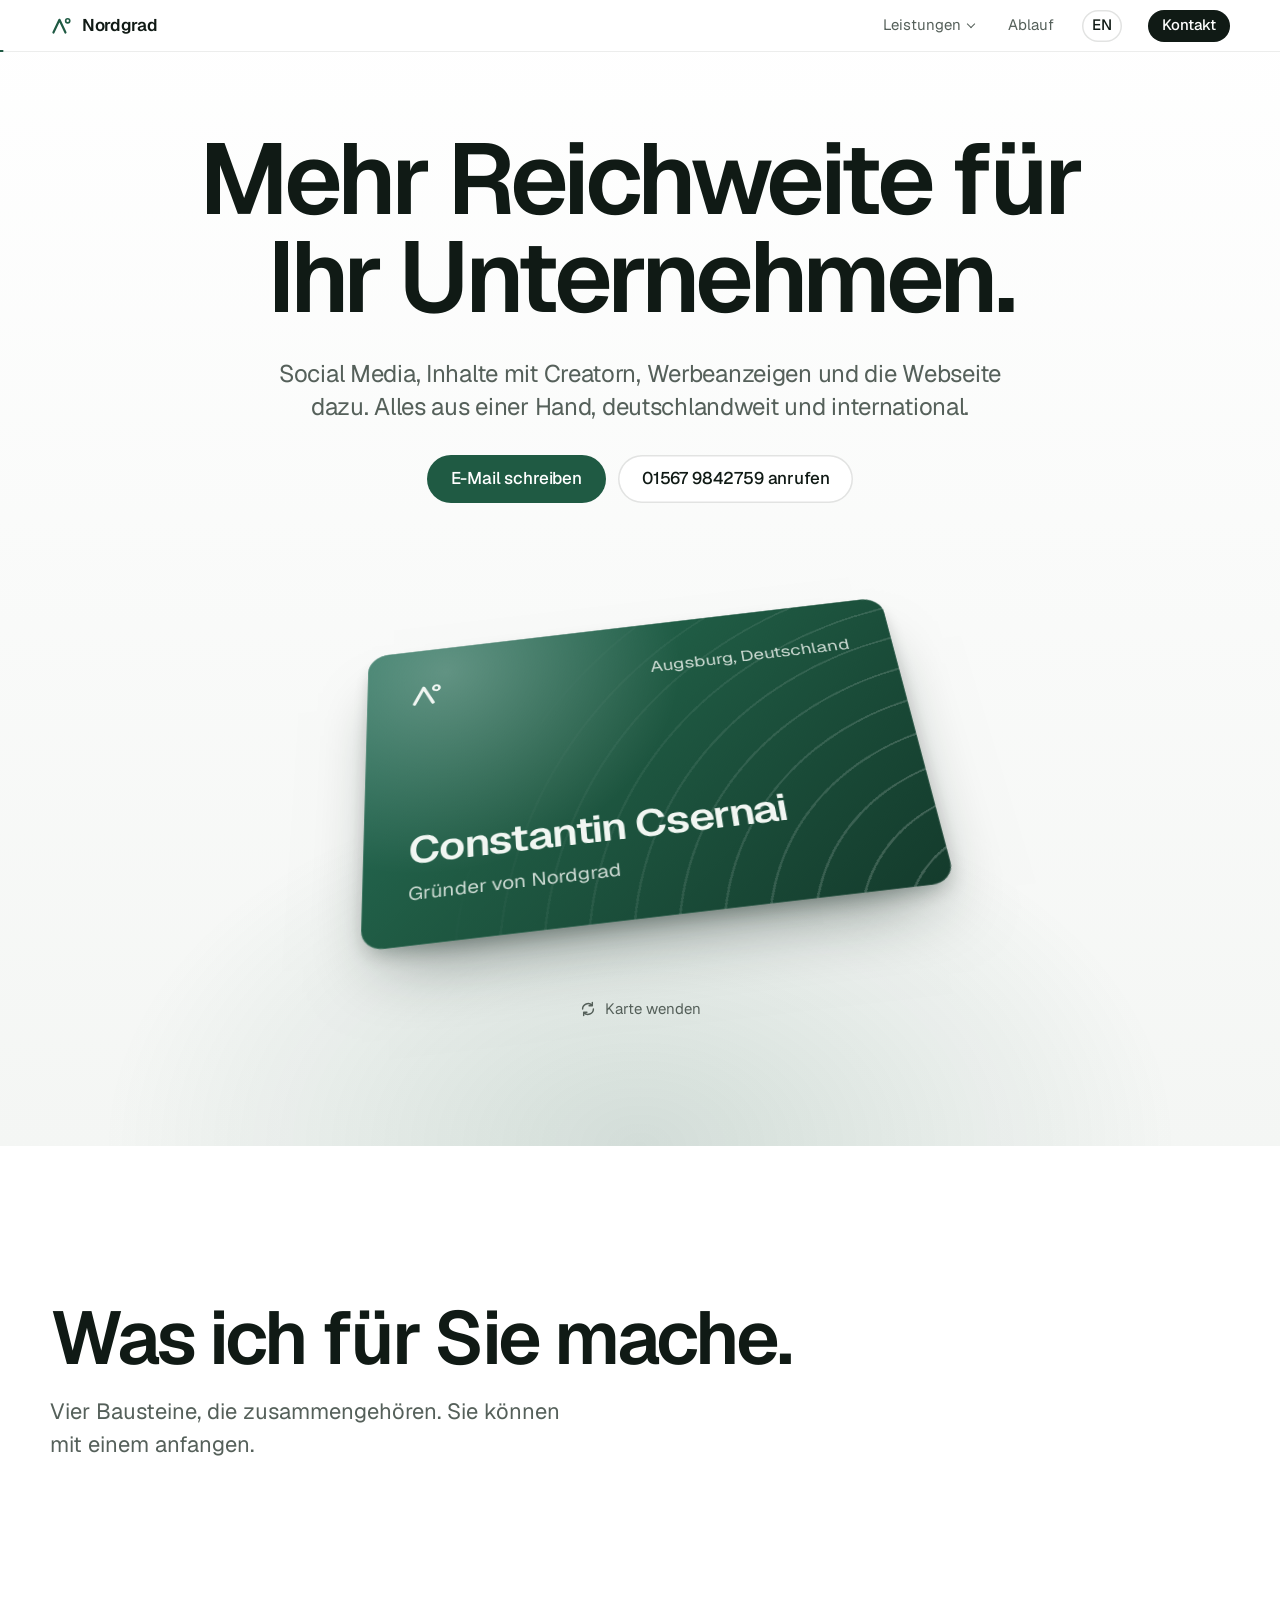
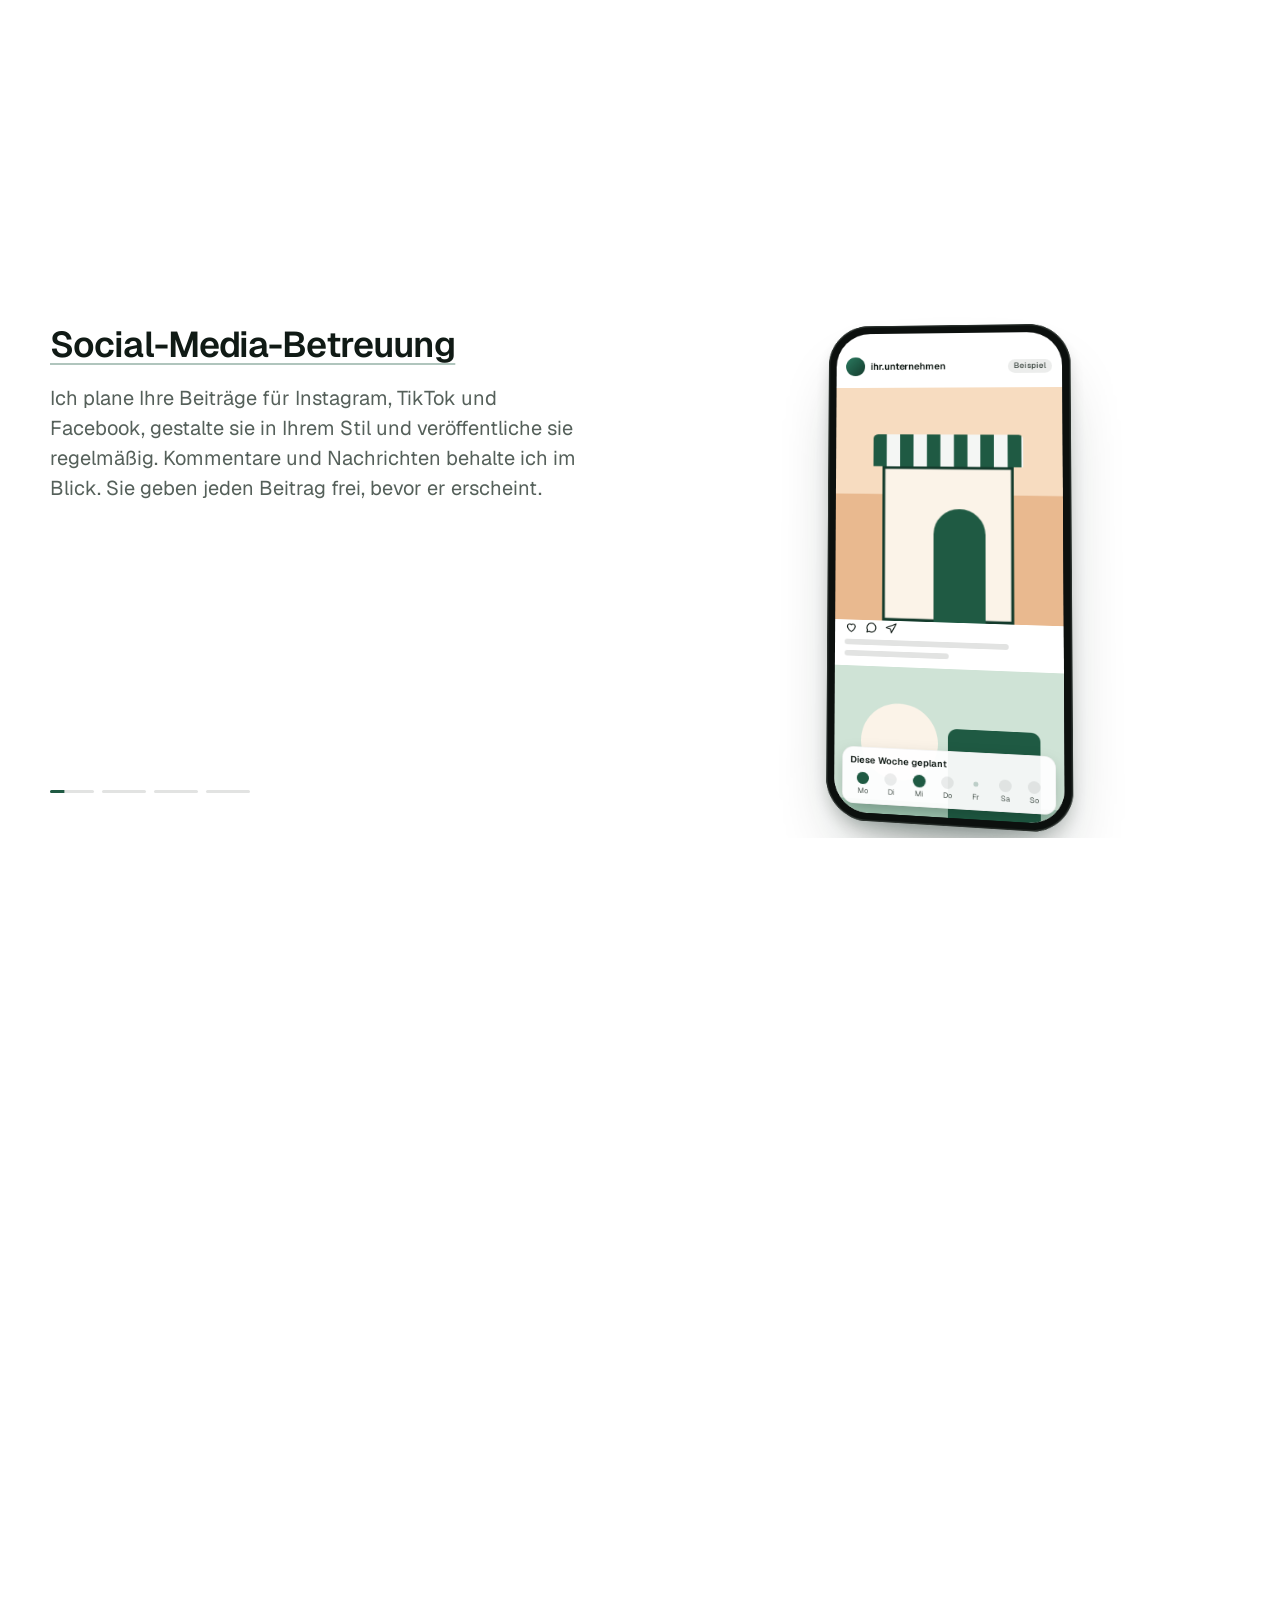
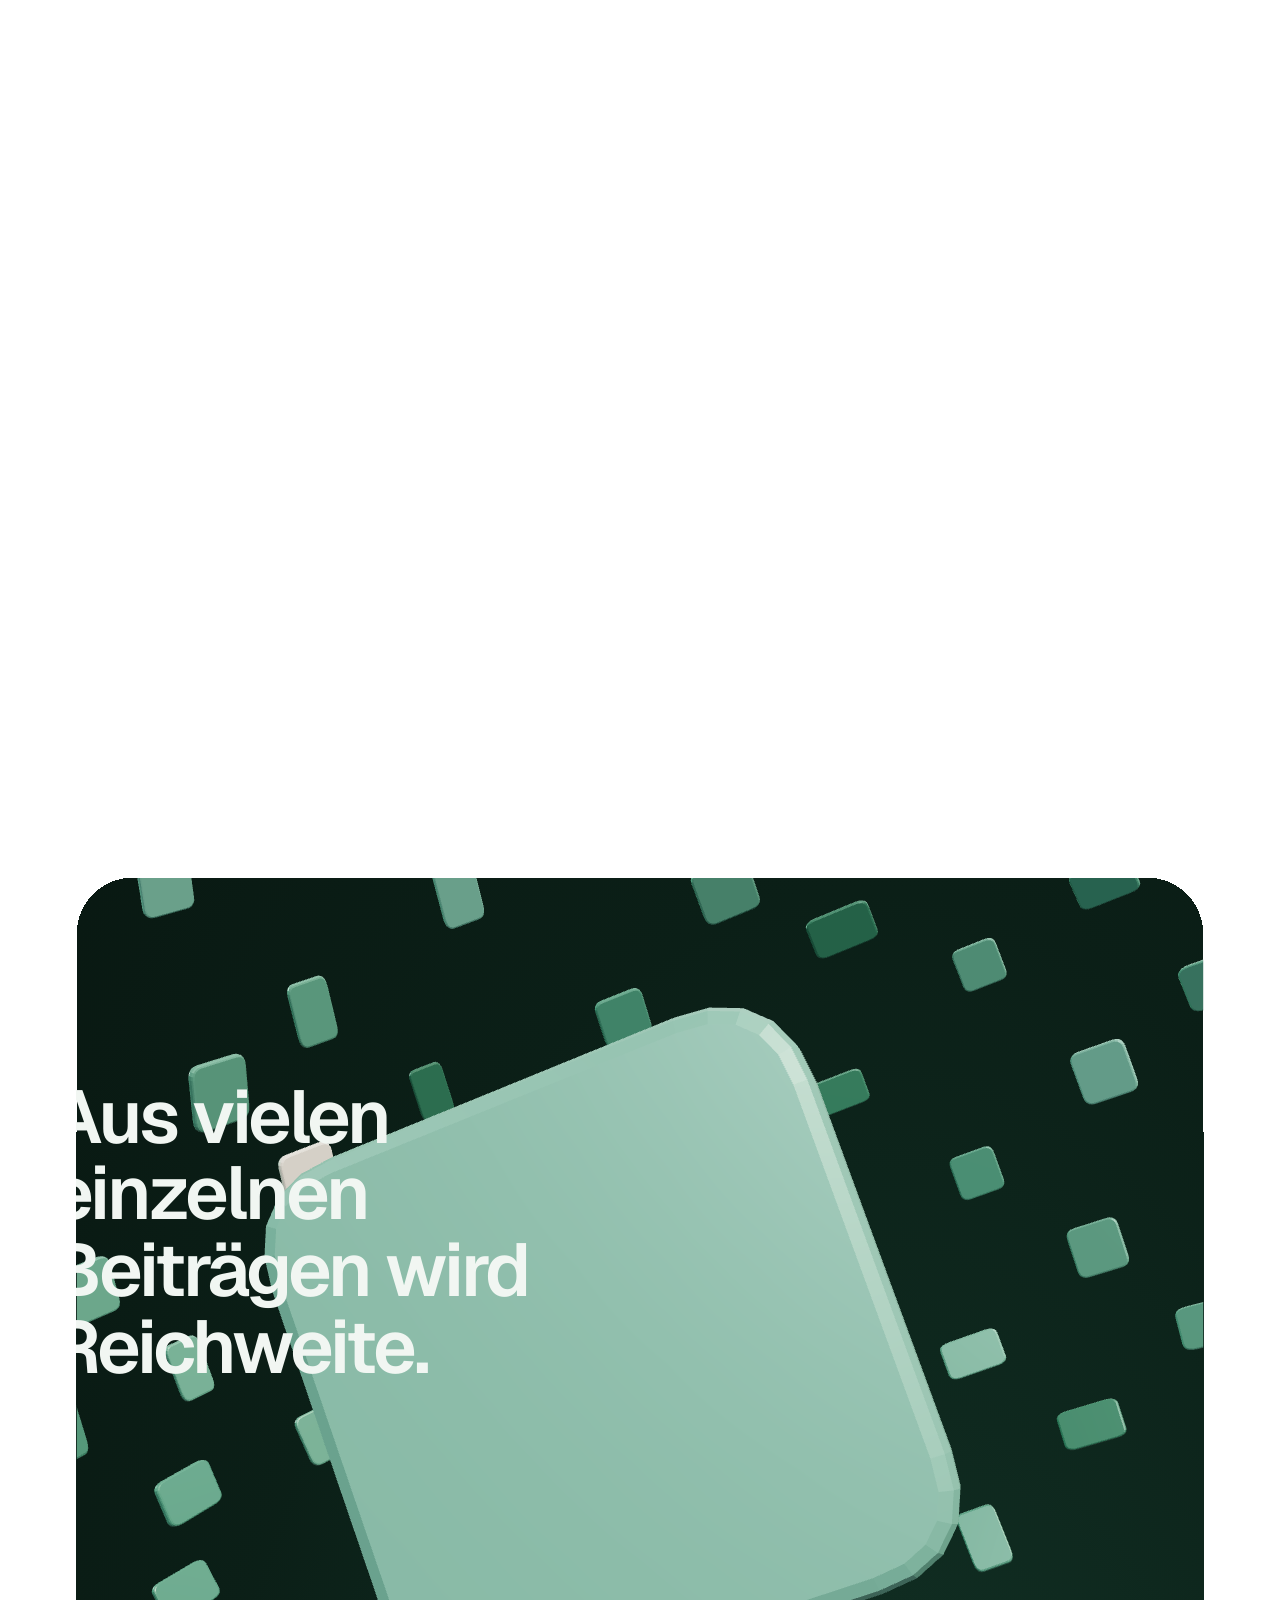
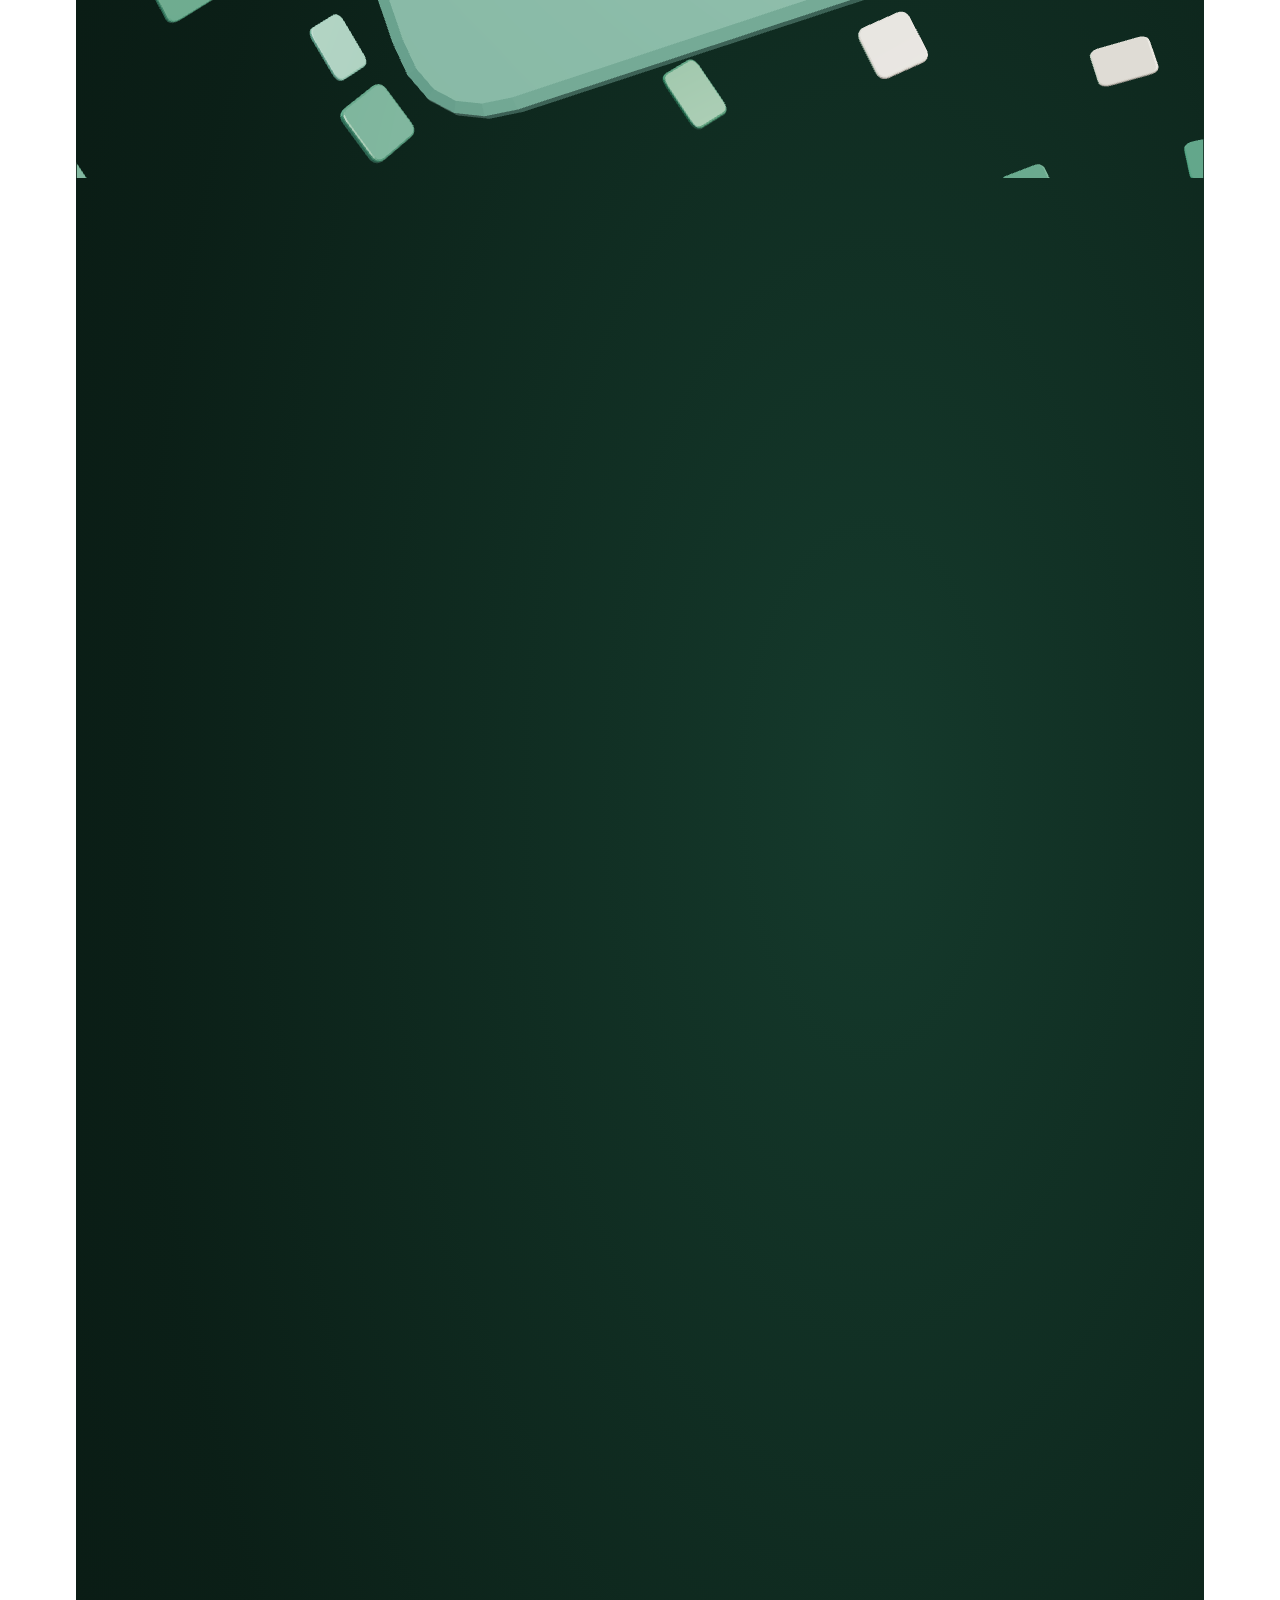
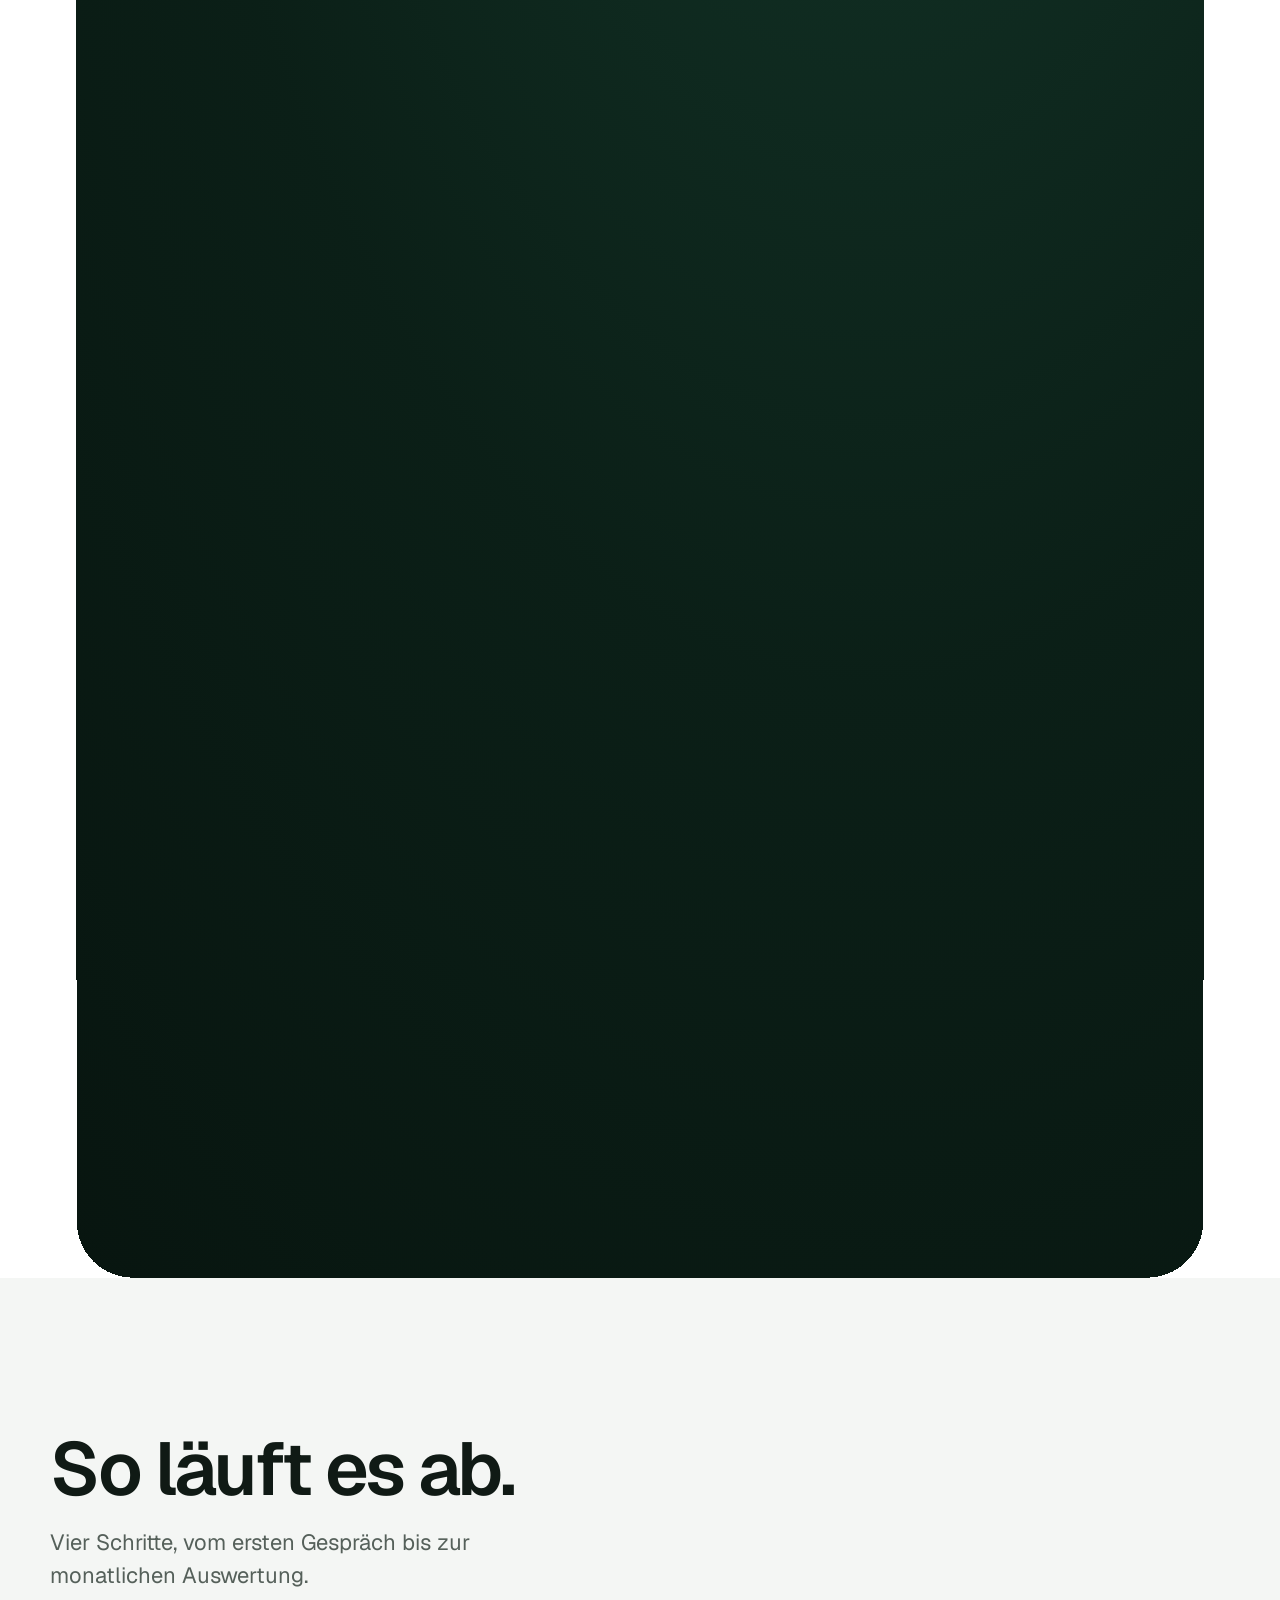
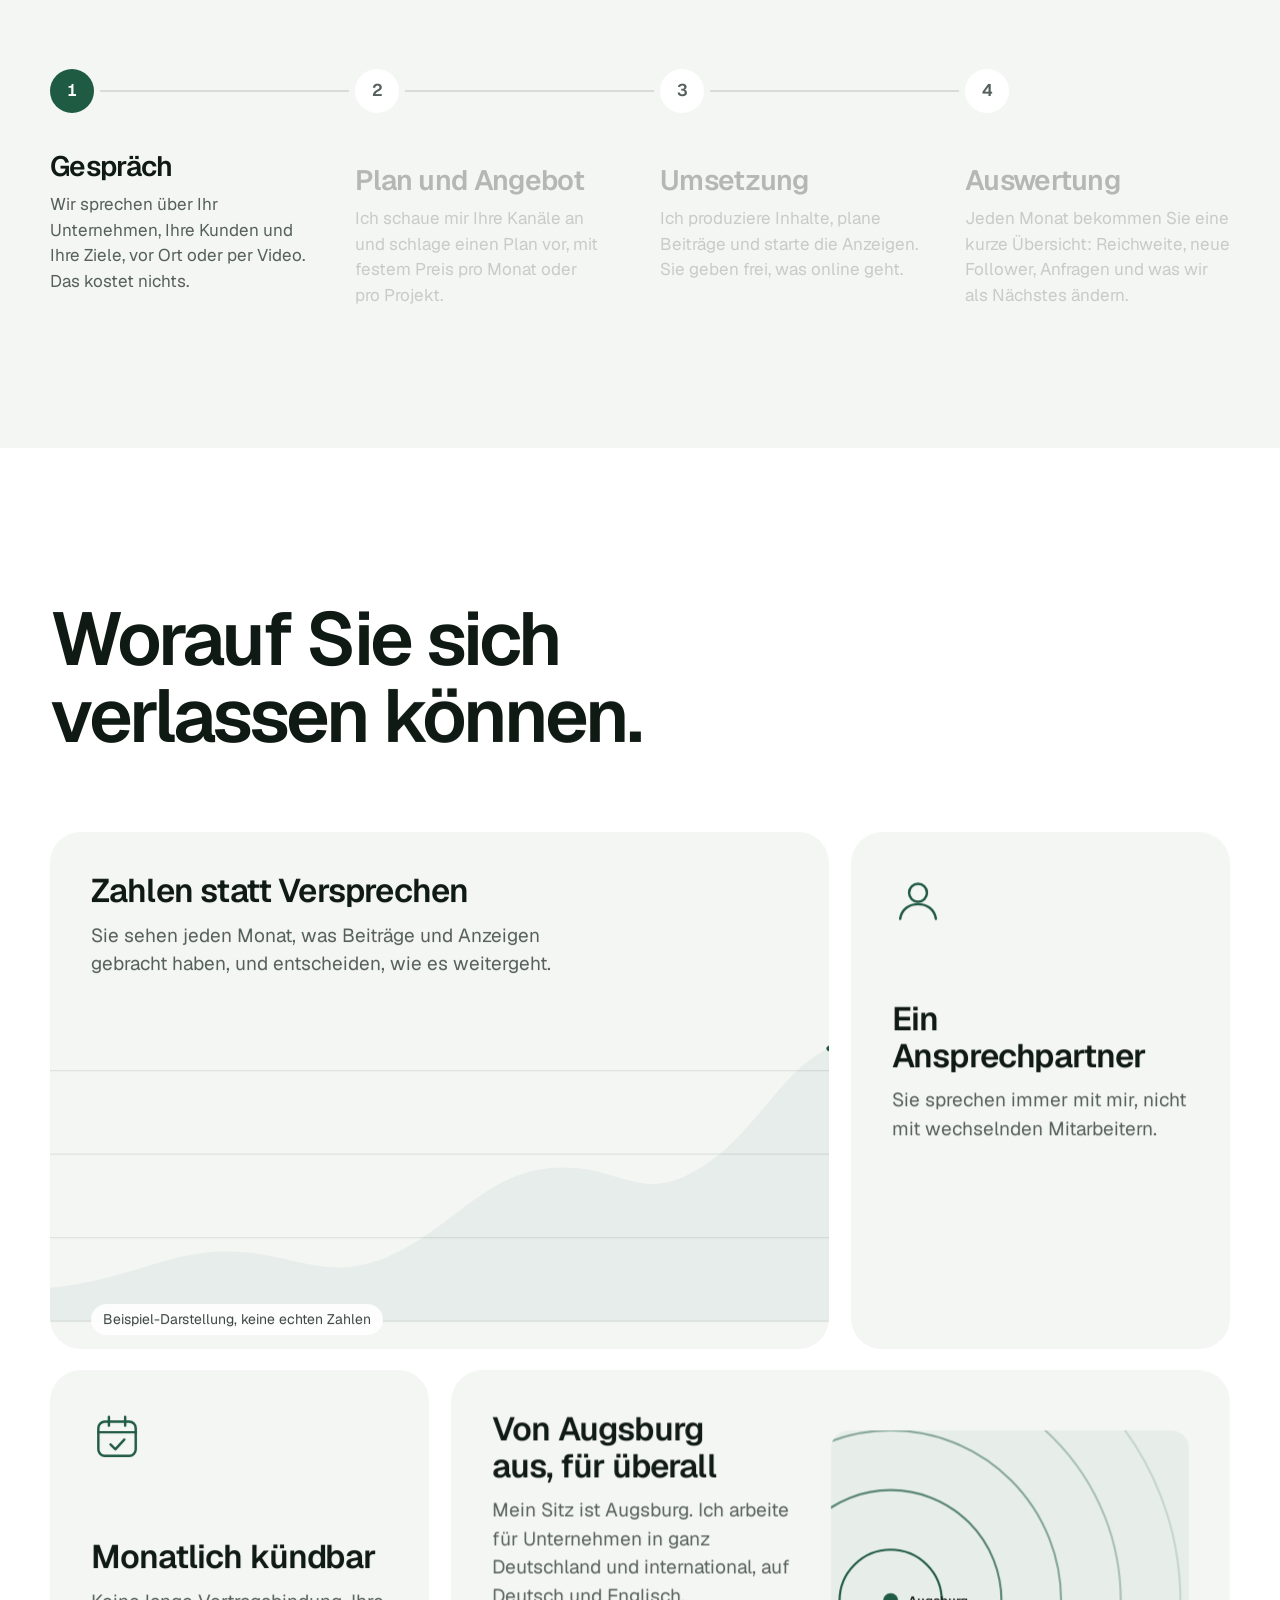
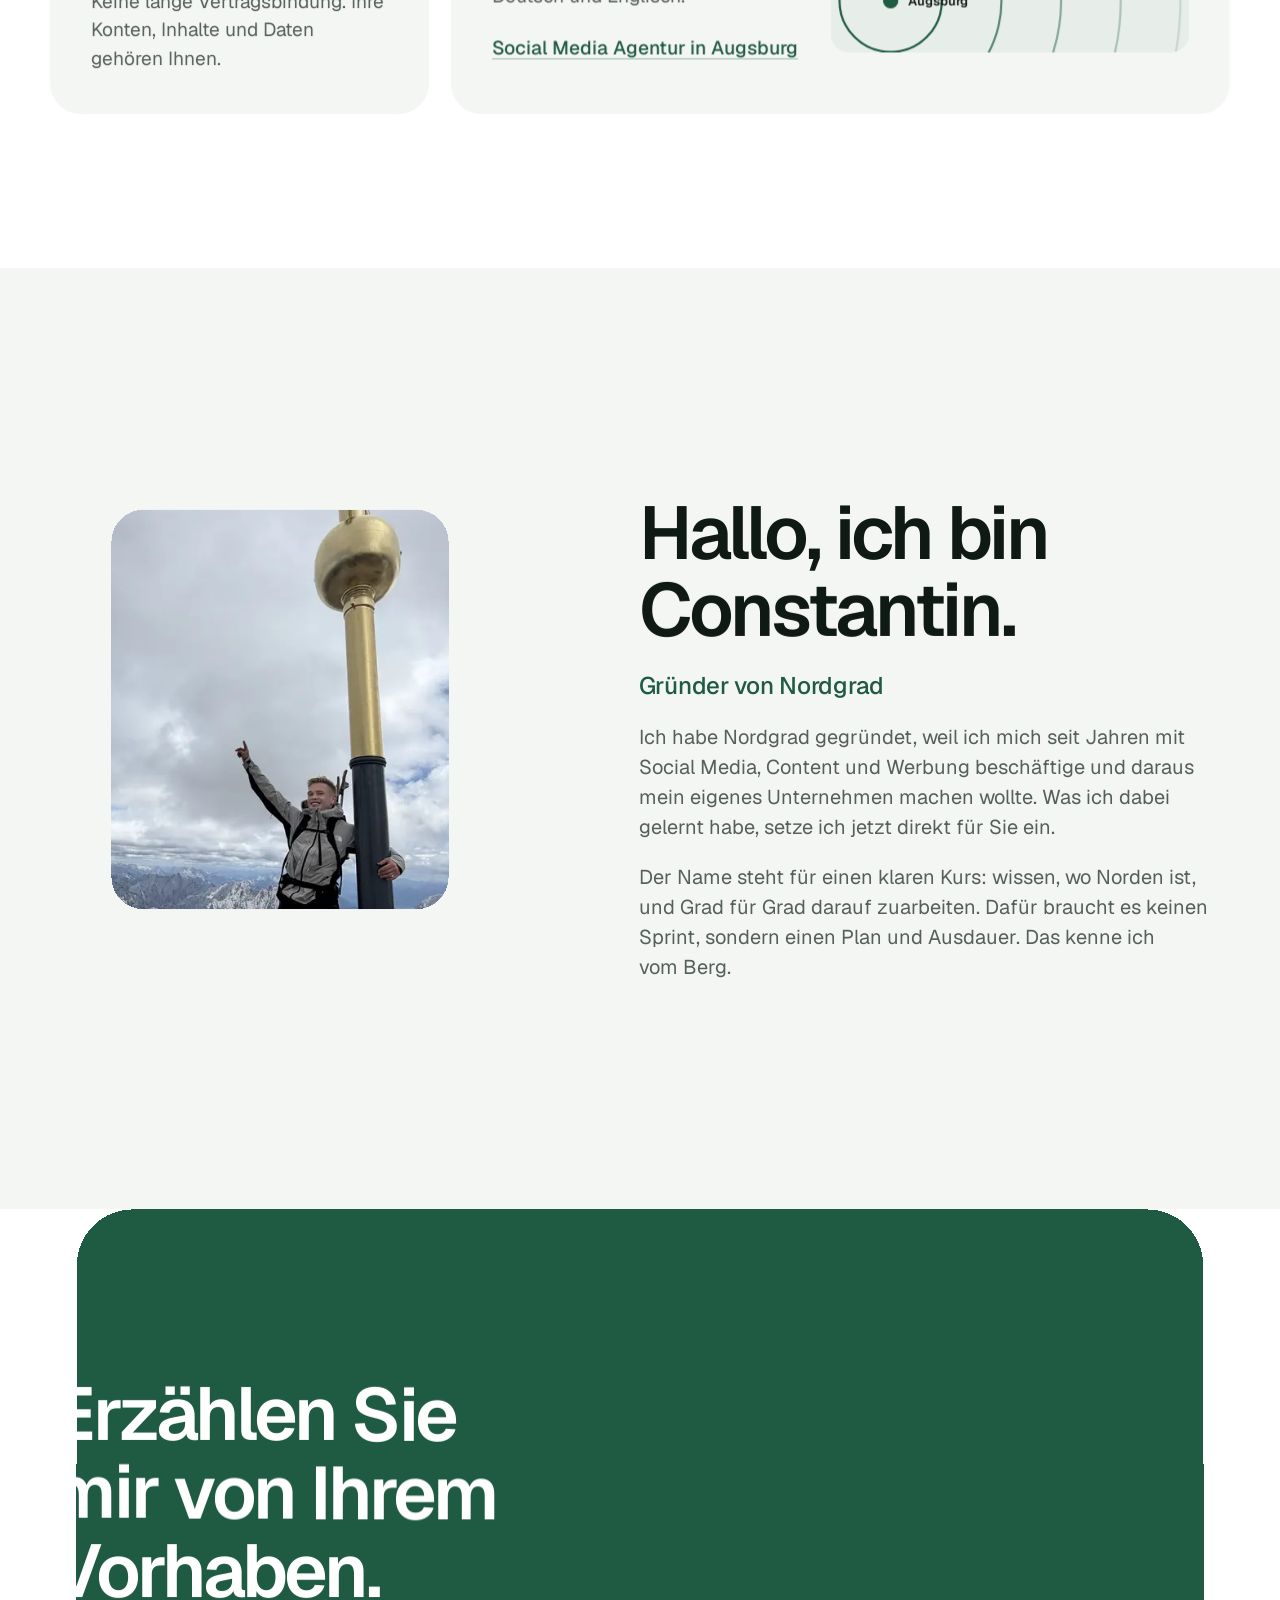
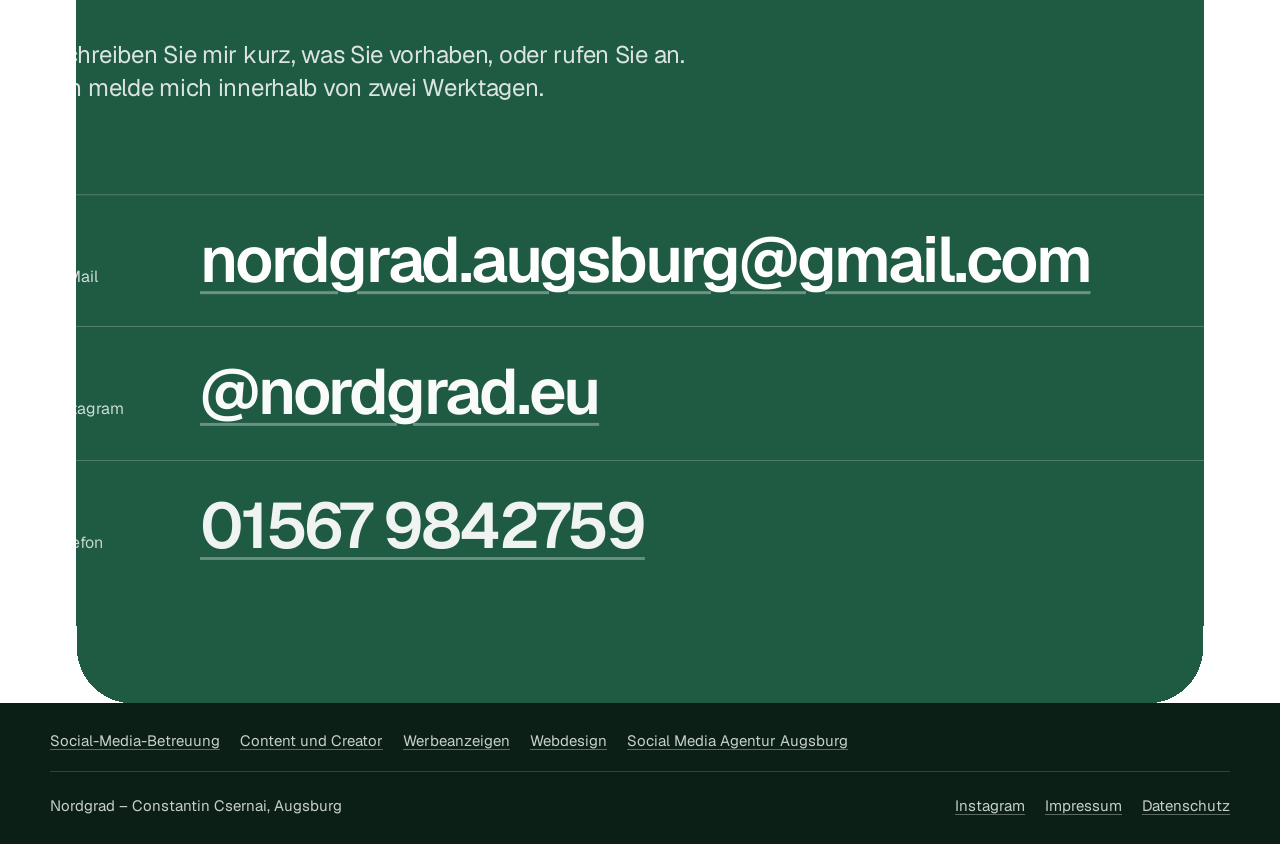
<file: index.html>
<!doctype html>
<html lang="de">
<head>
  <meta charset="utf-8">
  <meta name="viewport" content="width=device-width, initial-scale=1">
  <title>Nordgrad – Social Media, Werbeanzeigen und Webdesign aus Augsburg</title>
  <meta name="description" content="Social-Media-Betreuung, Content mit Creatorn, Werbeanzeigen und Webdesign aus einer Hand. Persönlich, monatlich kündbar, von Augsburg aus deutschlandweit.">
  <meta name="theme-color" content="#ffffff">
  <link rel="canonical" href="https://nordgrad.eu/">
  <link rel="alternate" hreflang="de" href="https://nordgrad.eu/">
  <link rel="alternate" hreflang="en" href="https://nordgrad.eu/en/">
  <link rel="alternate" hreflang="x-default" href="https://nordgrad.eu/">
  <link rel="icon" href="./favicon.ico" sizes="48x48">
  <link rel="icon" href="./zeichen.svg" type="image/svg+xml">
  <link rel="apple-touch-icon" href="./apple-touch-icon.png">
  <meta property="og:type" content="website">
  <meta property="og:site_name" content="Nordgrad">
  <meta property="og:title" content="Nordgrad – Social Media, Werbeanzeigen und Webdesign aus Augsburg">
  <meta property="og:description" content="Social-Media-Betreuung, Content mit Creatorn, Werbeanzeigen und Webdesign aus einer Hand. Persönlich, monatlich kündbar, von Augsburg aus deutschlandweit.">
  <meta property="og:url" content="https://nordgrad.eu/">
  <meta property="og:image" content="https://nordgrad.eu/og-bild.png">
  <meta property="og:image:width" content="1200">
  <meta property="og:image:height" content="630">
  <meta property="og:image:alt" content="Nordgrad: Social Media, Werbeanzeigen und Webdesign aus Augsburg">
  <meta property="og:locale" content="de_DE">
  <meta property="og:locale:alternate" content="en_US">
  <meta name="twitter:card" content="summary_large_image">
  <meta name="twitter:title" content="Nordgrad – Social Media, Werbeanzeigen und Webdesign aus Augsburg">
  <meta name="twitter:description" content="Social-Media-Betreuung, Content mit Creatorn, Werbeanzeigen und Webdesign aus einer Hand. Persönlich, monatlich kündbar, von Augsburg aus deutschlandweit.">
  <meta name="twitter:image" content="https://nordgrad.eu/og-bild.png">
  <script type="application/ld+json">{"@context":"https://schema.org","@graph":[{"@type":"Organization","@id":"https://nordgrad.eu/#organisation","name":"Nordgrad","url":"https://nordgrad.eu/","logo":{"@type":"ImageObject","url":"https://nordgrad.eu/logo-512.png","width":512,"height":512},"email":"nordgrad.augsburg@gmail.com","sameAs":["https://www.instagram.com/nordgrad.eu/"],"areaServed":[{"@type":"City","name":"Augsburg"},{"@type":"Country","name":"Deutschland"}],"address":{"@type":"PostalAddress","addressLocality":"Augsburg","addressRegion":"Bayern","addressCountry":"DE"}},{"@type":"WebSite","@id":"https://nordgrad.eu/#website","name":"Nordgrad","url":"https://nordgrad.eu/","inLanguage":"de","publisher":{"@id":"https://nordgrad.eu/#organisation"}}]}</script>
  <script>
    /* Bewegte Fassung nur, wenn das Gerät Bewegung nicht reduziert haben will.
       Falls das Hauptskript nicht lädt, wird nach 4 s alles ohne Bewegung gezeigt. */
    (function () {
      var d = document.documentElement;
      d.classList.add('js');
      // Die bewegte Fassung läuft immer, auch wenn am Gerät Animationen aus sind (Wunsch Consti, 22.11.2026).
      // Ruhige Fassung nur noch mit ?bewegung=aus.
      var erzwungen = !/[?&]bewegung=aus(&|$)/.test(location.search);
      if (erzwungen) d.classList.add('erzwungen');
      if (erzwungen || window.matchMedia('(prefers-reduced-motion: no-preference)').matches) {
        d.classList.add('bewegt');
        setTimeout(function () { if (!window.__seiteBereit) d.classList.remove('bewegt'); }, 4000);
      }
    })();
  </script>
  <script type="module" crossorigin src="./assets/menue-DpATVmkG.js"></script>
  <script type="module" crossorigin src="./assets/haupt-D8d3iiZb.js"></script>
  <link rel="stylesheet" crossorigin href="./assets/menue-G60tYJu2.css">
</head>
<body>
  <svg width="0" height="0" class="unsichtbar" aria-hidden="true" focusable="false">
    <symbol id="zeichen" viewBox="0 0 32 32">
      <g fill="none" stroke="currentColor" stroke-linecap="round" stroke-linejoin="round">
        <path d="M5 25.5 13.75 7 22.5 25.5" stroke-width="3.2"/>
        <circle cx="25.75" cy="8.5" r="3" stroke-width="2.4"/>
      </g>
    </symbol>
  </svg>

  <a class="sprung" href="#inhalt">Zum Inhalt springen</a>

  <header class="kopf">
    <div class="kopf-innen">
      <a class="kopf-name" href="./" aria-label="Nordgrad, zur Startseite">
        <svg class="kopf-zeichen" aria-hidden="true"><use href="#zeichen"/></svg>
        <span>Nordgrad</span>
      </a>
      <nav aria-label="Hauptnavigation">
        <details class="menue">
          <summary>Leistungen</summary>
          <ul class="menue-liste"><li><a href="./leistungen/social-media-betreuung/">Social-Media-Betreuung</a></li><li><a href="./leistungen/content-und-creator/">Content und Creator</a></li><li><a href="./leistungen/werbeanzeigen/">Werbeanzeigen</a></li><li><a href="./leistungen/webdesign/">Webdesign</a></li><li class="menue-ort"><a href="./social-media-agentur-augsburg/">Social Media Agentur Augsburg</a></li></ul>
        </details>
        <a class="nur-breit" href="./#ablauf">Ablauf</a>
        <a class="sprache" href="en/" lang="en" hreflang="en" aria-label="English version">EN</a>
        <a class="kopf-kontakt" href="./#kontakt">Kontakt</a>
      </nav>
    </div>
    <span class="lesefortschritt" aria-hidden="true"></span>
  </header>

  <main id="inhalt">
    <!-- 1. Einstieg mit 3D-Visitenkarte -->
    <section class="held" aria-labelledby="held-titel">
      <div class="huelle held-text">
        <h1 id="held-titel"><span class="wort"><span>Mehr</span></span> <span class="wort"><span>Reichweite</span></span> <span class="wort"><span>für</span></span> <span class="wort"><span>Ihr</span></span> <span class="wort"><span>Unternehmen.</span></span></h1>
        <p class="vorspann" data-auf>Social Media, Inhalte mit Creatorn, Werbeanzeigen und die Webseite dazu. Alles aus einer Hand, deutschlandweit und international.</p>
        <div class="knoepfe" data-auf>
          <a class="knopf voll" href="mailto:nordgrad.augsburg@gmail.com?subject=Anfrage%20Social%20Media">E-Mail schreiben</a>
          <a class="knopf leer" href="tel:+4915679842759">01567 9842759 anrufen</a>
        </div>
      </div>

      <div class="karte-raum">
        <div class="karte-scroll">
          <div class="karte-kipp">
            <div class="karte" id="karte">
              <div class="karte-seite karte-vorn">
                <div class="karte-muster" aria-hidden="true"></div>
                <div class="karte-glanz" aria-hidden="true"></div>
                <svg class="karte-zeichen" aria-hidden="true"><use href="#zeichen"/></svg>
                <div class="karte-kopf">
                  <p class="karte-name">Constantin Csernai</p>
                  <p class="karte-rolle">Gründer von Nordgrad</p>
                </div>
                <p class="karte-ort">Augsburg, Deutschland</p>
              </div>
              <div class="karte-seite karte-hinten" inert>
                <div class="karte-glanz" aria-hidden="true"></div>
                <dl class="karte-daten">
                  <div><dt>Telefon</dt><dd><a href="tel:+4915679842759">01567 9842759</a></dd></div>
                  <div><dt>E-Mail</dt><dd><a href="mailto:nordgrad.augsburg@gmail.com">nordgrad.augsburg@gmail.com</a></dd></div>
                  <div><dt>Sitz</dt><dd>Augsburg, Deutschland</dd></div>
                </dl>
              </div>
            </div>
          </div>
        </div>
        <button class="karte-wenden" type="button" aria-controls="karte" data-vor="Karte wenden" data-zurueck="Vorderseite zeigen">
          <svg viewBox="0 0 20 20" aria-hidden="true"><path d="M4 10a6 6 0 0 1 10.6-3.8M16 10a6 6 0 0 1-10.6 3.8M14.8 2.8v3.6h-3.6M5.2 17.2v-3.6h3.6" fill="none" stroke="currentColor" stroke-width="1.6" stroke-linecap="round" stroke-linejoin="round"/></svg>
          <span data-wenden-text>Karte wenden</span>
        </button>
      </div>
    </section>

    <!-- 2. Leistungen: Scroll-Szene mit Handy -->
    <section class="leistungen" id="leistungen" aria-labelledby="leistungen-titel">
      <div class="huelle abschnitt-kopf">
        <h2 id="leistungen-titel">Was ich für Sie mache.</h2>
        <p>Vier Bausteine, die zusammengehören. Sie können mit einem anfangen.</p>
      </div>

      <div class="spur" data-spur>
        <div class="buehne">
          <ol class="fortschritt" aria-hidden="true">
            <li><span></span></li><li><span></span></li><li><span></span></li><li><span></span></li>
          </ol>

          <article class="leistung" data-leistung>
            <div class="leistung-text">
              <h3><a class="leistung-link" href="./leistungen/social-media-betreuung/">Social-Media-Betreuung</a></h3>
              <p>Ich plane Ihre Beiträge für Instagram, TikTok und Facebook, gestalte sie in Ihrem Stil und veröffentliche sie regelmäßig. Kommentare und Nachrichten behalte ich im Blick. Sie geben jeden Beitrag frei, bevor er erscheint.</p>
            </div>
            <div class="geraet" role="img" aria-label="Beispielbild: ein Social-Media-Profil mit Beiträgen und dem Wochenplan für neue Beiträge">
              <div class="schirm"><div class="schirm-inhalt s-feed" aria-hidden="true">
                <div class="app-kopf"><span class="avatar"></span><span class="app-name">ihr.unternehmen</span><span class="marke">Beispiel</span></div>
                <div class="beitrag">
                  <div class="bild bild-laden"><i></i><i></i><i></i></div>
                  <div class="aktionen"><svg viewBox="0 0 24 24"><path d="M12 20s-7-4.4-7-9.6A4 4 0 0 1 12 8a4 4 0 0 1 7 2.4C19 15.6 12 20 12 20z"/></svg><svg viewBox="0 0 24 24"><path d="M20 12a8 8 0 0 1-11.8 7L4 20l1.1-4A8 8 0 1 1 20 12z"/></svg><svg viewBox="0 0 24 24"><path d="m20 4-8.5 16-2-7-7-2z"/></svg></div>
                  <span class="zeile" style="--w:72%"></span>
                  <span class="zeile" style="--w:46%"></span>
                </div>
                <div class="beitrag"><div class="bild bild-zwei"><i></i><i></i></div></div>
                <div class="plan">
                  <span class="plan-titel">Diese Woche geplant</span>
                  <ol class="tage"><li class="an"><b></b>Mo</li><li><b></b>Di</li><li class="an"><b></b>Mi</li><li><b></b>Do</li><li class="an"><b></b>Fr</li><li><b></b>Sa</li><li><b></b>So</li></ol>
                </div>
              </div></div>
            </div>
          </article>

          <article class="leistung" data-leistung>
            <div class="leistung-text">
              <h3><a class="leistung-link" href="./leistungen/content-und-creator/">Content und Creator</a></h3>
              <p>Kurzvideos, Reels und Fotos für Ihre Kanäle. In Augsburg und Umgebung drehe ich selbst bei Ihnen vor Ort. Auf Wunsch bringe ich Sie mit Creatorn zusammen, die zu Ihrem Unternehmen und Ihrer Region passen.</p>
            </div>
            <div class="geraet" role="img" aria-label="Beispielbild: ein Kurzvideo mit drei Einstellungen aus einem Unternehmen">
              <div class="schirm"><div class="schirm-inhalt s-reel" aria-hidden="true">
                <div class="streifen">
                  <div class="schuss schuss-1"><b></b><i></i><u></u></div>
                  <div class="schuss schuss-2"><i></i><b></b></div>
                  <div class="schuss schuss-3"><i></i></div>
                </div>
                <span class="marke hell">Beispiel</span>
                <div class="reel-leiste"><svg viewBox="0 0 24 24"><path d="M12 20s-7-4.4-7-9.6A4 4 0 0 1 12 8a4 4 0 0 1 7 2.4C19 15.6 12 20 12 20z"/></svg><svg viewBox="0 0 24 24"><path d="M20 12a8 8 0 0 1-11.8 7L4 20l1.1-4A8 8 0 1 1 20 12z"/></svg><svg viewBox="0 0 24 24"><path d="m20 4-8.5 16-2-7-7-2z"/></svg></div>
                <div class="reel-fuss">
                  <span class="reel-wer"><span class="avatar"></span>Creator</span>
                  <span class="reel-titel">Ein Tag bei Ihnen im Unternehmen</span>
                  <span class="reel-balken"><i></i></span>
                </div>
              </div></div>
            </div>
          </article>

          <article class="leistung" data-leistung>
            <div class="leistung-text">
              <h3><a class="leistung-link" href="./leistungen/werbeanzeigen/">Werbeanzeigen</a></h3>
              <p>Anzeigen auf Instagram, Facebook und TikTok für genau die Menschen, die Sie erreichen wollen: im Umkreis Ihres Standorts, in einem Land oder in mehreren. Sie legen das Budget fest, ich richte die Kampagnen ein, verbessere sie laufend und zeige Ihnen, was sie gebracht haben.</p>
            </div>
            <div class="geraet" role="img" aria-label="Beispielbild: eine Karte mit einem Umkreis um einen Standort und darunter eine Anzeige">
              <div class="schirm"><div class="schirm-inhalt s-anzeige" aria-hidden="true">
                <div class="karte-flaeche">
                  <svg viewBox="0 0 200 220" preserveAspectRatio="xMidYMid slice">
                    <rect width="200" height="220" fill="#e7eee9"/>
                    <g fill="none" stroke="#fff" stroke-width="5" stroke-linecap="round">
                      <path d="M-10 60 80 78l130 -30M30 -10l22 120 -20 130M120 -10l18 100 40 140M-10 150l110 -16 110 34"/>
                    </g>
                    <g fill="none" stroke="#fff" stroke-width="2.4" stroke-linecap="round">
                      <path d="M0 105l52 4M52 109l88 -20M70 0l14 78M84 78l16 56M150 60l60 14M100 134l-14 90M138 90l-38 44"/>
                    </g>
                    <path d="M172 -10c-8 40 6 70 -4 110s-26 70 -20 130" fill="none" stroke="#a9cfe0" stroke-width="9" stroke-linecap="round"/>
                    <path d="M-10 196c40 -6 70 -30 100 -34" fill="none" stroke="#a9cfe0" stroke-width="5" stroke-linecap="round"/>
                    <rect x="20" y="20" width="26" height="22" rx="4" fill="#d3e4d8"/>
                    <rect x="112" y="150" width="34" height="26" rx="4" fill="#d3e4d8"/>
                  </svg>
                  <span class="umkreis"></span>
                  <span class="nadel"><svg viewBox="0 0 24 30"><path d="M12 29S2 18.5 2 11.5a10 10 0 0 1 20 0C22 18.5 12 29 12 29z"/><circle cx="12" cy="11.5" r="3.6" fill="#fff"/></svg></span>
                  <span class="marke">Beispiel</span>
                </div>
                <div class="regler"><span>Umkreis um Ihren Standort</span><span class="regler-bahn"><i></i><b></b></span></div>
                <div class="anzeige">
                  <span class="avatar"></span>
                  <span class="anzeige-text"><span class="app-name">ihr.unternehmen</span><span class="gesponsert">Gesponsert</span></span>
                  <span class="anzeige-knopf">Mehr erfahren</span>
                </div>
              </div></div>
            </div>
          </article>

          <article class="leistung" data-leistung>
            <div class="leistung-text">
              <h3><a class="leistung-link" href="./leistungen/webdesign/">Webdesign</a></h3>
              <p>Eine schnelle, klare Webseite, auf der Besucher aus Social Media und Werbung sofort finden, was sie suchen, und Sie direkt anrufen oder anschreiben. Mit Impressum und Datenschutzerklärung, ohne Werkzeuge, die Daten Ihrer Besucher an Dritte schicken.</p>
            </div>
            <div class="geraet" role="img" aria-label="Beispielbild: eine Webseite auf dem Handy, die sich aus Bausteinen zusammensetzt">
              <div class="schirm"><div class="schirm-inhalt s-web" aria-hidden="true">
                <div class="browser"><span class="adresse">ihr-unternehmen.de</span><span class="marke">Beispiel</span></div>
                <div class="web-held baustein"><span class="zeile hell" style="--w:78%"></span><span class="zeile hell" style="--w:52%"></span></div>
                <div class="web-knopf baustein">Anrufen</div>
                <div class="web-zeilen baustein"><span class="zeile" style="--w:92%"></span><span class="zeile" style="--w:84%"></span><span class="zeile" style="--w:60%"></span></div>
                <div class="web-kacheln"><span class="baustein"></span><span class="baustein"></span></div>
                <div class="web-fuss baustein"><span>Impressum</span><span>Datenschutz</span></div>
              </div></div>
            </div>
          </article>
        </div>
      </div>
    </section>

    <!-- 3. Weltkugel aus Beitrags-Kacheln (3D) -->
    <section class="kugel" aria-labelledby="kugel-titel">
      <div class="kugel-spur" data-kugel>
        <div class="kugel-buehne">
          <div class="kugel-bild">
            <canvas class="kugel-leinwand" aria-hidden="true"></canvas>
            <svg class="kugel-ersatz" aria-hidden="true"><use href="#zeichen"/></svg>
          </div>
          <div class="huelle kugel-text">
            <h2 id="kugel-titel">Aus vielen einzelnen Beiträgen wird Reichweite.</h2>
            <p data-kugel-satz>Ein Beitrag allein fällt kaum auf. Regelmäßig, geplant und im gleichen Stil entsteht daraus ein Bild, das man wiedererkennt.</p>
            <p class="kugel-notiz" data-kugel-satz>Jede Kachel steht für einen Beitrag. Zusammen reichen sie weit über die eigene Stadt hinaus.</p>
          </div>
        </div>
      </div>
    </section>

    <!-- 4. Ablauf -->
    <section class="ablauf" id="ablauf" aria-labelledby="ablauf-titel">
      <div class="huelle">
        <div class="abschnitt-kopf">
          <h2 id="ablauf-titel">So läuft es ab.</h2>
          <p>Vier Schritte, vom ersten Gespräch bis zur monatlichen Auswertung.</p>
        </div>
        <ol class="schritte" data-schritte>
          <li class="schritte-linie" aria-hidden="true"><span></span></li>
          <li class="schritt">
            <span class="schritt-nr" aria-hidden="true">1</span>
            <h3>Gespräch</h3>
            <p>Wir sprechen über Ihr Unternehmen, Ihre Kunden und Ihre Ziele, vor Ort oder per Video. Das kostet nichts.</p>
          </li>
          <li class="schritt">
            <span class="schritt-nr" aria-hidden="true">2</span>
            <h3>Plan und Angebot</h3>
            <p>Ich schaue mir Ihre Kanäle an und schlage einen Plan vor, mit festem Preis pro Monat oder pro Projekt.</p>
          </li>
          <li class="schritt">
            <span class="schritt-nr" aria-hidden="true">3</span>
            <h3>Umsetzung</h3>
            <p>Ich produziere Inhalte, plane Beiträge und starte die Anzeigen. Sie geben frei, was online geht.</p>
          </li>
          <li class="schritt">
            <span class="schritt-nr" aria-hidden="true">4</span>
            <h3>Auswertung</h3>
            <p>Jeden Monat bekommen Sie eine kurze Übersicht: Reichweite, neue Follower, Anfragen und was wir als Nächstes ändern.</p>
          </li>
        </ol>
      </div>
    </section>

    <!-- 5. Zusagen -->
    <section class="zusagen" aria-labelledby="zusagen-titel">
      <div class="huelle">
        <div class="abschnitt-kopf">
          <h2 id="zusagen-titel">Worauf Sie sich verlassen können.</h2>
        </div>
        <div class="kacheln">
          <article class="kachel kachel-zahlen" data-kachel>
            <div class="kachel-text">
              <h3>Zahlen statt Versprechen</h3>
              <p>Sie sehen jeden Monat, was Beiträge und Anzeigen gebracht haben, und entscheiden, wie es weitergeht.</p>
            </div>
            <figure class="kurve">
              <svg viewBox="0 0 560 240" role="img" aria-label="Beispiel-Darstellung einer Monatsübersicht mit einer steigenden Linie. Keine echten Zahlen.">
                <g class="kurve-raster" fill="none" stroke="currentColor">
                  <path d="M0 40h560M0 100h560M0 160h560M0 220h560"/>
                </g>
                <path class="kurve-flaeche" d="M0 196C60 190 86 168 132 170s66 22 110 4 70-60 118-64 62 26 104 2 62-74 96-88V220H0z"/>
                <path class="kurve-linie" pathLength="1" d="M0 196C60 190 86 168 132 170s66 22 110 4 70-60 118-64 62 26 104 2 62-74 96-88" fill="none" stroke-linecap="round"/>
                <circle class="kurve-punkt" cx="560" cy="24" r="7"/>
              </svg>
              <figcaption>Beispiel-Darstellung, keine echten Zahlen</figcaption>
            </figure>
          </article>

          <article class="kachel kachel-einer" data-kachel>
            <svg class="kachel-zeichen" viewBox="0 0 64 64" aria-hidden="true"><circle cx="32" cy="24" r="11"/><path d="M10 56c2-12 11-18 22-18s20 6 22 18"/></svg>
            <h3>Ein Ansprechpartner</h3>
            <p>Sie sprechen immer mit mir, nicht mit wechselnden Mitarbeitern.</p>
          </article>

          <article class="kachel kachel-monat" data-kachel>
            <svg class="kachel-zeichen" viewBox="0 0 64 64" aria-hidden="true"><rect x="9" y="13" width="46" height="42" rx="8"/><path d="M9 26h46M22 7v11M42 7v11M24 41l6 6 11-12"/></svg>
            <h3>Monatlich kündbar</h3>
            <p>Keine lange Vertragsbindung. Ihre Konten, Inhalte und Daten gehören Ihnen.</p>
          </article>

          <article class="kachel kachel-ort" data-kachel>
            <div class="kachel-text">
              <h3>Von Augsburg aus, für überall</h3>
              <p>Mein Sitz ist Augsburg. Ich arbeite für Unternehmen in ganz Deutschland und international, auf Deutsch und Englisch.</p>
              <p class="kachel-link"><a href="./social-media-agentur-augsburg/">Social Media Agentur in Augsburg</a></p>
            </div>
            <svg class="ringe" viewBox="0 0 420 260" role="img" aria-label="Zeichnung: Ringe, die sich von einem Punkt namens Augsburg nach außen ausbreiten">
              <g fill="none" stroke-linecap="round" class="ringe-linien">
                <circle cx="70" cy="200" r="60"/>
                <circle cx="70" cy="200" r="130"/>
                <circle cx="70" cy="200" r="200"/>
                <circle cx="70" cy="200" r="270"/>
                <circle cx="70" cy="200" r="340"/>
              </g>
              <circle cx="70" cy="200" r="9" class="ringe-punkt"/>
              <text x="90" y="205" class="ringe-name">Augsburg</text>
            </svg>
          </article>
        </div>
      </div>
    </section>

    <!-- 6. Gründer -->
    <section class="gruender" id="gruender" aria-labelledby="gruender-titel">
      <div class="huelle gruender-innen">
        <div class="gruender-bilder" data-fotos>
          <figure class="foto foto-gross">
            <picture>
              <source type="image/webp" srcset="./assets/gruender-640-DSlIWgrx.webp 640w, ./assets/gruender-1100-C5ogRq-_.webp 1100w" sizes="(min-width: 900px) 460px, 86vw">
              <img src="./assets/gruender-640-C05rMb9t.jpg" srcset="./assets/gruender-640-C05rMb9t.jpg 640w, ./assets/gruender-1100-Bwjng8sl.jpg 1100w" sizes="(min-width: 900px) 460px, 86vw" width="1100" height="1375" loading="lazy" decoding="async" alt="Constantin Csernai lachend am Gipfelkreuz, dahinter ein Bergpanorama">
            </picture>
          </figure>
          <figure class="foto foto-klein">
            <picture>
              <source type="image/webp" srcset="./assets/wanderung-400-BqQjDS2V.webp 400w, ./assets/wanderung-720-Ce9hVLnf.webp 720w" sizes="(min-width: 900px) 200px, 38vw">
              <img src="./assets/wanderung-400-D5PI53Se.jpg" srcset="./assets/wanderung-400-D5PI53Se.jpg 400w, ./assets/wanderung-720-DBKDxk9D.jpg 720w" sizes="(min-width: 900px) 200px, 38vw" width="720" height="900" loading="lazy" decoding="async" alt="Constantin Csernai mit Hund auf einer Wanderung">
            </picture>
          </figure>
        </div>
        <div class="gruender-text">
          <h2 id="gruender-titel">Hallo, ich bin Constantin.</h2>
          <p class="vorspann">Gründer von Nordgrad</p>
          <p>Ich habe Nordgrad gegründet, weil ich mich seit Jahren mit Social Media, Content und Werbung beschäftige und daraus mein eigenes Unternehmen machen wollte. Was ich dabei gelernt habe, setze ich jetzt direkt für Sie ein.</p>
          <p>Der Name steht für einen klaren Kurs: wissen, wo Norden ist, und Grad für Grad darauf zuarbeiten. Dafür braucht es keinen Sprint, sondern einen Plan und Ausdauer. Das kenne ich vom Berg.</p>
        </div>
      </div>
    </section>

    <!-- 7. Kontakt -->
    <section class="kontakt" id="kontakt" aria-labelledby="kontakt-titel">
      <div class="huelle">
        <h2 id="kontakt-titel">Erzählen Sie mir von Ihrem Vorhaben.</h2>
        <p class="vorspann">Schreiben Sie mir kurz, was Sie vorhaben, oder rufen Sie an. Ich melde mich innerhalb von zwei Werktagen.</p>
        <ul class="kontakt-wege">
          <li>
            <span class="kontakt-art">E-Mail</span>
            <a href="mailto:nordgrad.augsburg@gmail.com?subject=Anfrage%20Social%20Media">nordgrad.augsburg<wbr>@gmail.com</a>
          </li>
          <li>
            <span class="kontakt-art">Instagram</span>
            <a href="https://www.instagram.com/nordgrad.eu/" rel="noopener me">@nordgrad.eu</a>
          </li>
          <li>
            <span class="kontakt-art">Telefon</span>
            <a href="tel:+4915679842759">01567 9842759</a>
          </li>
        </ul>
      </div>
    </section>
  </main>

  <footer class="fuss">
    <div class="huelle fuss-innen">
      <nav class="fuss-leistungen" aria-label="Leistungen">
        <a href="./leistungen/social-media-betreuung/">Social-Media-Betreuung</a> <a href="./leistungen/content-und-creator/">Content und Creator</a> <a href="./leistungen/werbeanzeigen/">Werbeanzeigen</a> <a href="./leistungen/webdesign/">Webdesign</a>
        <a href="./social-media-agentur-augsburg/">Social Media Agentur Augsburg</a>
      </nav>
      <span>Nordgrad – Constantin Csernai, Augsburg</span>
      <nav aria-label="Rechtliches">
        <a href="https://www.instagram.com/nordgrad.eu/" rel="noopener me">Instagram</a>
        <a href="impressum.html">Impressum</a>
        <a href="datenschutz.html">Datenschutz</a>
      </nav>
    </div>
  </footer>

</body>
</html>
</file>
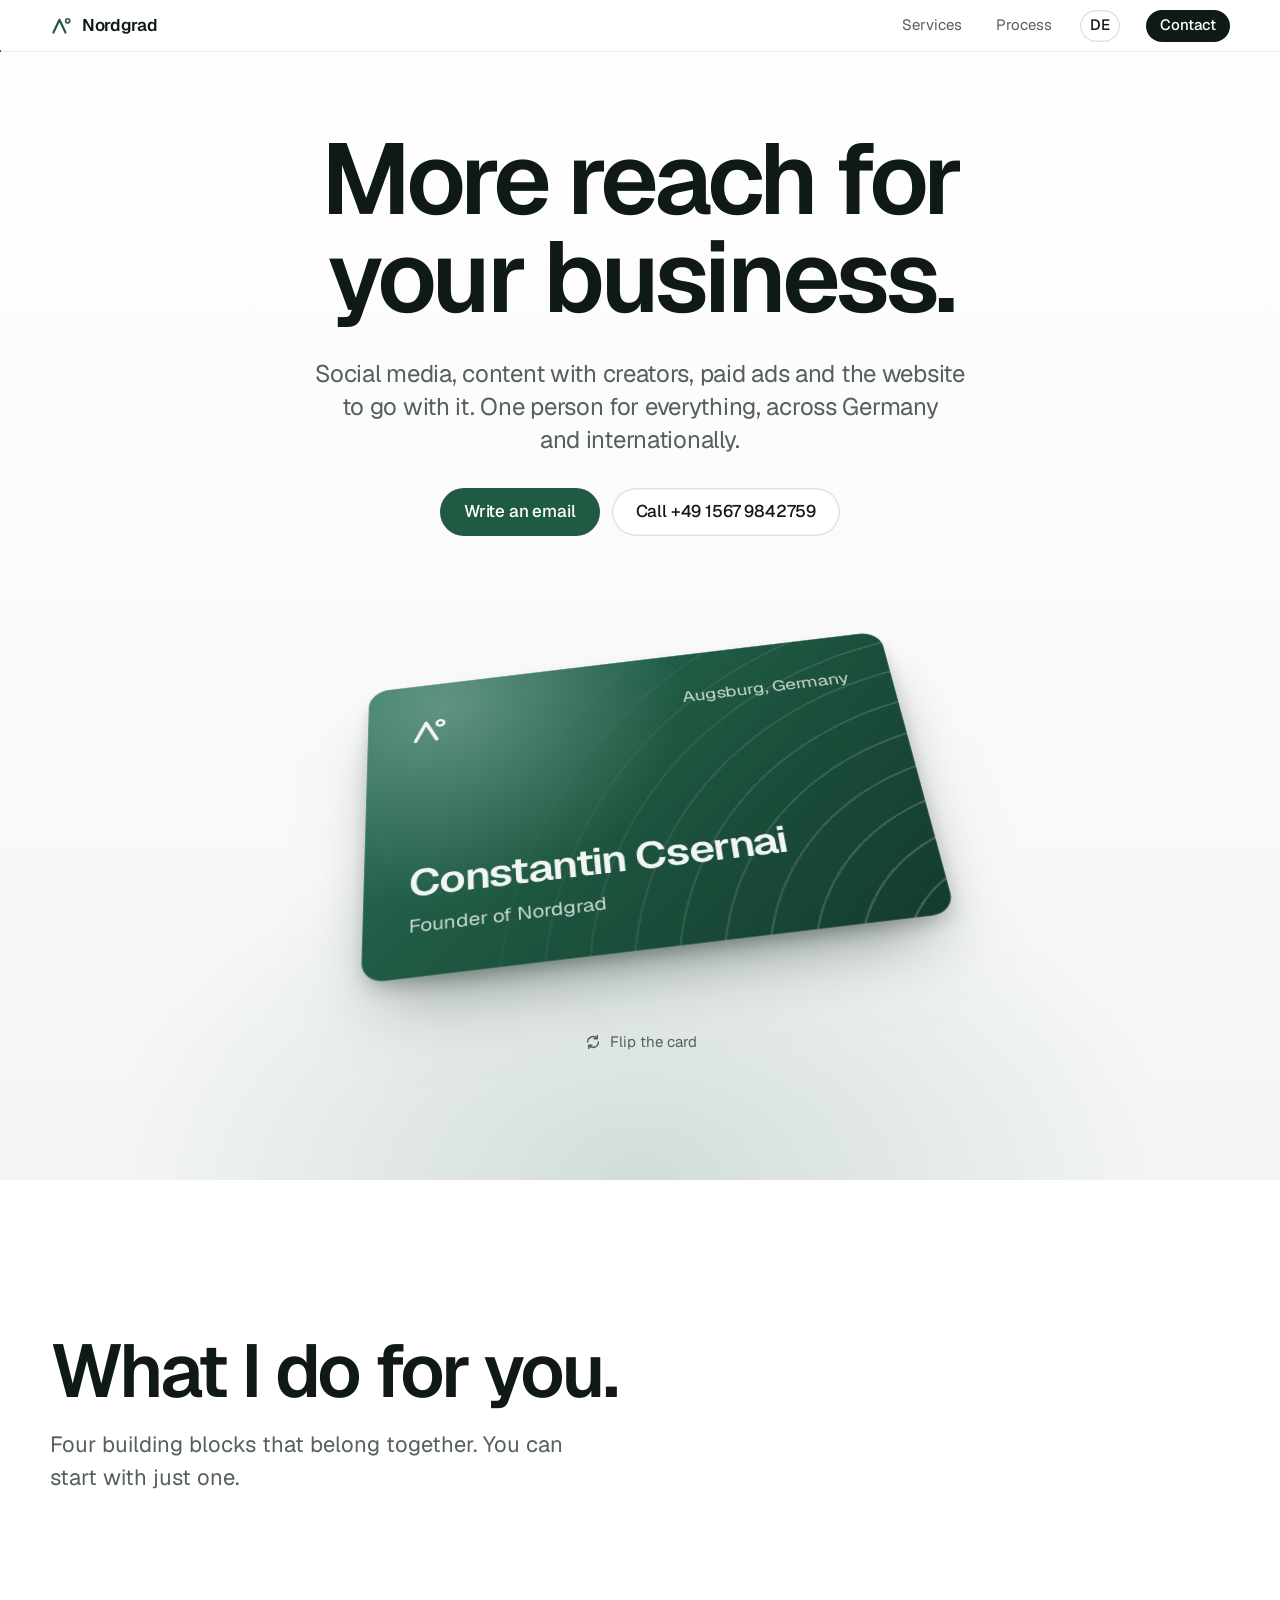
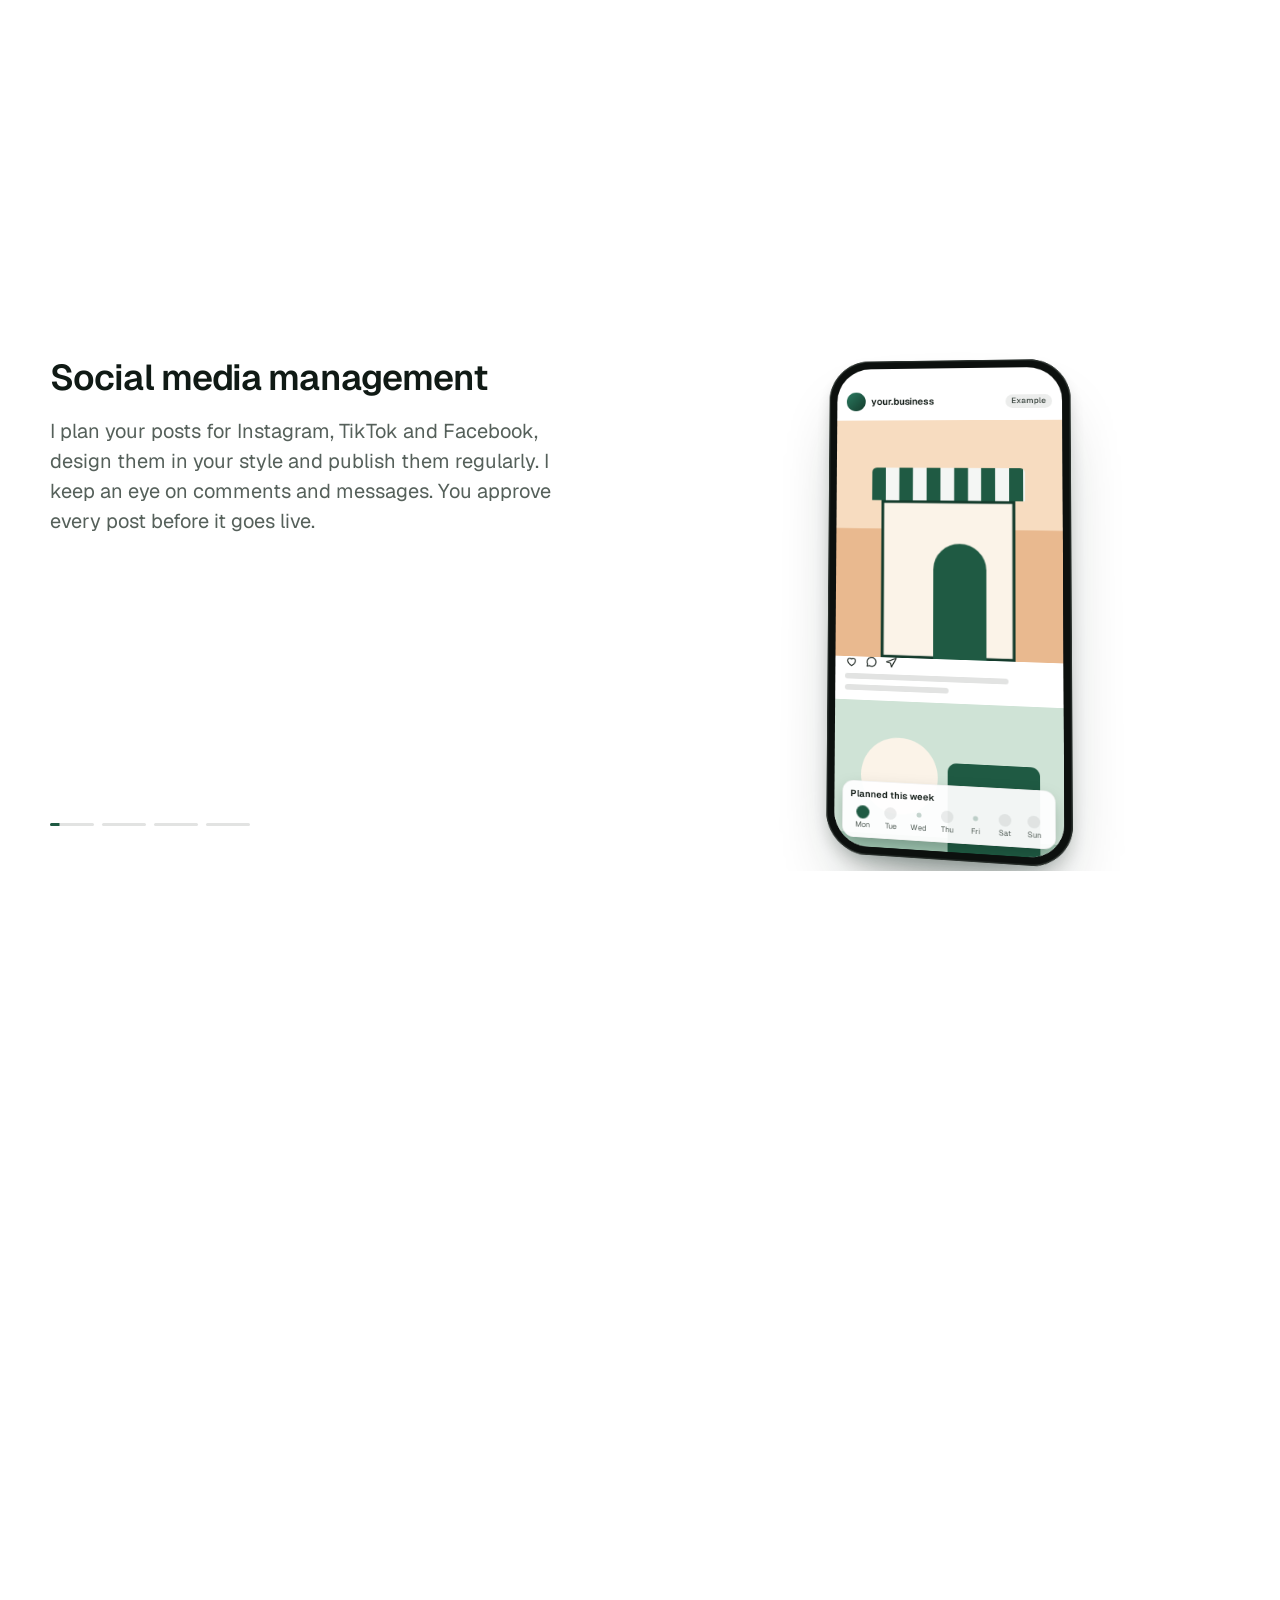
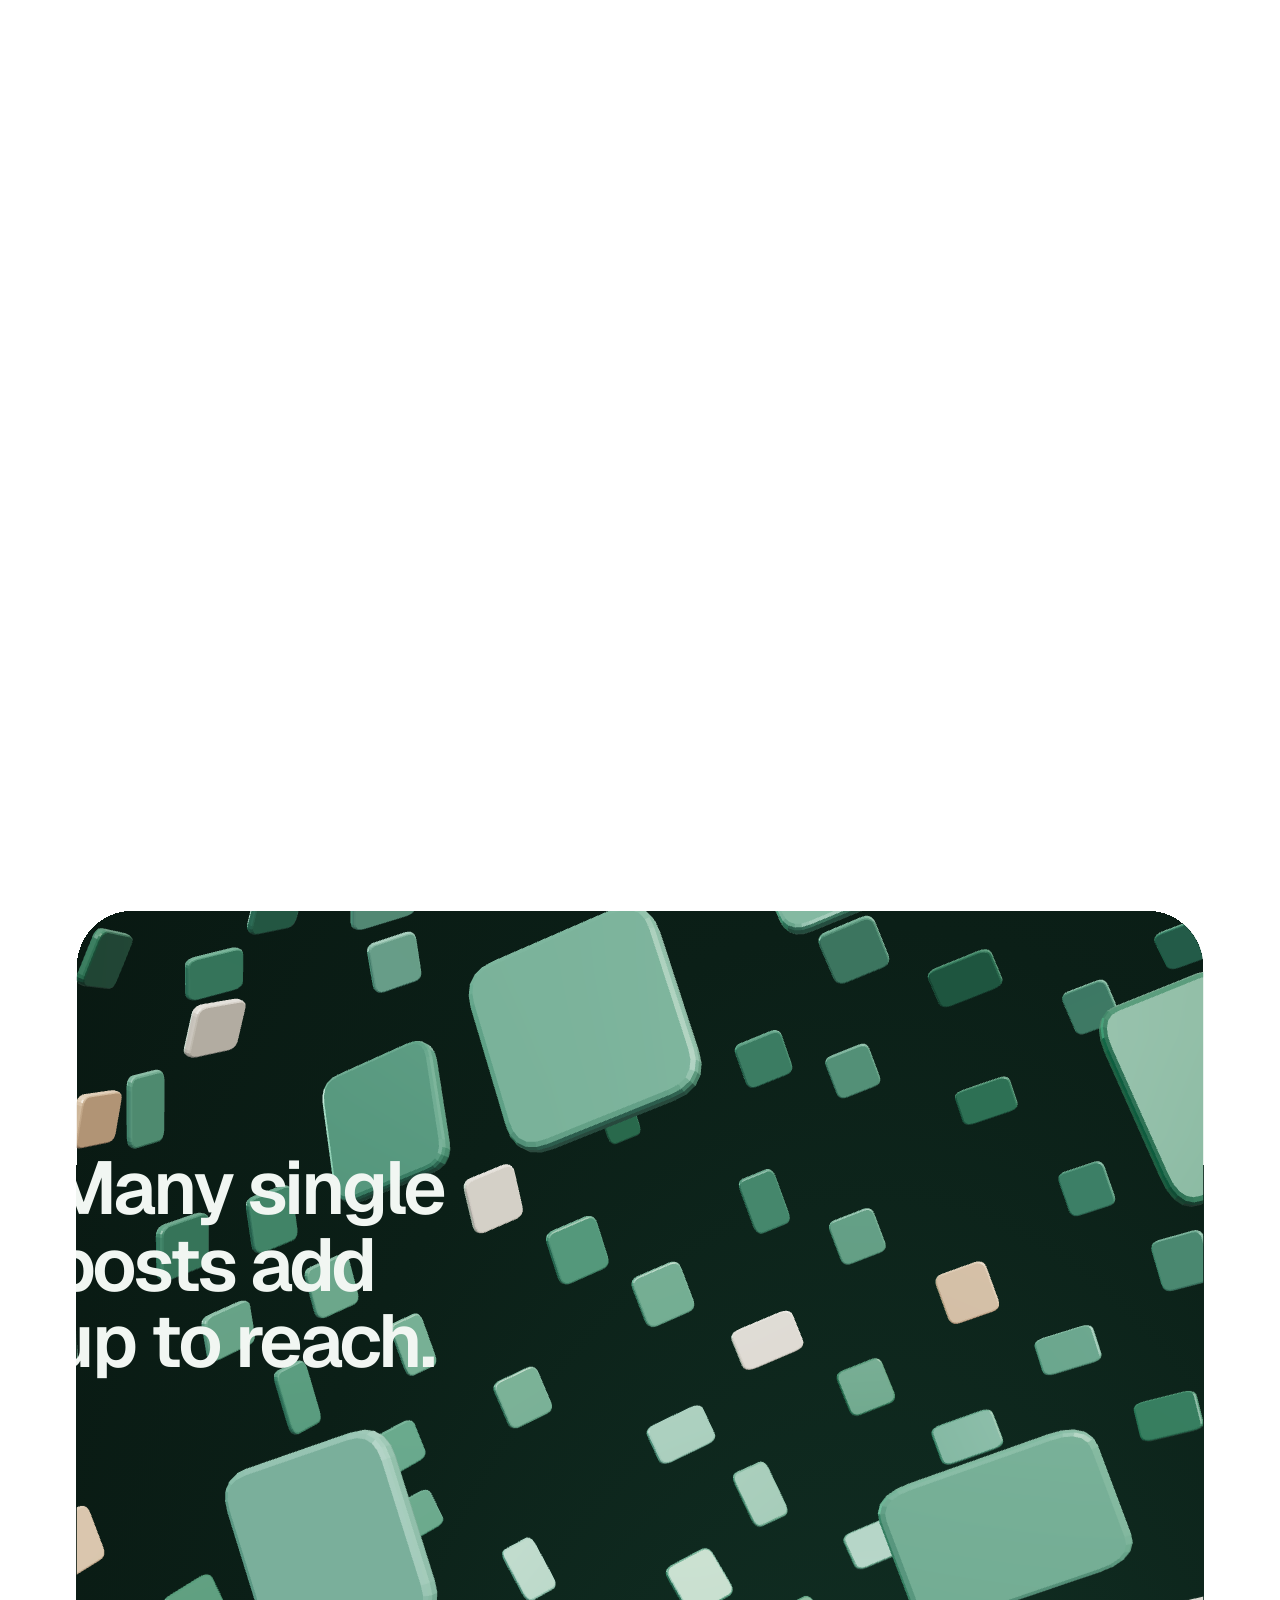
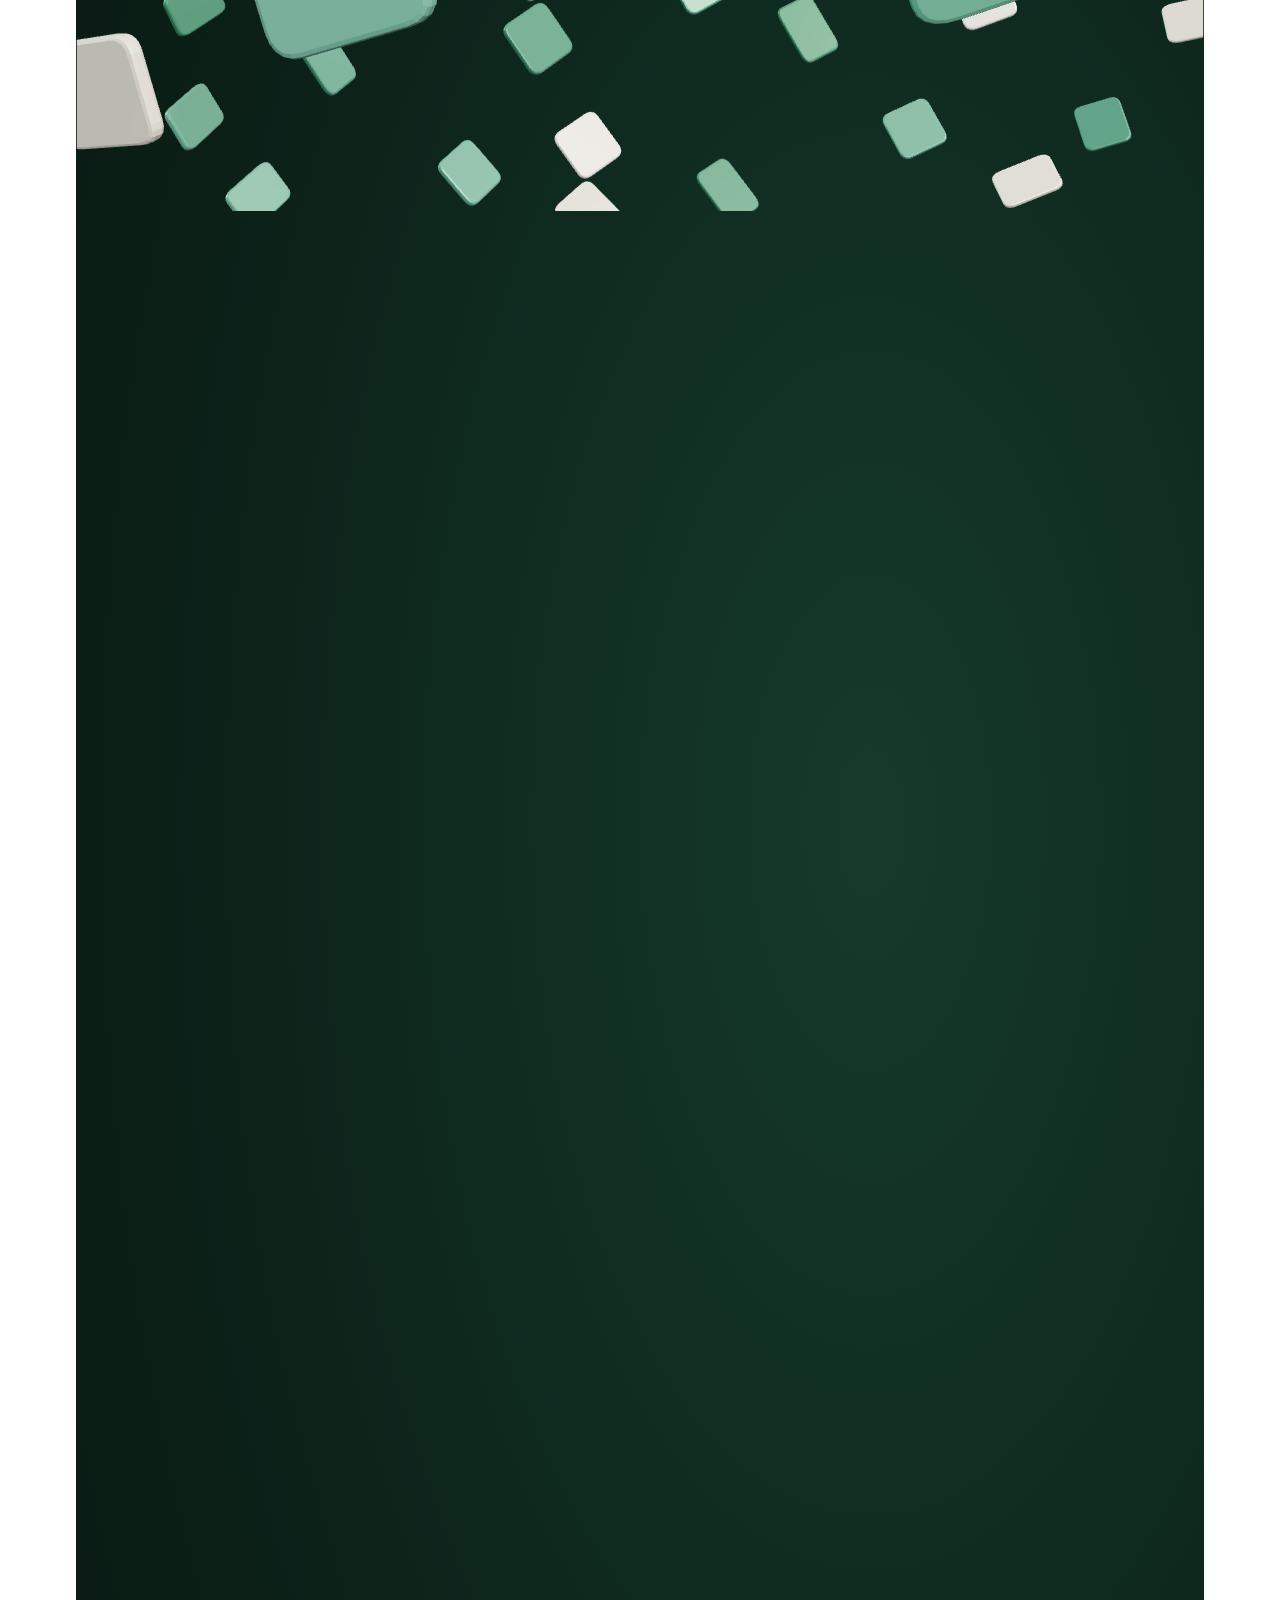
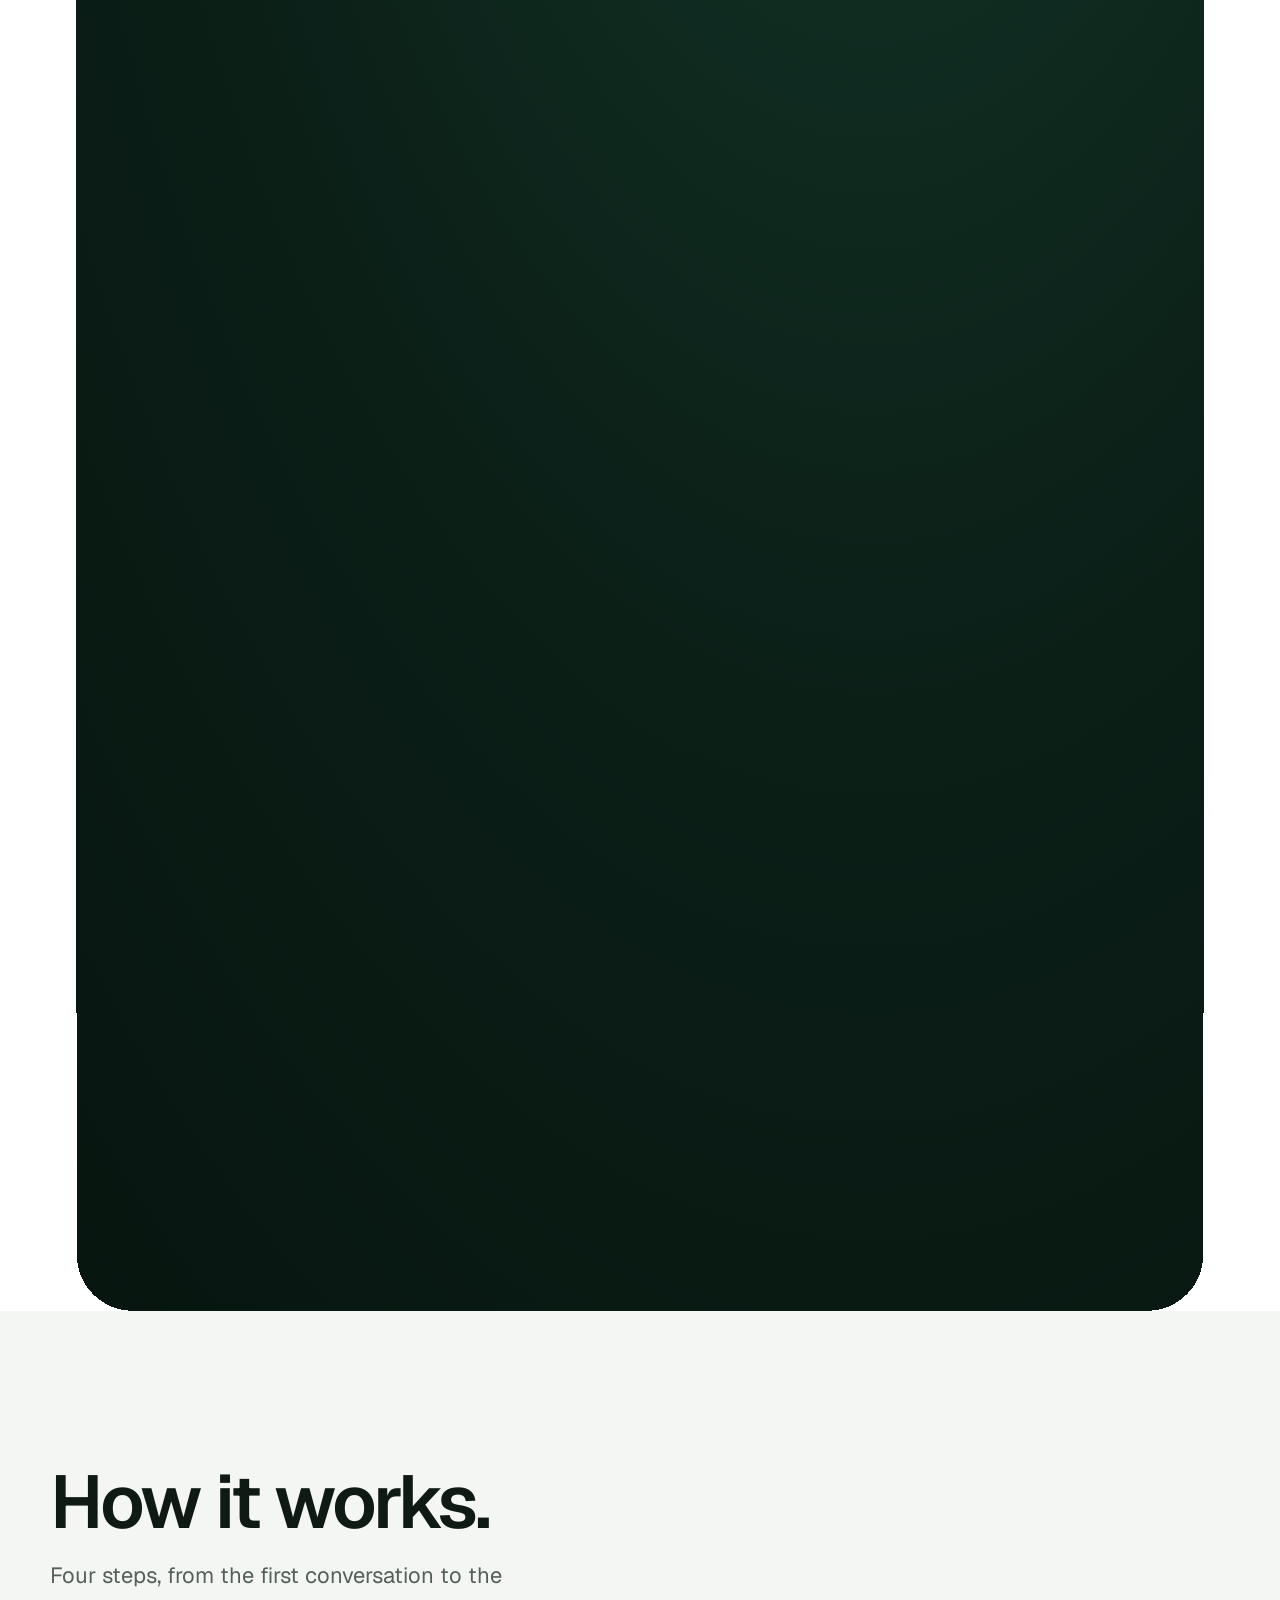
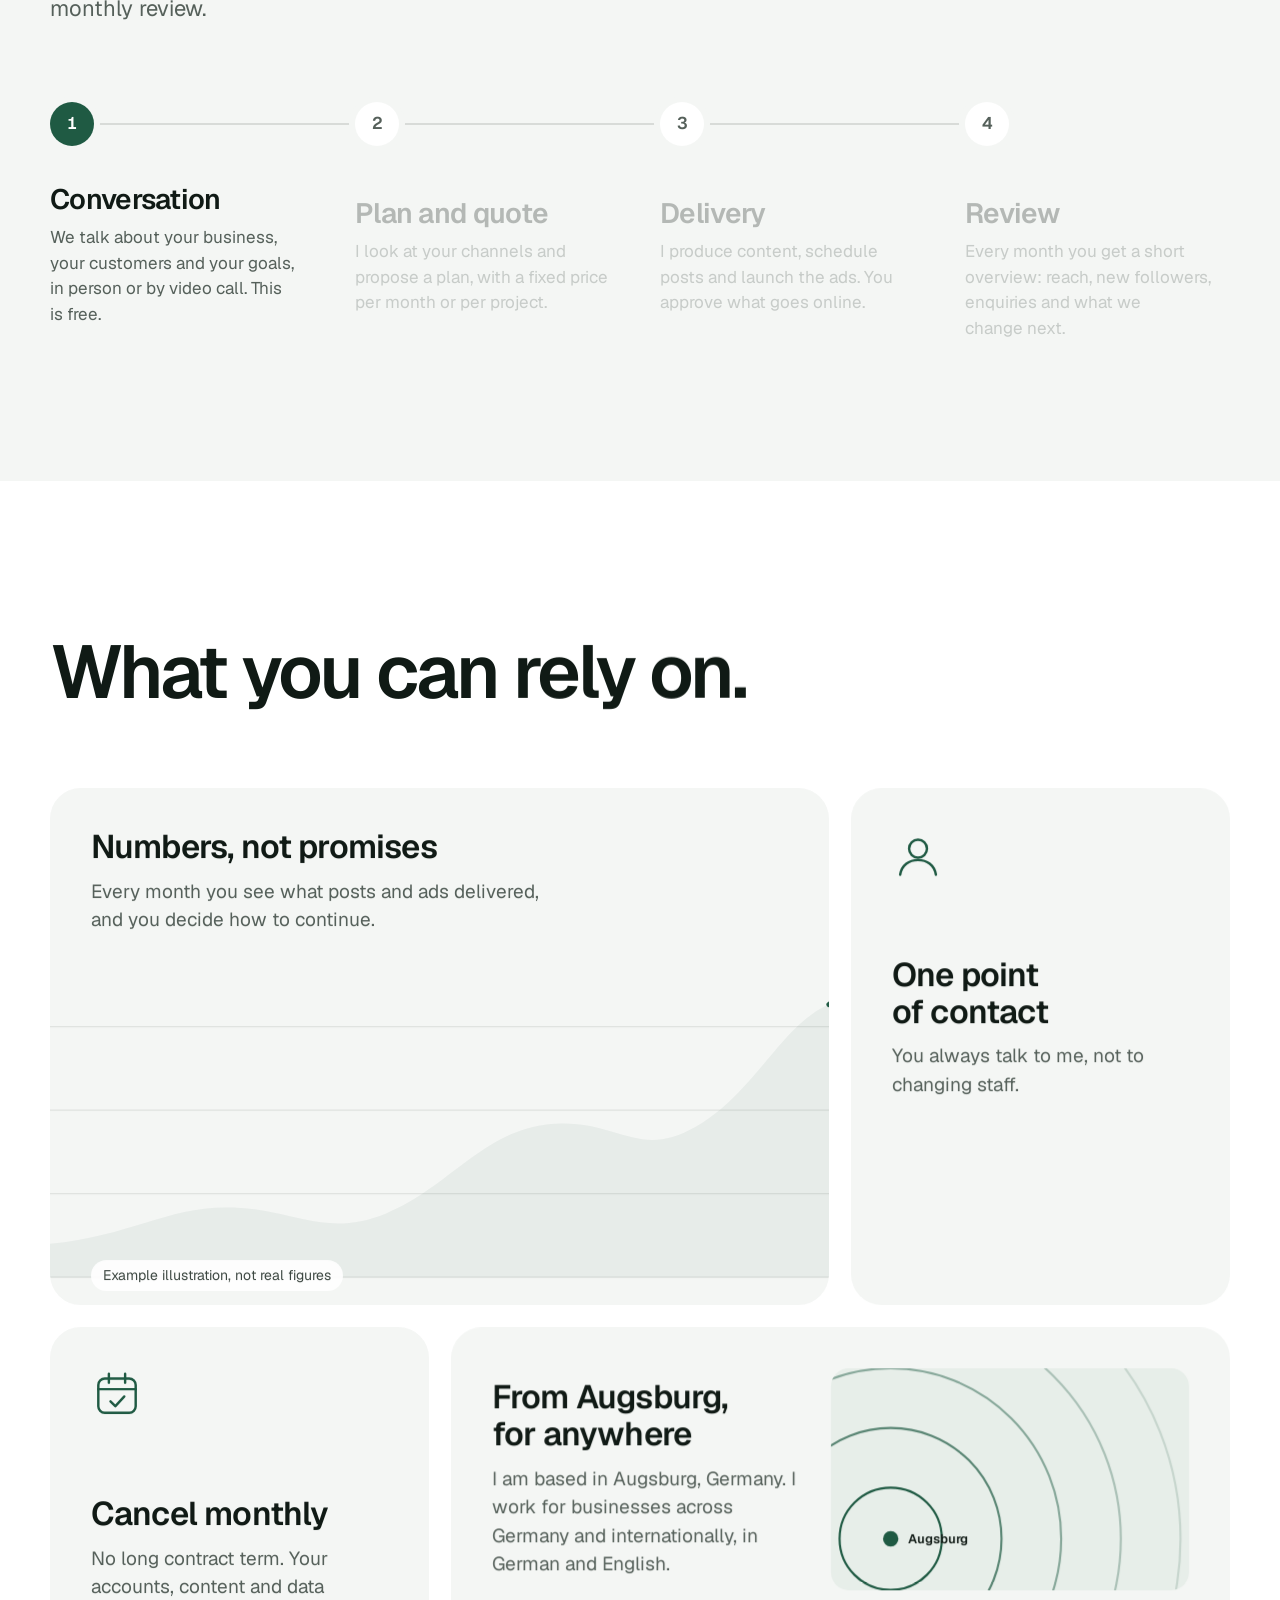
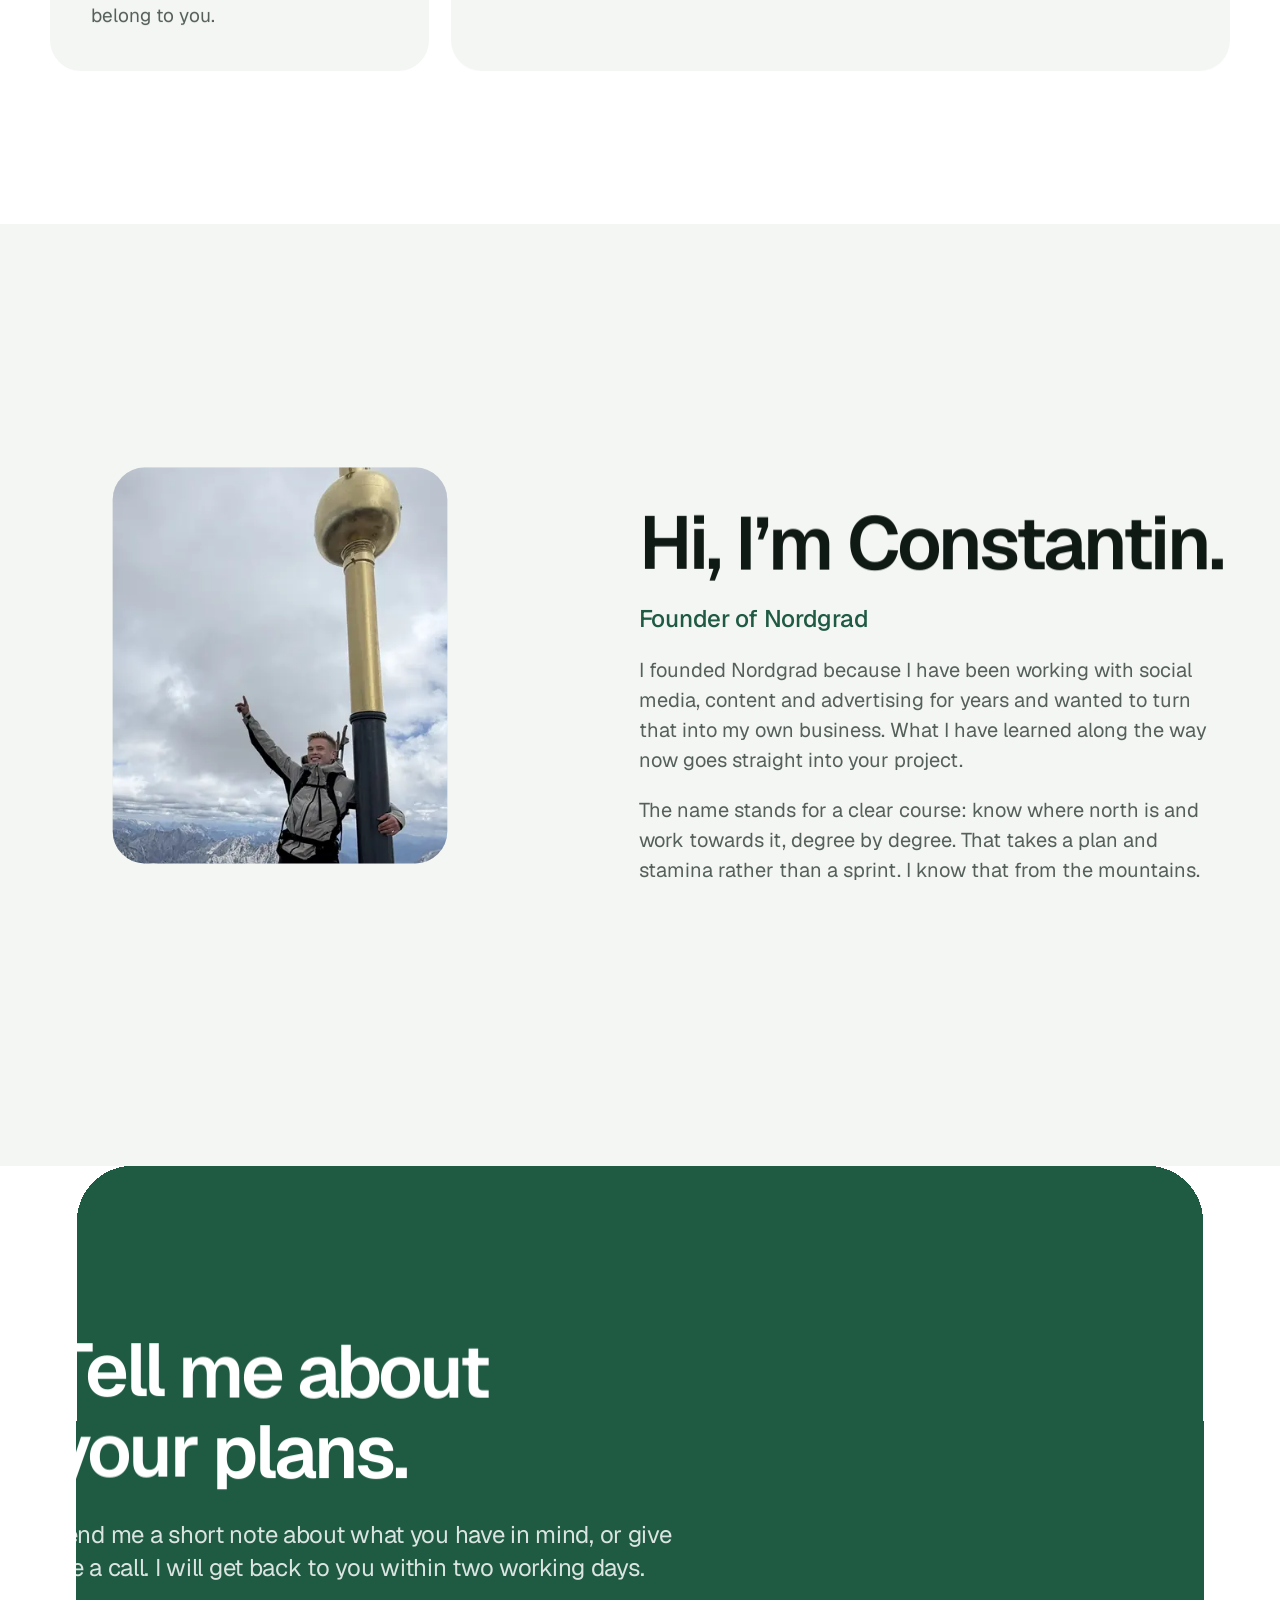
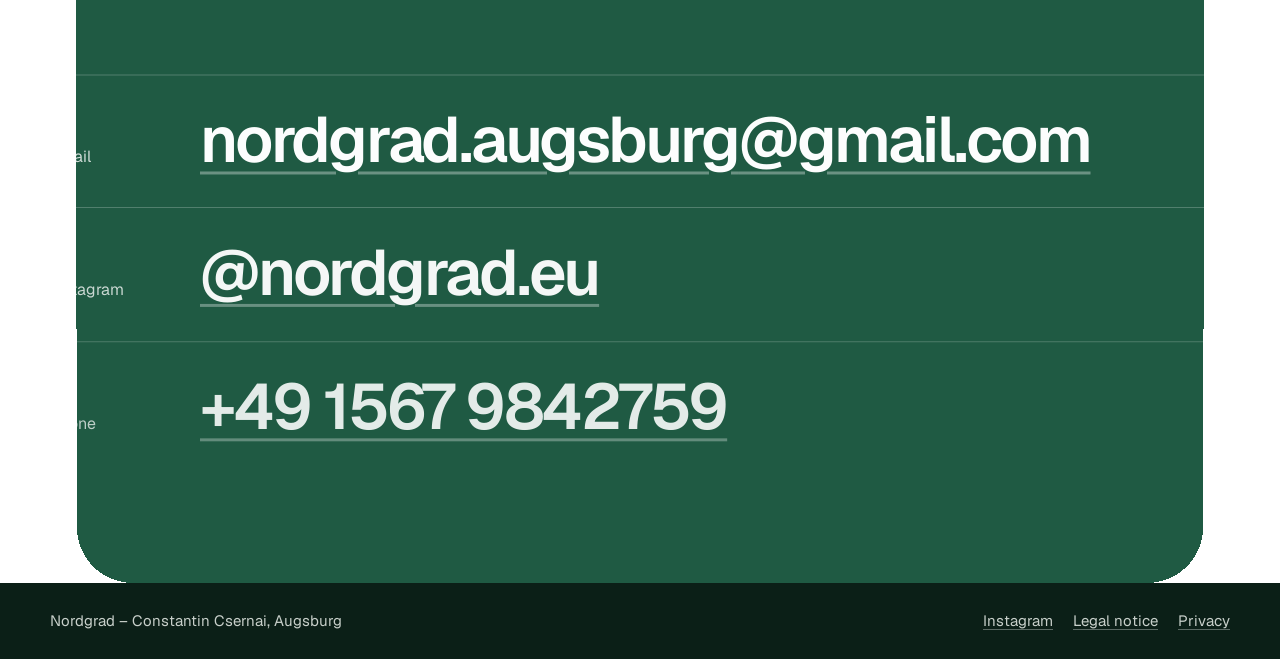
<file: en/index.html>
<!doctype html>
<html lang="en">
<head>
  <meta charset="utf-8">
  <meta name="viewport" content="width=device-width, initial-scale=1">
  <title>Nordgrad – Social media, ads and web design from Augsburg</title>
  <meta name="description" content="Social media management, content with creators, paid ads and web design from one person. Personal, cancel monthly, based in Augsburg, working across Germany.">
  <meta name="theme-color" content="#ffffff">
  <link rel="canonical" href="https://nordgrad.eu/en/">
  <link rel="alternate" hreflang="de" href="https://nordgrad.eu/">
  <link rel="alternate" hreflang="en" href="https://nordgrad.eu/en/">
  <link rel="alternate" hreflang="x-default" href="https://nordgrad.eu/">
  <link rel="icon" href="../favicon.ico" sizes="48x48">
  <link rel="icon" href="../zeichen.svg" type="image/svg+xml">
  <link rel="apple-touch-icon" href="../apple-touch-icon.png">
  <meta property="og:type" content="website">
  <meta property="og:site_name" content="Nordgrad">
  <meta property="og:title" content="Nordgrad – Social media, ads and web design from Augsburg">
  <meta property="og:description" content="Social media management, content with creators, paid ads and web design from one person. Personal, cancel monthly, based in Augsburg, working across Germany.">
  <meta property="og:url" content="https://nordgrad.eu/en/">
  <meta property="og:image" content="https://nordgrad.eu/og-bild-en.png">
  <meta property="og:image:width" content="1200">
  <meta property="og:image:height" content="630">
  <meta property="og:image:alt" content="Nordgrad: social media, ads and web design from Augsburg">
  <meta property="og:locale" content="en_US">
  <meta property="og:locale:alternate" content="de_DE">
  <meta name="twitter:card" content="summary_large_image">
  <meta name="twitter:title" content="Nordgrad – Social media, ads and web design from Augsburg">
  <meta name="twitter:description" content="Social media management, content with creators, paid ads and web design from one person. Personal, cancel monthly, based in Augsburg, working across Germany.">
  <meta name="twitter:image" content="https://nordgrad.eu/og-bild-en.png">
  <script type="application/ld+json">{"@context":"https://schema.org","@graph":[{"@type":"Organization","@id":"https://nordgrad.eu/#organisation","name":"Nordgrad","url":"https://nordgrad.eu/","logo":{"@type":"ImageObject","url":"https://nordgrad.eu/logo-512.png","width":512,"height":512},"email":"nordgrad.augsburg@gmail.com","sameAs":["https://www.instagram.com/nordgrad.eu/"],"areaServed":[{"@type":"City","name":"Augsburg"},{"@type":"Country","name":"Deutschland"}],"address":{"@type":"PostalAddress","addressLocality":"Augsburg","addressRegion":"Bayern","addressCountry":"DE"}},{"@type":"WebSite","@id":"https://nordgrad.eu/en/#website","name":"Nordgrad","url":"https://nordgrad.eu/en/","inLanguage":"en","publisher":{"@id":"https://nordgrad.eu/#organisation"}}]}</script>
  <script>
    /* Bewegte Fassung nur, wenn das Gerät Bewegung nicht reduziert haben will.
       Falls das Hauptskript nicht lädt, wird nach 4 s alles ohne Bewegung gezeigt. */
    (function () {
      var d = document.documentElement;
      d.classList.add('js');
      // Die bewegte Fassung läuft immer, auch wenn am Gerät Animationen aus sind (Wunsch Consti, 22.11.2026).
      // Ruhige Fassung nur noch mit ?bewegung=aus.
      var erzwungen = !/[?&]bewegung=aus(&|$)/.test(location.search);
      if (erzwungen) d.classList.add('erzwungen');
      if (erzwungen || window.matchMedia('(prefers-reduced-motion: no-preference)').matches) {
        d.classList.add('bewegt');
        setTimeout(function () { if (!window.__seiteBereit) d.classList.remove('bewegt'); }, 4000);
      }
    })();
  </script>
  <script type="module" crossorigin src="../assets/menue-DpATVmkG.js"></script>
  <script type="module" crossorigin src="../assets/haupt-D8d3iiZb.js"></script>
  <link rel="stylesheet" crossorigin href="../assets/menue-G60tYJu2.css">
</head>
<body>
  <svg width="0" height="0" class="unsichtbar" aria-hidden="true" focusable="false">
    <symbol id="zeichen" viewBox="0 0 32 32">
      <g fill="none" stroke="currentColor" stroke-linecap="round" stroke-linejoin="round">
        <path d="M5 25.5 13.75 7 22.5 25.5" stroke-width="3.2"/>
        <circle cx="25.75" cy="8.5" r="3" stroke-width="2.4"/>
      </g>
    </symbol>
  </svg>

  <a class="sprung" href="#inhalt">Skip to content</a>

  <header class="kopf">
    <div class="kopf-innen">
      <a class="kopf-name" href="./" aria-label="Nordgrad, back to the home page">
        <svg class="kopf-zeichen" aria-hidden="true"><use href="#zeichen"/></svg>
        <span>Nordgrad</span>
      </a>
      <nav aria-label="Main navigation">
        <a class="nur-breit" href="./#leistungen">Services</a>
        <a class="nur-breit" href="./#ablauf">Process</a>
        <a class="sprache" href="../" lang="de" hreflang="de" aria-label="Deutsche Fassung">DE</a>
        <a class="kopf-kontakt" href="./#kontakt">Contact</a>
      </nav>
    </div>
    <span class="lesefortschritt" aria-hidden="true"></span>
  </header>

  <main id="inhalt">
    <!-- 1. Einstieg mit 3D-Visitenkarte -->
    <section class="held" aria-labelledby="held-titel">
      <div class="huelle held-text">
        <h1 id="held-titel"><span class="wort"><span>More</span></span> <span class="wort"><span>reach</span></span> <span class="wort"><span>for</span></span> <span class="wort"><span>your</span></span> <span class="wort"><span>business.</span></span></h1>
        <p class="vorspann" data-auf>Social media, content with creators, paid ads and the website to go with it. One person for everything, across Germany and internationally.</p>
        <div class="knoepfe" data-auf>
          <a class="knopf voll" href="mailto:nordgrad.augsburg@gmail.com?subject=Social%20media%20enquiry">Write an email</a>
          <a class="knopf leer" href="tel:+4915679842759">Call +49 1567 9842759</a>
        </div>
      </div>

      <div class="karte-raum">
        <div class="karte-scroll">
          <div class="karte-kipp">
            <div class="karte" id="karte">
              <div class="karte-seite karte-vorn">
                <div class="karte-muster" aria-hidden="true"></div>
                <div class="karte-glanz" aria-hidden="true"></div>
                <svg class="karte-zeichen" aria-hidden="true"><use href="#zeichen"/></svg>
                <div class="karte-kopf">
                  <p class="karte-name">Constantin Csernai</p>
                  <p class="karte-rolle">Founder of Nordgrad</p>
                </div>
                <p class="karte-ort">Augsburg, Germany</p>
              </div>
              <div class="karte-seite karte-hinten" inert>
                <div class="karte-glanz" aria-hidden="true"></div>
                <dl class="karte-daten">
                  <div><dt>Phone</dt><dd><a href="tel:+4915679842759">+49 1567 9842759</a></dd></div>
                  <div><dt>Email</dt><dd><a href="mailto:nordgrad.augsburg@gmail.com">nordgrad.augsburg@gmail.com</a></dd></div>
                  <div><dt>Based in</dt><dd>Augsburg, Germany</dd></div>
                </dl>
              </div>
            </div>
          </div>
        </div>
        <button class="karte-wenden" type="button" aria-controls="karte" data-vor="Flip the card" data-zurueck="Show the front">
          <svg viewBox="0 0 20 20" aria-hidden="true"><path d="M4 10a6 6 0 0 1 10.6-3.8M16 10a6 6 0 0 1-10.6 3.8M14.8 2.8v3.6h-3.6M5.2 17.2v-3.6h3.6" fill="none" stroke="currentColor" stroke-width="1.6" stroke-linecap="round" stroke-linejoin="round"/></svg>
          <span data-wenden-text>Flip the card</span>
        </button>
      </div>
    </section>

    <!-- 2. Leistungen: Scroll-Szene mit Handy -->
    <section class="leistungen" id="leistungen" aria-labelledby="leistungen-titel">
      <div class="huelle abschnitt-kopf">
        <h2 id="leistungen-titel">What I do for you.</h2>
        <p>Four building blocks that belong together. You can start with just one.</p>
      </div>

      <div class="spur" data-spur>
        <div class="buehne">
          <ol class="fortschritt" aria-hidden="true">
            <li><span></span></li><li><span></span></li><li><span></span></li><li><span></span></li>
          </ol>

          <article class="leistung" data-leistung>
            <div class="leistung-text">
              <h3>Social media management</h3>
              <p>I plan your posts for Instagram, TikTok and Facebook, design them in your style and publish them regularly. I keep an eye on comments and messages. You approve every post before it goes live.</p>
            </div>
            <div class="geraet" role="img" aria-label="Example image: a social media profile with posts and this week’s posting plan">
              <div class="schirm"><div class="schirm-inhalt s-feed" aria-hidden="true">
                <div class="app-kopf"><span class="avatar"></span><span class="app-name">your.business</span><span class="marke">Example</span></div>
                <div class="beitrag">
                  <div class="bild bild-laden"><i></i><i></i><i></i></div>
                  <div class="aktionen"><svg viewBox="0 0 24 24"><path d="M12 20s-7-4.4-7-9.6A4 4 0 0 1 12 8a4 4 0 0 1 7 2.4C19 15.6 12 20 12 20z"/></svg><svg viewBox="0 0 24 24"><path d="M20 12a8 8 0 0 1-11.8 7L4 20l1.1-4A8 8 0 1 1 20 12z"/></svg><svg viewBox="0 0 24 24"><path d="m20 4-8.5 16-2-7-7-2z"/></svg></div>
                  <span class="zeile" style="--w:72%"></span>
                  <span class="zeile" style="--w:46%"></span>
                </div>
                <div class="beitrag"><div class="bild bild-zwei"><i></i><i></i></div></div>
                <div class="plan">
                  <span class="plan-titel">Planned this week</span>
                  <ol class="tage"><li class="an"><b></b>Mon</li><li><b></b>Tue</li><li class="an"><b></b>Wed</li><li><b></b>Thu</li><li class="an"><b></b>Fri</li><li><b></b>Sat</li><li><b></b>Sun</li></ol>
                </div>
              </div></div>
            </div>
          </article>

          <article class="leistung" data-leistung>
            <div class="leistung-text">
              <h3>Content and creators</h3>
              <p>Short videos, reels and photos for your channels. In and around Augsburg I shoot on site myself. If you like, I connect you with creators who fit your business and your region.</p>
            </div>
            <div class="geraet" role="img" aria-label="Example image: a short video with three shots from a business">
              <div class="schirm"><div class="schirm-inhalt s-reel" aria-hidden="true">
                <div class="streifen">
                  <div class="schuss schuss-1"><b></b><i></i><u></u></div>
                  <div class="schuss schuss-2"><i></i><b></b></div>
                  <div class="schuss schuss-3"><i></i></div>
                </div>
                <span class="marke hell">Example</span>
                <div class="reel-leiste"><svg viewBox="0 0 24 24"><path d="M12 20s-7-4.4-7-9.6A4 4 0 0 1 12 8a4 4 0 0 1 7 2.4C19 15.6 12 20 12 20z"/></svg><svg viewBox="0 0 24 24"><path d="M20 12a8 8 0 0 1-11.8 7L4 20l1.1-4A8 8 0 1 1 20 12z"/></svg><svg viewBox="0 0 24 24"><path d="m20 4-8.5 16-2-7-7-2z"/></svg></div>
                <div class="reel-fuss">
                  <span class="reel-wer"><span class="avatar"></span>Creator</span>
                  <span class="reel-titel">A day at your business</span>
                  <span class="reel-balken"><i></i></span>
                </div>
              </div></div>
            </div>
          </article>

          <article class="leistung" data-leistung>
            <div class="leistung-text">
              <h3>Paid ads</h3>
              <p>Ads on Instagram, Facebook and TikTok for exactly the people you want to reach: around your location, in one country or in several. You set the budget, I set up the campaigns, keep improving them and show you what they delivered.</p>
            </div>
            <div class="geraet" role="img" aria-label="Example image: a map with a radius around a location and an ad below it">
              <div class="schirm"><div class="schirm-inhalt s-anzeige" aria-hidden="true">
                <div class="karte-flaeche">
                  <svg viewBox="0 0 200 220" preserveAspectRatio="xMidYMid slice">
                    <rect width="200" height="220" fill="#e7eee9"/>
                    <g fill="none" stroke="#fff" stroke-width="5" stroke-linecap="round">
                      <path d="M-10 60 80 78l130 -30M30 -10l22 120 -20 130M120 -10l18 100 40 140M-10 150l110 -16 110 34"/>
                    </g>
                    <g fill="none" stroke="#fff" stroke-width="2.4" stroke-linecap="round">
                      <path d="M0 105l52 4M52 109l88 -20M70 0l14 78M84 78l16 56M150 60l60 14M100 134l-14 90M138 90l-38 44"/>
                    </g>
                    <path d="M172 -10c-8 40 6 70 -4 110s-26 70 -20 130" fill="none" stroke="#a9cfe0" stroke-width="9" stroke-linecap="round"/>
                    <path d="M-10 196c40 -6 70 -30 100 -34" fill="none" stroke="#a9cfe0" stroke-width="5" stroke-linecap="round"/>
                    <rect x="20" y="20" width="26" height="22" rx="4" fill="#d3e4d8"/>
                    <rect x="112" y="150" width="34" height="26" rx="4" fill="#d3e4d8"/>
                  </svg>
                  <span class="umkreis"></span>
                  <span class="nadel"><svg viewBox="0 0 24 30"><path d="M12 29S2 18.5 2 11.5a10 10 0 0 1 20 0C22 18.5 12 29 12 29z"/><circle cx="12" cy="11.5" r="3.6" fill="#fff"/></svg></span>
                  <span class="marke">Example</span>
                </div>
                <div class="regler"><span>Radius around your location</span><span class="regler-bahn"><i></i><b></b></span></div>
                <div class="anzeige">
                  <span class="avatar"></span>
                  <span class="anzeige-text"><span class="app-name">your.business</span><span class="gesponsert">Sponsored</span></span>
                  <span class="anzeige-knopf">Learn more</span>
                </div>
              </div></div>
            </div>
          </article>

          <article class="leistung" data-leistung>
            <div class="leistung-text">
              <h3>Web design</h3>
              <p>A fast, clear website where visitors from social media and ads find what they are looking for straight away and can call or write to you directly. With legal notice and privacy policy, and without tools that send your visitors’ data to third parties.</p>
            </div>
            <div class="geraet" role="img" aria-label="Example image: a website on a phone, assembling itself from building blocks">
              <div class="schirm"><div class="schirm-inhalt s-web" aria-hidden="true">
                <div class="browser"><span class="adresse">your-business.com</span><span class="marke">Example</span></div>
                <div class="web-held baustein"><span class="zeile hell" style="--w:78%"></span><span class="zeile hell" style="--w:52%"></span></div>
                <div class="web-knopf baustein">Call now</div>
                <div class="web-zeilen baustein"><span class="zeile" style="--w:92%"></span><span class="zeile" style="--w:84%"></span><span class="zeile" style="--w:60%"></span></div>
                <div class="web-kacheln"><span class="baustein"></span><span class="baustein"></span></div>
                <div class="web-fuss baustein"><span>Legal notice</span><span>Privacy</span></div>
              </div></div>
            </div>
          </article>
        </div>
      </div>
    </section>

    <!-- 3. Weltkugel aus Beitrags-Kacheln (3D) -->
    <section class="kugel" aria-labelledby="kugel-titel">
      <div class="kugel-spur" data-kugel>
        <div class="kugel-buehne">
          <div class="kugel-bild">
            <canvas class="kugel-leinwand" aria-hidden="true"></canvas>
            <svg class="kugel-ersatz" aria-hidden="true"><use href="#zeichen"/></svg>
          </div>
          <div class="huelle kugel-text">
            <h2 id="kugel-titel">Many single posts add up to reach.</h2>
            <p data-kugel-satz>One post on its own hardly gets noticed. Regular, planned and in a consistent style, posts build a picture people recognise.</p>
            <p class="kugel-notiz" data-kugel-satz>Each tile stands for one post. Together they travel far beyond your own city.</p>
          </div>
        </div>
      </div>
    </section>

    <!-- 4. Ablauf -->
    <section class="ablauf" id="ablauf" aria-labelledby="ablauf-titel">
      <div class="huelle">
        <div class="abschnitt-kopf">
          <h2 id="ablauf-titel">How it works.</h2>
          <p>Four steps, from the first conversation to the monthly review.</p>
        </div>
        <ol class="schritte" data-schritte>
          <li class="schritte-linie" aria-hidden="true"><span></span></li>
          <li class="schritt">
            <span class="schritt-nr" aria-hidden="true">1</span>
            <h3>Conversation</h3>
            <p>We talk about your business, your customers and your goals, in person or by video call. This is free.</p>
          </li>
          <li class="schritt">
            <span class="schritt-nr" aria-hidden="true">2</span>
            <h3>Plan and quote</h3>
            <p>I look at your channels and propose a plan, with a fixed price per month or per project.</p>
          </li>
          <li class="schritt">
            <span class="schritt-nr" aria-hidden="true">3</span>
            <h3>Delivery</h3>
            <p>I produce content, schedule posts and launch the ads. You approve what goes online.</p>
          </li>
          <li class="schritt">
            <span class="schritt-nr" aria-hidden="true">4</span>
            <h3>Review</h3>
            <p>Every month you get a short overview: reach, new followers, enquiries and what we change next.</p>
          </li>
        </ol>
      </div>
    </section>

    <!-- 5. Zusagen -->
    <section class="zusagen" aria-labelledby="zusagen-titel">
      <div class="huelle">
        <div class="abschnitt-kopf">
          <h2 id="zusagen-titel">What you can rely on.</h2>
        </div>
        <div class="kacheln">
          <article class="kachel kachel-zahlen" data-kachel>
            <div class="kachel-text">
              <h3>Numbers, not promises</h3>
              <p>Every month you see what posts and ads delivered, and you decide how to continue.</p>
            </div>
            <figure class="kurve">
              <svg viewBox="0 0 560 240" role="img" aria-label="Example illustration of a monthly overview with a rising line. Not real figures.">
                <g class="kurve-raster" fill="none" stroke="currentColor">
                  <path d="M0 40h560M0 100h560M0 160h560M0 220h560"/>
                </g>
                <path class="kurve-flaeche" d="M0 196C60 190 86 168 132 170s66 22 110 4 70-60 118-64 62 26 104 2 62-74 96-88V220H0z"/>
                <path class="kurve-linie" pathLength="1" d="M0 196C60 190 86 168 132 170s66 22 110 4 70-60 118-64 62 26 104 2 62-74 96-88" fill="none" stroke-linecap="round"/>
                <circle class="kurve-punkt" cx="560" cy="24" r="7"/>
              </svg>
              <figcaption>Example illustration, not real figures</figcaption>
            </figure>
          </article>

          <article class="kachel kachel-einer" data-kachel>
            <svg class="kachel-zeichen" viewBox="0 0 64 64" aria-hidden="true"><circle cx="32" cy="24" r="11"/><path d="M10 56c2-12 11-18 22-18s20 6 22 18"/></svg>
            <h3>One point of contact</h3>
            <p>You always talk to me, not to changing staff.</p>
          </article>

          <article class="kachel kachel-monat" data-kachel>
            <svg class="kachel-zeichen" viewBox="0 0 64 64" aria-hidden="true"><rect x="9" y="13" width="46" height="42" rx="8"/><path d="M9 26h46M22 7v11M42 7v11M24 41l6 6 11-12"/></svg>
            <h3>Cancel monthly</h3>
            <p>No long contract term. Your accounts, content and data belong to you.</p>
          </article>

          <article class="kachel kachel-ort" data-kachel>
            <div class="kachel-text">
              <h3>From Augsburg, for anywhere</h3>
              <p>I am based in Augsburg, Germany. I work for businesses across Germany and internationally, in German and English.</p>
              
            </div>
            <svg class="ringe" viewBox="0 0 420 260" role="img" aria-label="Drawing: rings spreading outwards from a point labelled Augsburg">
              <g fill="none" stroke-linecap="round" class="ringe-linien">
                <circle cx="70" cy="200" r="60"/>
                <circle cx="70" cy="200" r="130"/>
                <circle cx="70" cy="200" r="200"/>
                <circle cx="70" cy="200" r="270"/>
                <circle cx="70" cy="200" r="340"/>
              </g>
              <circle cx="70" cy="200" r="9" class="ringe-punkt"/>
              <text x="90" y="205" class="ringe-name">Augsburg</text>
            </svg>
          </article>
        </div>
      </div>
    </section>

    <!-- 6. Gründer -->
    <section class="gruender" id="gruender" aria-labelledby="gruender-titel">
      <div class="huelle gruender-innen">
        <div class="gruender-bilder" data-fotos>
          <figure class="foto foto-gross">
            <picture>
              <source type="image/webp" srcset="../assets/gruender-640-DSlIWgrx.webp 640w, ../assets/gruender-1100-C5ogRq-_.webp 1100w" sizes="(min-width: 900px) 460px, 86vw">
              <img src="../assets/gruender-640-C05rMb9t.jpg" srcset="../assets/gruender-640-C05rMb9t.jpg 640w, ../assets/gruender-1100-Bwjng8sl.jpg 1100w" sizes="(min-width: 900px) 460px, 86vw" width="1100" height="1375" loading="lazy" decoding="async" alt="Constantin Csernai smiling at a summit cross with a mountain panorama behind him">
            </picture>
          </figure>
          <figure class="foto foto-klein">
            <picture>
              <source type="image/webp" srcset="../assets/wanderung-400-BqQjDS2V.webp 400w, ../assets/wanderung-720-Ce9hVLnf.webp 720w" sizes="(min-width: 900px) 200px, 38vw">
              <img src="../assets/wanderung-400-D5PI53Se.jpg" srcset="../assets/wanderung-400-D5PI53Se.jpg 400w, ../assets/wanderung-720-DBKDxk9D.jpg 720w" sizes="(min-width: 900px) 200px, 38vw" width="720" height="900" loading="lazy" decoding="async" alt="Constantin Csernai on a hike with his dog">
            </picture>
          </figure>
        </div>
        <div class="gruender-text">
          <h2 id="gruender-titel">Hi, I’m Constantin.</h2>
          <p class="vorspann">Founder of Nordgrad</p>
          <p>I founded Nordgrad because I have been working with social media, content and advertising for years and wanted to turn that into my own business. What I have learned along the way now goes straight into your project.</p>
          <p>The name stands for a clear course: know where north is and work towards it, degree by degree. That takes a plan and stamina rather than a sprint. I know that from the mountains.</p>
        </div>
      </div>
    </section>

    <!-- 7. Kontakt -->
    <section class="kontakt" id="kontakt" aria-labelledby="kontakt-titel">
      <div class="huelle">
        <h2 id="kontakt-titel">Tell me about your plans.</h2>
        <p class="vorspann">Send me a short note about what you have in mind, or give me a call. I will get back to you within two working days.</p>
        <ul class="kontakt-wege">
          <li>
            <span class="kontakt-art">Email</span>
            <a href="mailto:nordgrad.augsburg@gmail.com?subject=Social%20media%20enquiry">nordgrad.augsburg<wbr>@gmail.com</a>
          </li>
          <li>
            <span class="kontakt-art">Instagram</span>
            <a href="https://www.instagram.com/nordgrad.eu/" rel="noopener me">@nordgrad.eu</a>
          </li>
          <li>
            <span class="kontakt-art">Phone</span>
            <a href="tel:+4915679842759">+49 1567 9842759</a>
          </li>
        </ul>
      </div>
    </section>
  </main>

  <footer class="fuss">
    <div class="huelle fuss-innen">
      <span>Nordgrad – Constantin Csernai, Augsburg</span>
      <nav aria-label="Legal">
        <a href="https://www.instagram.com/nordgrad.eu/" rel="noopener me">Instagram</a>
        <a href="legal-notice.html">Legal notice</a>
        <a href="privacy.html">Privacy</a>
      </nav>
    </div>
  </footer>

</body>
</html>
</file>
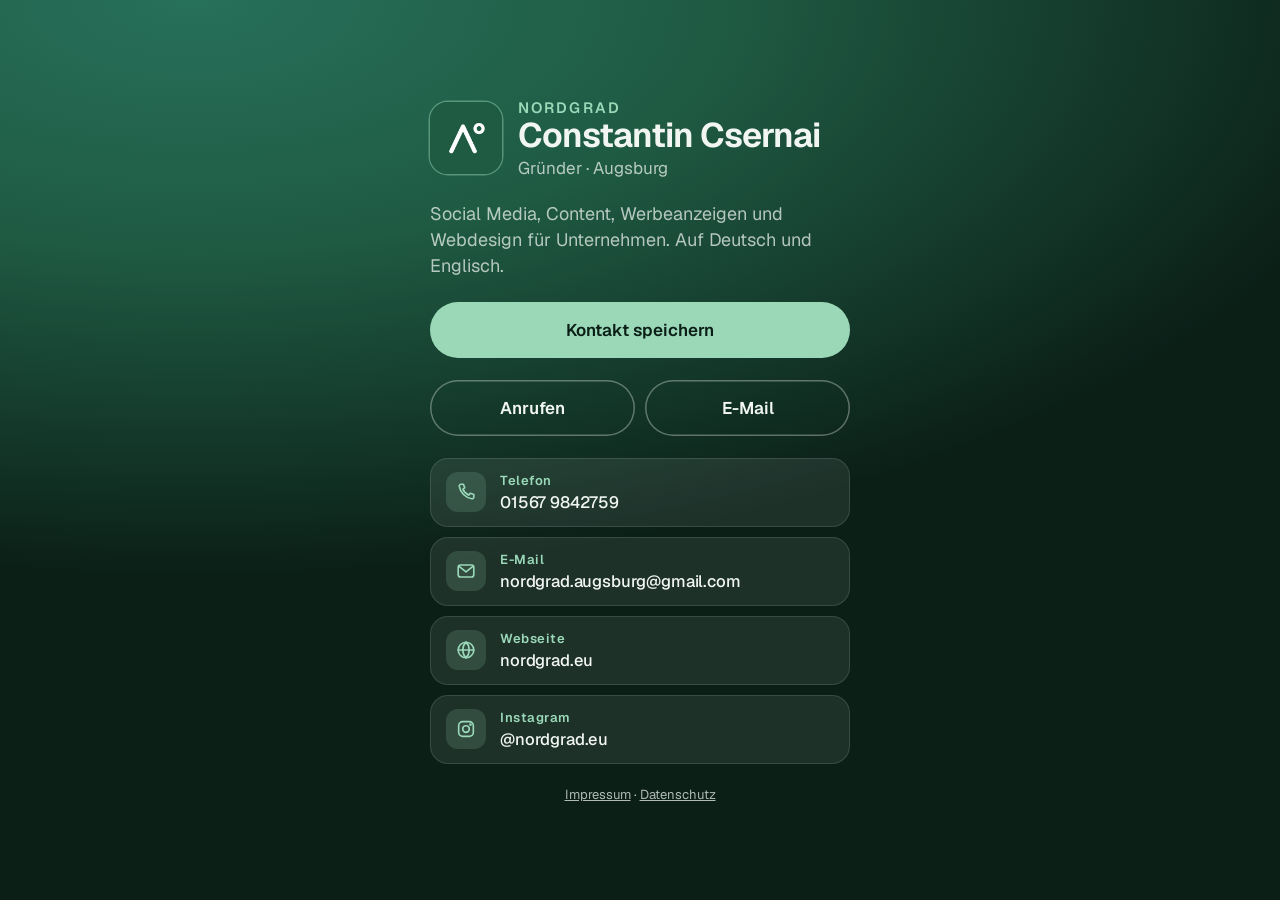
<file: karte/index.html>
<!doctype html>
<html lang="de">
<head>
<meta charset="utf-8">
<meta name="viewport" content="width=device-width, initial-scale=1">
<title>Constantin Csernai – Nordgrad</title>
<meta name="description" content="Digitale Visitenkarte von Constantin Csernai, Gründer von Nordgrad: Social Media, Content, Werbeanzeigen und Webdesign.">
<meta name="robots" content="noindex">
<meta name="theme-color" content="#1f5a43">
<link rel="icon" href="../zeichen.svg" type="image/svg+xml">
<link rel="apple-touch-icon" href="logo.jpg">
<style>
@font-face { font-family: Geist; src: url(geist.woff2) format('woff2'); font-weight: 100 900; font-display: swap; }
:root { --gruen: #1f5a43; --tief: #0b1f17; --hell: #9ad8b8; --text: #f1f6f2; --leise: rgba(241,246,242,.72); }
* { box-sizing: border-box; margin: 0; }
html { background: var(--tief); }
body { min-height: 100svh; font-family: Geist, system-ui, -apple-system, sans-serif; color: var(--text);
  background: radial-gradient(120% 80% at 15% 0%, #27705a 0%, #1f5a43 35%, #0b1f17 80%);
  display: grid; place-items: center; padding: 28px 16px; }
main { width: 100%; max-width: 420px; display: grid; gap: 22px; }
.kopf { display: flex; align-items: center; gap: 16px; }
.kopf img { width: 72px; height: 72px; border-radius: 18px; box-shadow: 0 0 0 1.5px rgba(154,216,184,.45); }
.marke { font-size: 15px; font-weight: 600; letter-spacing: .14em; text-transform: uppercase; color: var(--hell); }
h1 { font-size: 34px; line-height: 1.08; font-weight: 650; letter-spacing: -0.03em; }
.rolle { color: var(--leise); font-size: 17px; margin-top: 4px; }
p.text { font-size: 18px; line-height: 1.45; color: var(--leise); }
.knopf { display: flex; align-items: center; justify-content: center; gap: 10px; min-height: 56px; padding: 0 22px; border-radius: 999px;
  font-size: 17px; font-weight: 600; text-decoration: none; transition: transform .15s ease-out, background-color .15s ease-out; }
.knopf:active { transform: scale(.97); }
.voll { color: var(--tief); background: var(--hell); }
.leer { color: var(--text); box-shadow: inset 0 0 0 1.5px rgba(241,246,242,.35); }
@media (hover: hover) { .voll:hover { background: #b4e5cb; } .leer:hover { background: rgba(255,255,255,.07); } }
:focus-visible { outline: 3px solid var(--hell); outline-offset: 3px; }
ul { list-style: none; padding: 0; display: grid; gap: 10px; }
li a { display: flex; align-items: center; gap: 14px; padding: 14px 16px; border-radius: 18px;
  color: var(--text); text-decoration: none; background: rgba(255,255,255,.08); box-shadow: inset 0 0 0 1px rgba(255,255,255,.12);
  transition: background-color .15s ease-out, transform .15s ease-out; }
li a:active { transform: scale(.98); }
@media (hover: hover) { li a:hover { background: rgba(255,255,255,.13); } }
li svg { width: 40px; height: 40px; flex: none; padding: 9px; border-radius: 12px; background: rgba(154,216,184,.16);
  fill: none; stroke: var(--hell); stroke-width: 1.8; stroke-linecap: round; stroke-linejoin: round; }
li .feld { display: grid; gap: 2px; min-width: 0; }
li .art { color: var(--hell); font-size: 13px; font-weight: 600; letter-spacing: .04em; }
li .wert { font-size: clamp(14px, 4.5vw, 16.5px); font-weight: 500; letter-spacing: -0.01em; white-space: nowrap; overflow: hidden; text-overflow: ellipsis; }
li .umbruch { white-space: normal; overflow: visible; }
.zwei { display: grid; grid-template-columns: 1fr 1fr; gap: 10px; }
.zwei .knopf { padding: 0 12px; }
small { color: var(--leise); font-size: 13px; text-align: center; }
small a { color: inherit; }
</style>
</head>
<body>
<main>
  <div class="kopf">
    <img src="logo.jpg" alt="Nordgrad-Logo" width="72" height="72">
    <div>
      <div class="marke">Nordgrad</div>
      <h1>Constantin Csernai</h1>
      <div class="rolle">Gründer · Augsburg</div>
    </div>
  </div>
  <p class="text">Social Media, Content, Werbeanzeigen und Webdesign für Unternehmen. Auf Deutsch und Englisch.</p>
  <a class="knopf voll" href="../nordgrad.vcf" download="Constantin-Csernai-Nordgrad.vcf">Kontakt speichern</a>
  <div class="zwei">
    <a class="knopf leer" href="tel:+4915679842759">Anrufen</a>
    <a class="knopf leer" href="mailto:nordgrad.augsburg@gmail.com?subject=Anfrage%20%C3%BCber%20die%20Visitenkarte">E-Mail</a>
  </div>
  <ul>
    <li><a href="tel:+4915679842759"><svg viewBox="0 0 24 24" aria-hidden="true"><path d="M6.6 3.5h2.6l1.4 4-2 1.4a12 12 0 0 0 6.5 6.5l1.4-2 4 1.4v2.6a2 2 0 0 1-2.1 2A16.5 16.5 0 0 1 4.6 5.6a2 2 0 0 1 2-2.1z"/></svg><span class="feld"><span class="art">Telefon</span><span class="wert">01567 9842759</span></span></a></li>
    <li><a href="mailto:nordgrad.augsburg@gmail.com"><svg viewBox="0 0 24 24" aria-hidden="true"><rect x="3.5" y="5.5" width="17" height="13" rx="2.5"/><path d="m4.5 7 7.5 6 7.5-6"/></svg><span class="feld"><span class="art">E-Mail</span><span class="wert umbruch">nordgrad.augsburg<wbr>@gmail.com</span></span></a></li>
    <li><a href="https://nordgrad.eu/"><svg viewBox="0 0 24 24" aria-hidden="true"><circle cx="12" cy="12" r="8.5"/><path d="M3.5 12h17M12 3.5c2.5 2.4 3.5 5.3 3.5 8.5s-1 6.1-3.5 8.5c-2.5-2.4-3.5-5.3-3.5-8.5s1-6.1 3.5-8.5z"/></svg><span class="feld"><span class="art">Webseite</span><span class="wert">nordgrad.eu</span></span></a></li>
    <li><a href="https://www.instagram.com/nordgrad.eu/" rel="noopener"><svg viewBox="0 0 24 24" aria-hidden="true"><rect x="4" y="4" width="16" height="16" rx="4.5"/><circle cx="12" cy="12" r="3.6"/><circle cx="16.9" cy="7.1" r=".6" fill="#9ad8b8"/></svg><span class="feld"><span class="art">Instagram</span><span class="wert">@nordgrad.eu</span></span></a></li>
  </ul>
  <small><a href="../impressum.html">Impressum</a> · <a href="../datenschutz.html">Datenschutz</a></small>
</main>
</body>
</html>
</file>
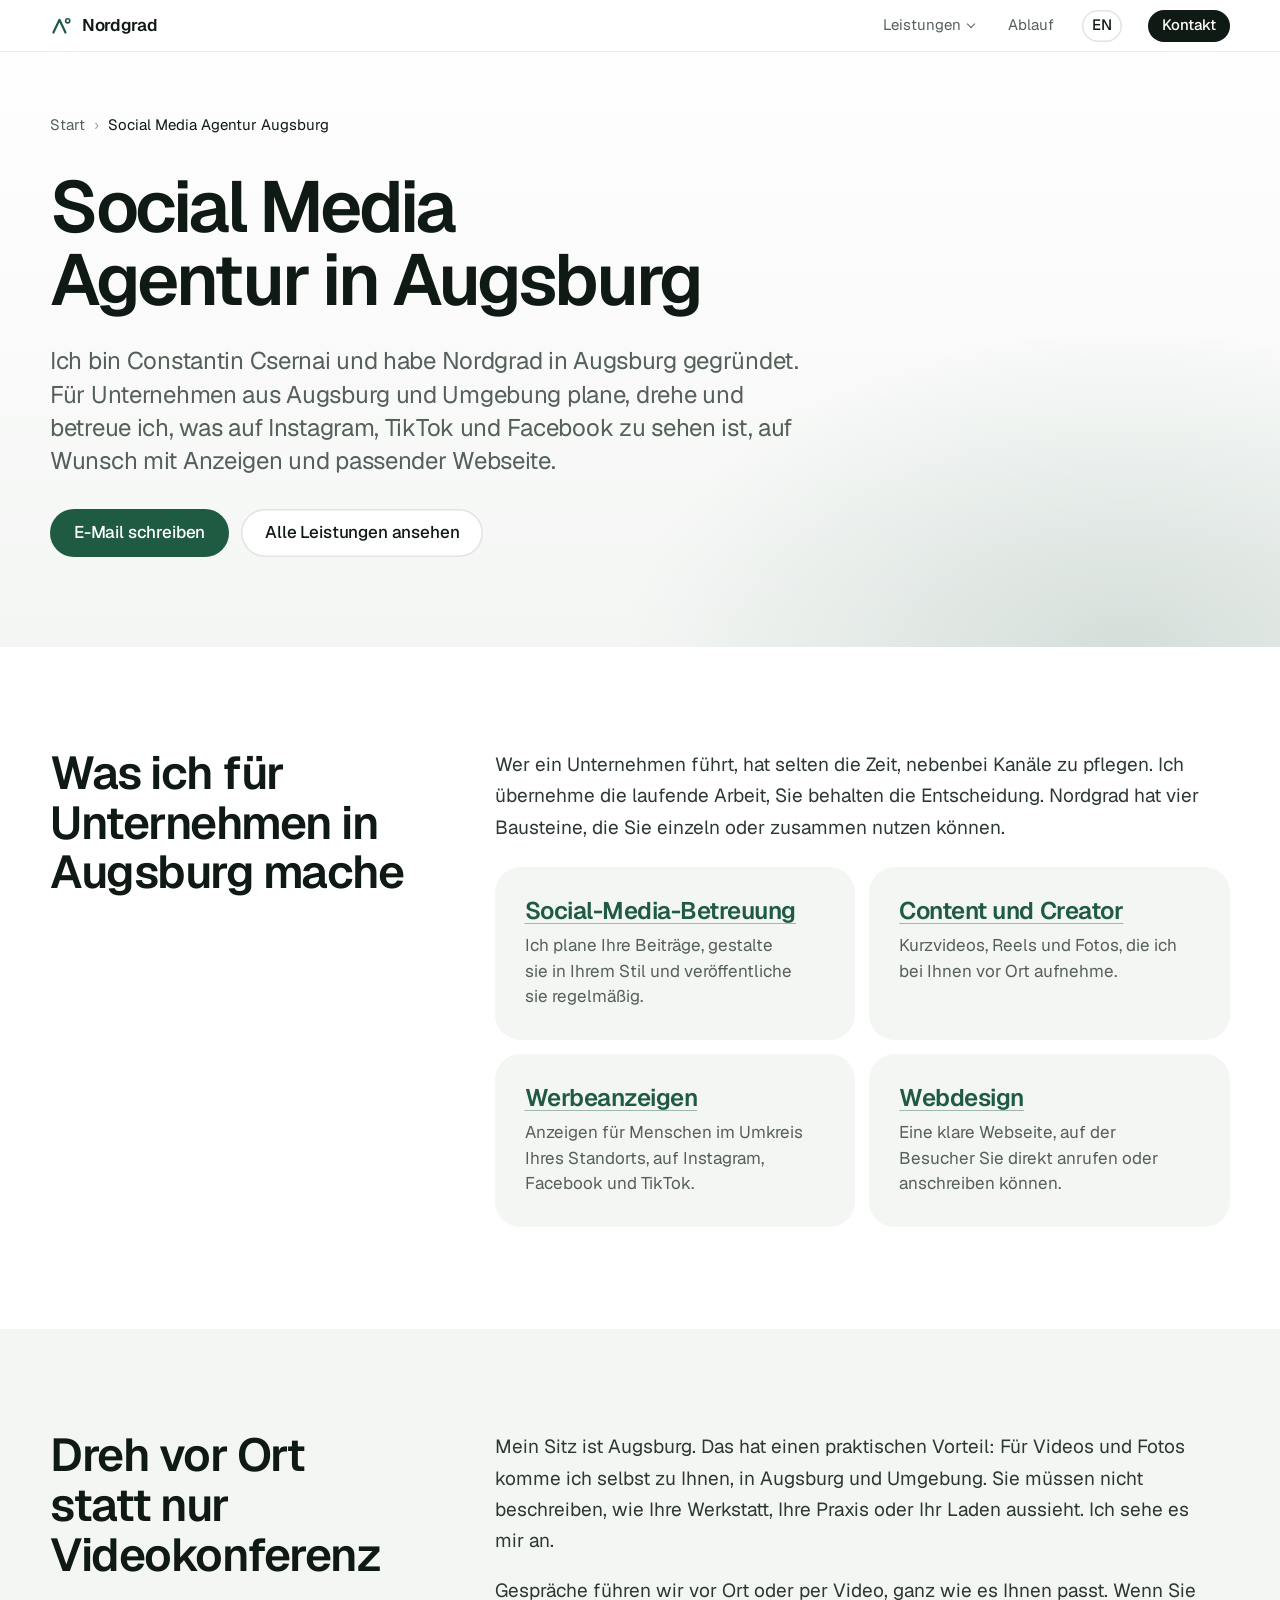
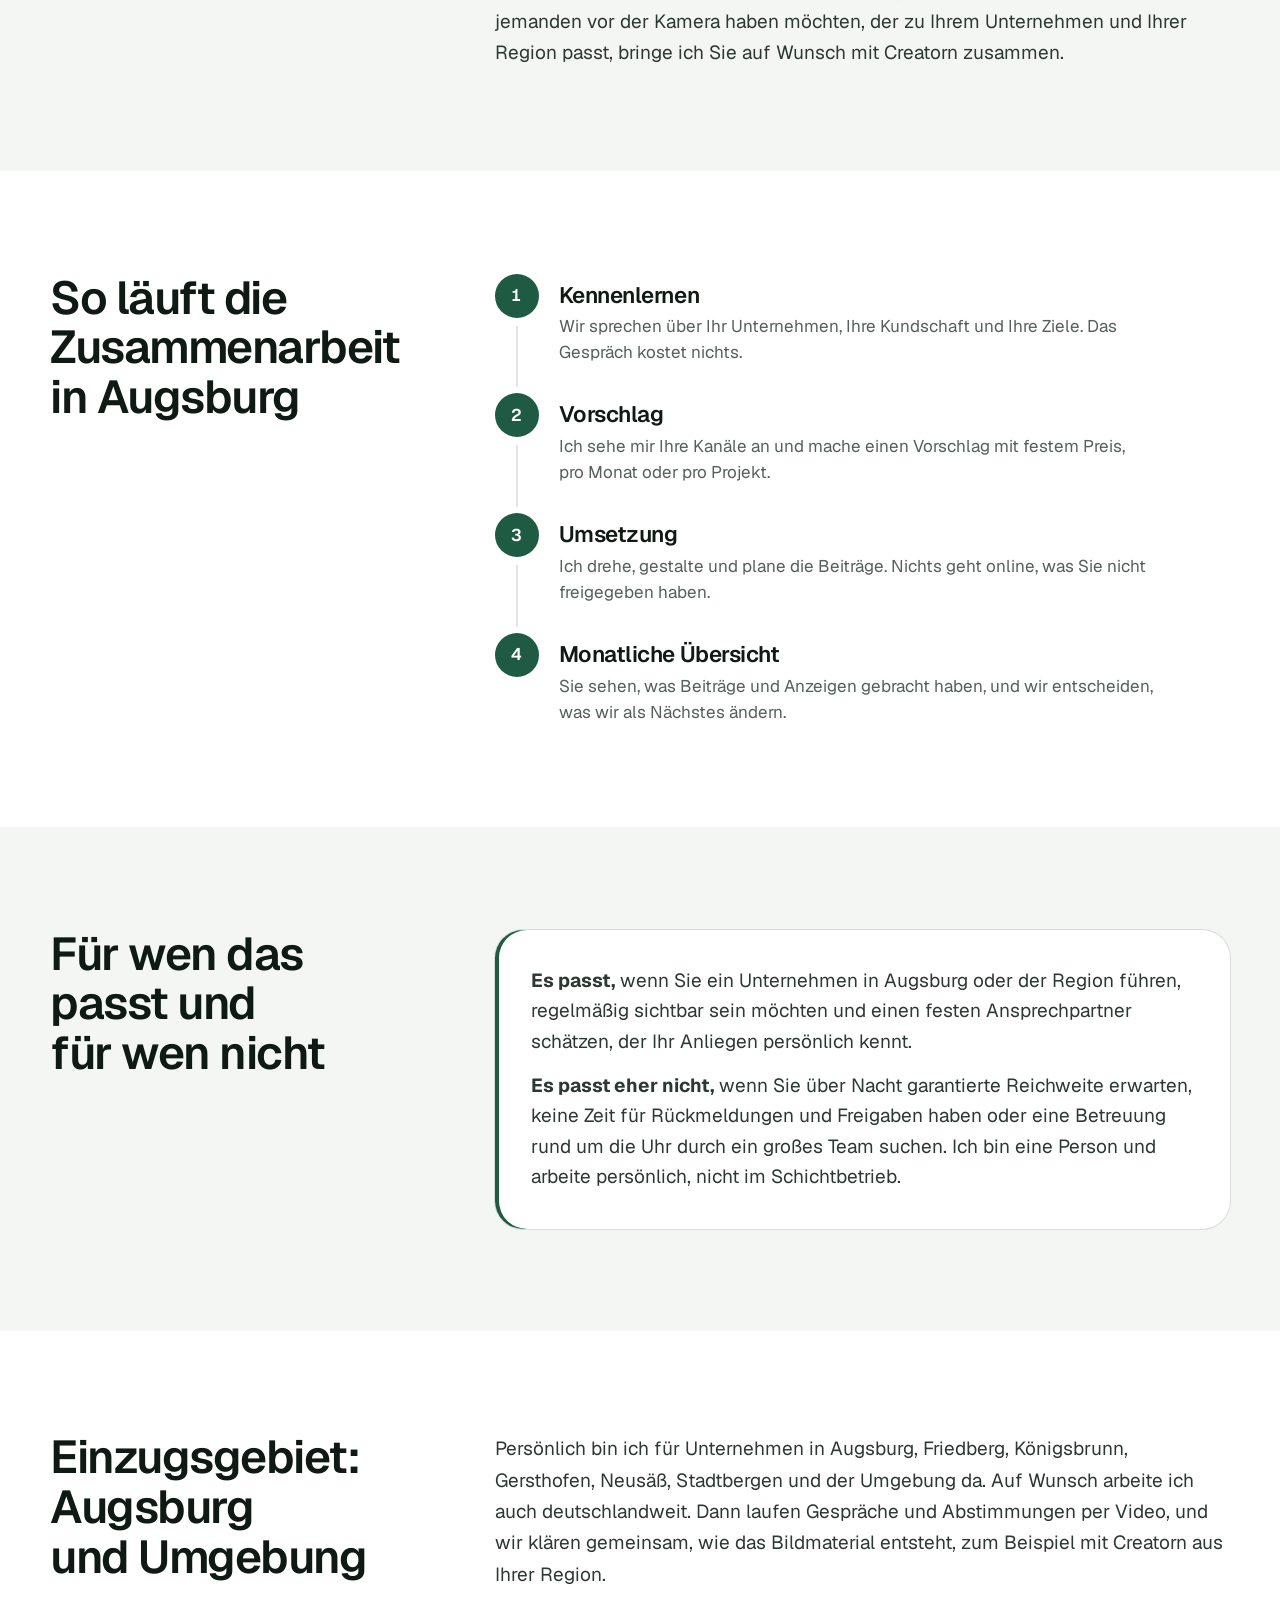
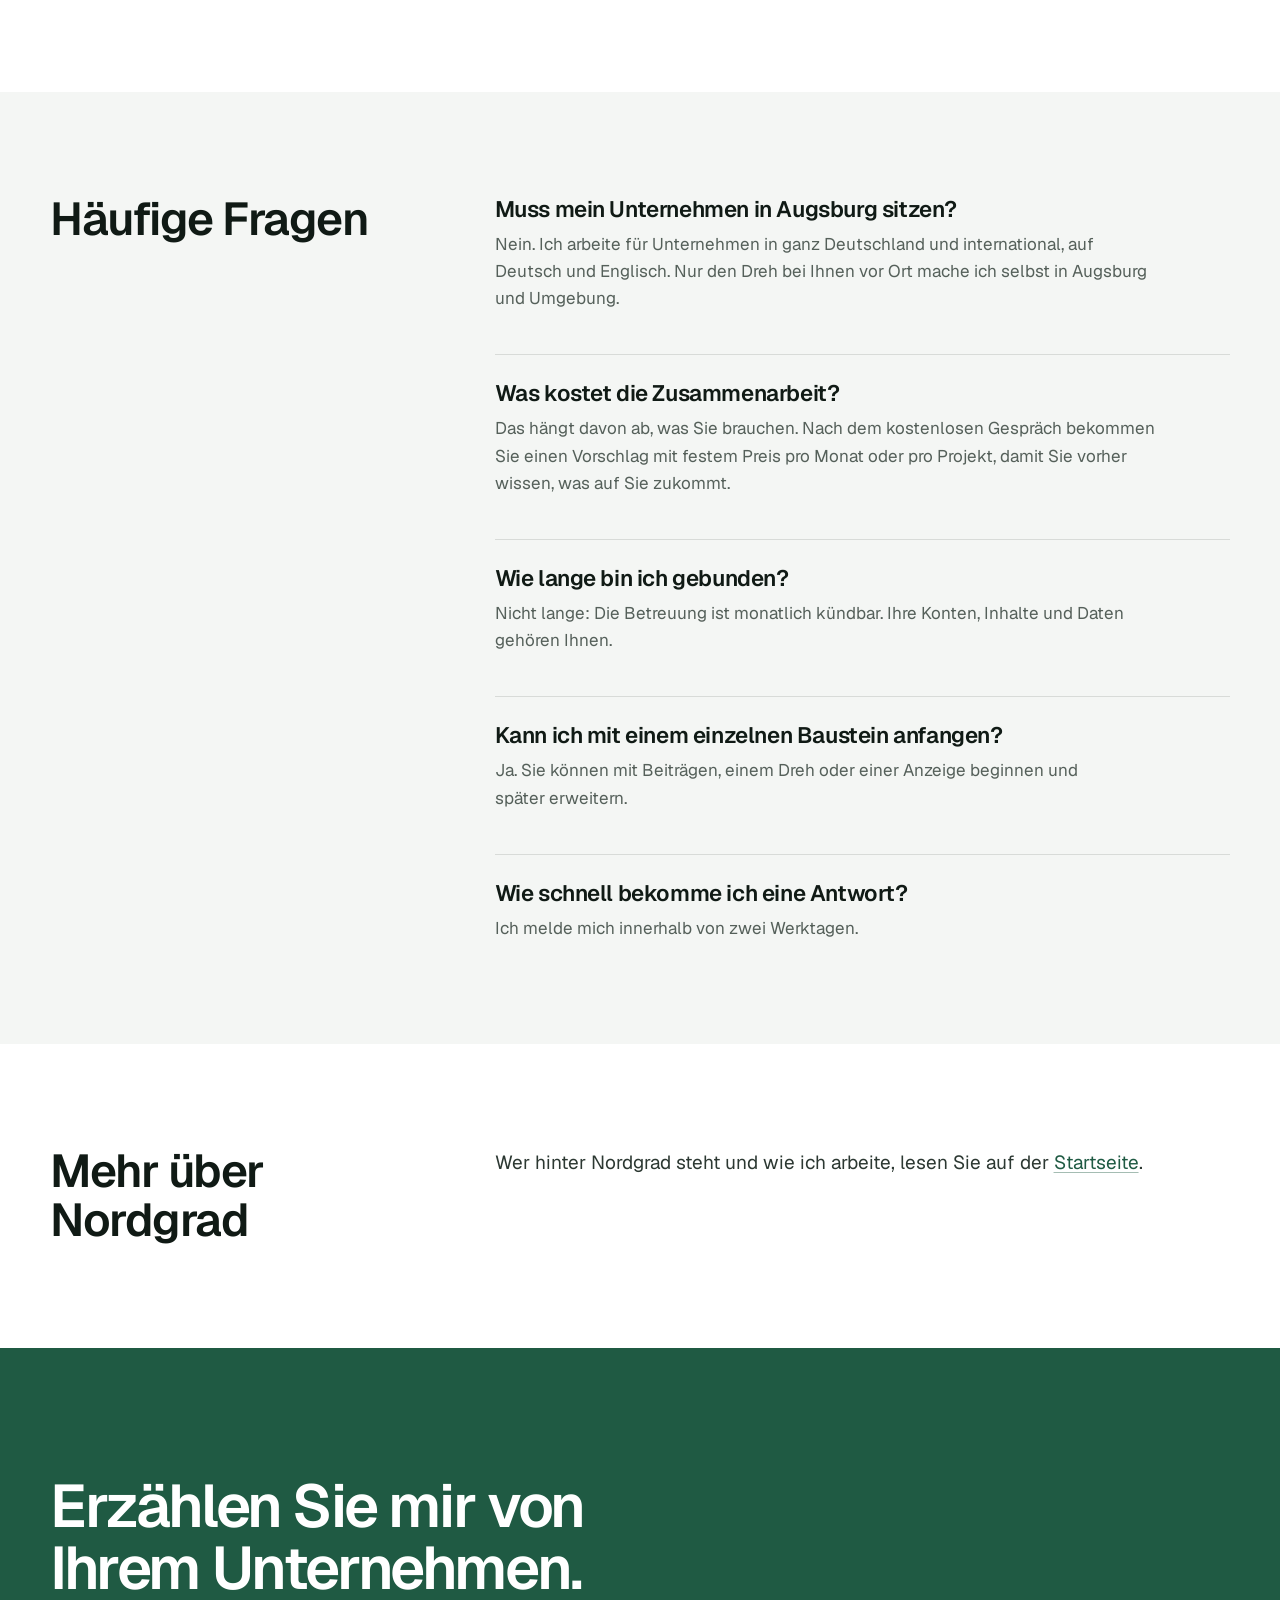
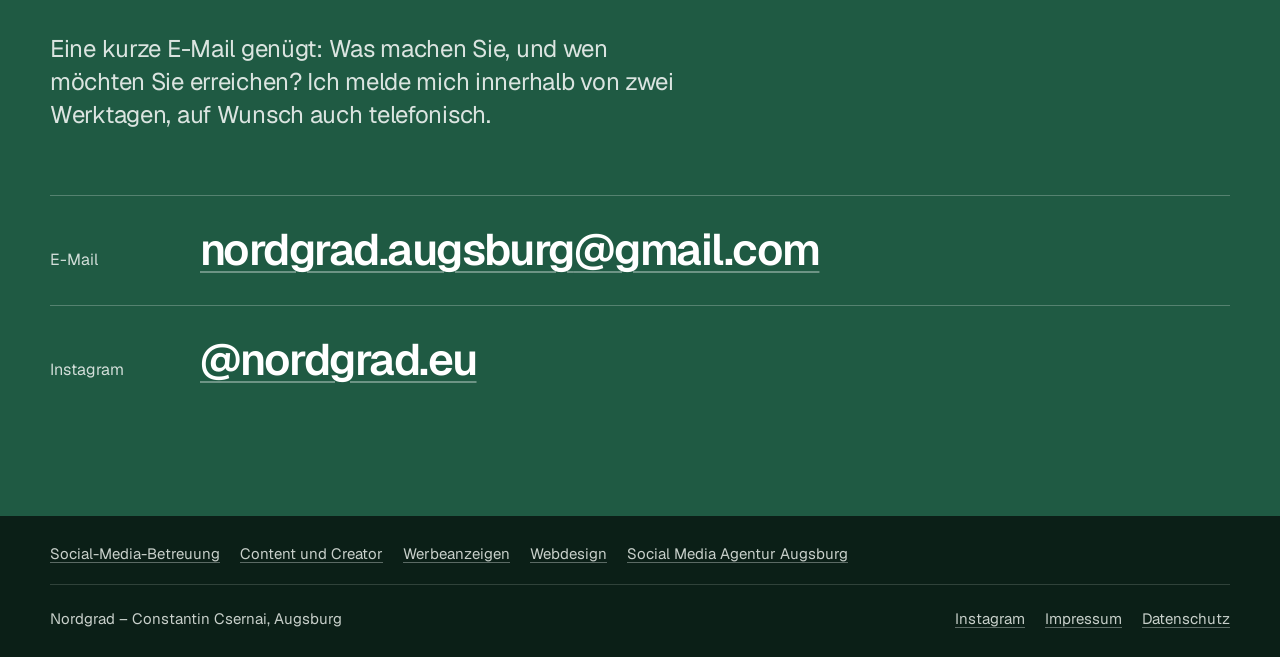
<file: social-media-agentur-augsburg/index.html>
<!doctype html>
<html lang="de">
<head>
  <meta charset="utf-8">
  <meta name="viewport" content="width=device-width, initial-scale=1">
  <title>Social Media Agentur Augsburg – Nordgrad</title>
  <meta name="description" content="Social Media Agentur in Augsburg: Beiträge, Kurzvideos, Werbeanzeigen und Webdesign aus einer Hand. Dreh vor Ort, ein Ansprechpartner, monatlich kündbar.">
  <meta name="theme-color" content="#ffffff">
  <link rel="canonical" href="https://nordgrad.eu/social-media-agentur-augsburg/">
  <link rel="icon" href="../favicon.ico" sizes="48x48">
  <link rel="icon" href="../zeichen.svg" type="image/svg+xml">
  <link rel="apple-touch-icon" href="../apple-touch-icon.png">
  <meta property="og:type" content="website">
  <meta property="og:site_name" content="Nordgrad">
  <meta property="og:title" content="Social Media Agentur Augsburg – Nordgrad">
  <meta property="og:description" content="Social Media Agentur in Augsburg: Beiträge, Kurzvideos, Werbeanzeigen und Webdesign aus einer Hand. Dreh vor Ort, ein Ansprechpartner, monatlich kündbar.">
  <meta property="og:url" content="https://nordgrad.eu/social-media-agentur-augsburg/">
  <meta property="og:image" content="https://nordgrad.eu/og-bild.png">
  <meta property="og:image:width" content="1200">
  <meta property="og:image:height" content="630">
  <meta property="og:image:alt" content="Nordgrad: Social Media, Werbeanzeigen und Webdesign aus Augsburg">
  <meta property="og:locale" content="de_DE">
  <meta name="twitter:card" content="summary_large_image">
  <meta name="twitter:title" content="Social Media Agentur Augsburg – Nordgrad">
  <meta name="twitter:description" content="Social Media Agentur in Augsburg: Beiträge, Kurzvideos, Werbeanzeigen und Webdesign aus einer Hand. Dreh vor Ort, ein Ansprechpartner, monatlich kündbar.">
  <meta name="twitter:image" content="https://nordgrad.eu/og-bild.png">
  <script type="application/ld+json">{"@context":"https://schema.org","@graph":[{"@type":"BreadcrumbList","@id":"https://nordgrad.eu/social-media-agentur-augsburg/#brotkrumen","itemListElement":[{"@type":"ListItem","position":1,"name":"Start","item":"https://nordgrad.eu/"},{"@type":"ListItem","position":2,"name":"Social Media Agentur Augsburg","item":"https://nordgrad.eu/social-media-agentur-augsburg/"}]},{"@type":"WebPage","@id":"https://nordgrad.eu/social-media-agentur-augsburg/#seite","url":"https://nordgrad.eu/social-media-agentur-augsburg/","name":"Social Media Agentur Augsburg – Nordgrad","description":"Social Media Agentur in Augsburg: Beiträge, Kurzvideos, Werbeanzeigen und Webdesign aus einer Hand. Dreh vor Ort, ein Ansprechpartner, monatlich kündbar.","inLanguage":"de","isPartOf":{"@id":"https://nordgrad.eu/#website"},"about":{"@type":"Organization","@id":"https://nordgrad.eu/#organisation","name":"Nordgrad","url":"https://nordgrad.eu/"},"publisher":{"@type":"Organization","@id":"https://nordgrad.eu/#organisation","name":"Nordgrad","url":"https://nordgrad.eu/"},"breadcrumb":{"@id":"https://nordgrad.eu/social-media-agentur-augsburg/#brotkrumen"}}]}</script>
  <script>
    /* Dezente Bewegung beim Erscheinen. Ohne JavaScript steht der ganze Text sofort da.
       Falls das kleine Skript nicht lädt, wird nach 4 s alles ohne Bewegung gezeigt. */
    (function () {
      var d = document.documentElement;
      d.classList.add('js');
      // Wie auf der Startseite: Bewegung läuft immer, ruhige Fassung nur mit ?bewegung=aus.
      var erzwungen = !/[?&]bewegung=aus(&|$)/.test(location.search);
      if (erzwungen) d.classList.add('erzwungen');
      if (erzwungen || window.matchMedia('(prefers-reduced-motion: no-preference)').matches) {
        d.classList.add('zeig');
        setTimeout(function () { if (!window.__seiteBereit) d.classList.remove('zeig'); }, 4000);
      }
    })();
  </script>
  <script type="module" crossorigin src="../assets/menue-DpATVmkG.js"></script>
  <script type="module" crossorigin src="../assets/unterseite-Dlvyn7xO.js"></script>
  <link rel="stylesheet" crossorigin href="../assets/menue-G60tYJu2.css">
  <link rel="stylesheet" crossorigin href="../assets/unterseite-DBPxFjRE.css">
</head>
<body class="unterseite">
  <svg width="0" height="0" class="unsichtbar" aria-hidden="true" focusable="false">
    <symbol id="zeichen" viewBox="0 0 32 32">
      <g fill="none" stroke="currentColor" stroke-linecap="round" stroke-linejoin="round">
        <path d="M5 25.5 13.75 7 22.5 25.5" stroke-width="3.2"/>
        <circle cx="25.75" cy="8.5" r="3" stroke-width="2.4"/>
      </g>
    </symbol>
  </svg>

  <a class="sprung" href="#inhalt">Zum Inhalt springen</a>

  <header class="kopf">
    <div class="kopf-innen">
      <a class="kopf-name" href="/" aria-label="Nordgrad, zur Startseite">
        <svg class="kopf-zeichen" aria-hidden="true"><use href="#zeichen"/></svg>
        <span>Nordgrad</span>
      </a>
      <nav aria-label="Hauptnavigation">
        <details class="menue">
          <summary>Leistungen</summary>
          <ul class="menue-liste"><li><a href="/leistungen/social-media-betreuung/">Social-Media-Betreuung</a></li><li><a href="/leistungen/content-und-creator/">Content und Creator</a></li><li><a href="/leistungen/werbeanzeigen/">Werbeanzeigen</a></li><li><a href="/leistungen/webdesign/">Webdesign</a></li><li class="menue-ort"><a href="/social-media-agentur-augsburg/">Social Media Agentur Augsburg</a></li></ul>
        </details>
        <a class="nur-breit" href="/#ablauf">Ablauf</a>
        <a class="sprache" href="/en/" lang="en" hreflang="en" aria-label="English version">EN</a>
        <a class="kopf-kontakt" href="/#kontakt">Kontakt</a>
      </nav>
    </div>
    <span class="lesefortschritt" aria-hidden="true"></span>
  </header>

  <main id="inhalt">
    <section class="u-held" aria-labelledby="u-titel">
      <div class="huelle">
        <nav class="krumen" aria-label="Brotkrumen">
          <ol>
            <li><a href="/">Start</a></li>
            <li><span aria-current="page">Social Media Agentur Augsburg</span></li>
          </ol>
        </nav>
        <h1 id="u-titel"><span class="wort"><span>Social</span></span> <span class="wort"><span>Media</span></span> <span class="wort"><span>Agentur</span></span> <span class="wort"><span>in</span></span> <span class="wort"><span>Augsburg</span></span></h1>
        <p class="vorspann" data-zeig>Ich bin Constantin Csernai und habe Nordgrad in Augsburg gegründet. Für Unternehmen aus Augsburg und Umgebung plane, drehe und betreue ich, was auf Instagram, TikTok und Facebook zu sehen ist, auf Wunsch mit Anzeigen und passender Webseite.</p>
        <div class="knoepfe" data-zeig>
          <a class="knopf voll" href="mailto:nordgrad.augsburg@gmail.com?subject=Anfrage%20aus%20Augsburg">E-Mail schreiben</a>
          <a class="knopf leer" href="/#leistungen">Alle Leistungen ansehen</a>
        </div>
      </div>
    </section>

    <section class="u-abschnitt u-hell u-art-karten" aria-labelledby="a1">
      <div class="huelle u-raster">
        <h2 id="a1" data-zeig>Was ich für Unternehmen in Augsburg mache</h2>
        <div class="u-inhalt">
          <p data-zeig>Wer ein Unternehmen führt, hat selten die Zeit, nebenbei Kanäle zu pflegen. Ich übernehme die laufende Arbeit, Sie behalten die Entscheidung. Nordgrad hat vier Bausteine, die Sie einzeln oder zusammen nutzen können.</p>
          <ul class="u-karten">
            <li class="u-karte" data-zeig style="--v:0"><h3><a href="/leistungen/social-media-betreuung/">Social-Media-Betreuung</a></h3><p>Ich plane Ihre Beiträge, gestalte sie in Ihrem Stil und veröffentliche sie regelmäßig.</p></li>
            <li class="u-karte" data-zeig style="--v:1"><h3><a href="/leistungen/content-und-creator/">Content und Creator</a></h3><p>Kurzvideos, Reels und Fotos, die ich bei Ihnen vor Ort aufnehme.</p></li>
            <li class="u-karte" data-zeig style="--v:2"><h3><a href="/leistungen/werbeanzeigen/">Werbeanzeigen</a></h3><p>Anzeigen für Menschen im Umkreis Ihres Standorts, auf Instagram, Facebook und TikTok.</p></li>
            <li class="u-karte" data-zeig style="--v:3"><h3><a href="/leistungen/webdesign/">Webdesign</a></h3><p>Eine klare Webseite, auf der Besucher Sie direkt anrufen oder anschreiben können.</p></li>
          </ul>
        </div>
      </div>
    </section>

    <section class="u-abschnitt u-papier u-art-text" aria-labelledby="a2">
      <div class="huelle u-raster">
        <h2 id="a2" data-zeig>Dreh vor Ort statt nur Videokonferenz</h2>
        <div class="u-inhalt">
          <p data-zeig>Mein Sitz ist Augsburg. Das hat einen praktischen Vorteil: Für Videos und Fotos komme ich selbst zu Ihnen, in Augsburg und Umgebung. Sie müssen nicht beschreiben, wie Ihre Werkstatt, Ihre Praxis oder Ihr Laden aussieht. Ich sehe es mir an.</p>
          <p data-zeig>Gespräche führen wir vor Ort oder per Video, ganz wie es Ihnen passt. Wenn Sie jemanden vor der Kamera haben möchten, der zu Ihrem Unternehmen und Ihrer Region passt, bringe ich Sie auf Wunsch mit Creatorn zusammen.</p>
        </div>
      </div>
    </section>

    <section class="u-abschnitt u-hell u-art-schritte" aria-labelledby="a3">
      <div class="huelle u-raster">
        <h2 id="a3" data-zeig>So läuft die Zusammenarbeit in Augsburg</h2>
        <div class="u-inhalt">
          <ol class="u-schritte">
            <li class="u-schritt" data-zeig><span class="u-nr" aria-hidden="true">1</span><h3>Kennenlernen</h3><p>Wir sprechen über Ihr Unternehmen, Ihre Kundschaft und Ihre Ziele. Das Gespräch kostet nichts.</p></li>
            <li class="u-schritt" data-zeig><span class="u-nr" aria-hidden="true">2</span><h3>Vorschlag</h3><p>Ich sehe mir Ihre Kanäle an und mache einen Vorschlag mit festem Preis, pro Monat oder pro Projekt.</p></li>
            <li class="u-schritt" data-zeig><span class="u-nr" aria-hidden="true">3</span><h3>Umsetzung</h3><p>Ich drehe, gestalte und plane die Beiträge. Nichts geht online, was Sie nicht freigegeben haben.</p></li>
            <li class="u-schritt" data-zeig><span class="u-nr" aria-hidden="true">4</span><h3>Monatliche Übersicht</h3><p>Sie sehen, was Beiträge und Anzeigen gebracht haben, und wir entscheiden, was wir als Nächstes ändern.</p></li>
          </ol>
        </div>
      </div>
    </section>

    <section class="u-abschnitt u-papier u-art-grenzen" aria-labelledby="a4">
      <div class="huelle u-raster">
        <h2 id="a4" data-zeig>Für wen das passt und für wen nicht</h2>
        <div class="u-inhalt">
          <div class="u-grenze" data-zeig>
            <p><strong>Es passt,</strong> wenn Sie ein Unternehmen in Augsburg oder der Region führen, regelmäßig sichtbar sein möchten und einen festen Ansprechpartner schätzen, der Ihr Anliegen persönlich kennt.</p>
            <p><strong>Es passt eher nicht,</strong> wenn Sie über Nacht garantierte Reichweite erwarten, keine Zeit für Rückmeldungen und Freigaben haben oder eine Betreuung rund um die Uhr durch ein großes Team suchen. Ich bin eine Person und arbeite persönlich, nicht im Schichtbetrieb.</p>
          </div>
        </div>
      </div>
    </section>

    <section class="u-abschnitt u-hell u-art-text" aria-labelledby="a5">
      <div class="huelle u-raster">
        <h2 id="a5" data-zeig>Einzugsgebiet: Augsburg und Umgebung</h2>
        <div class="u-inhalt">
          <p data-zeig>Persönlich bin ich für Unternehmen in Augsburg, Friedberg, Königsbrunn, Gersthofen, Neusäß, Stadtbergen und der Umgebung da. Auf Wunsch arbeite ich auch deutschlandweit. Dann laufen Gespräche und Abstimmungen per Video, und wir klären gemeinsam, wie das Bildmaterial entsteht, zum Beispiel mit Creatorn aus Ihrer Region.</p>
        </div>
      </div>
    </section>

    <section class="u-abschnitt u-papier u-art-fragen" aria-labelledby="fragen-titel">
      <div class="huelle u-raster">
        <h2 id="fragen-titel" data-zeig>Häufige Fragen</h2>
        <div class="u-inhalt">
          <div class="u-frage" data-zeig><h3>Muss mein Unternehmen in Augsburg sitzen?</h3><p>Nein. Ich arbeite für Unternehmen in ganz Deutschland und international, auf Deutsch und Englisch. Nur den Dreh bei Ihnen vor Ort mache ich selbst in Augsburg und Umgebung.</p></div>
          <div class="u-frage" data-zeig><h3>Was kostet die Zusammenarbeit?</h3><p>Das hängt davon ab, was Sie brauchen. Nach dem kostenlosen Gespräch bekommen Sie einen Vorschlag mit festem Preis pro Monat oder pro Projekt, damit Sie vorher wissen, was auf Sie zukommt.</p></div>
          <div class="u-frage" data-zeig><h3>Wie lange bin ich gebunden?</h3><p>Nicht lange: Die Betreuung ist monatlich kündbar. Ihre Konten, Inhalte und Daten gehören Ihnen.</p></div>
          <div class="u-frage" data-zeig><h3>Kann ich mit einem einzelnen Baustein anfangen?</h3><p>Ja. Sie können mit Beiträgen, einem Dreh oder einer Anzeige beginnen und später erweitern.</p></div>
          <div class="u-frage" data-zeig><h3>Wie schnell bekomme ich eine Antwort?</h3><p>Ich melde mich innerhalb von zwei Werktagen.</p></div>
        </div>
      </div>
    </section>

    <section class="u-abschnitt u-hell u-weiter" data-gemeinsam aria-labelledby="weiter-titel">
      <div class="huelle u-raster">
        <h2 id="weiter-titel" data-zeig>Mehr über Nordgrad</h2>
        <div class="u-inhalt"><p data-zeig>Wer hinter Nordgrad steht und wie ich arbeite, lesen Sie auf der <a href="/">Startseite</a>.</p></div>
      </div>
    </section>

    <section class="kontakt u-kontakt" data-gemeinsam aria-labelledby="kontakt-titel">
      <div class="huelle">
        <h2 id="kontakt-titel" data-zeig>Erzählen Sie mir von Ihrem Unternehmen.</h2>
        <p class="vorspann" data-zeig>Eine kurze E-Mail genügt: Was machen Sie, und wen möchten Sie erreichen? Ich melde mich innerhalb von zwei Werktagen, auf Wunsch auch telefonisch.</p>
        <ul class="kontakt-wege" data-zeig>
          <li>
            <span class="kontakt-art">E-Mail</span>
            <a href="mailto:nordgrad.augsburg@gmail.com?subject=Anfrage%20aus%20Augsburg">nordgrad.augsburg<wbr>@gmail.com</a>
          </li>
          <li>
            <span class="kontakt-art">Instagram</span>
            <a href="https://www.instagram.com/nordgrad.eu/" rel="noopener me">@nordgrad.eu</a>
          </li>
        </ul>
      </div>
    </section>
  </main>

  <footer class="fuss">
    <div class="huelle fuss-innen">
      <nav class="fuss-leistungen" aria-label="Leistungen">
        <a href="/leistungen/social-media-betreuung/">Social-Media-Betreuung</a> <a href="/leistungen/content-und-creator/">Content und Creator</a> <a href="/leistungen/werbeanzeigen/">Werbeanzeigen</a> <a href="/leistungen/webdesign/">Webdesign</a>
        <a href="/social-media-agentur-augsburg/">Social Media Agentur Augsburg</a>
      </nav>
      <span>Nordgrad – Constantin Csernai, Augsburg</span>
      <nav aria-label="Rechtliches">
        <a href="https://www.instagram.com/nordgrad.eu/" rel="noopener me">Instagram</a>
        <a href="/impressum.html">Impressum</a>
        <a href="/datenschutz.html">Datenschutz</a>
      </nav>
    </div>
  </footer>

</body>
</html>
</file>
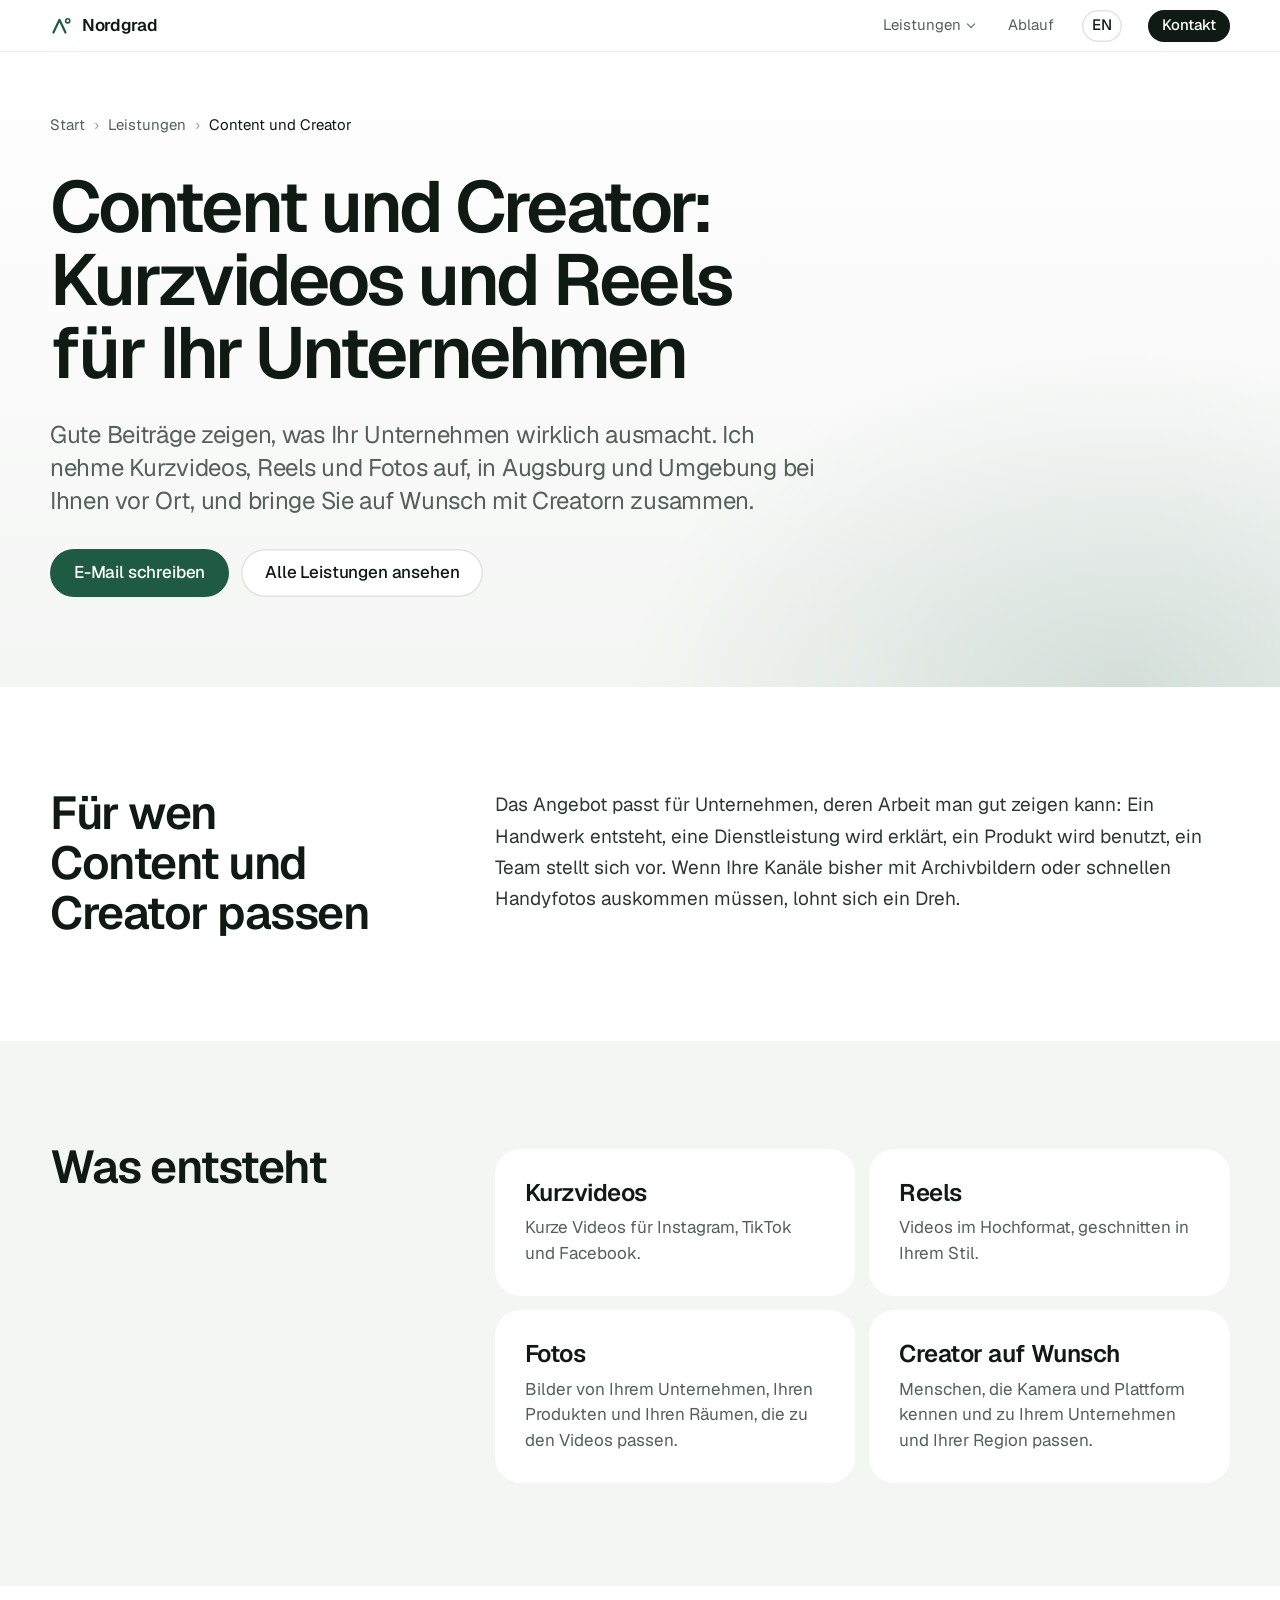
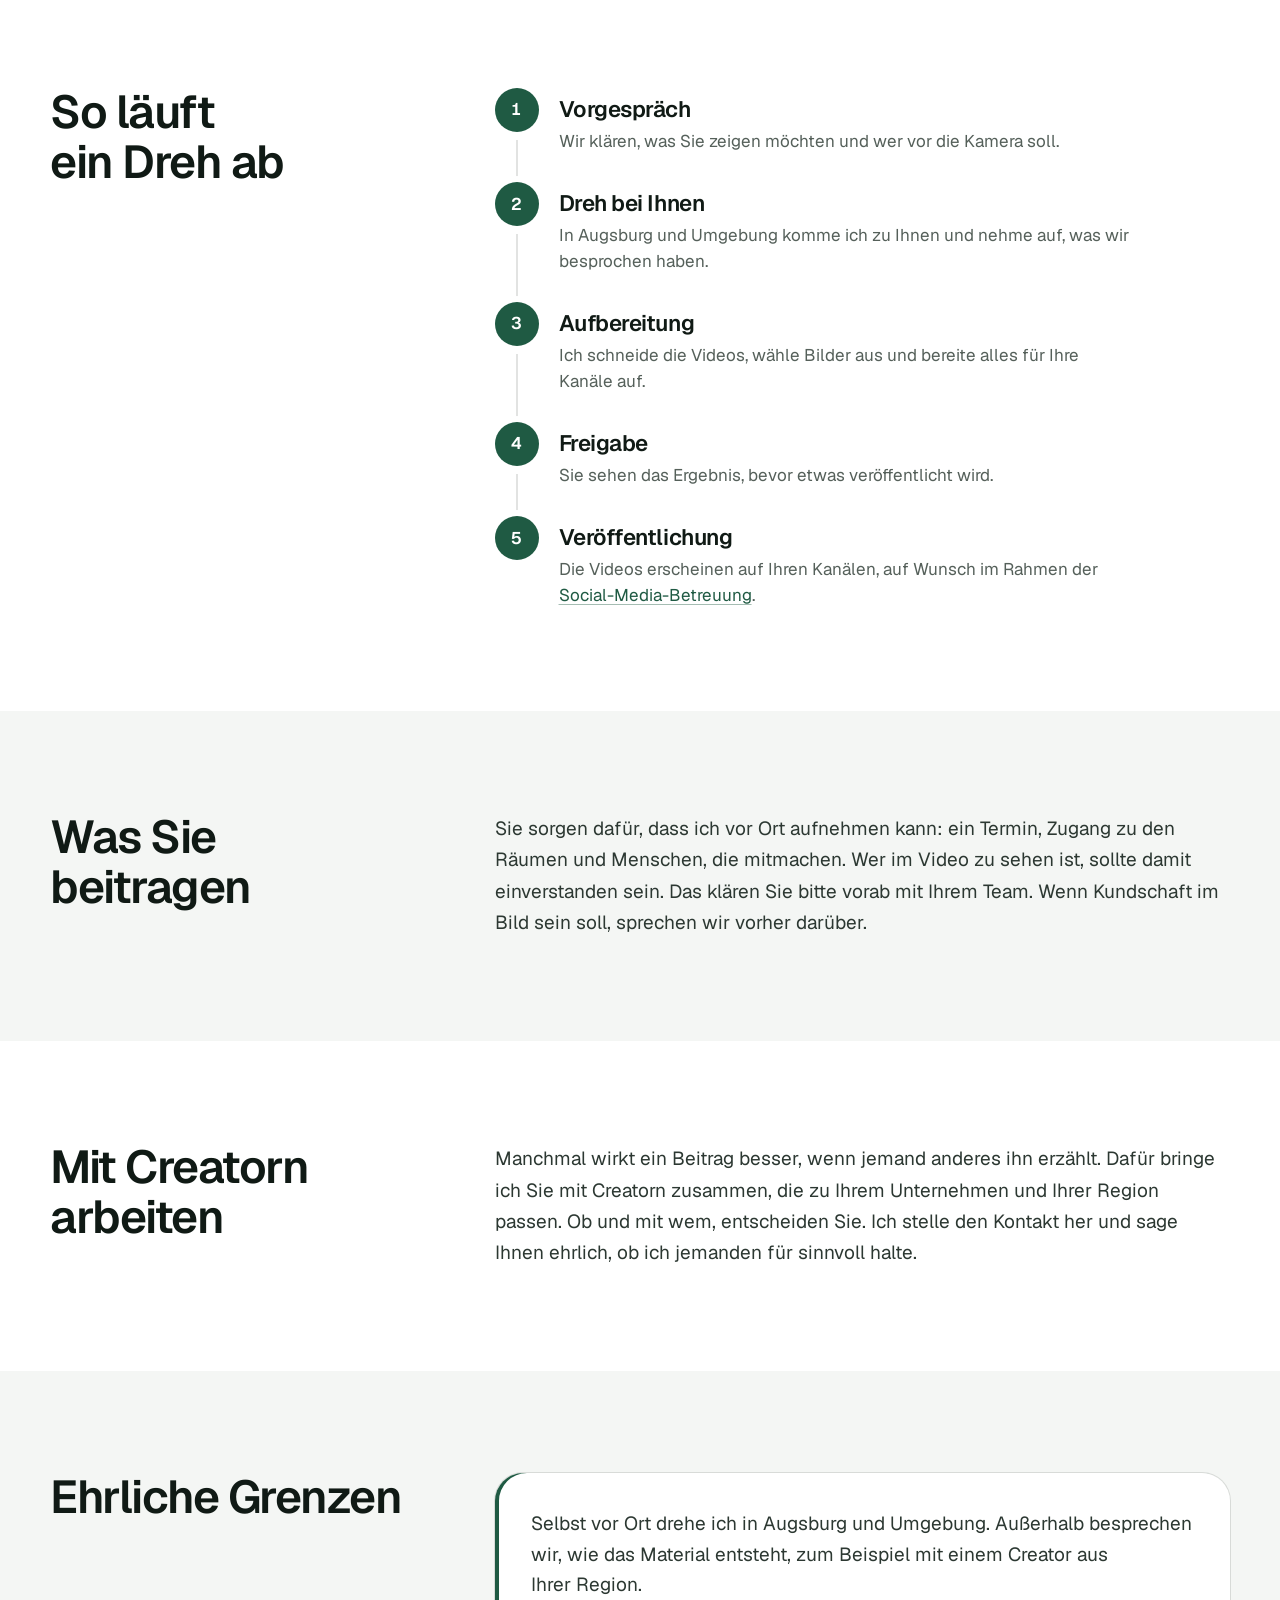
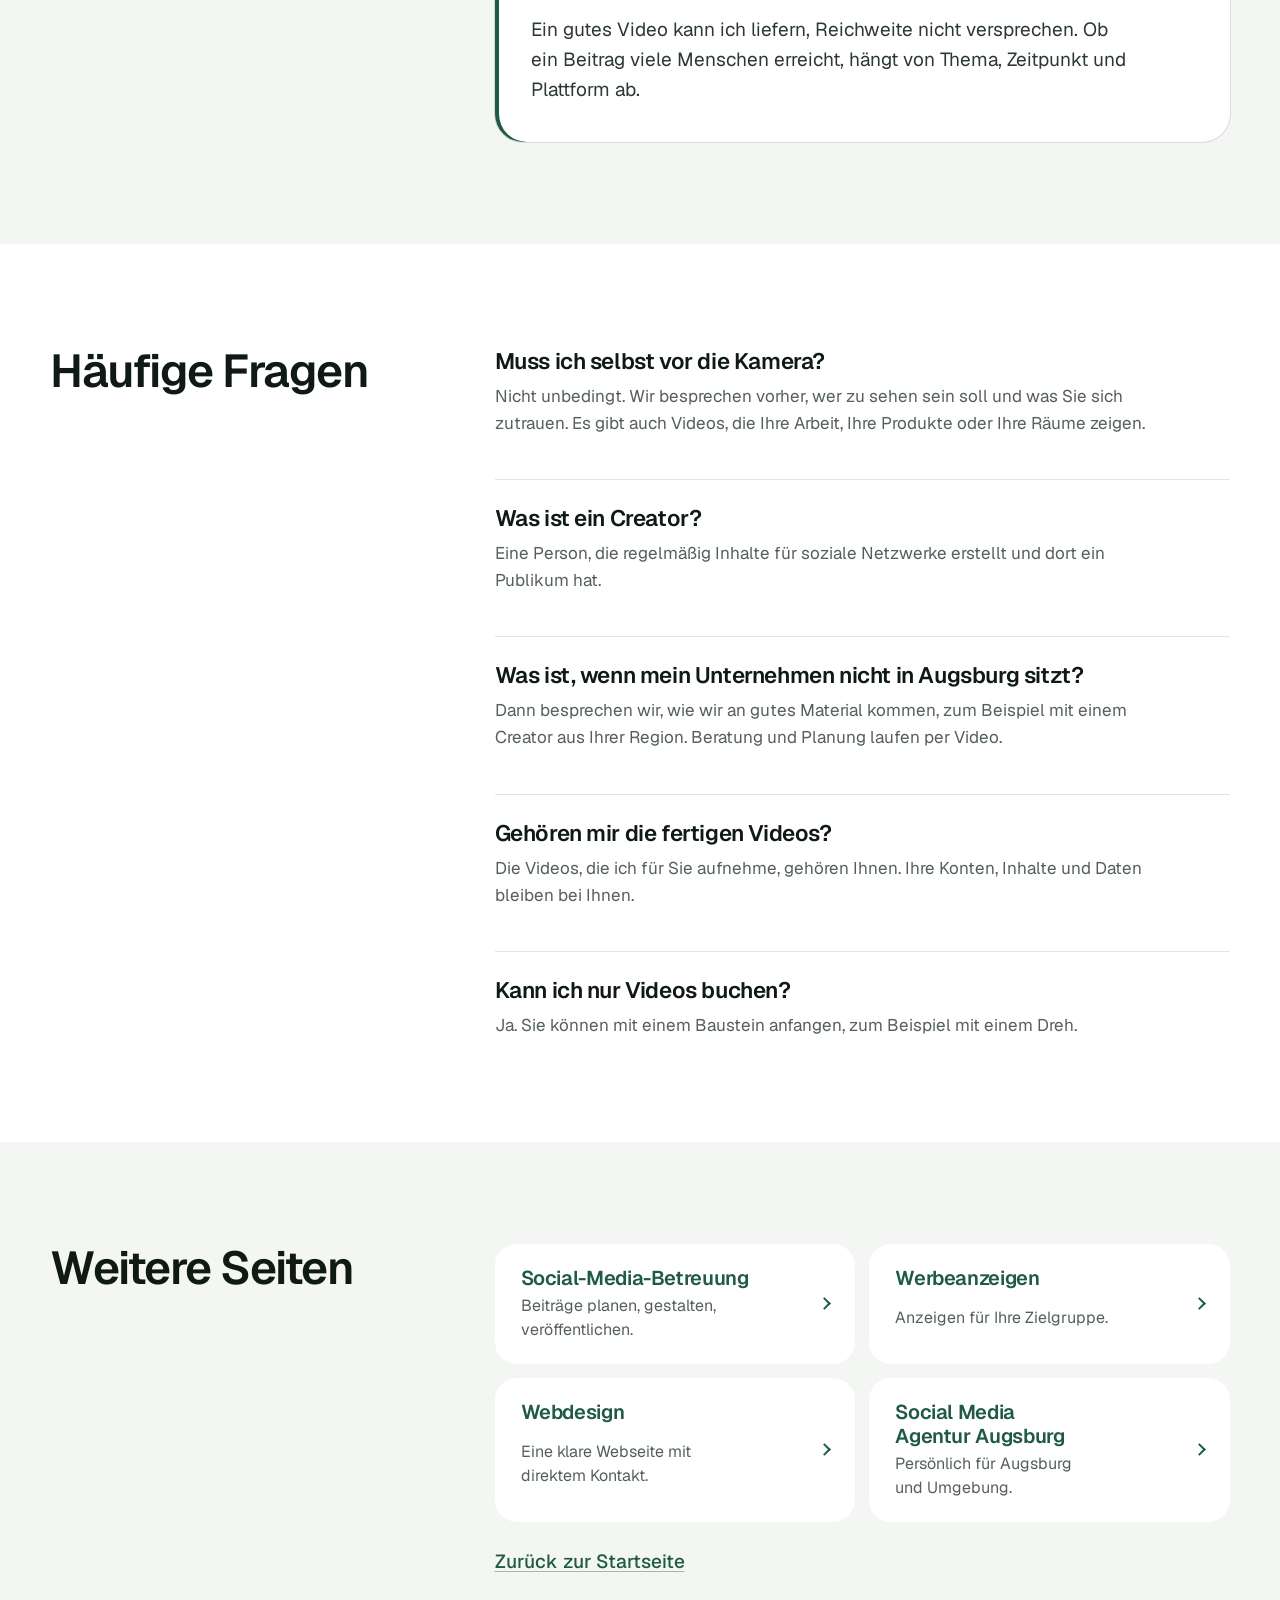
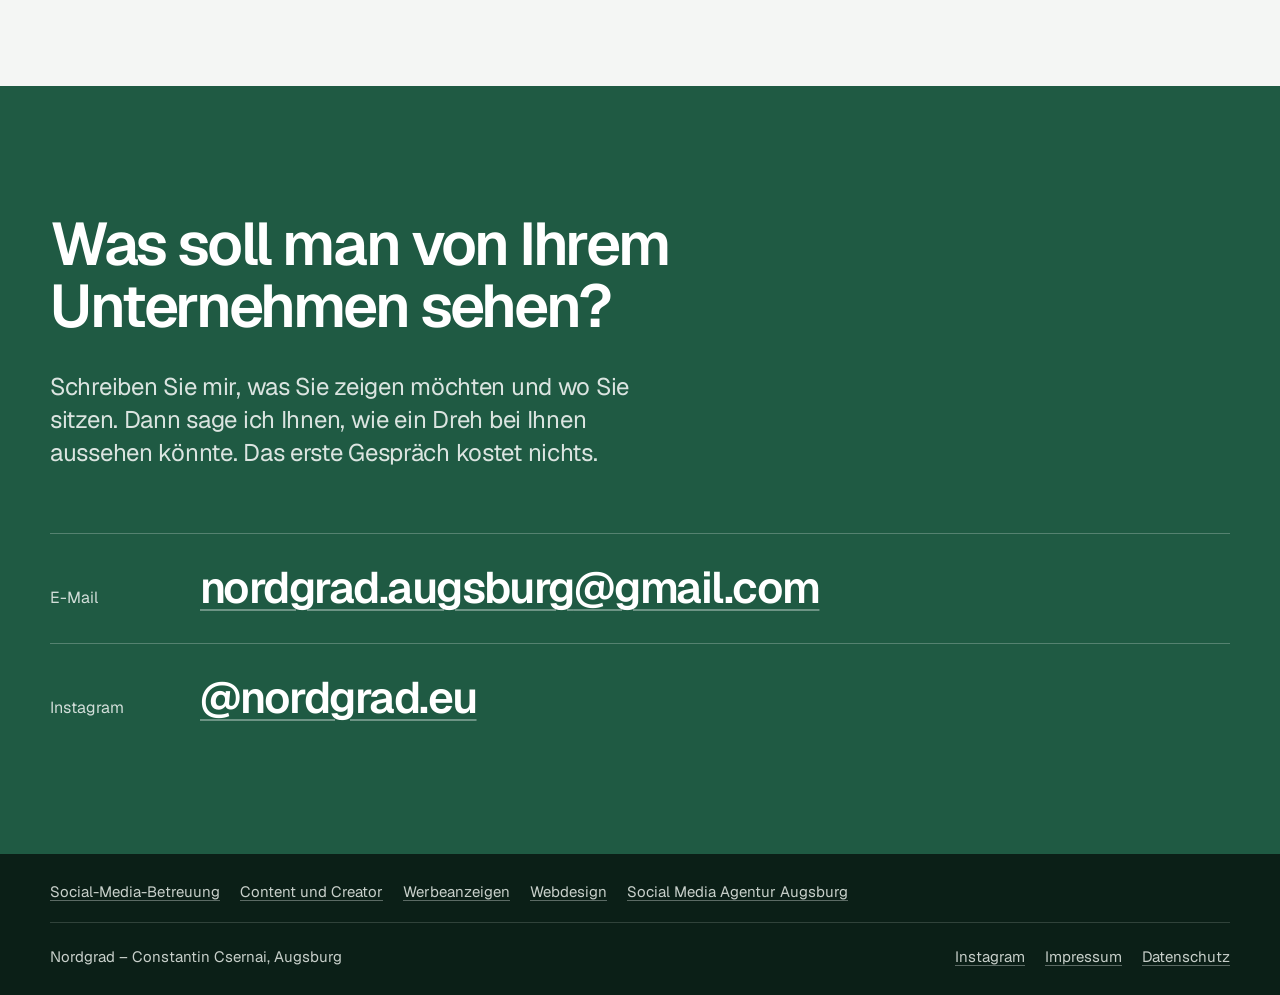
<file: leistungen/content-und-creator/index.html>
<!doctype html>
<html lang="de">
<head>
  <meta charset="utf-8">
  <meta name="viewport" content="width=device-width, initial-scale=1">
  <title>Content und Creator: Reels und Kurzvideos – Nordgrad</title>
  <meta name="description" content="Kurzvideos, Reels und Fotos für Ihre Kanäle. In Augsburg und Umgebung drehe ich bei Ihnen vor Ort, auf Wunsch mit Creatorn, die zu Ihnen passen.">
  <meta name="theme-color" content="#ffffff">
  <link rel="canonical" href="https://nordgrad.eu/leistungen/content-und-creator/">
  <link rel="icon" href="../../favicon.ico" sizes="48x48">
  <link rel="icon" href="../../zeichen.svg" type="image/svg+xml">
  <link rel="apple-touch-icon" href="../../apple-touch-icon.png">
  <meta property="og:type" content="website">
  <meta property="og:site_name" content="Nordgrad">
  <meta property="og:title" content="Content und Creator: Reels und Kurzvideos – Nordgrad">
  <meta property="og:description" content="Kurzvideos, Reels und Fotos für Ihre Kanäle. In Augsburg und Umgebung drehe ich bei Ihnen vor Ort, auf Wunsch mit Creatorn, die zu Ihnen passen.">
  <meta property="og:url" content="https://nordgrad.eu/leistungen/content-und-creator/">
  <meta property="og:image" content="https://nordgrad.eu/og-bild.png">
  <meta property="og:image:width" content="1200">
  <meta property="og:image:height" content="630">
  <meta property="og:image:alt" content="Nordgrad: Social Media, Werbeanzeigen und Webdesign aus Augsburg">
  <meta property="og:locale" content="de_DE">
  <meta name="twitter:card" content="summary_large_image">
  <meta name="twitter:title" content="Content und Creator: Reels und Kurzvideos – Nordgrad">
  <meta name="twitter:description" content="Kurzvideos, Reels und Fotos für Ihre Kanäle. In Augsburg und Umgebung drehe ich bei Ihnen vor Ort, auf Wunsch mit Creatorn, die zu Ihnen passen.">
  <meta name="twitter:image" content="https://nordgrad.eu/og-bild.png">
  <script type="application/ld+json">{"@context":"https://schema.org","@graph":[{"@type":"BreadcrumbList","@id":"https://nordgrad.eu/leistungen/content-und-creator/#brotkrumen","itemListElement":[{"@type":"ListItem","position":1,"name":"Start","item":"https://nordgrad.eu/"},{"@type":"ListItem","position":2,"name":"Leistungen","item":"https://nordgrad.eu/#leistungen"},{"@type":"ListItem","position":3,"name":"Content und Creator","item":"https://nordgrad.eu/leistungen/content-und-creator/"}]},{"@type":"WebPage","@id":"https://nordgrad.eu/leistungen/content-und-creator/#seite","url":"https://nordgrad.eu/leistungen/content-und-creator/","name":"Content und Creator: Reels und Kurzvideos – Nordgrad","description":"Kurzvideos, Reels und Fotos für Ihre Kanäle. In Augsburg und Umgebung drehe ich bei Ihnen vor Ort, auf Wunsch mit Creatorn, die zu Ihnen passen.","inLanguage":"de","isPartOf":{"@id":"https://nordgrad.eu/#website"},"about":{"@type":"Organization","@id":"https://nordgrad.eu/#organisation","name":"Nordgrad","url":"https://nordgrad.eu/"},"publisher":{"@type":"Organization","@id":"https://nordgrad.eu/#organisation","name":"Nordgrad","url":"https://nordgrad.eu/"},"breadcrumb":{"@id":"https://nordgrad.eu/leistungen/content-und-creator/#brotkrumen"}}]}</script>
  <script>
    /* Dezente Bewegung beim Erscheinen. Ohne JavaScript steht der ganze Text sofort da.
       Falls das kleine Skript nicht lädt, wird nach 4 s alles ohne Bewegung gezeigt. */
    (function () {
      var d = document.documentElement;
      d.classList.add('js');
      // Wie auf der Startseite: Bewegung läuft immer, ruhige Fassung nur mit ?bewegung=aus.
      var erzwungen = !/[?&]bewegung=aus(&|$)/.test(location.search);
      if (erzwungen) d.classList.add('erzwungen');
      if (erzwungen || window.matchMedia('(prefers-reduced-motion: no-preference)').matches) {
        d.classList.add('zeig');
        setTimeout(function () { if (!window.__seiteBereit) d.classList.remove('zeig'); }, 4000);
      }
    })();
  </script>
  <script type="module" crossorigin src="../../assets/menue-DpATVmkG.js"></script>
  <script type="module" crossorigin src="../../assets/unterseite-Dlvyn7xO.js"></script>
  <link rel="stylesheet" crossorigin href="../../assets/menue-G60tYJu2.css">
  <link rel="stylesheet" crossorigin href="../../assets/unterseite-DBPxFjRE.css">
</head>
<body class="unterseite">
  <svg width="0" height="0" class="unsichtbar" aria-hidden="true" focusable="false">
    <symbol id="zeichen" viewBox="0 0 32 32">
      <g fill="none" stroke="currentColor" stroke-linecap="round" stroke-linejoin="round">
        <path d="M5 25.5 13.75 7 22.5 25.5" stroke-width="3.2"/>
        <circle cx="25.75" cy="8.5" r="3" stroke-width="2.4"/>
      </g>
    </symbol>
  </svg>

  <a class="sprung" href="#inhalt">Zum Inhalt springen</a>

  <header class="kopf">
    <div class="kopf-innen">
      <a class="kopf-name" href="/" aria-label="Nordgrad, zur Startseite">
        <svg class="kopf-zeichen" aria-hidden="true"><use href="#zeichen"/></svg>
        <span>Nordgrad</span>
      </a>
      <nav aria-label="Hauptnavigation">
        <details class="menue">
          <summary>Leistungen</summary>
          <ul class="menue-liste"><li><a href="/leistungen/social-media-betreuung/">Social-Media-Betreuung</a></li><li><a href="/leistungen/content-und-creator/">Content und Creator</a></li><li><a href="/leistungen/werbeanzeigen/">Werbeanzeigen</a></li><li><a href="/leistungen/webdesign/">Webdesign</a></li><li class="menue-ort"><a href="/social-media-agentur-augsburg/">Social Media Agentur Augsburg</a></li></ul>
        </details>
        <a class="nur-breit" href="/#ablauf">Ablauf</a>
        <a class="sprache" href="/en/" lang="en" hreflang="en" aria-label="English version">EN</a>
        <a class="kopf-kontakt" href="/#kontakt">Kontakt</a>
      </nav>
    </div>
    <span class="lesefortschritt" aria-hidden="true"></span>
  </header>

  <main id="inhalt">
    <section class="u-held" aria-labelledby="u-titel">
      <div class="huelle">
        <nav class="krumen" aria-label="Brotkrumen">
          <ol>
            <li><a href="/">Start</a></li>
            <li><a href="/#leistungen">Leistungen</a></li>
            <li><span aria-current="page">Content und Creator</span></li>
          </ol>
        </nav>
        <h1 id="u-titel"><span class="wort"><span>Content</span></span> <span class="wort"><span>und</span></span> <span class="wort"><span>Creator:</span></span> <span class="wort"><span>Kurzvideos</span></span> <span class="wort"><span>und</span></span> <span class="wort"><span>Reels</span></span> <span class="wort"><span>für</span></span> <span class="wort"><span>Ihr</span></span> <span class="wort"><span>Unternehmen</span></span></h1>
        <p class="vorspann" data-zeig>Gute Beiträge zeigen, was Ihr Unternehmen wirklich ausmacht. Ich nehme Kurzvideos, Reels und Fotos auf, in Augsburg und Umgebung bei Ihnen vor Ort, und bringe Sie auf Wunsch mit Creatorn zusammen.</p>
        <div class="knoepfe" data-zeig>
          <a class="knopf voll" href="mailto:nordgrad.augsburg@gmail.com?subject=Anfrage%20Content%20und%20Creator">E-Mail schreiben</a>
          <a class="knopf leer" href="/#leistungen">Alle Leistungen ansehen</a>
        </div>
      </div>
    </section>

    <section class="u-abschnitt u-hell u-art-text" aria-labelledby="a1">
      <div class="huelle u-raster">
        <h2 id="a1" data-zeig>Für wen Content und Creator passen</h2>
        <div class="u-inhalt">
          <p data-zeig>Das Angebot passt für Unternehmen, deren Arbeit man gut zeigen kann: Ein Handwerk entsteht, eine Dienstleistung wird erklärt, ein Produkt wird benutzt, ein Team stellt sich vor. Wenn Ihre Kanäle bisher mit Archivbildern oder schnellen Handyfotos auskommen müssen, lohnt sich ein Dreh.</p>
        </div>
      </div>
    </section>

    <section class="u-abschnitt u-papier u-art-karten" aria-labelledby="a2">
      <div class="huelle u-raster">
        <h2 id="a2" data-zeig>Was entsteht</h2>
        <div class="u-inhalt">
          
          <ul class="u-karten">
            <li class="u-karte" data-zeig style="--v:0"><h3>Kurzvideos</h3><p>Kurze Videos für Instagram, TikTok und Facebook.</p></li>
            <li class="u-karte" data-zeig style="--v:1"><h3>Reels</h3><p>Videos im Hochformat, geschnitten in Ihrem Stil.</p></li>
            <li class="u-karte" data-zeig style="--v:2"><h3>Fotos</h3><p>Bilder von Ihrem Unternehmen, Ihren Produkten und Ihren Räumen, die zu den Videos passen.</p></li>
            <li class="u-karte" data-zeig style="--v:3"><h3>Creator auf Wunsch</h3><p>Menschen, die Kamera und Plattform kennen und zu Ihrem Unternehmen und Ihrer Region passen.</p></li>
          </ul>
        </div>
      </div>
    </section>

    <section class="u-abschnitt u-hell u-art-schritte" aria-labelledby="a3">
      <div class="huelle u-raster">
        <h2 id="a3" data-zeig>So läuft ein Dreh ab</h2>
        <div class="u-inhalt">
          <ol class="u-schritte">
            <li class="u-schritt" data-zeig><span class="u-nr" aria-hidden="true">1</span><h3>Vorgespräch</h3><p>Wir klären, was Sie zeigen möchten und wer vor die Kamera soll.</p></li>
            <li class="u-schritt" data-zeig><span class="u-nr" aria-hidden="true">2</span><h3>Dreh bei Ihnen</h3><p>In Augsburg und Umgebung komme ich zu Ihnen und nehme auf, was wir besprochen haben.</p></li>
            <li class="u-schritt" data-zeig><span class="u-nr" aria-hidden="true">3</span><h3>Aufbereitung</h3><p>Ich schneide die Videos, wähle Bilder aus und bereite alles für Ihre Kanäle auf.</p></li>
            <li class="u-schritt" data-zeig><span class="u-nr" aria-hidden="true">4</span><h3>Freigabe</h3><p>Sie sehen das Ergebnis, bevor etwas veröffentlicht wird.</p></li>
            <li class="u-schritt" data-zeig><span class="u-nr" aria-hidden="true">5</span><h3>Veröffentlichung</h3><p>Die Videos erscheinen auf Ihren Kanälen, auf Wunsch im Rahmen der <a href="/leistungen/social-media-betreuung/">Social-Media-Betreuung</a>.</p></li>
          </ol>
        </div>
      </div>
    </section>

    <section class="u-abschnitt u-papier u-art-text" aria-labelledby="a4">
      <div class="huelle u-raster">
        <h2 id="a4" data-zeig>Was Sie beitragen</h2>
        <div class="u-inhalt">
          <p data-zeig>Sie sorgen dafür, dass ich vor Ort aufnehmen kann: ein Termin, Zugang zu den Räumen und Menschen, die mitmachen. Wer im Video zu sehen ist, sollte damit einverstanden sein. Das klären Sie bitte vorab mit Ihrem Team. Wenn Kundschaft im Bild sein soll, sprechen wir vorher darüber.</p>
        </div>
      </div>
    </section>

    <section class="u-abschnitt u-hell u-art-text" aria-labelledby="a5">
      <div class="huelle u-raster">
        <h2 id="a5" data-zeig>Mit Creatorn arbeiten</h2>
        <div class="u-inhalt">
          <p data-zeig>Manchmal wirkt ein Beitrag besser, wenn jemand anderes ihn erzählt. Dafür bringe ich Sie mit Creatorn zusammen, die zu Ihrem Unternehmen und Ihrer Region passen. Ob und mit wem, entscheiden Sie. Ich stelle den Kontakt her und sage Ihnen ehrlich, ob ich jemanden für sinnvoll halte.</p>
        </div>
      </div>
    </section>

    <section class="u-abschnitt u-papier u-art-grenzen" aria-labelledby="a6">
      <div class="huelle u-raster">
        <h2 id="a6" data-zeig>Ehrliche Grenzen</h2>
        <div class="u-inhalt">
          <div class="u-grenze" data-zeig>
            <p>Selbst vor Ort drehe ich in Augsburg und Umgebung. Außerhalb besprechen wir, wie das Material entsteht, zum Beispiel mit einem Creator aus Ihrer Region.</p>
            <p>Ein gutes Video kann ich liefern, Reichweite nicht versprechen. Ob ein Beitrag viele Menschen erreicht, hängt von Thema, Zeitpunkt und Plattform ab.</p>
          </div>
        </div>
      </div>
    </section>

    <section class="u-abschnitt u-hell u-art-fragen" aria-labelledby="fragen-titel">
      <div class="huelle u-raster">
        <h2 id="fragen-titel" data-zeig>Häufige Fragen</h2>
        <div class="u-inhalt">
          <div class="u-frage" data-zeig><h3>Muss ich selbst vor die Kamera?</h3><p>Nicht unbedingt. Wir besprechen vorher, wer zu sehen sein soll und was Sie sich zutrauen. Es gibt auch Videos, die Ihre Arbeit, Ihre Produkte oder Ihre Räume zeigen.</p></div>
          <div class="u-frage" data-zeig><h3>Was ist ein Creator?</h3><p>Eine Person, die regelmäßig Inhalte für soziale Netzwerke erstellt und dort ein Publikum hat.</p></div>
          <div class="u-frage" data-zeig><h3>Was ist, wenn mein Unternehmen nicht in Augsburg sitzt?</h3><p>Dann besprechen wir, wie wir an gutes Material kommen, zum Beispiel mit einem Creator aus Ihrer Region. Beratung und Planung laufen per Video.</p></div>
          <div class="u-frage" data-zeig><h3>Gehören mir die fertigen Videos?</h3><p>Die Videos, die ich für Sie aufnehme, gehören Ihnen. Ihre Konten, Inhalte und Daten bleiben bei Ihnen.</p></div>
          <div class="u-frage" data-zeig><h3>Kann ich nur Videos buchen?</h3><p>Ja. Sie können mit einem Baustein anfangen, zum Beispiel mit einem Dreh.</p></div>
        </div>
      </div>
    </section>

    <section class="u-abschnitt u-papier u-weiter" data-gemeinsam aria-labelledby="weiter-titel">
      <div class="huelle u-raster">
        <h2 id="weiter-titel" data-zeig>Weitere Seiten</h2>
        <div class="u-inhalt">
          <ul class="u-weiter-liste">
            <li class="u-weiter-karte" data-zeig style="--v:0"><h3><a href="/leistungen/social-media-betreuung/">Social-Media-Betreuung</a></h3><p>Beiträge planen, gestalten, veröffentlichen.</p></li>
            <li class="u-weiter-karte" data-zeig style="--v:1"><h3><a href="/leistungen/werbeanzeigen/">Werbeanzeigen</a></h3><p>Anzeigen für Ihre Zielgruppe.</p></li>
            <li class="u-weiter-karte" data-zeig style="--v:2"><h3><a href="/leistungen/webdesign/">Webdesign</a></h3><p>Eine klare Webseite mit direktem Kontakt.</p></li>
            <li class="u-weiter-karte" data-zeig style="--v:3"><h3><a href="/social-media-agentur-augsburg/">Social Media Agentur Augsburg</a></h3><p>Persönlich für Augsburg und Umgebung.</p></li>
          </ul>
          <p class="u-zurueck" data-zeig><a href="/">Zurück zur Startseite</a></p>
        </div>
      </div>
    </section>

    <section class="kontakt u-kontakt" data-gemeinsam aria-labelledby="kontakt-titel">
      <div class="huelle">
        <h2 id="kontakt-titel" data-zeig>Was soll man von Ihrem Unternehmen sehen?</h2>
        <p class="vorspann" data-zeig>Schreiben Sie mir, was Sie zeigen möchten und wo Sie sitzen. Dann sage ich Ihnen, wie ein Dreh bei Ihnen aussehen könnte. Das erste Gespräch kostet nichts.</p>
        <ul class="kontakt-wege" data-zeig>
          <li>
            <span class="kontakt-art">E-Mail</span>
            <a href="mailto:nordgrad.augsburg@gmail.com?subject=Anfrage%20Content%20und%20Creator">nordgrad.augsburg<wbr>@gmail.com</a>
          </li>
          <li>
            <span class="kontakt-art">Instagram</span>
            <a href="https://www.instagram.com/nordgrad.eu/" rel="noopener me">@nordgrad.eu</a>
          </li>
        </ul>
      </div>
    </section>
  </main>

  <footer class="fuss">
    <div class="huelle fuss-innen">
      <nav class="fuss-leistungen" aria-label="Leistungen">
        <a href="/leistungen/social-media-betreuung/">Social-Media-Betreuung</a> <a href="/leistungen/content-und-creator/">Content und Creator</a> <a href="/leistungen/werbeanzeigen/">Werbeanzeigen</a> <a href="/leistungen/webdesign/">Webdesign</a>
        <a href="/social-media-agentur-augsburg/">Social Media Agentur Augsburg</a>
      </nav>
      <span>Nordgrad – Constantin Csernai, Augsburg</span>
      <nav aria-label="Rechtliches">
        <a href="https://www.instagram.com/nordgrad.eu/" rel="noopener me">Instagram</a>
        <a href="/impressum.html">Impressum</a>
        <a href="/datenschutz.html">Datenschutz</a>
      </nav>
    </div>
  </footer>

</body>
</html>
</file>
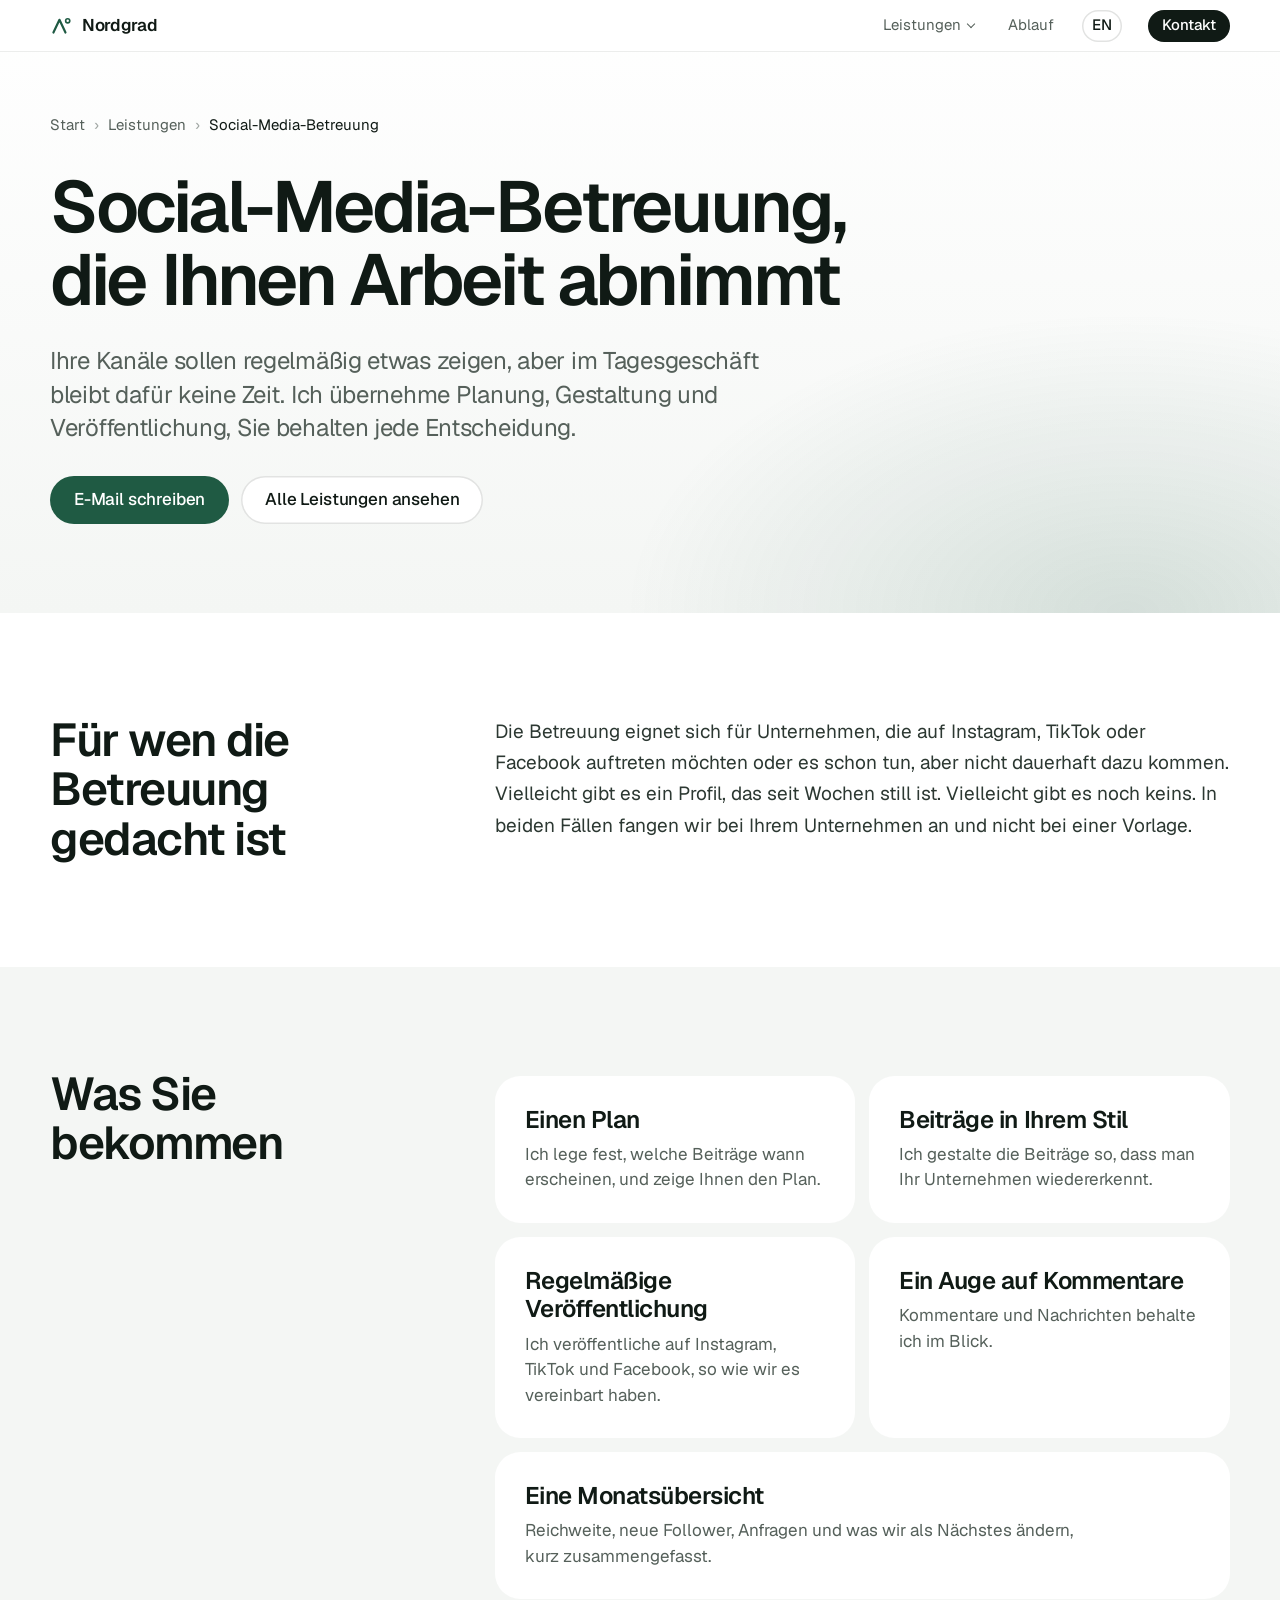
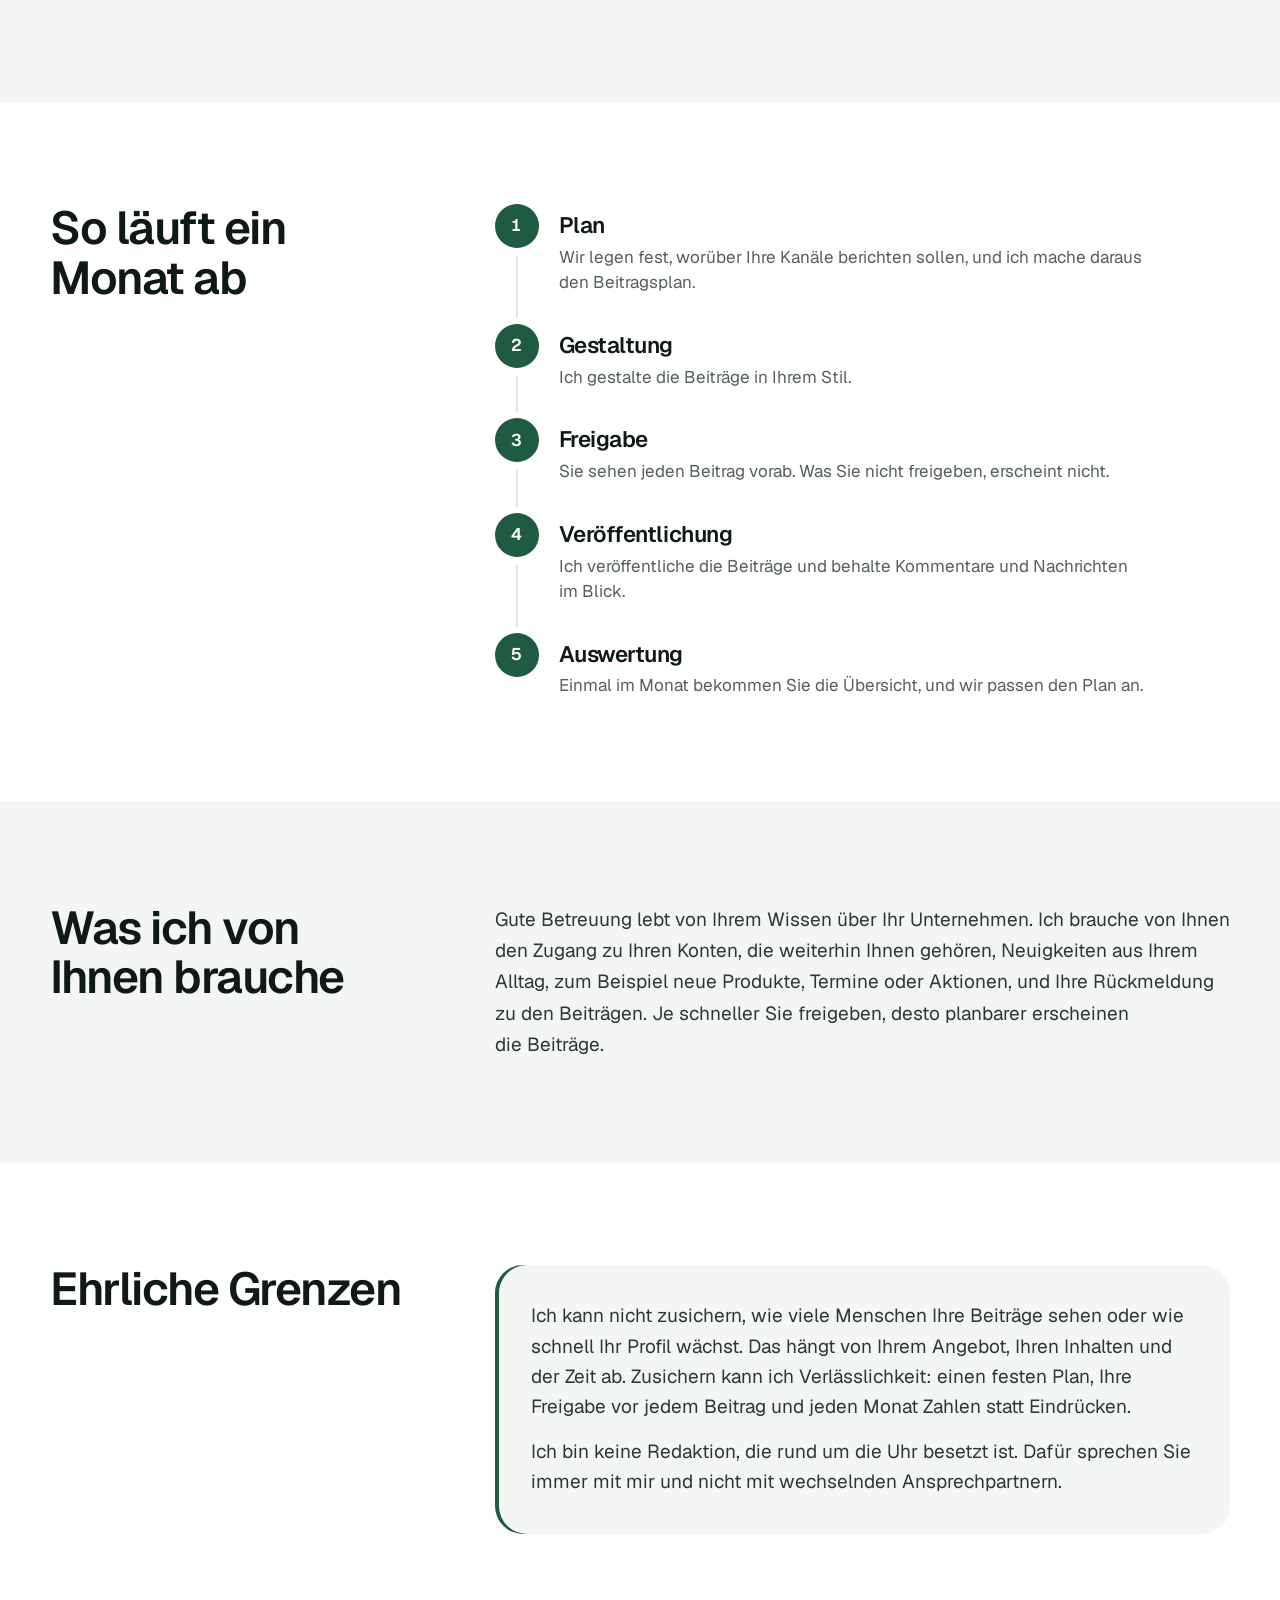
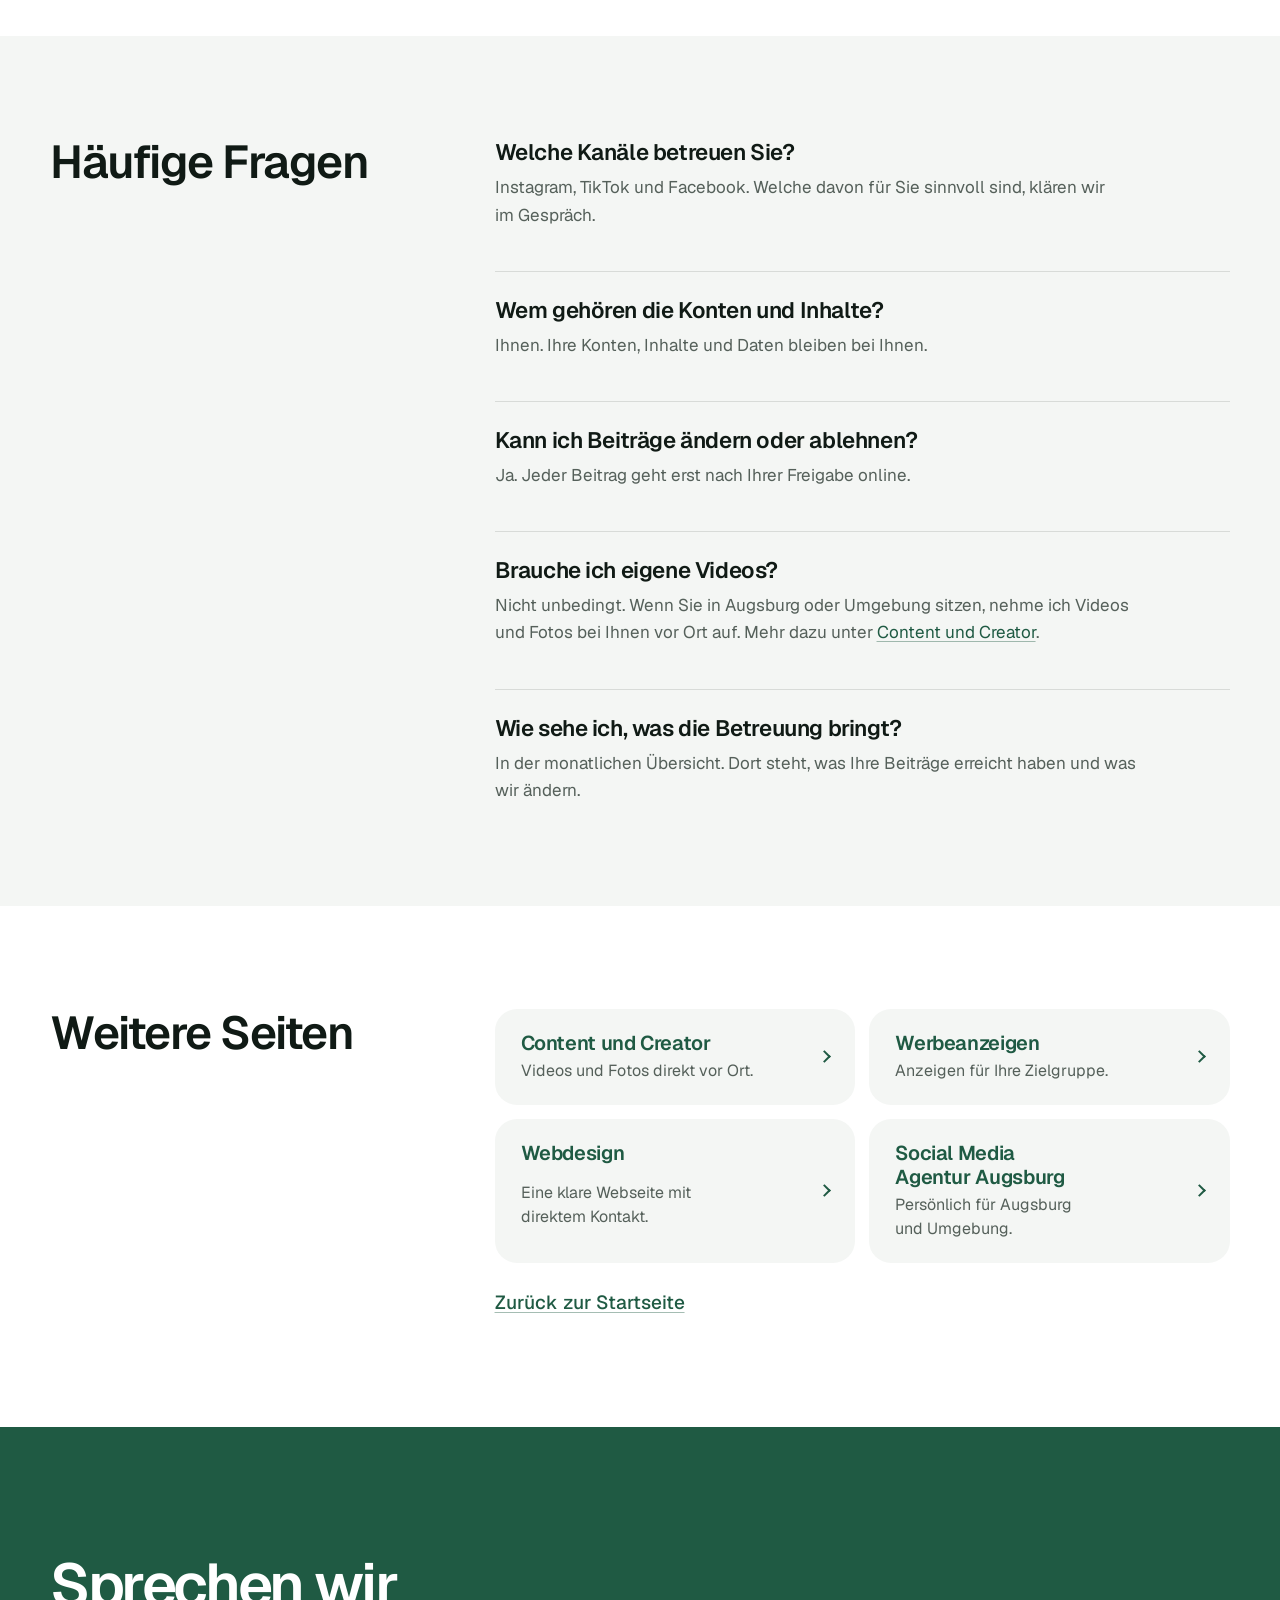
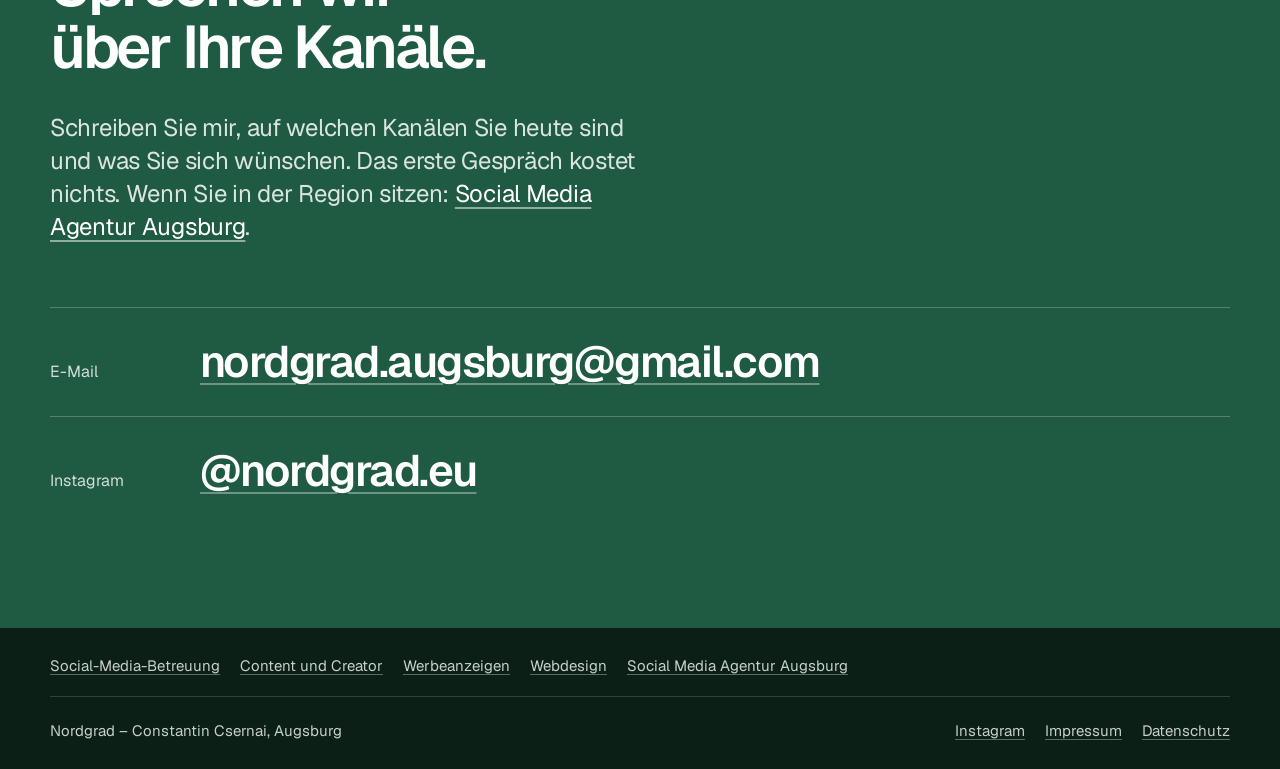
<file: leistungen/social-media-betreuung/index.html>
<!doctype html>
<html lang="de">
<head>
  <meta charset="utf-8">
  <meta name="viewport" content="width=device-width, initial-scale=1">
  <title>Social-Media-Betreuung aus Augsburg – Nordgrad</title>
  <meta name="description" content="Social-Media-Betreuung für Instagram, TikTok und Facebook: Beiträge planen, gestalten und veröffentlichen, mit Freigabe durch Sie. Monatlich kündbar.">
  <meta name="theme-color" content="#ffffff">
  <link rel="canonical" href="https://nordgrad.eu/leistungen/social-media-betreuung/">
  <link rel="icon" href="../../favicon.ico" sizes="48x48">
  <link rel="icon" href="../../zeichen.svg" type="image/svg+xml">
  <link rel="apple-touch-icon" href="../../apple-touch-icon.png">
  <meta property="og:type" content="website">
  <meta property="og:site_name" content="Nordgrad">
  <meta property="og:title" content="Social-Media-Betreuung aus Augsburg – Nordgrad">
  <meta property="og:description" content="Social-Media-Betreuung für Instagram, TikTok und Facebook: Beiträge planen, gestalten und veröffentlichen, mit Freigabe durch Sie. Monatlich kündbar.">
  <meta property="og:url" content="https://nordgrad.eu/leistungen/social-media-betreuung/">
  <meta property="og:image" content="https://nordgrad.eu/og-bild.png">
  <meta property="og:image:width" content="1200">
  <meta property="og:image:height" content="630">
  <meta property="og:image:alt" content="Nordgrad: Social Media, Werbeanzeigen und Webdesign aus Augsburg">
  <meta property="og:locale" content="de_DE">
  <meta name="twitter:card" content="summary_large_image">
  <meta name="twitter:title" content="Social-Media-Betreuung aus Augsburg – Nordgrad">
  <meta name="twitter:description" content="Social-Media-Betreuung für Instagram, TikTok und Facebook: Beiträge planen, gestalten und veröffentlichen, mit Freigabe durch Sie. Monatlich kündbar.">
  <meta name="twitter:image" content="https://nordgrad.eu/og-bild.png">
  <script type="application/ld+json">{"@context":"https://schema.org","@graph":[{"@type":"BreadcrumbList","@id":"https://nordgrad.eu/leistungen/social-media-betreuung/#brotkrumen","itemListElement":[{"@type":"ListItem","position":1,"name":"Start","item":"https://nordgrad.eu/"},{"@type":"ListItem","position":2,"name":"Leistungen","item":"https://nordgrad.eu/#leistungen"},{"@type":"ListItem","position":3,"name":"Social-Media-Betreuung","item":"https://nordgrad.eu/leistungen/social-media-betreuung/"}]},{"@type":"WebPage","@id":"https://nordgrad.eu/leistungen/social-media-betreuung/#seite","url":"https://nordgrad.eu/leistungen/social-media-betreuung/","name":"Social-Media-Betreuung aus Augsburg – Nordgrad","description":"Social-Media-Betreuung für Instagram, TikTok und Facebook: Beiträge planen, gestalten und veröffentlichen, mit Freigabe durch Sie. Monatlich kündbar.","inLanguage":"de","isPartOf":{"@id":"https://nordgrad.eu/#website"},"about":{"@type":"Organization","@id":"https://nordgrad.eu/#organisation","name":"Nordgrad","url":"https://nordgrad.eu/"},"publisher":{"@type":"Organization","@id":"https://nordgrad.eu/#organisation","name":"Nordgrad","url":"https://nordgrad.eu/"},"breadcrumb":{"@id":"https://nordgrad.eu/leistungen/social-media-betreuung/#brotkrumen"}}]}</script>
  <script>
    /* Dezente Bewegung beim Erscheinen. Ohne JavaScript steht der ganze Text sofort da.
       Falls das kleine Skript nicht lädt, wird nach 4 s alles ohne Bewegung gezeigt. */
    (function () {
      var d = document.documentElement;
      d.classList.add('js');
      // Wie auf der Startseite: Bewegung läuft immer, ruhige Fassung nur mit ?bewegung=aus.
      var erzwungen = !/[?&]bewegung=aus(&|$)/.test(location.search);
      if (erzwungen) d.classList.add('erzwungen');
      if (erzwungen || window.matchMedia('(prefers-reduced-motion: no-preference)').matches) {
        d.classList.add('zeig');
        setTimeout(function () { if (!window.__seiteBereit) d.classList.remove('zeig'); }, 4000);
      }
    })();
  </script>
  <script type="module" crossorigin src="../../assets/menue-DpATVmkG.js"></script>
  <script type="module" crossorigin src="../../assets/unterseite-Dlvyn7xO.js"></script>
  <link rel="stylesheet" crossorigin href="../../assets/menue-G60tYJu2.css">
  <link rel="stylesheet" crossorigin href="../../assets/unterseite-DBPxFjRE.css">
</head>
<body class="unterseite">
  <svg width="0" height="0" class="unsichtbar" aria-hidden="true" focusable="false">
    <symbol id="zeichen" viewBox="0 0 32 32">
      <g fill="none" stroke="currentColor" stroke-linecap="round" stroke-linejoin="round">
        <path d="M5 25.5 13.75 7 22.5 25.5" stroke-width="3.2"/>
        <circle cx="25.75" cy="8.5" r="3" stroke-width="2.4"/>
      </g>
    </symbol>
  </svg>

  <a class="sprung" href="#inhalt">Zum Inhalt springen</a>

  <header class="kopf">
    <div class="kopf-innen">
      <a class="kopf-name" href="/" aria-label="Nordgrad, zur Startseite">
        <svg class="kopf-zeichen" aria-hidden="true"><use href="#zeichen"/></svg>
        <span>Nordgrad</span>
      </a>
      <nav aria-label="Hauptnavigation">
        <details class="menue">
          <summary>Leistungen</summary>
          <ul class="menue-liste"><li><a href="/leistungen/social-media-betreuung/">Social-Media-Betreuung</a></li><li><a href="/leistungen/content-und-creator/">Content und Creator</a></li><li><a href="/leistungen/werbeanzeigen/">Werbeanzeigen</a></li><li><a href="/leistungen/webdesign/">Webdesign</a></li><li class="menue-ort"><a href="/social-media-agentur-augsburg/">Social Media Agentur Augsburg</a></li></ul>
        </details>
        <a class="nur-breit" href="/#ablauf">Ablauf</a>
        <a class="sprache" href="/en/" lang="en" hreflang="en" aria-label="English version">EN</a>
        <a class="kopf-kontakt" href="/#kontakt">Kontakt</a>
      </nav>
    </div>
    <span class="lesefortschritt" aria-hidden="true"></span>
  </header>

  <main id="inhalt">
    <section class="u-held" aria-labelledby="u-titel">
      <div class="huelle">
        <nav class="krumen" aria-label="Brotkrumen">
          <ol>
            <li><a href="/">Start</a></li>
            <li><a href="/#leistungen">Leistungen</a></li>
            <li><span aria-current="page">Social-Media-Betreuung</span></li>
          </ol>
        </nav>
        <h1 id="u-titel"><span class="wort"><span>Social-Media-Betreuung,</span></span> <span class="wort"><span>die</span></span> <span class="wort"><span>Ihnen</span></span> <span class="wort"><span>Arbeit</span></span> <span class="wort"><span>abnimmt</span></span></h1>
        <p class="vorspann" data-zeig>Ihre Kanäle sollen regelmäßig etwas zeigen, aber im Tagesgeschäft bleibt dafür keine Zeit. Ich übernehme Planung, Gestaltung und Veröffentlichung, Sie behalten jede Entscheidung.</p>
        <div class="knoepfe" data-zeig>
          <a class="knopf voll" href="mailto:nordgrad.augsburg@gmail.com?subject=Anfrage%20Social-Media-Betreuung">E-Mail schreiben</a>
          <a class="knopf leer" href="/#leistungen">Alle Leistungen ansehen</a>
        </div>
      </div>
    </section>

    <section class="u-abschnitt u-hell u-art-text" aria-labelledby="a1">
      <div class="huelle u-raster">
        <h2 id="a1" data-zeig>Für wen die Betreuung gedacht ist</h2>
        <div class="u-inhalt">
          <p data-zeig>Die Betreuung eignet sich für Unternehmen, die auf Instagram, TikTok oder Facebook auftreten möchten oder es schon tun, aber nicht dauerhaft dazu kommen. Vielleicht gibt es ein Profil, das seit Wochen still ist. Vielleicht gibt es noch keins. In beiden Fällen fangen wir bei Ihrem Unternehmen an und nicht bei einer Vorlage.</p>
        </div>
      </div>
    </section>

    <section class="u-abschnitt u-papier u-art-karten" aria-labelledby="a2">
      <div class="huelle u-raster">
        <h2 id="a2" data-zeig>Was Sie bekommen</h2>
        <div class="u-inhalt">
          
          <ul class="u-karten">
            <li class="u-karte" data-zeig style="--v:0"><h3>Einen Plan</h3><p>Ich lege fest, welche Beiträge wann erscheinen, und zeige Ihnen den Plan.</p></li>
            <li class="u-karte" data-zeig style="--v:1"><h3>Beiträge in Ihrem Stil</h3><p>Ich gestalte die Beiträge so, dass man Ihr Unternehmen wiedererkennt.</p></li>
            <li class="u-karte" data-zeig style="--v:2"><h3>Regelmäßige Veröffentlichung</h3><p>Ich veröffentliche auf Instagram, TikTok und Facebook, so wie wir es vereinbart haben.</p></li>
            <li class="u-karte" data-zeig style="--v:3"><h3>Ein Auge auf Kommentare</h3><p>Kommentare und Nachrichten behalte ich im Blick.</p></li>
            <li class="u-karte" data-zeig style="--v:4"><h3>Eine Monatsübersicht</h3><p>Reichweite, neue Follower, Anfragen und was wir als Nächstes ändern, kurz zusammengefasst.</p></li>
          </ul>
        </div>
      </div>
    </section>

    <section class="u-abschnitt u-hell u-art-schritte" aria-labelledby="a3">
      <div class="huelle u-raster">
        <h2 id="a3" data-zeig>So läuft ein Monat ab</h2>
        <div class="u-inhalt">
          <ol class="u-schritte">
            <li class="u-schritt" data-zeig><span class="u-nr" aria-hidden="true">1</span><h3>Plan</h3><p>Wir legen fest, worüber Ihre Kanäle berichten sollen, und ich mache daraus den Beitragsplan.</p></li>
            <li class="u-schritt" data-zeig><span class="u-nr" aria-hidden="true">2</span><h3>Gestaltung</h3><p>Ich gestalte die Beiträge in Ihrem Stil.</p></li>
            <li class="u-schritt" data-zeig><span class="u-nr" aria-hidden="true">3</span><h3>Freigabe</h3><p>Sie sehen jeden Beitrag vorab. Was Sie nicht freigeben, erscheint nicht.</p></li>
            <li class="u-schritt" data-zeig><span class="u-nr" aria-hidden="true">4</span><h3>Veröffentlichung</h3><p>Ich veröffentliche die Beiträge und behalte Kommentare und Nachrichten im Blick.</p></li>
            <li class="u-schritt" data-zeig><span class="u-nr" aria-hidden="true">5</span><h3>Auswertung</h3><p>Einmal im Monat bekommen Sie die Übersicht, und wir passen den Plan an.</p></li>
          </ol>
        </div>
      </div>
    </section>

    <section class="u-abschnitt u-papier u-art-text" aria-labelledby="a4">
      <div class="huelle u-raster">
        <h2 id="a4" data-zeig>Was ich von Ihnen brauche</h2>
        <div class="u-inhalt">
          <p data-zeig>Gute Betreuung lebt von Ihrem Wissen über Ihr Unternehmen. Ich brauche von Ihnen den Zugang zu Ihren Konten, die weiterhin Ihnen gehören, Neuigkeiten aus Ihrem Alltag, zum Beispiel neue Produkte, Termine oder Aktionen, und Ihre Rückmeldung zu den Beiträgen. Je schneller Sie freigeben, desto planbarer erscheinen die Beiträge.</p>
        </div>
      </div>
    </section>

    <section class="u-abschnitt u-hell u-art-grenzen" aria-labelledby="a5">
      <div class="huelle u-raster">
        <h2 id="a5" data-zeig>Ehrliche Grenzen</h2>
        <div class="u-inhalt">
          <div class="u-grenze" data-zeig>
            <p>Ich kann nicht zusichern, wie viele Menschen Ihre Beiträge sehen oder wie schnell Ihr Profil wächst. Das hängt von Ihrem Angebot, Ihren Inhalten und der Zeit ab. Zusichern kann ich Verlässlichkeit: einen festen Plan, Ihre Freigabe vor jedem Beitrag und jeden Monat Zahlen statt Eindrücken.</p>
            <p>Ich bin keine Redaktion, die rund um die Uhr besetzt ist. Dafür sprechen Sie immer mit mir und nicht mit wechselnden Ansprechpartnern.</p>
          </div>
        </div>
      </div>
    </section>

    <section class="u-abschnitt u-papier u-art-fragen" aria-labelledby="fragen-titel">
      <div class="huelle u-raster">
        <h2 id="fragen-titel" data-zeig>Häufige Fragen</h2>
        <div class="u-inhalt">
          <div class="u-frage" data-zeig><h3>Welche Kanäle betreuen Sie?</h3><p>Instagram, TikTok und Facebook. Welche davon für Sie sinnvoll sind, klären wir im Gespräch.</p></div>
          <div class="u-frage" data-zeig><h3>Wem gehören die Konten und Inhalte?</h3><p>Ihnen. Ihre Konten, Inhalte und Daten bleiben bei Ihnen.</p></div>
          <div class="u-frage" data-zeig><h3>Kann ich Beiträge ändern oder ablehnen?</h3><p>Ja. Jeder Beitrag geht erst nach Ihrer Freigabe online.</p></div>
          <div class="u-frage" data-zeig><h3>Brauche ich eigene Videos?</h3><p>Nicht unbedingt. Wenn Sie in Augsburg oder Umgebung sitzen, nehme ich Videos und Fotos bei Ihnen vor Ort auf. Mehr dazu unter <a href="/leistungen/content-und-creator/">Content und Creator</a>.</p></div>
          <div class="u-frage" data-zeig><h3>Wie sehe ich, was die Betreuung bringt?</h3><p>In der monatlichen Übersicht. Dort steht, was Ihre Beiträge erreicht haben und was wir ändern.</p></div>
        </div>
      </div>
    </section>

    <section class="u-abschnitt u-hell u-weiter" data-gemeinsam aria-labelledby="weiter-titel">
      <div class="huelle u-raster">
        <h2 id="weiter-titel" data-zeig>Weitere Seiten</h2>
        <div class="u-inhalt">
          <ul class="u-weiter-liste">
            <li class="u-weiter-karte" data-zeig style="--v:0"><h3><a href="/leistungen/content-und-creator/">Content und Creator</a></h3><p>Videos und Fotos direkt vor Ort.</p></li>
            <li class="u-weiter-karte" data-zeig style="--v:1"><h3><a href="/leistungen/werbeanzeigen/">Werbeanzeigen</a></h3><p>Anzeigen für Ihre Zielgruppe.</p></li>
            <li class="u-weiter-karte" data-zeig style="--v:2"><h3><a href="/leistungen/webdesign/">Webdesign</a></h3><p>Eine klare Webseite mit direktem Kontakt.</p></li>
            <li class="u-weiter-karte" data-zeig style="--v:3"><h3><a href="/social-media-agentur-augsburg/">Social Media Agentur Augsburg</a></h3><p>Persönlich für Augsburg und Umgebung.</p></li>
          </ul>
          <p class="u-zurueck" data-zeig><a href="/">Zurück zur Startseite</a></p>
        </div>
      </div>
    </section>

    <section class="kontakt u-kontakt" data-gemeinsam aria-labelledby="kontakt-titel">
      <div class="huelle">
        <h2 id="kontakt-titel" data-zeig>Sprechen wir über Ihre Kanäle.</h2>
        <p class="vorspann" data-zeig>Schreiben Sie mir, auf welchen Kanälen Sie heute sind und was Sie sich wünschen. Das erste Gespräch kostet nichts. Wenn Sie in der Region sitzen: <a href="/social-media-agentur-augsburg/">Social Media Agentur Augsburg</a>.</p>
        <ul class="kontakt-wege" data-zeig>
          <li>
            <span class="kontakt-art">E-Mail</span>
            <a href="mailto:nordgrad.augsburg@gmail.com?subject=Anfrage%20Social-Media-Betreuung">nordgrad.augsburg<wbr>@gmail.com</a>
          </li>
          <li>
            <span class="kontakt-art">Instagram</span>
            <a href="https://www.instagram.com/nordgrad.eu/" rel="noopener me">@nordgrad.eu</a>
          </li>
        </ul>
      </div>
    </section>
  </main>

  <footer class="fuss">
    <div class="huelle fuss-innen">
      <nav class="fuss-leistungen" aria-label="Leistungen">
        <a href="/leistungen/social-media-betreuung/">Social-Media-Betreuung</a> <a href="/leistungen/content-und-creator/">Content und Creator</a> <a href="/leistungen/werbeanzeigen/">Werbeanzeigen</a> <a href="/leistungen/webdesign/">Webdesign</a>
        <a href="/social-media-agentur-augsburg/">Social Media Agentur Augsburg</a>
      </nav>
      <span>Nordgrad – Constantin Csernai, Augsburg</span>
      <nav aria-label="Rechtliches">
        <a href="https://www.instagram.com/nordgrad.eu/" rel="noopener me">Instagram</a>
        <a href="/impressum.html">Impressum</a>
        <a href="/datenschutz.html">Datenschutz</a>
      </nav>
    </div>
  </footer>

</body>
</html>
</file>
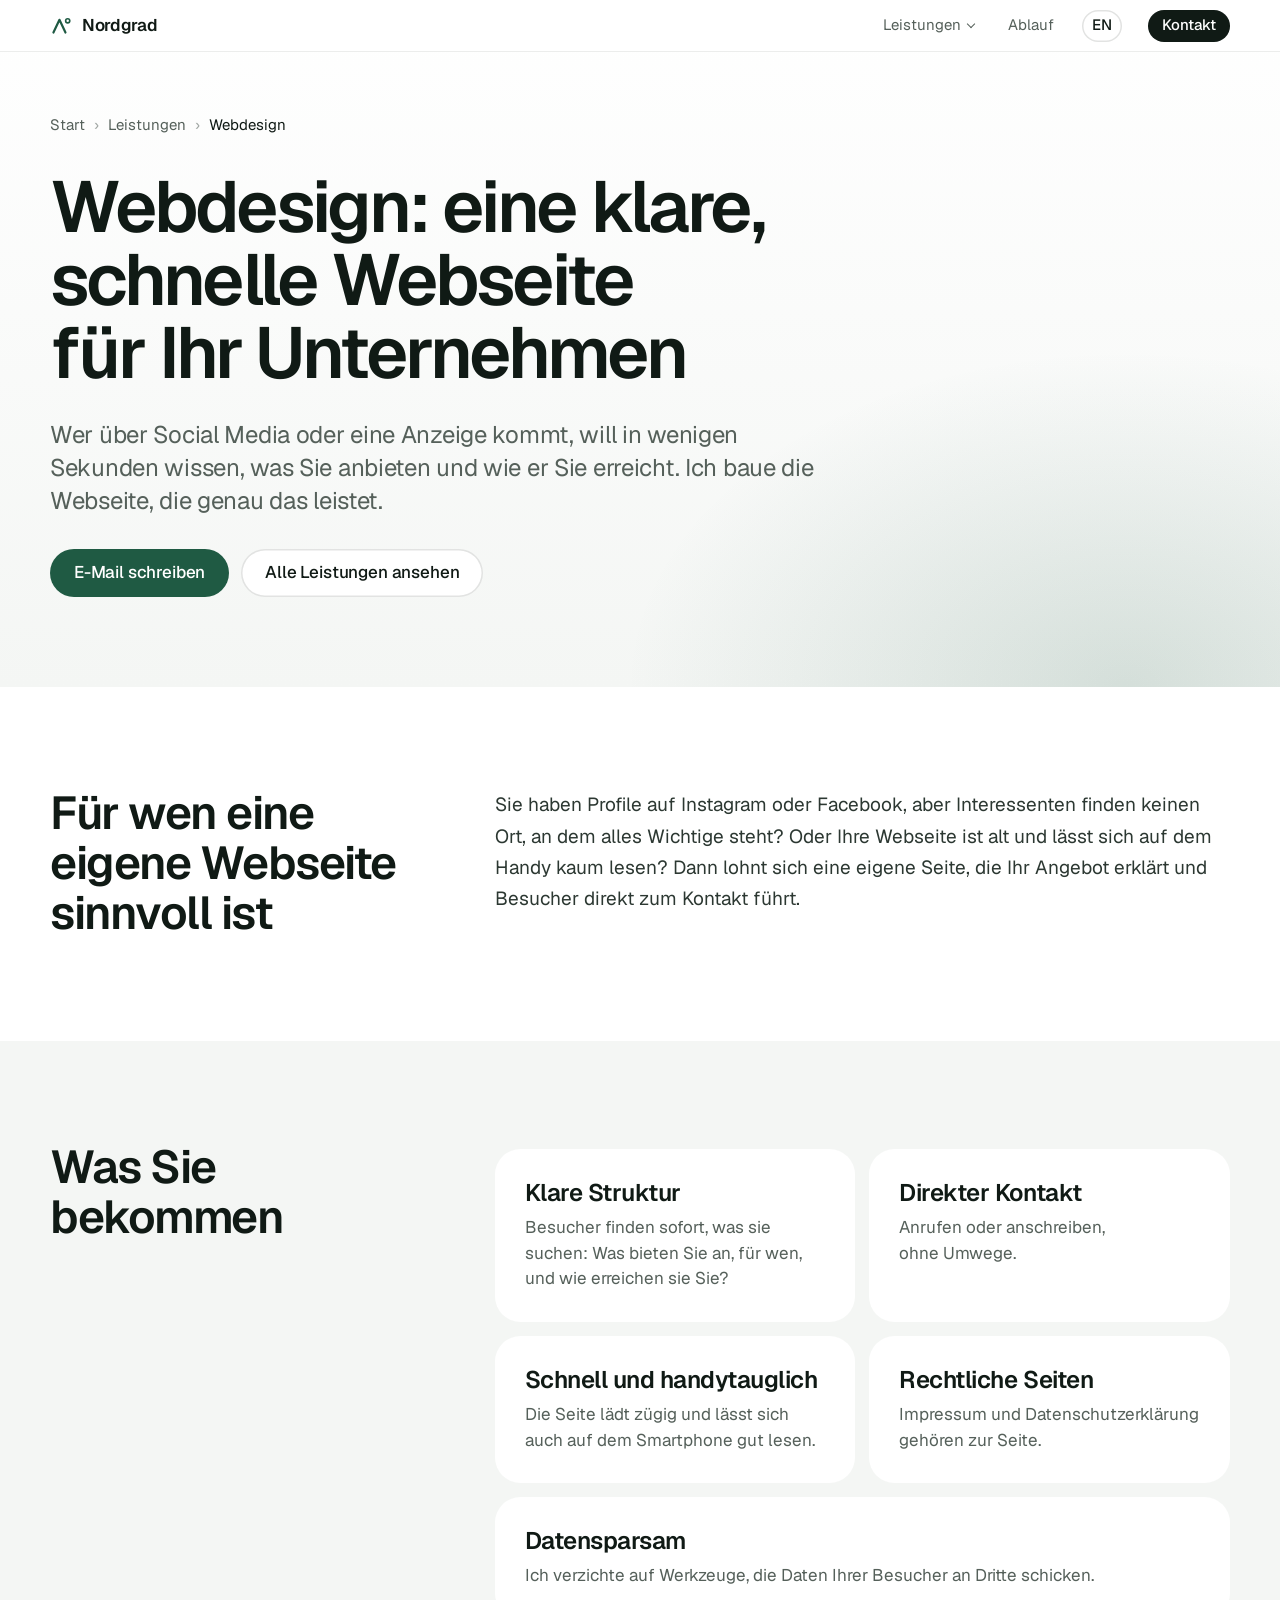
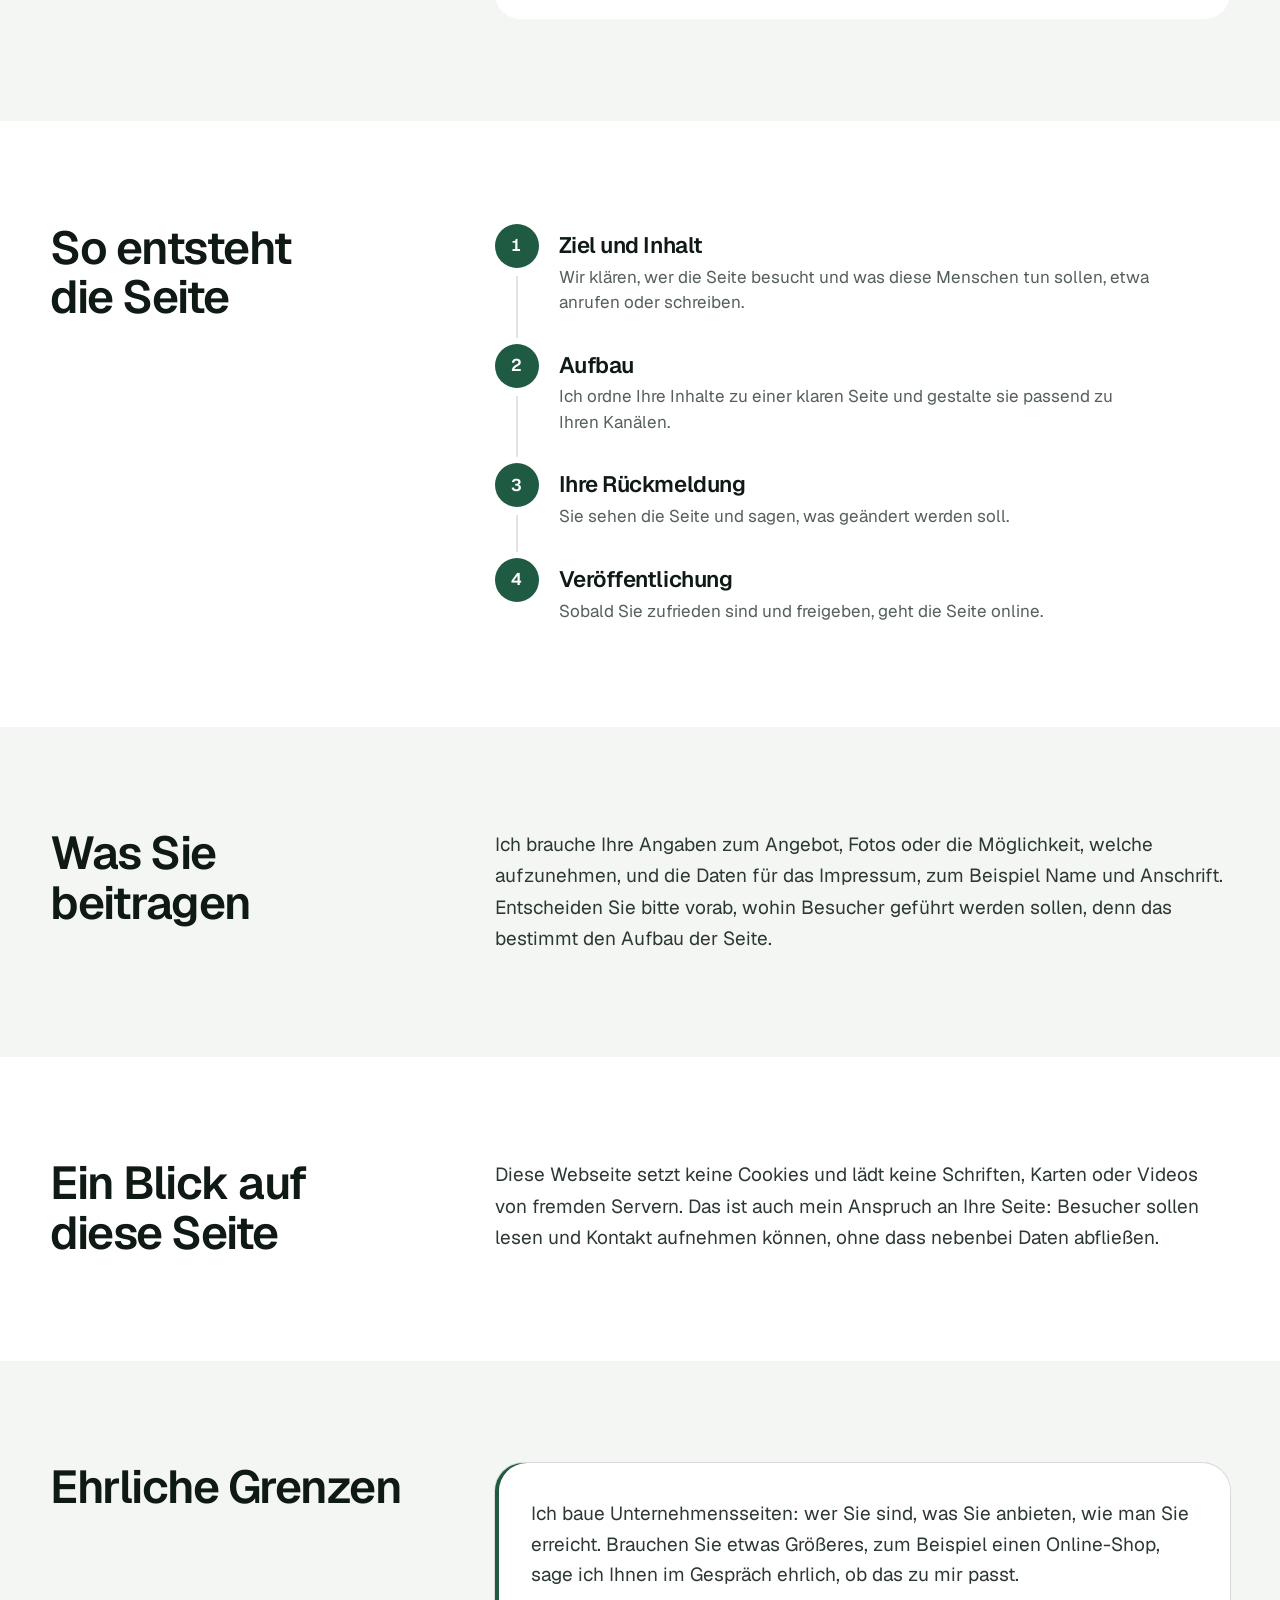
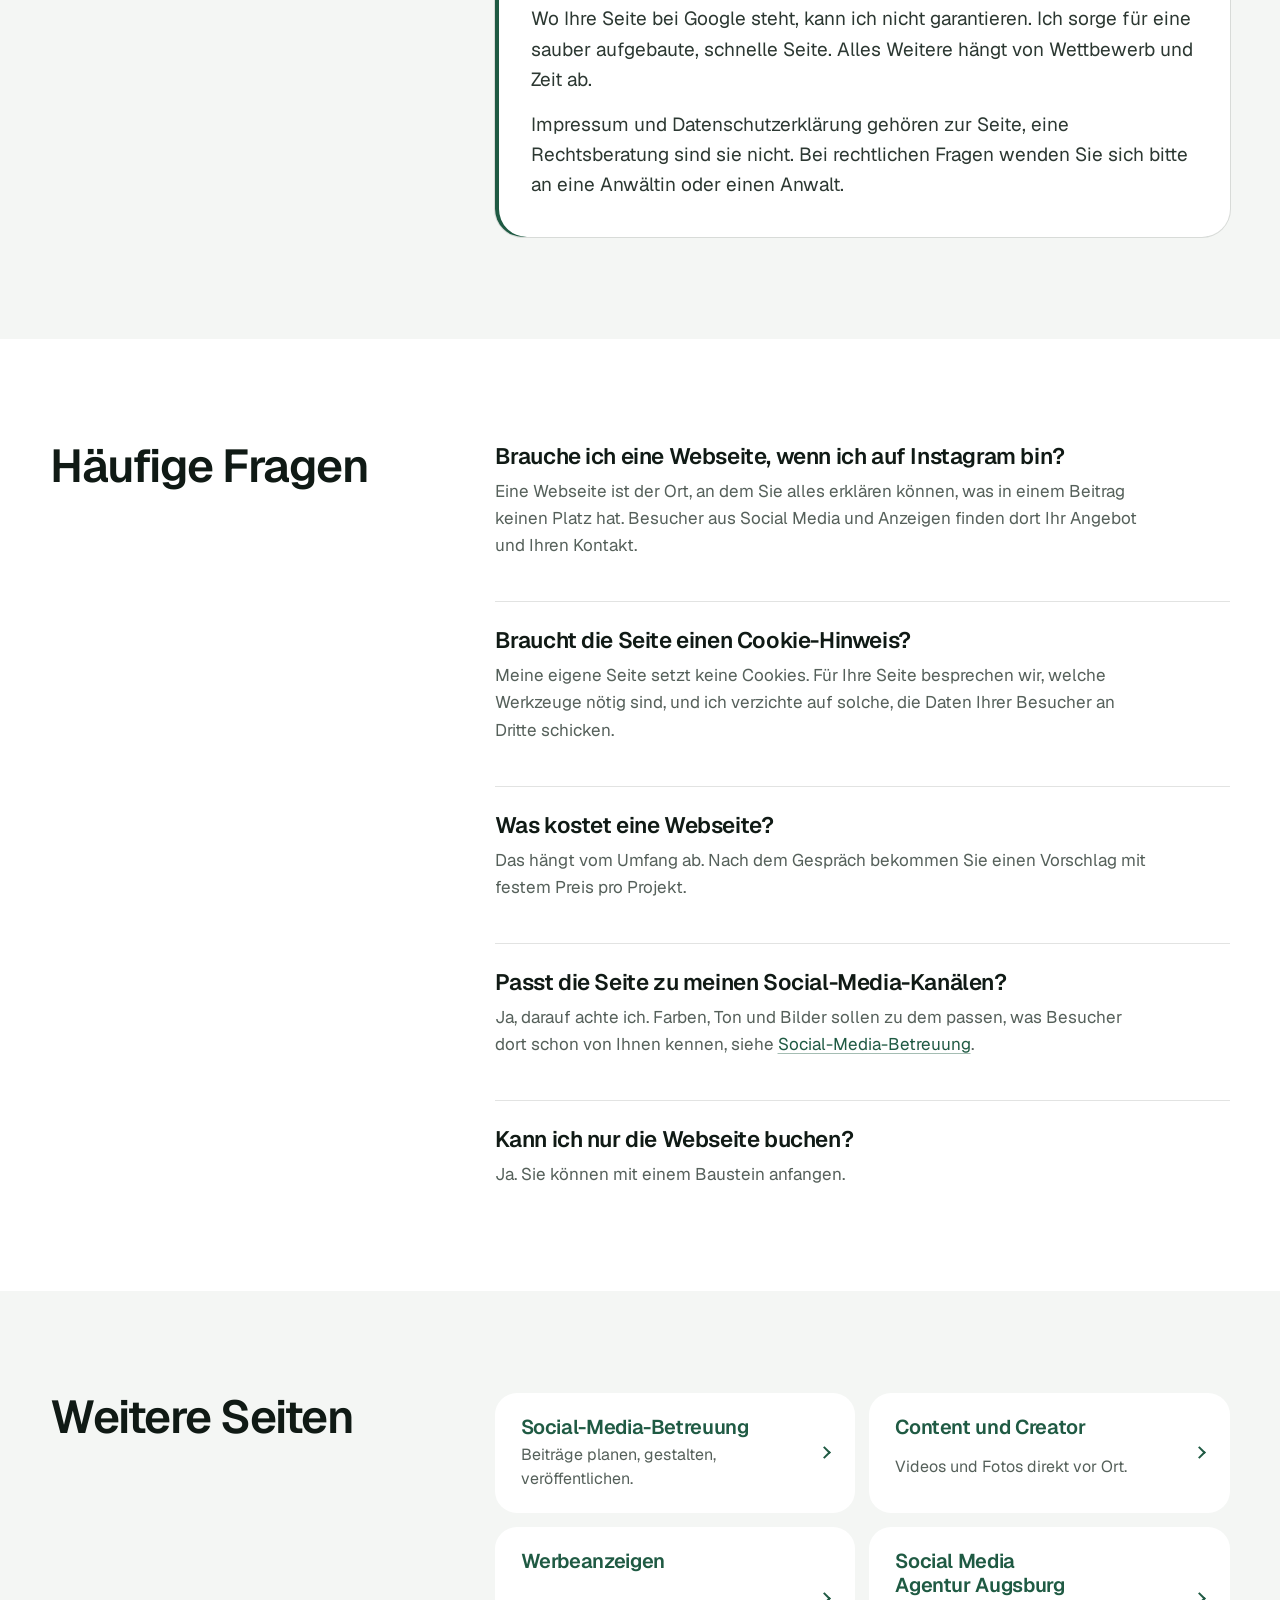
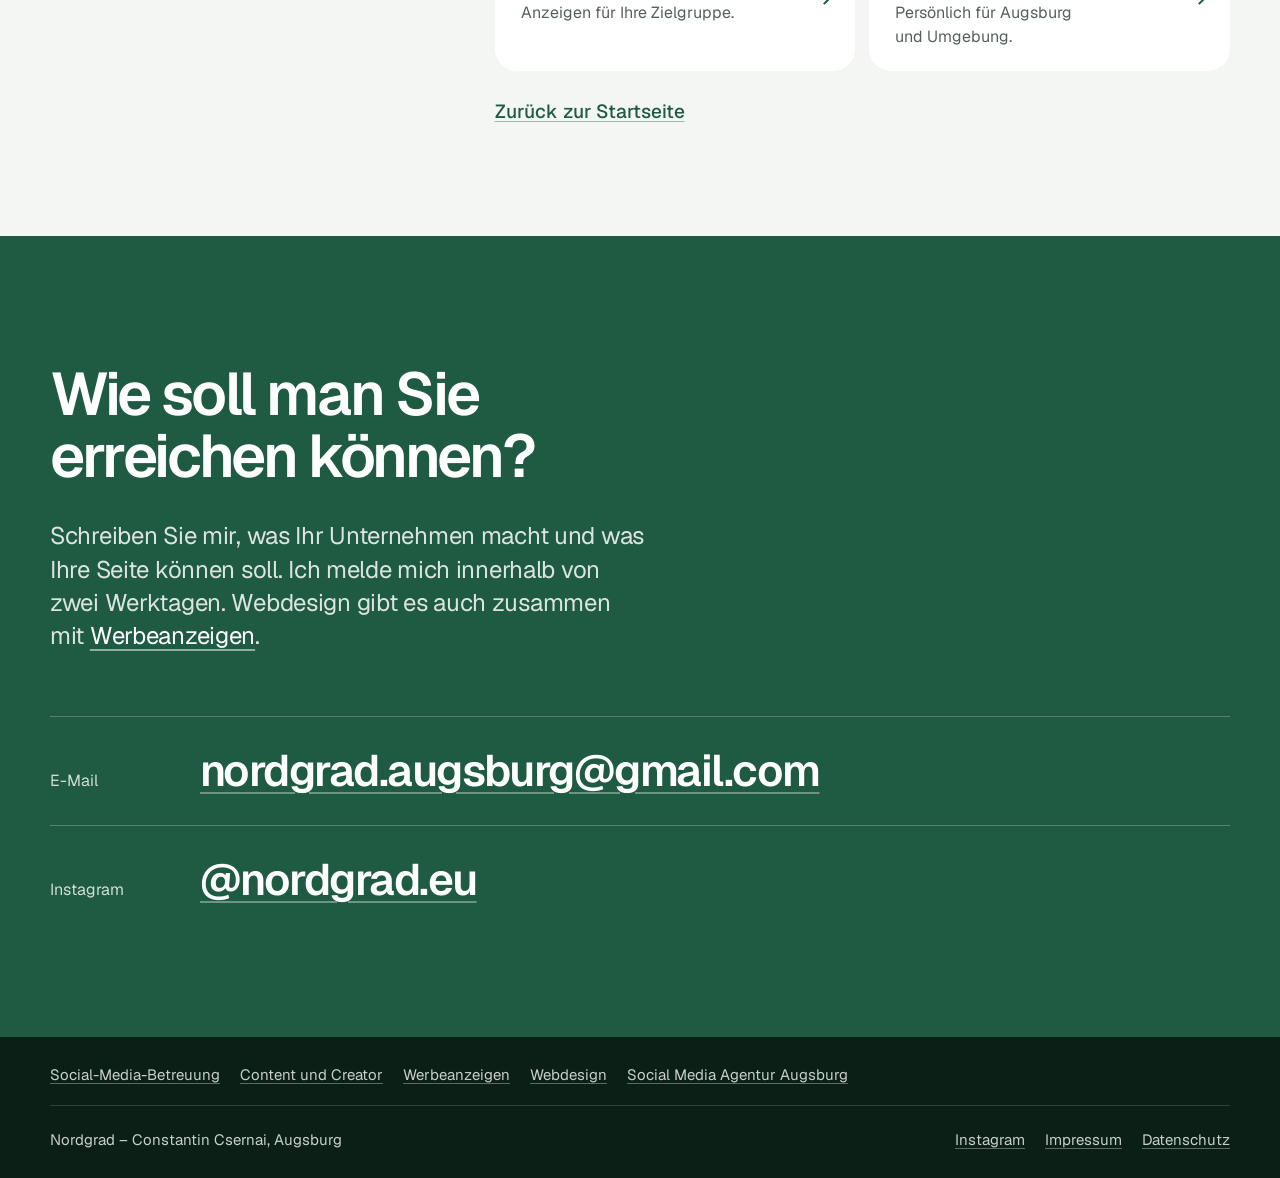
<file: leistungen/webdesign/index.html>
<!doctype html>
<html lang="de">
<head>
  <meta charset="utf-8">
  <meta name="viewport" content="width=device-width, initial-scale=1">
  <title>Webdesign aus Augsburg: klare, schnelle Webseiten – Nordgrad</title>
  <meta name="description" content="Webdesign für Unternehmen: eine klare, schnelle Webseite mit Impressum und Datenschutzerklärung, auf der Besucher Sie direkt anrufen oder anschreiben.">
  <meta name="theme-color" content="#ffffff">
  <link rel="canonical" href="https://nordgrad.eu/leistungen/webdesign/">
  <link rel="icon" href="../../favicon.ico" sizes="48x48">
  <link rel="icon" href="../../zeichen.svg" type="image/svg+xml">
  <link rel="apple-touch-icon" href="../../apple-touch-icon.png">
  <meta property="og:type" content="website">
  <meta property="og:site_name" content="Nordgrad">
  <meta property="og:title" content="Webdesign aus Augsburg: klare, schnelle Webseiten – Nordgrad">
  <meta property="og:description" content="Webdesign für Unternehmen: eine klare, schnelle Webseite mit Impressum und Datenschutzerklärung, auf der Besucher Sie direkt anrufen oder anschreiben.">
  <meta property="og:url" content="https://nordgrad.eu/leistungen/webdesign/">
  <meta property="og:image" content="https://nordgrad.eu/og-bild.png">
  <meta property="og:image:width" content="1200">
  <meta property="og:image:height" content="630">
  <meta property="og:image:alt" content="Nordgrad: Social Media, Werbeanzeigen und Webdesign aus Augsburg">
  <meta property="og:locale" content="de_DE">
  <meta name="twitter:card" content="summary_large_image">
  <meta name="twitter:title" content="Webdesign aus Augsburg: klare, schnelle Webseiten – Nordgrad">
  <meta name="twitter:description" content="Webdesign für Unternehmen: eine klare, schnelle Webseite mit Impressum und Datenschutzerklärung, auf der Besucher Sie direkt anrufen oder anschreiben.">
  <meta name="twitter:image" content="https://nordgrad.eu/og-bild.png">
  <script type="application/ld+json">{"@context":"https://schema.org","@graph":[{"@type":"BreadcrumbList","@id":"https://nordgrad.eu/leistungen/webdesign/#brotkrumen","itemListElement":[{"@type":"ListItem","position":1,"name":"Start","item":"https://nordgrad.eu/"},{"@type":"ListItem","position":2,"name":"Leistungen","item":"https://nordgrad.eu/#leistungen"},{"@type":"ListItem","position":3,"name":"Webdesign","item":"https://nordgrad.eu/leistungen/webdesign/"}]},{"@type":"WebPage","@id":"https://nordgrad.eu/leistungen/webdesign/#seite","url":"https://nordgrad.eu/leistungen/webdesign/","name":"Webdesign aus Augsburg: klare, schnelle Webseiten – Nordgrad","description":"Webdesign für Unternehmen: eine klare, schnelle Webseite mit Impressum und Datenschutzerklärung, auf der Besucher Sie direkt anrufen oder anschreiben.","inLanguage":"de","isPartOf":{"@id":"https://nordgrad.eu/#website"},"about":{"@type":"Organization","@id":"https://nordgrad.eu/#organisation","name":"Nordgrad","url":"https://nordgrad.eu/"},"publisher":{"@type":"Organization","@id":"https://nordgrad.eu/#organisation","name":"Nordgrad","url":"https://nordgrad.eu/"},"breadcrumb":{"@id":"https://nordgrad.eu/leistungen/webdesign/#brotkrumen"}}]}</script>
  <script>
    /* Dezente Bewegung beim Erscheinen. Ohne JavaScript steht der ganze Text sofort da.
       Falls das kleine Skript nicht lädt, wird nach 4 s alles ohne Bewegung gezeigt. */
    (function () {
      var d = document.documentElement;
      d.classList.add('js');
      // Wie auf der Startseite: Bewegung läuft immer, ruhige Fassung nur mit ?bewegung=aus.
      var erzwungen = !/[?&]bewegung=aus(&|$)/.test(location.search);
      if (erzwungen) d.classList.add('erzwungen');
      if (erzwungen || window.matchMedia('(prefers-reduced-motion: no-preference)').matches) {
        d.classList.add('zeig');
        setTimeout(function () { if (!window.__seiteBereit) d.classList.remove('zeig'); }, 4000);
      }
    })();
  </script>
  <script type="module" crossorigin src="../../assets/menue-DpATVmkG.js"></script>
  <script type="module" crossorigin src="../../assets/unterseite-Dlvyn7xO.js"></script>
  <link rel="stylesheet" crossorigin href="../../assets/menue-G60tYJu2.css">
  <link rel="stylesheet" crossorigin href="../../assets/unterseite-DBPxFjRE.css">
</head>
<body class="unterseite">
  <svg width="0" height="0" class="unsichtbar" aria-hidden="true" focusable="false">
    <symbol id="zeichen" viewBox="0 0 32 32">
      <g fill="none" stroke="currentColor" stroke-linecap="round" stroke-linejoin="round">
        <path d="M5 25.5 13.75 7 22.5 25.5" stroke-width="3.2"/>
        <circle cx="25.75" cy="8.5" r="3" stroke-width="2.4"/>
      </g>
    </symbol>
  </svg>

  <a class="sprung" href="#inhalt">Zum Inhalt springen</a>

  <header class="kopf">
    <div class="kopf-innen">
      <a class="kopf-name" href="/" aria-label="Nordgrad, zur Startseite">
        <svg class="kopf-zeichen" aria-hidden="true"><use href="#zeichen"/></svg>
        <span>Nordgrad</span>
      </a>
      <nav aria-label="Hauptnavigation">
        <details class="menue">
          <summary>Leistungen</summary>
          <ul class="menue-liste"><li><a href="/leistungen/social-media-betreuung/">Social-Media-Betreuung</a></li><li><a href="/leistungen/content-und-creator/">Content und Creator</a></li><li><a href="/leistungen/werbeanzeigen/">Werbeanzeigen</a></li><li><a href="/leistungen/webdesign/">Webdesign</a></li><li class="menue-ort"><a href="/social-media-agentur-augsburg/">Social Media Agentur Augsburg</a></li></ul>
        </details>
        <a class="nur-breit" href="/#ablauf">Ablauf</a>
        <a class="sprache" href="/en/" lang="en" hreflang="en" aria-label="English version">EN</a>
        <a class="kopf-kontakt" href="/#kontakt">Kontakt</a>
      </nav>
    </div>
    <span class="lesefortschritt" aria-hidden="true"></span>
  </header>

  <main id="inhalt">
    <section class="u-held" aria-labelledby="u-titel">
      <div class="huelle">
        <nav class="krumen" aria-label="Brotkrumen">
          <ol>
            <li><a href="/">Start</a></li>
            <li><a href="/#leistungen">Leistungen</a></li>
            <li><span aria-current="page">Webdesign</span></li>
          </ol>
        </nav>
        <h1 id="u-titel"><span class="wort"><span>Webdesign:</span></span> <span class="wort"><span>eine</span></span> <span class="wort"><span>klare,</span></span> <span class="wort"><span>schnelle</span></span> <span class="wort"><span>Webseite</span></span> <span class="wort"><span>für</span></span> <span class="wort"><span>Ihr</span></span> <span class="wort"><span>Unternehmen</span></span></h1>
        <p class="vorspann" data-zeig>Wer über Social Media oder eine Anzeige kommt, will in wenigen Sekunden wissen, was Sie anbieten und wie er Sie erreicht. Ich baue die Webseite, die genau das leistet.</p>
        <div class="knoepfe" data-zeig>
          <a class="knopf voll" href="mailto:nordgrad.augsburg@gmail.com?subject=Anfrage%20Webdesign">E-Mail schreiben</a>
          <a class="knopf leer" href="/#leistungen">Alle Leistungen ansehen</a>
        </div>
      </div>
    </section>

    <section class="u-abschnitt u-hell u-art-text" aria-labelledby="a1">
      <div class="huelle u-raster">
        <h2 id="a1" data-zeig>Für wen eine eigene Webseite sinnvoll ist</h2>
        <div class="u-inhalt">
          <p data-zeig>Sie haben Profile auf Instagram oder Facebook, aber Interessenten finden keinen Ort, an dem alles Wichtige steht? Oder Ihre Webseite ist alt und lässt sich auf dem Handy kaum lesen? Dann lohnt sich eine eigene Seite, die Ihr Angebot erklärt und Besucher direkt zum Kontakt führt.</p>
        </div>
      </div>
    </section>

    <section class="u-abschnitt u-papier u-art-karten" aria-labelledby="a2">
      <div class="huelle u-raster">
        <h2 id="a2" data-zeig>Was Sie bekommen</h2>
        <div class="u-inhalt">
          
          <ul class="u-karten">
            <li class="u-karte" data-zeig style="--v:0"><h3>Klare Struktur</h3><p>Besucher finden sofort, was sie suchen: Was bieten Sie an, für wen, und wie erreichen sie Sie?</p></li>
            <li class="u-karte" data-zeig style="--v:1"><h3>Direkter Kontakt</h3><p>Anrufen oder anschreiben, ohne Umwege.</p></li>
            <li class="u-karte" data-zeig style="--v:2"><h3>Schnell und handytauglich</h3><p>Die Seite lädt zügig und lässt sich auch auf dem Smartphone gut lesen.</p></li>
            <li class="u-karte" data-zeig style="--v:3"><h3>Rechtliche Seiten</h3><p>Impressum und Datenschutzerklärung gehören zur Seite.</p></li>
            <li class="u-karte" data-zeig style="--v:4"><h3>Datensparsam</h3><p>Ich verzichte auf Werkzeuge, die Daten Ihrer Besucher an Dritte schicken.</p></li>
          </ul>
        </div>
      </div>
    </section>

    <section class="u-abschnitt u-hell u-art-schritte" aria-labelledby="a3">
      <div class="huelle u-raster">
        <h2 id="a3" data-zeig>So entsteht die Seite</h2>
        <div class="u-inhalt">
          <ol class="u-schritte">
            <li class="u-schritt" data-zeig><span class="u-nr" aria-hidden="true">1</span><h3>Ziel und Inhalt</h3><p>Wir klären, wer die Seite besucht und was diese Menschen tun sollen, etwa anrufen oder schreiben.</p></li>
            <li class="u-schritt" data-zeig><span class="u-nr" aria-hidden="true">2</span><h3>Aufbau</h3><p>Ich ordne Ihre Inhalte zu einer klaren Seite und gestalte sie passend zu Ihren Kanälen.</p></li>
            <li class="u-schritt" data-zeig><span class="u-nr" aria-hidden="true">3</span><h3>Ihre Rückmeldung</h3><p>Sie sehen die Seite und sagen, was geändert werden soll.</p></li>
            <li class="u-schritt" data-zeig><span class="u-nr" aria-hidden="true">4</span><h3>Veröffentlichung</h3><p>Sobald Sie zufrieden sind und freigeben, geht die Seite online.</p></li>
          </ol>
        </div>
      </div>
    </section>

    <section class="u-abschnitt u-papier u-art-text" aria-labelledby="a4">
      <div class="huelle u-raster">
        <h2 id="a4" data-zeig>Was Sie beitragen</h2>
        <div class="u-inhalt">
          <p data-zeig>Ich brauche Ihre Angaben zum Angebot, Fotos oder die Möglichkeit, welche aufzunehmen, und die Daten für das Impressum, zum Beispiel Name und Anschrift. Entscheiden Sie bitte vorab, wohin Besucher geführt werden sollen, denn das bestimmt den Aufbau der Seite.</p>
        </div>
      </div>
    </section>

    <section class="u-abschnitt u-hell u-art-text" aria-labelledby="a5">
      <div class="huelle u-raster">
        <h2 id="a5" data-zeig>Ein Blick auf diese Seite</h2>
        <div class="u-inhalt">
          <p data-zeig>Diese Webseite setzt keine Cookies und lädt keine Schriften, Karten oder Videos von fremden Servern. Das ist auch mein Anspruch an Ihre Seite: Besucher sollen lesen und Kontakt aufnehmen können, ohne dass nebenbei Daten abfließen.</p>
        </div>
      </div>
    </section>

    <section class="u-abschnitt u-papier u-art-grenzen" aria-labelledby="a6">
      <div class="huelle u-raster">
        <h2 id="a6" data-zeig>Ehrliche Grenzen</h2>
        <div class="u-inhalt">
          <div class="u-grenze" data-zeig>
            <p>Ich baue Unternehmensseiten: wer Sie sind, was Sie anbieten, wie man Sie erreicht. Brauchen Sie etwas Größeres, zum Beispiel einen Online-Shop, sage ich Ihnen im Gespräch ehrlich, ob das zu mir passt.</p>
            <p>Wo Ihre Seite bei Google steht, kann ich nicht garantieren. Ich sorge für eine sauber aufgebaute, schnelle Seite. Alles Weitere hängt von Wettbewerb und Zeit ab.</p>
            <p>Impressum und Datenschutzerklärung gehören zur Seite, eine Rechtsberatung sind sie nicht. Bei rechtlichen Fragen wenden Sie sich bitte an eine Anwältin oder einen Anwalt.</p>
          </div>
        </div>
      </div>
    </section>

    <section class="u-abschnitt u-hell u-art-fragen" aria-labelledby="fragen-titel">
      <div class="huelle u-raster">
        <h2 id="fragen-titel" data-zeig>Häufige Fragen</h2>
        <div class="u-inhalt">
          <div class="u-frage" data-zeig><h3>Brauche ich eine Webseite, wenn ich auf Instagram bin?</h3><p>Eine Webseite ist der Ort, an dem Sie alles erklären können, was in einem Beitrag keinen Platz hat. Besucher aus Social Media und Anzeigen finden dort Ihr Angebot und Ihren Kontakt.</p></div>
          <div class="u-frage" data-zeig><h3>Braucht die Seite einen Cookie-Hinweis?</h3><p>Meine eigene Seite setzt keine Cookies. Für Ihre Seite besprechen wir, welche Werkzeuge nötig sind, und ich verzichte auf solche, die Daten Ihrer Besucher an Dritte schicken.</p></div>
          <div class="u-frage" data-zeig><h3>Was kostet eine Webseite?</h3><p>Das hängt vom Umfang ab. Nach dem Gespräch bekommen Sie einen Vorschlag mit festem Preis pro Projekt.</p></div>
          <div class="u-frage" data-zeig><h3>Passt die Seite zu meinen Social-Media-Kanälen?</h3><p>Ja, darauf achte ich. Farben, Ton und Bilder sollen zu dem passen, was Besucher dort schon von Ihnen kennen, siehe <a href="/leistungen/social-media-betreuung/">Social-Media-Betreuung</a>.</p></div>
          <div class="u-frage" data-zeig><h3>Kann ich nur die Webseite buchen?</h3><p>Ja. Sie können mit einem Baustein anfangen.</p></div>
        </div>
      </div>
    </section>

    <section class="u-abschnitt u-papier u-weiter" data-gemeinsam aria-labelledby="weiter-titel">
      <div class="huelle u-raster">
        <h2 id="weiter-titel" data-zeig>Weitere Seiten</h2>
        <div class="u-inhalt">
          <ul class="u-weiter-liste">
            <li class="u-weiter-karte" data-zeig style="--v:0"><h3><a href="/leistungen/social-media-betreuung/">Social-Media-Betreuung</a></h3><p>Beiträge planen, gestalten, veröffentlichen.</p></li>
            <li class="u-weiter-karte" data-zeig style="--v:1"><h3><a href="/leistungen/content-und-creator/">Content und Creator</a></h3><p>Videos und Fotos direkt vor Ort.</p></li>
            <li class="u-weiter-karte" data-zeig style="--v:2"><h3><a href="/leistungen/werbeanzeigen/">Werbeanzeigen</a></h3><p>Anzeigen für Ihre Zielgruppe.</p></li>
            <li class="u-weiter-karte" data-zeig style="--v:3"><h3><a href="/social-media-agentur-augsburg/">Social Media Agentur Augsburg</a></h3><p>Persönlich für Augsburg und Umgebung.</p></li>
          </ul>
          <p class="u-zurueck" data-zeig><a href="/">Zurück zur Startseite</a></p>
        </div>
      </div>
    </section>

    <section class="kontakt u-kontakt" data-gemeinsam aria-labelledby="kontakt-titel">
      <div class="huelle">
        <h2 id="kontakt-titel" data-zeig>Wie soll man Sie erreichen können?</h2>
        <p class="vorspann" data-zeig>Schreiben Sie mir, was Ihr Unternehmen macht und was Ihre Seite können soll. Ich melde mich innerhalb von zwei Werktagen. Webdesign gibt es auch zusammen mit <a href="/leistungen/werbeanzeigen/">Werbeanzeigen</a>.</p>
        <ul class="kontakt-wege" data-zeig>
          <li>
            <span class="kontakt-art">E-Mail</span>
            <a href="mailto:nordgrad.augsburg@gmail.com?subject=Anfrage%20Webdesign">nordgrad.augsburg<wbr>@gmail.com</a>
          </li>
          <li>
            <span class="kontakt-art">Instagram</span>
            <a href="https://www.instagram.com/nordgrad.eu/" rel="noopener me">@nordgrad.eu</a>
          </li>
        </ul>
      </div>
    </section>
  </main>

  <footer class="fuss">
    <div class="huelle fuss-innen">
      <nav class="fuss-leistungen" aria-label="Leistungen">
        <a href="/leistungen/social-media-betreuung/">Social-Media-Betreuung</a> <a href="/leistungen/content-und-creator/">Content und Creator</a> <a href="/leistungen/werbeanzeigen/">Werbeanzeigen</a> <a href="/leistungen/webdesign/">Webdesign</a>
        <a href="/social-media-agentur-augsburg/">Social Media Agentur Augsburg</a>
      </nav>
      <span>Nordgrad – Constantin Csernai, Augsburg</span>
      <nav aria-label="Rechtliches">
        <a href="https://www.instagram.com/nordgrad.eu/" rel="noopener me">Instagram</a>
        <a href="/impressum.html">Impressum</a>
        <a href="/datenschutz.html">Datenschutz</a>
      </nav>
    </div>
  </footer>

</body>
</html>
</file>
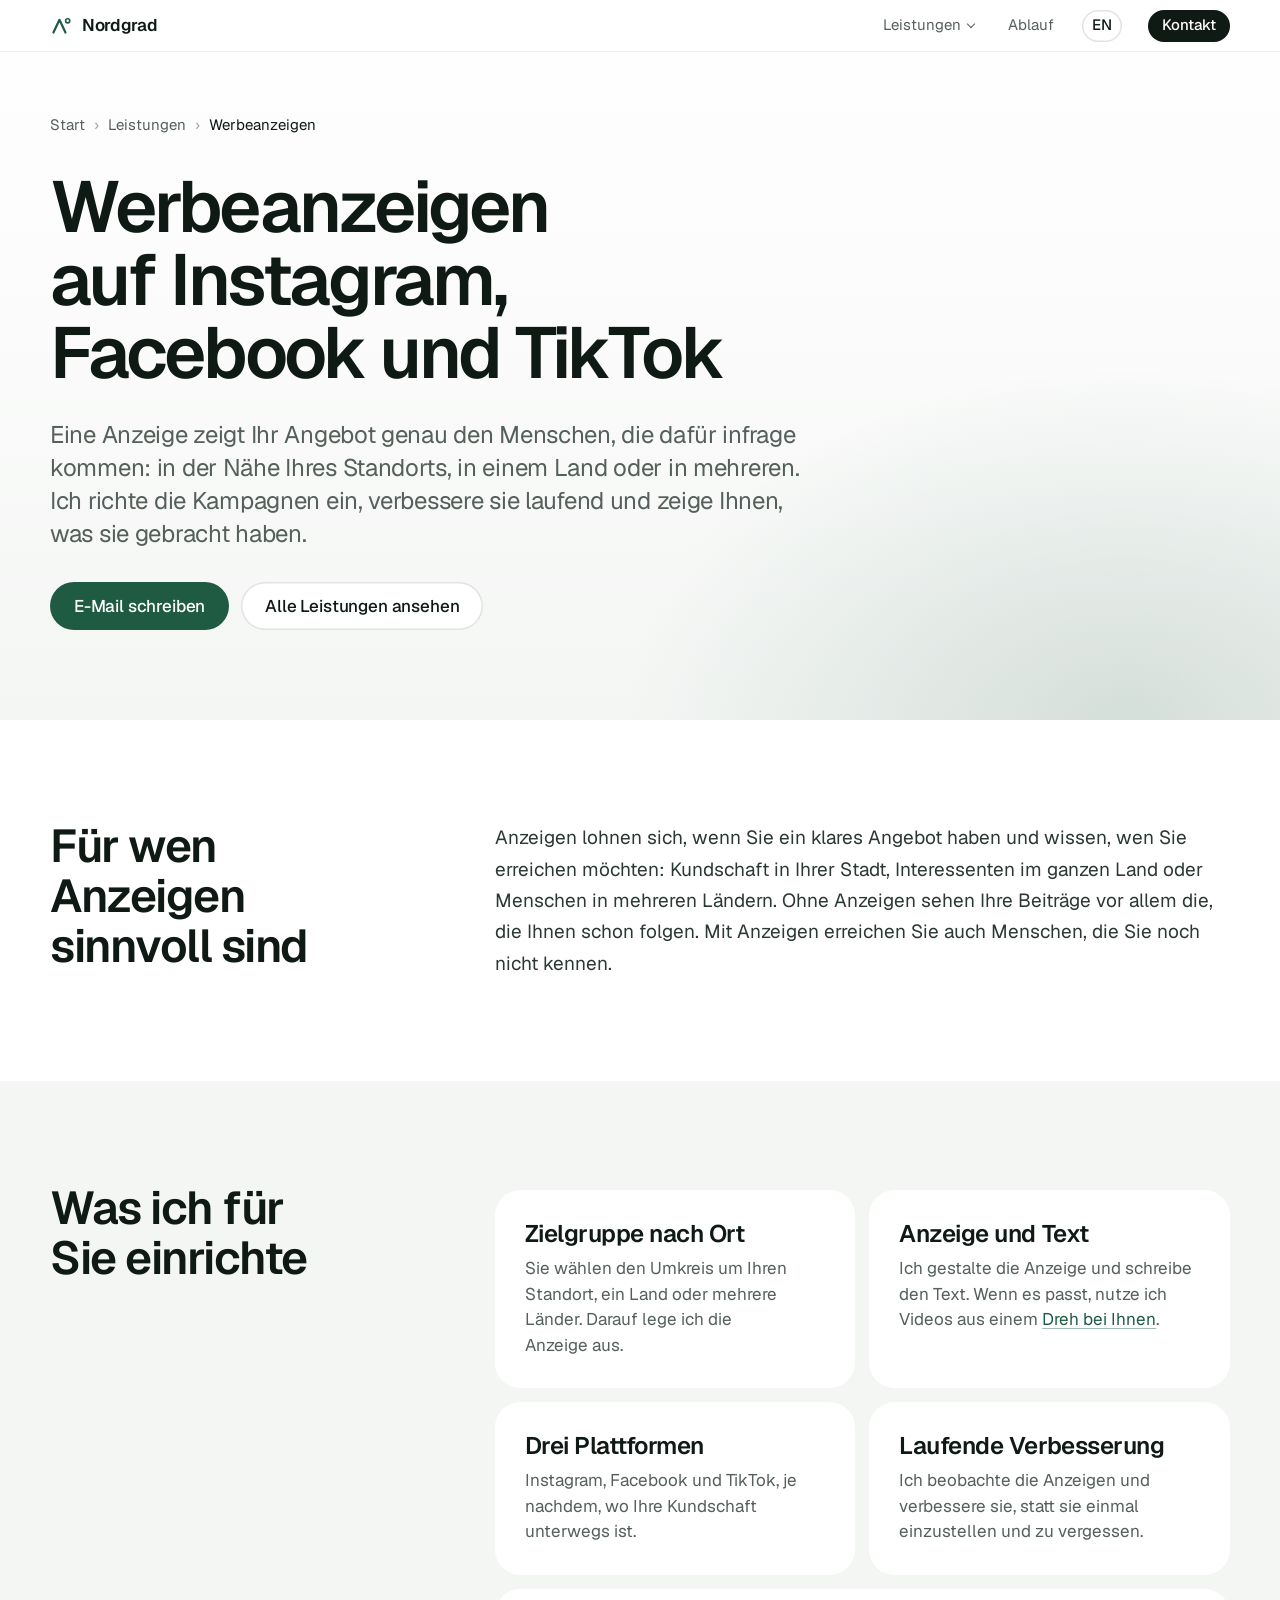
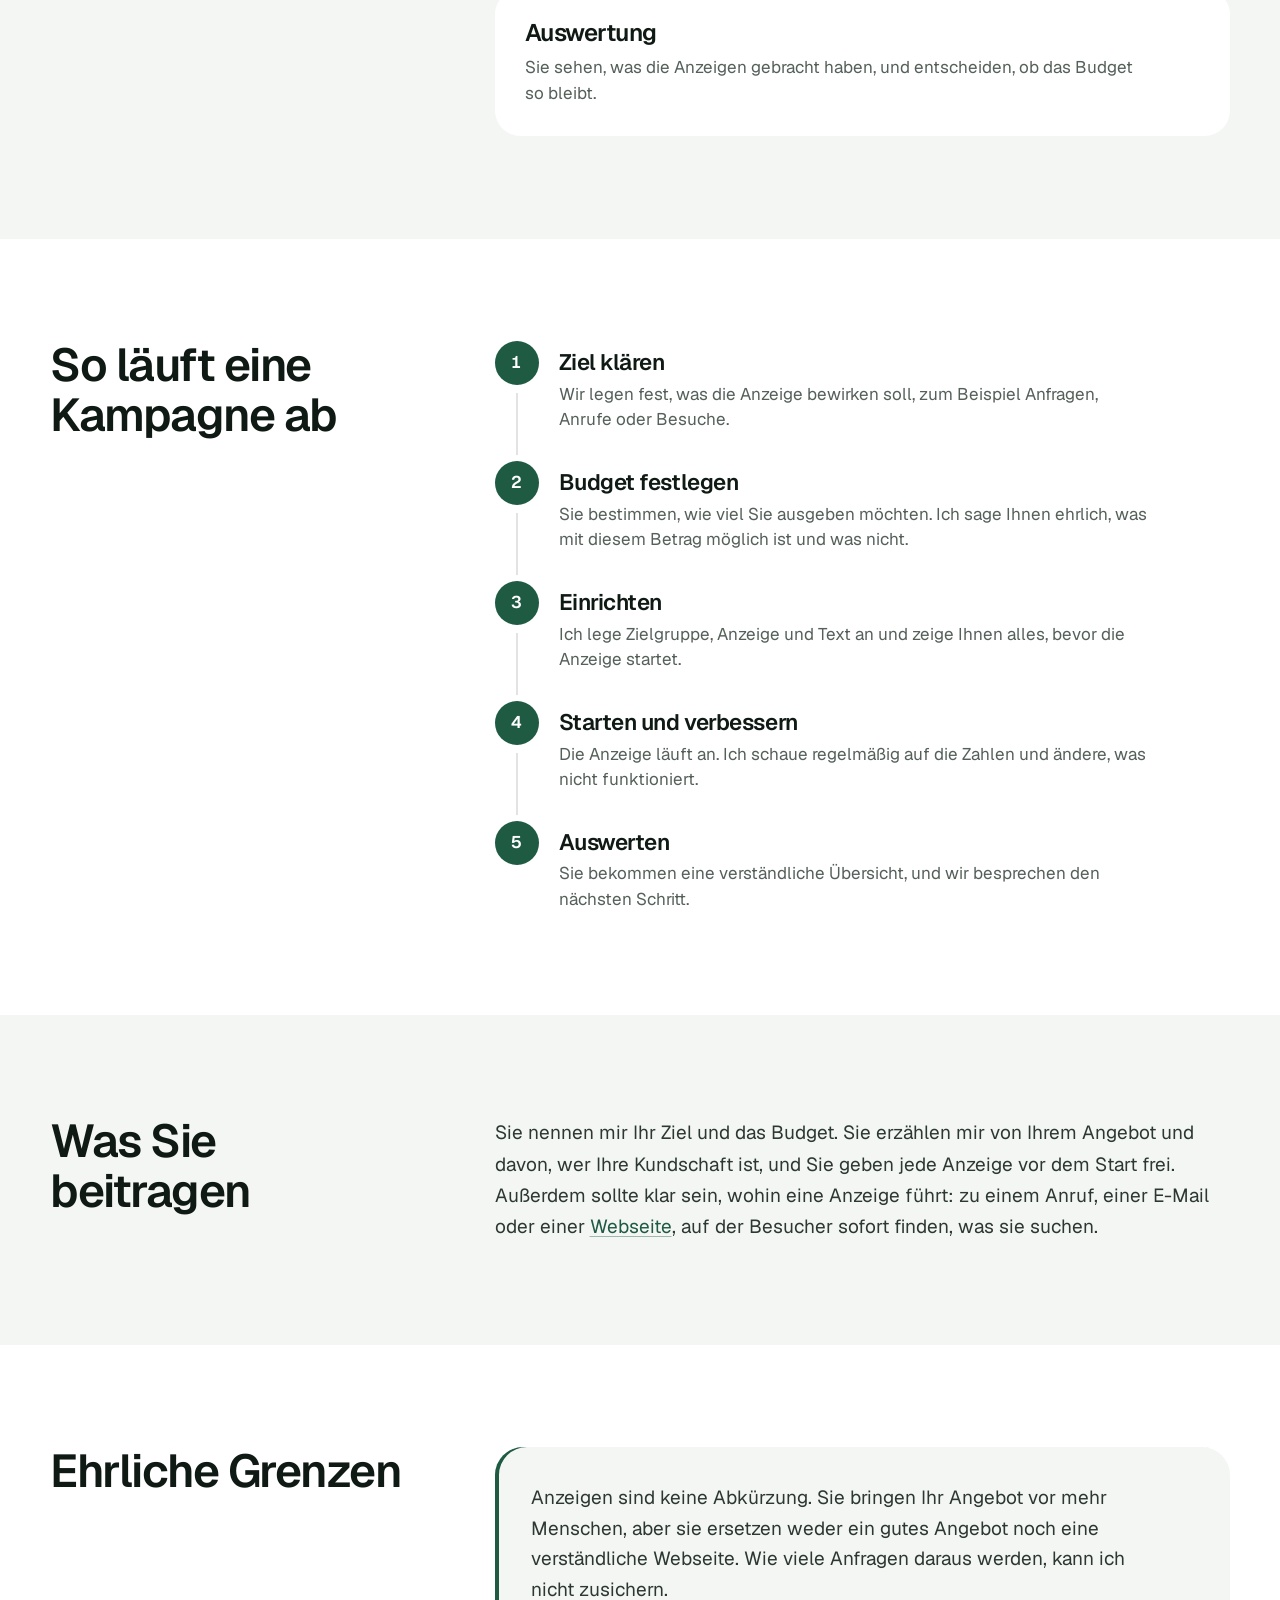
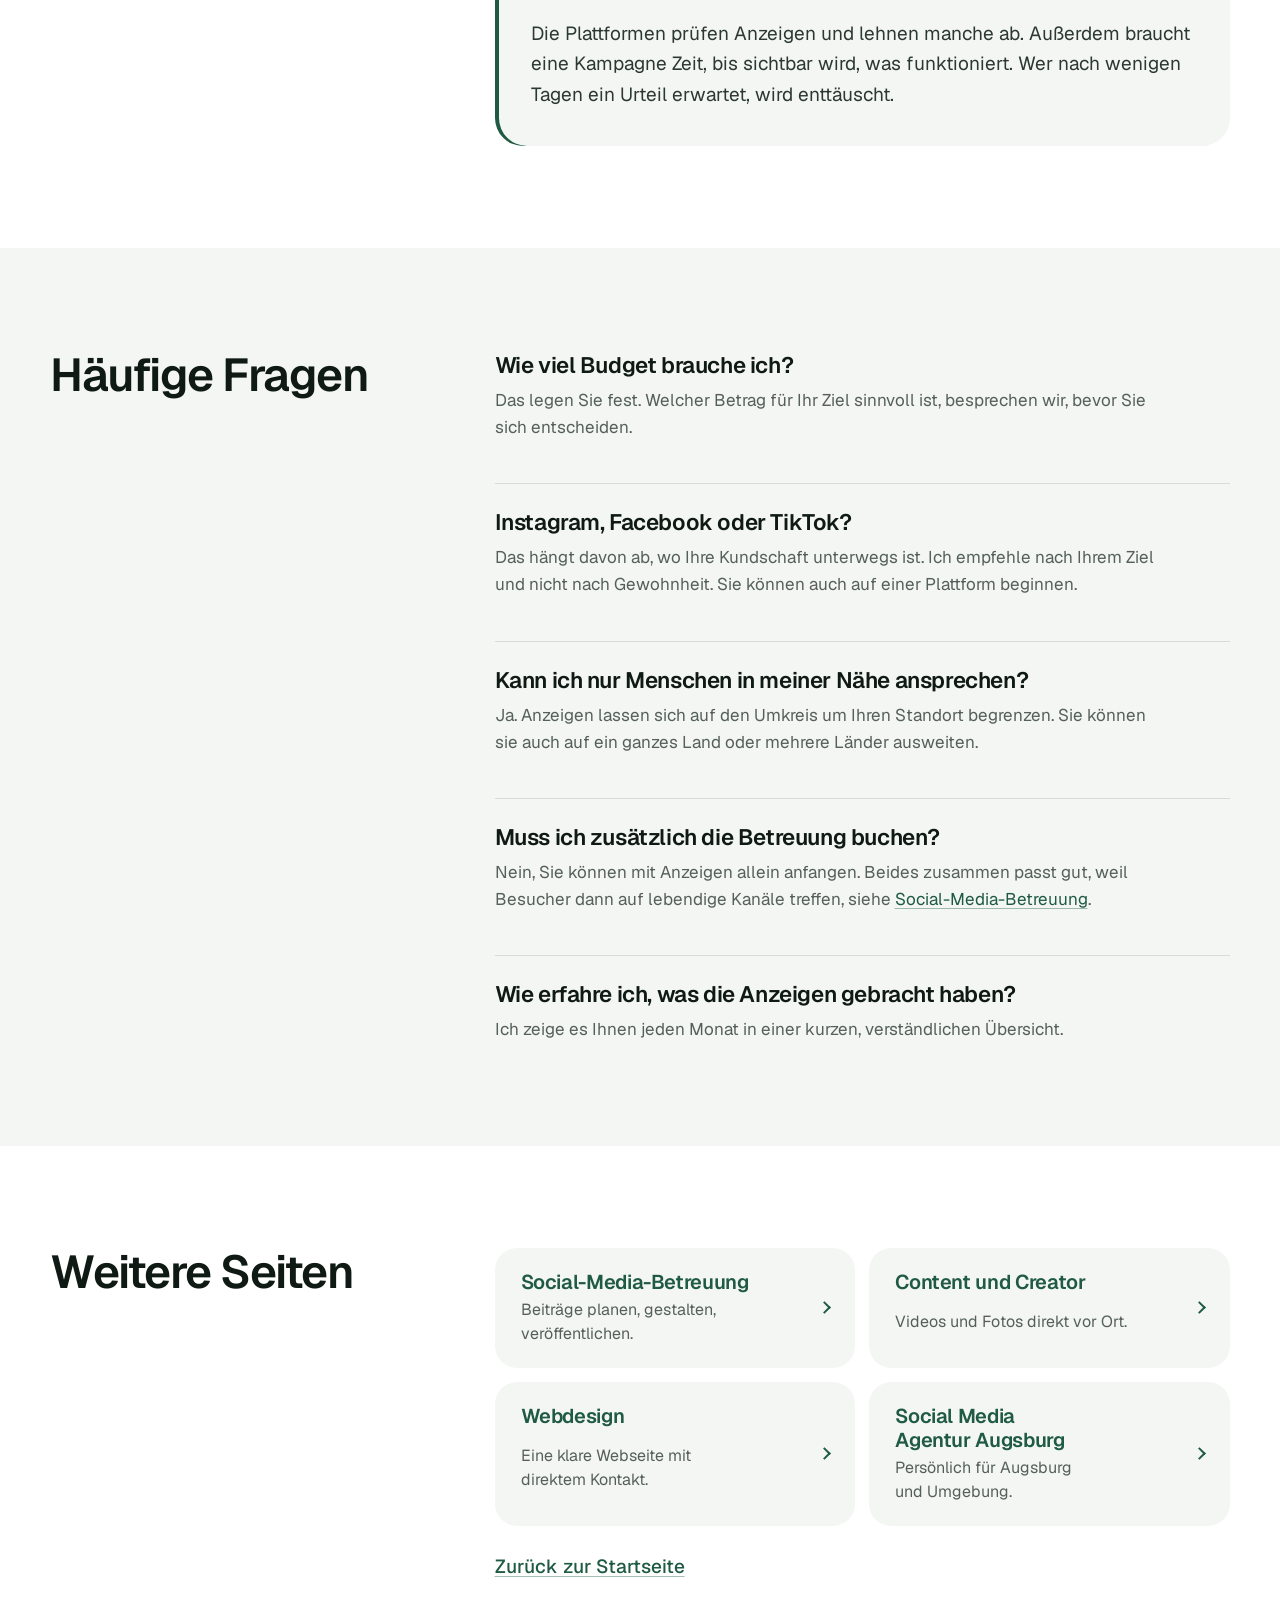
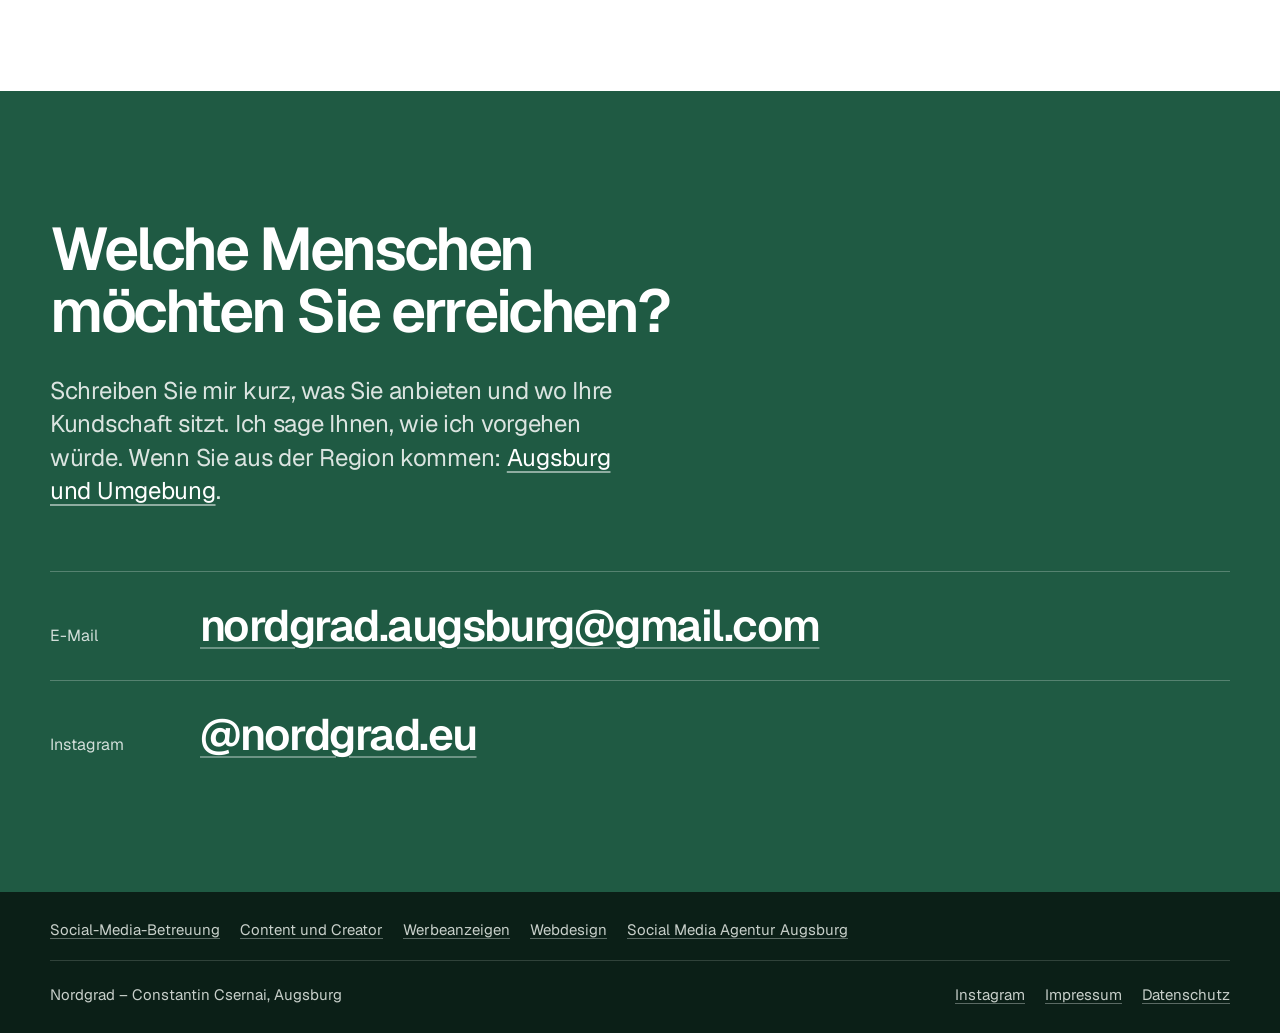
<file: leistungen/werbeanzeigen/index.html>
<!doctype html>
<html lang="de">
<head>
  <meta charset="utf-8">
  <meta name="viewport" content="width=device-width, initial-scale=1">
  <title>Werbeanzeigen auf Instagram, Facebook und TikTok – Nordgrad</title>
  <meta name="description" content="Werbeanzeigen auf Instagram, Facebook und TikTok für Menschen in Ihrer Umgebung oder in mehreren Ländern. Sie legen das Budget fest, ich richte alles ein.">
  <meta name="theme-color" content="#ffffff">
  <link rel="canonical" href="https://nordgrad.eu/leistungen/werbeanzeigen/">
  <link rel="icon" href="../../favicon.ico" sizes="48x48">
  <link rel="icon" href="../../zeichen.svg" type="image/svg+xml">
  <link rel="apple-touch-icon" href="../../apple-touch-icon.png">
  <meta property="og:type" content="website">
  <meta property="og:site_name" content="Nordgrad">
  <meta property="og:title" content="Werbeanzeigen auf Instagram, Facebook und TikTok – Nordgrad">
  <meta property="og:description" content="Werbeanzeigen auf Instagram, Facebook und TikTok für Menschen in Ihrer Umgebung oder in mehreren Ländern. Sie legen das Budget fest, ich richte alles ein.">
  <meta property="og:url" content="https://nordgrad.eu/leistungen/werbeanzeigen/">
  <meta property="og:image" content="https://nordgrad.eu/og-bild.png">
  <meta property="og:image:width" content="1200">
  <meta property="og:image:height" content="630">
  <meta property="og:image:alt" content="Nordgrad: Social Media, Werbeanzeigen und Webdesign aus Augsburg">
  <meta property="og:locale" content="de_DE">
  <meta name="twitter:card" content="summary_large_image">
  <meta name="twitter:title" content="Werbeanzeigen auf Instagram, Facebook und TikTok – Nordgrad">
  <meta name="twitter:description" content="Werbeanzeigen auf Instagram, Facebook und TikTok für Menschen in Ihrer Umgebung oder in mehreren Ländern. Sie legen das Budget fest, ich richte alles ein.">
  <meta name="twitter:image" content="https://nordgrad.eu/og-bild.png">
  <script type="application/ld+json">{"@context":"https://schema.org","@graph":[{"@type":"BreadcrumbList","@id":"https://nordgrad.eu/leistungen/werbeanzeigen/#brotkrumen","itemListElement":[{"@type":"ListItem","position":1,"name":"Start","item":"https://nordgrad.eu/"},{"@type":"ListItem","position":2,"name":"Leistungen","item":"https://nordgrad.eu/#leistungen"},{"@type":"ListItem","position":3,"name":"Werbeanzeigen","item":"https://nordgrad.eu/leistungen/werbeanzeigen/"}]},{"@type":"WebPage","@id":"https://nordgrad.eu/leistungen/werbeanzeigen/#seite","url":"https://nordgrad.eu/leistungen/werbeanzeigen/","name":"Werbeanzeigen auf Instagram, Facebook und TikTok – Nordgrad","description":"Werbeanzeigen auf Instagram, Facebook und TikTok für Menschen in Ihrer Umgebung oder in mehreren Ländern. Sie legen das Budget fest, ich richte alles ein.","inLanguage":"de","isPartOf":{"@id":"https://nordgrad.eu/#website"},"about":{"@type":"Organization","@id":"https://nordgrad.eu/#organisation","name":"Nordgrad","url":"https://nordgrad.eu/"},"publisher":{"@type":"Organization","@id":"https://nordgrad.eu/#organisation","name":"Nordgrad","url":"https://nordgrad.eu/"},"breadcrumb":{"@id":"https://nordgrad.eu/leistungen/werbeanzeigen/#brotkrumen"}}]}</script>
  <script>
    /* Dezente Bewegung beim Erscheinen. Ohne JavaScript steht der ganze Text sofort da.
       Falls das kleine Skript nicht lädt, wird nach 4 s alles ohne Bewegung gezeigt. */
    (function () {
      var d = document.documentElement;
      d.classList.add('js');
      // Wie auf der Startseite: Bewegung läuft immer, ruhige Fassung nur mit ?bewegung=aus.
      var erzwungen = !/[?&]bewegung=aus(&|$)/.test(location.search);
      if (erzwungen) d.classList.add('erzwungen');
      if (erzwungen || window.matchMedia('(prefers-reduced-motion: no-preference)').matches) {
        d.classList.add('zeig');
        setTimeout(function () { if (!window.__seiteBereit) d.classList.remove('zeig'); }, 4000);
      }
    })();
  </script>
  <script type="module" crossorigin src="../../assets/menue-DpATVmkG.js"></script>
  <script type="module" crossorigin src="../../assets/unterseite-Dlvyn7xO.js"></script>
  <link rel="stylesheet" crossorigin href="../../assets/menue-G60tYJu2.css">
  <link rel="stylesheet" crossorigin href="../../assets/unterseite-DBPxFjRE.css">
</head>
<body class="unterseite">
  <svg width="0" height="0" class="unsichtbar" aria-hidden="true" focusable="false">
    <symbol id="zeichen" viewBox="0 0 32 32">
      <g fill="none" stroke="currentColor" stroke-linecap="round" stroke-linejoin="round">
        <path d="M5 25.5 13.75 7 22.5 25.5" stroke-width="3.2"/>
        <circle cx="25.75" cy="8.5" r="3" stroke-width="2.4"/>
      </g>
    </symbol>
  </svg>

  <a class="sprung" href="#inhalt">Zum Inhalt springen</a>

  <header class="kopf">
    <div class="kopf-innen">
      <a class="kopf-name" href="/" aria-label="Nordgrad, zur Startseite">
        <svg class="kopf-zeichen" aria-hidden="true"><use href="#zeichen"/></svg>
        <span>Nordgrad</span>
      </a>
      <nav aria-label="Hauptnavigation">
        <details class="menue">
          <summary>Leistungen</summary>
          <ul class="menue-liste"><li><a href="/leistungen/social-media-betreuung/">Social-Media-Betreuung</a></li><li><a href="/leistungen/content-und-creator/">Content und Creator</a></li><li><a href="/leistungen/werbeanzeigen/">Werbeanzeigen</a></li><li><a href="/leistungen/webdesign/">Webdesign</a></li><li class="menue-ort"><a href="/social-media-agentur-augsburg/">Social Media Agentur Augsburg</a></li></ul>
        </details>
        <a class="nur-breit" href="/#ablauf">Ablauf</a>
        <a class="sprache" href="/en/" lang="en" hreflang="en" aria-label="English version">EN</a>
        <a class="kopf-kontakt" href="/#kontakt">Kontakt</a>
      </nav>
    </div>
    <span class="lesefortschritt" aria-hidden="true"></span>
  </header>

  <main id="inhalt">
    <section class="u-held" aria-labelledby="u-titel">
      <div class="huelle">
        <nav class="krumen" aria-label="Brotkrumen">
          <ol>
            <li><a href="/">Start</a></li>
            <li><a href="/#leistungen">Leistungen</a></li>
            <li><span aria-current="page">Werbeanzeigen</span></li>
          </ol>
        </nav>
        <h1 id="u-titel"><span class="wort"><span>Werbeanzeigen</span></span> <span class="wort"><span>auf</span></span> <span class="wort"><span>Instagram,</span></span> <span class="wort"><span>Facebook</span></span> <span class="wort"><span>und</span></span> <span class="wort"><span>TikTok</span></span></h1>
        <p class="vorspann" data-zeig>Eine Anzeige zeigt Ihr Angebot genau den Menschen, die dafür infrage kommen: in der Nähe Ihres Standorts, in einem Land oder in mehreren. Ich richte die Kampagnen ein, verbessere sie laufend und zeige Ihnen, was sie gebracht haben.</p>
        <div class="knoepfe" data-zeig>
          <a class="knopf voll" href="mailto:nordgrad.augsburg@gmail.com?subject=Anfrage%20Werbeanzeigen">E-Mail schreiben</a>
          <a class="knopf leer" href="/#leistungen">Alle Leistungen ansehen</a>
        </div>
      </div>
    </section>

    <section class="u-abschnitt u-hell u-art-text" aria-labelledby="a1">
      <div class="huelle u-raster">
        <h2 id="a1" data-zeig>Für wen Anzeigen sinnvoll sind</h2>
        <div class="u-inhalt">
          <p data-zeig>Anzeigen lohnen sich, wenn Sie ein klares Angebot haben und wissen, wen Sie erreichen möchten: Kundschaft in Ihrer Stadt, Interessenten im ganzen Land oder Menschen in mehreren Ländern. Ohne Anzeigen sehen Ihre Beiträge vor allem die, die Ihnen schon folgen. Mit Anzeigen erreichen Sie auch Menschen, die Sie noch nicht kennen.</p>
        </div>
      </div>
    </section>

    <section class="u-abschnitt u-papier u-art-karten" aria-labelledby="a2">
      <div class="huelle u-raster">
        <h2 id="a2" data-zeig>Was ich für Sie einrichte</h2>
        <div class="u-inhalt">
          
          <ul class="u-karten">
            <li class="u-karte" data-zeig style="--v:0"><h3>Zielgruppe nach Ort</h3><p>Sie wählen den Umkreis um Ihren Standort, ein Land oder mehrere Länder. Darauf lege ich die Anzeige aus.</p></li>
            <li class="u-karte" data-zeig style="--v:1"><h3>Anzeige und Text</h3><p>Ich gestalte die Anzeige und schreibe den Text. Wenn es passt, nutze ich Videos aus einem <a href="/leistungen/content-und-creator/">Dreh bei Ihnen</a>.</p></li>
            <li class="u-karte" data-zeig style="--v:2"><h3>Drei Plattformen</h3><p>Instagram, Facebook und TikTok, je nachdem, wo Ihre Kundschaft unterwegs ist.</p></li>
            <li class="u-karte" data-zeig style="--v:3"><h3>Laufende Verbesserung</h3><p>Ich beobachte die Anzeigen und verbessere sie, statt sie einmal einzustellen und zu vergessen.</p></li>
            <li class="u-karte" data-zeig style="--v:4"><h3>Auswertung</h3><p>Sie sehen, was die Anzeigen gebracht haben, und entscheiden, ob das Budget so bleibt.</p></li>
          </ul>
        </div>
      </div>
    </section>

    <section class="u-abschnitt u-hell u-art-schritte" aria-labelledby="a3">
      <div class="huelle u-raster">
        <h2 id="a3" data-zeig>So läuft eine Kampagne ab</h2>
        <div class="u-inhalt">
          <ol class="u-schritte">
            <li class="u-schritt" data-zeig><span class="u-nr" aria-hidden="true">1</span><h3>Ziel klären</h3><p>Wir legen fest, was die Anzeige bewirken soll, zum Beispiel Anfragen, Anrufe oder Besuche.</p></li>
            <li class="u-schritt" data-zeig><span class="u-nr" aria-hidden="true">2</span><h3>Budget festlegen</h3><p>Sie bestimmen, wie viel Sie ausgeben möchten. Ich sage Ihnen ehrlich, was mit diesem Betrag möglich ist und was nicht.</p></li>
            <li class="u-schritt" data-zeig><span class="u-nr" aria-hidden="true">3</span><h3>Einrichten</h3><p>Ich lege Zielgruppe, Anzeige und Text an und zeige Ihnen alles, bevor die Anzeige startet.</p></li>
            <li class="u-schritt" data-zeig><span class="u-nr" aria-hidden="true">4</span><h3>Starten und verbessern</h3><p>Die Anzeige läuft an. Ich schaue regelmäßig auf die Zahlen und ändere, was nicht funktioniert.</p></li>
            <li class="u-schritt" data-zeig><span class="u-nr" aria-hidden="true">5</span><h3>Auswerten</h3><p>Sie bekommen eine verständliche Übersicht, und wir besprechen den nächsten Schritt.</p></li>
          </ol>
        </div>
      </div>
    </section>

    <section class="u-abschnitt u-papier u-art-text" aria-labelledby="a4">
      <div class="huelle u-raster">
        <h2 id="a4" data-zeig>Was Sie beitragen</h2>
        <div class="u-inhalt">
          <p data-zeig>Sie nennen mir Ihr Ziel und das Budget. Sie erzählen mir von Ihrem Angebot und davon, wer Ihre Kundschaft ist, und Sie geben jede Anzeige vor dem Start frei. Außerdem sollte klar sein, wohin eine Anzeige führt: zu einem Anruf, einer E-Mail oder einer <a href="/leistungen/webdesign/">Webseite</a>, auf der Besucher sofort finden, was sie suchen.</p>
        </div>
      </div>
    </section>

    <section class="u-abschnitt u-hell u-art-grenzen" aria-labelledby="a5">
      <div class="huelle u-raster">
        <h2 id="a5" data-zeig>Ehrliche Grenzen</h2>
        <div class="u-inhalt">
          <div class="u-grenze" data-zeig>
            <p>Anzeigen sind keine Abkürzung. Sie bringen Ihr Angebot vor mehr Menschen, aber sie ersetzen weder ein gutes Angebot noch eine verständliche Webseite. Wie viele Anfragen daraus werden, kann ich nicht zusichern.</p>
            <p>Die Plattformen prüfen Anzeigen und lehnen manche ab. Außerdem braucht eine Kampagne Zeit, bis sichtbar wird, was funktioniert. Wer nach wenigen Tagen ein Urteil erwartet, wird enttäuscht.</p>
          </div>
        </div>
      </div>
    </section>

    <section class="u-abschnitt u-papier u-art-fragen" aria-labelledby="fragen-titel">
      <div class="huelle u-raster">
        <h2 id="fragen-titel" data-zeig>Häufige Fragen</h2>
        <div class="u-inhalt">
          <div class="u-frage" data-zeig><h3>Wie viel Budget brauche ich?</h3><p>Das legen Sie fest. Welcher Betrag für Ihr Ziel sinnvoll ist, besprechen wir, bevor Sie sich entscheiden.</p></div>
          <div class="u-frage" data-zeig><h3>Instagram, Facebook oder TikTok?</h3><p>Das hängt davon ab, wo Ihre Kundschaft unterwegs ist. Ich empfehle nach Ihrem Ziel und nicht nach Gewohnheit. Sie können auch auf einer Plattform beginnen.</p></div>
          <div class="u-frage" data-zeig><h3>Kann ich nur Menschen in meiner Nähe ansprechen?</h3><p>Ja. Anzeigen lassen sich auf den Umkreis um Ihren Standort begrenzen. Sie können sie auch auf ein ganzes Land oder mehrere Länder ausweiten.</p></div>
          <div class="u-frage" data-zeig><h3>Muss ich zusätzlich die Betreuung buchen?</h3><p>Nein, Sie können mit Anzeigen allein anfangen. Beides zusammen passt gut, weil Besucher dann auf lebendige Kanäle treffen, siehe <a href="/leistungen/social-media-betreuung/">Social-Media-Betreuung</a>.</p></div>
          <div class="u-frage" data-zeig><h3>Wie erfahre ich, was die Anzeigen gebracht haben?</h3><p>Ich zeige es Ihnen jeden Monat in einer kurzen, verständlichen Übersicht.</p></div>
        </div>
      </div>
    </section>

    <section class="u-abschnitt u-hell u-weiter" data-gemeinsam aria-labelledby="weiter-titel">
      <div class="huelle u-raster">
        <h2 id="weiter-titel" data-zeig>Weitere Seiten</h2>
        <div class="u-inhalt">
          <ul class="u-weiter-liste">
            <li class="u-weiter-karte" data-zeig style="--v:0"><h3><a href="/leistungen/social-media-betreuung/">Social-Media-Betreuung</a></h3><p>Beiträge planen, gestalten, veröffentlichen.</p></li>
            <li class="u-weiter-karte" data-zeig style="--v:1"><h3><a href="/leistungen/content-und-creator/">Content und Creator</a></h3><p>Videos und Fotos direkt vor Ort.</p></li>
            <li class="u-weiter-karte" data-zeig style="--v:2"><h3><a href="/leistungen/webdesign/">Webdesign</a></h3><p>Eine klare Webseite mit direktem Kontakt.</p></li>
            <li class="u-weiter-karte" data-zeig style="--v:3"><h3><a href="/social-media-agentur-augsburg/">Social Media Agentur Augsburg</a></h3><p>Persönlich für Augsburg und Umgebung.</p></li>
          </ul>
          <p class="u-zurueck" data-zeig><a href="/">Zurück zur Startseite</a></p>
        </div>
      </div>
    </section>

    <section class="kontakt u-kontakt" data-gemeinsam aria-labelledby="kontakt-titel">
      <div class="huelle">
        <h2 id="kontakt-titel" data-zeig>Welche Menschen möchten Sie erreichen?</h2>
        <p class="vorspann" data-zeig>Schreiben Sie mir kurz, was Sie anbieten und wo Ihre Kundschaft sitzt. Ich sage Ihnen, wie ich vorgehen würde. Wenn Sie aus der Region kommen: <a href="/social-media-agentur-augsburg/">Augsburg und Umgebung</a>.</p>
        <ul class="kontakt-wege" data-zeig>
          <li>
            <span class="kontakt-art">E-Mail</span>
            <a href="mailto:nordgrad.augsburg@gmail.com?subject=Anfrage%20Werbeanzeigen">nordgrad.augsburg<wbr>@gmail.com</a>
          </li>
          <li>
            <span class="kontakt-art">Instagram</span>
            <a href="https://www.instagram.com/nordgrad.eu/" rel="noopener me">@nordgrad.eu</a>
          </li>
        </ul>
      </div>
    </section>
  </main>

  <footer class="fuss">
    <div class="huelle fuss-innen">
      <nav class="fuss-leistungen" aria-label="Leistungen">
        <a href="/leistungen/social-media-betreuung/">Social-Media-Betreuung</a> <a href="/leistungen/content-und-creator/">Content und Creator</a> <a href="/leistungen/werbeanzeigen/">Werbeanzeigen</a> <a href="/leistungen/webdesign/">Webdesign</a>
        <a href="/social-media-agentur-augsburg/">Social Media Agentur Augsburg</a>
      </nav>
      <span>Nordgrad – Constantin Csernai, Augsburg</span>
      <nav aria-label="Rechtliches">
        <a href="https://www.instagram.com/nordgrad.eu/" rel="noopener me">Instagram</a>
        <a href="/impressum.html">Impressum</a>
        <a href="/datenschutz.html">Datenschutz</a>
      </nav>
    </div>
  </footer>

</body>
</html>
</file>
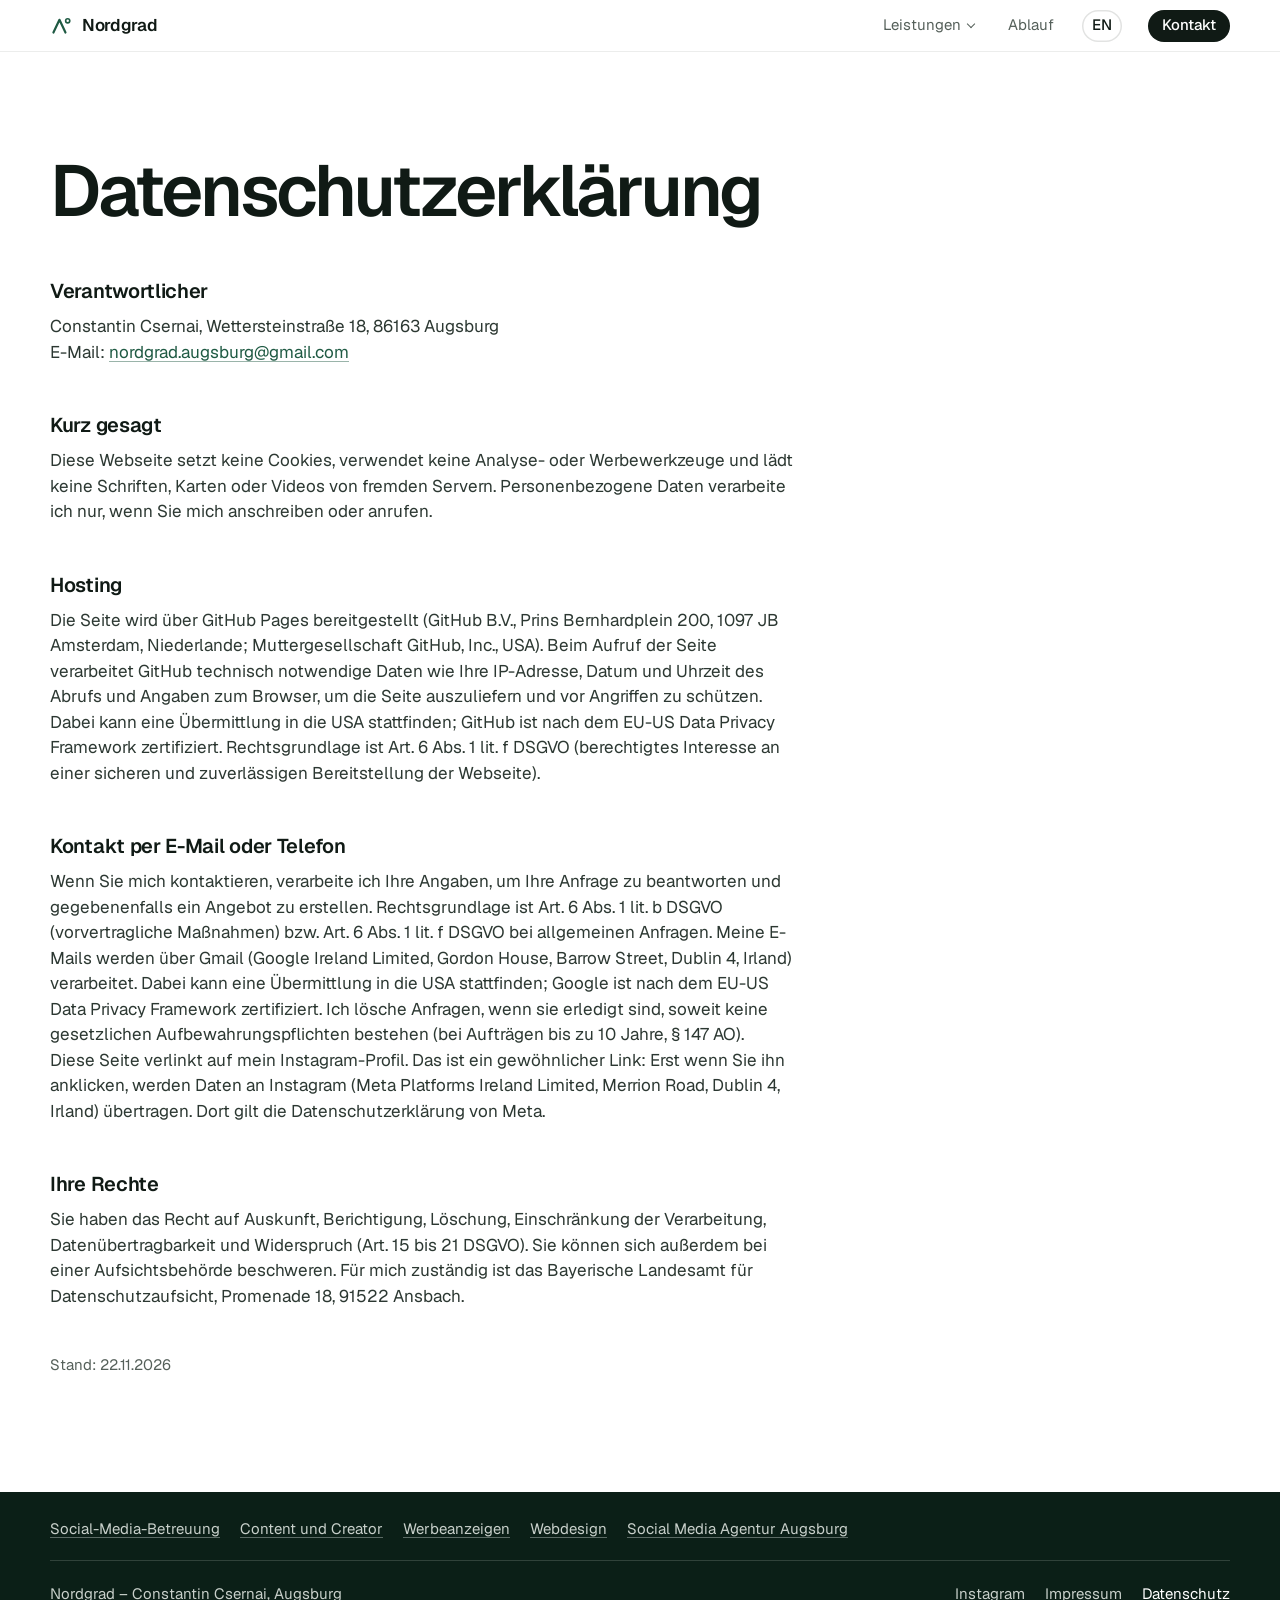
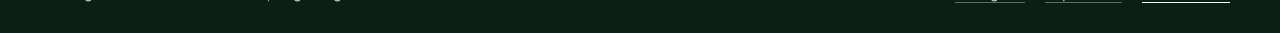
<file: datenschutz.html>
<!doctype html>
<html lang="de">
<head>
  <meta charset="utf-8">
  <meta name="viewport" content="width=device-width, initial-scale=1">
  <title>Datenschutz – Nordgrad</title>
  <meta name="robots" content="noindex">
  <meta name="theme-color" content="#ffffff">
  <link rel="canonical" href="https://nordgrad.eu/datenschutz.html">
  <link rel="alternate" hreflang="de" href="https://nordgrad.eu/datenschutz.html">
  <link rel="alternate" hreflang="en" href="https://nordgrad.eu/en/privacy.html">
  <link rel="alternate" hreflang="x-default" href="https://nordgrad.eu/datenschutz.html">
  <link rel="icon" href="./favicon.ico" sizes="48x48">
  <link rel="icon" href="./zeichen.svg" type="image/svg+xml">
  <link rel="apple-touch-icon" href="./apple-touch-icon.png">
  <script type="module" crossorigin src="./assets/menue-DpATVmkG.js"></script>
  <link rel="stylesheet" crossorigin href="./assets/menue-G60tYJu2.css">
</head>
<body class="rechtstext">
  <svg width="0" height="0" class="unsichtbar" aria-hidden="true" focusable="false">
    <symbol id="zeichen" viewBox="0 0 32 32">
      <g fill="none" stroke="currentColor" stroke-linecap="round" stroke-linejoin="round">
        <path d="M5 25.5 13.75 7 22.5 25.5" stroke-width="3.2"/>
        <circle cx="25.75" cy="8.5" r="3" stroke-width="2.4"/>
      </g>
    </symbol>
  </svg>

  <a class="sprung" href="#inhalt">Zum Inhalt springen</a>

  <header class="kopf">
    <div class="kopf-innen">
      <a class="kopf-name" href="./" aria-label="Nordgrad, zur Startseite">
        <svg class="kopf-zeichen" aria-hidden="true"><use href="#zeichen"/></svg>
        <span>Nordgrad</span>
      </a>
      <nav aria-label="Hauptnavigation">
        <details class="menue">
          <summary>Leistungen</summary>
          <ul class="menue-liste"><li><a href="./leistungen/social-media-betreuung/">Social-Media-Betreuung</a></li><li><a href="./leistungen/content-und-creator/">Content und Creator</a></li><li><a href="./leistungen/werbeanzeigen/">Werbeanzeigen</a></li><li><a href="./leistungen/webdesign/">Webdesign</a></li><li class="menue-ort"><a href="./social-media-agentur-augsburg/">Social Media Agentur Augsburg</a></li></ul>
        </details>
        <a class="nur-breit" href="./#ablauf">Ablauf</a>
        <a class="sprache" href="en/privacy.html" lang="en" hreflang="en" aria-label="English version">EN</a>
        <a class="kopf-kontakt" href="./#kontakt">Kontakt</a>
      </nav>
    </div>
    <span class="lesefortschritt" aria-hidden="true"></span>
  </header>

  <main id="inhalt" class="huelle text">
    <h1>Datenschutzerklärung</h1>

    <h2>Verantwortlicher</h2>
    <p>Constantin Csernai, Wettersteinstraße 18, 86163 Augsburg<br>
       E-Mail: <a href="mailto:nordgrad.augsburg@gmail.com">nordgrad.augsburg@gmail.com</a></p>

    <h2>Kurz gesagt</h2>
    <p>Diese Webseite setzt keine Cookies, verwendet keine Analyse- oder Werbewerkzeuge und lädt keine Schriften, Karten oder Videos von fremden Servern. Personenbezogene Daten verarbeite ich nur, wenn Sie mich anschreiben oder anrufen.</p>

    <h2>Hosting</h2>
    <p>Die Seite wird über GitHub Pages bereitgestellt (GitHub B.V., Prins Bernhardplein 200, 1097 JB Amsterdam, Niederlande; Muttergesellschaft GitHub, Inc., USA). Beim Aufruf der Seite verarbeitet GitHub technisch notwendige Daten wie Ihre IP-Adresse, Datum und Uhrzeit des Abrufs und Angaben zum Browser, um die Seite auszuliefern und vor Angriffen zu schützen. Dabei kann eine Übermittlung in die USA stattfinden; GitHub ist nach dem EU-US Data Privacy Framework zertifiziert. Rechtsgrundlage ist Art. 6 Abs. 1 lit. f DSGVO (berechtigtes Interesse an einer sicheren und zuverlässigen Bereitstellung der Webseite).</p>

    <h2>Kontakt per E-Mail oder Telefon</h2>
    <p>Wenn Sie mich kontaktieren, verarbeite ich Ihre Angaben, um Ihre Anfrage zu beantworten und gegebenenfalls ein Angebot zu erstellen. Rechtsgrundlage ist Art. 6 Abs. 1 lit. b DSGVO (vorvertragliche Maßnahmen) bzw. Art. 6 Abs. 1 lit. f DSGVO bei allgemeinen Anfragen. Meine E-Mails werden über Gmail (Google Ireland Limited, Gordon House, Barrow Street, Dublin 4, Irland) verarbeitet. Dabei kann eine Übermittlung in die USA stattfinden; Google ist nach dem EU-US Data Privacy Framework zertifiziert. Ich lösche Anfragen, wenn sie erledigt sind, soweit keine gesetzlichen Aufbewahrungspflichten bestehen (bei Aufträgen bis zu 10 Jahre, § 147 AO).</p>
    <p>Diese Seite verlinkt auf mein Instagram-Profil. Das ist ein gewöhnlicher Link: Erst wenn Sie ihn anklicken, werden Daten an Instagram (Meta Platforms Ireland Limited, Merrion Road, Dublin 4, Irland) übertragen. Dort gilt die Datenschutzerklärung von Meta.</p>

    <h2>Ihre Rechte</h2>
    <p>Sie haben das Recht auf Auskunft, Berichtigung, Löschung, Einschränkung der Verarbeitung, Datenübertragbarkeit und Widerspruch (Art. 15 bis 21 DSGVO). Sie können sich außerdem bei einer Aufsichtsbehörde beschweren. Für mich zuständig ist das Bayerische Landesamt für Datenschutzaufsicht, Promenade 18, 91522 Ansbach.</p>

    <p class="stand">Stand: 22.11.2026</p>
  </main>

  <footer class="fuss">
    <div class="huelle fuss-innen">
      <nav class="fuss-leistungen" aria-label="Leistungen">
        <a href="./leistungen/social-media-betreuung/">Social-Media-Betreuung</a> <a href="./leistungen/content-und-creator/">Content und Creator</a> <a href="./leistungen/werbeanzeigen/">Werbeanzeigen</a> <a href="./leistungen/webdesign/">Webdesign</a>
        <a href="./social-media-agentur-augsburg/">Social Media Agentur Augsburg</a>
      </nav>
      <span>Nordgrad – Constantin Csernai, Augsburg</span>
      <nav aria-label="Rechtliches">
        <a href="https://www.instagram.com/nordgrad.eu/" rel="noopener me">Instagram</a>
        <a href="impressum.html">Impressum</a>
        <a href="datenschutz.html" aria-current="page">Datenschutz</a>
      </nav>
    </div>
  </footer>
</body>
</html>
</file>
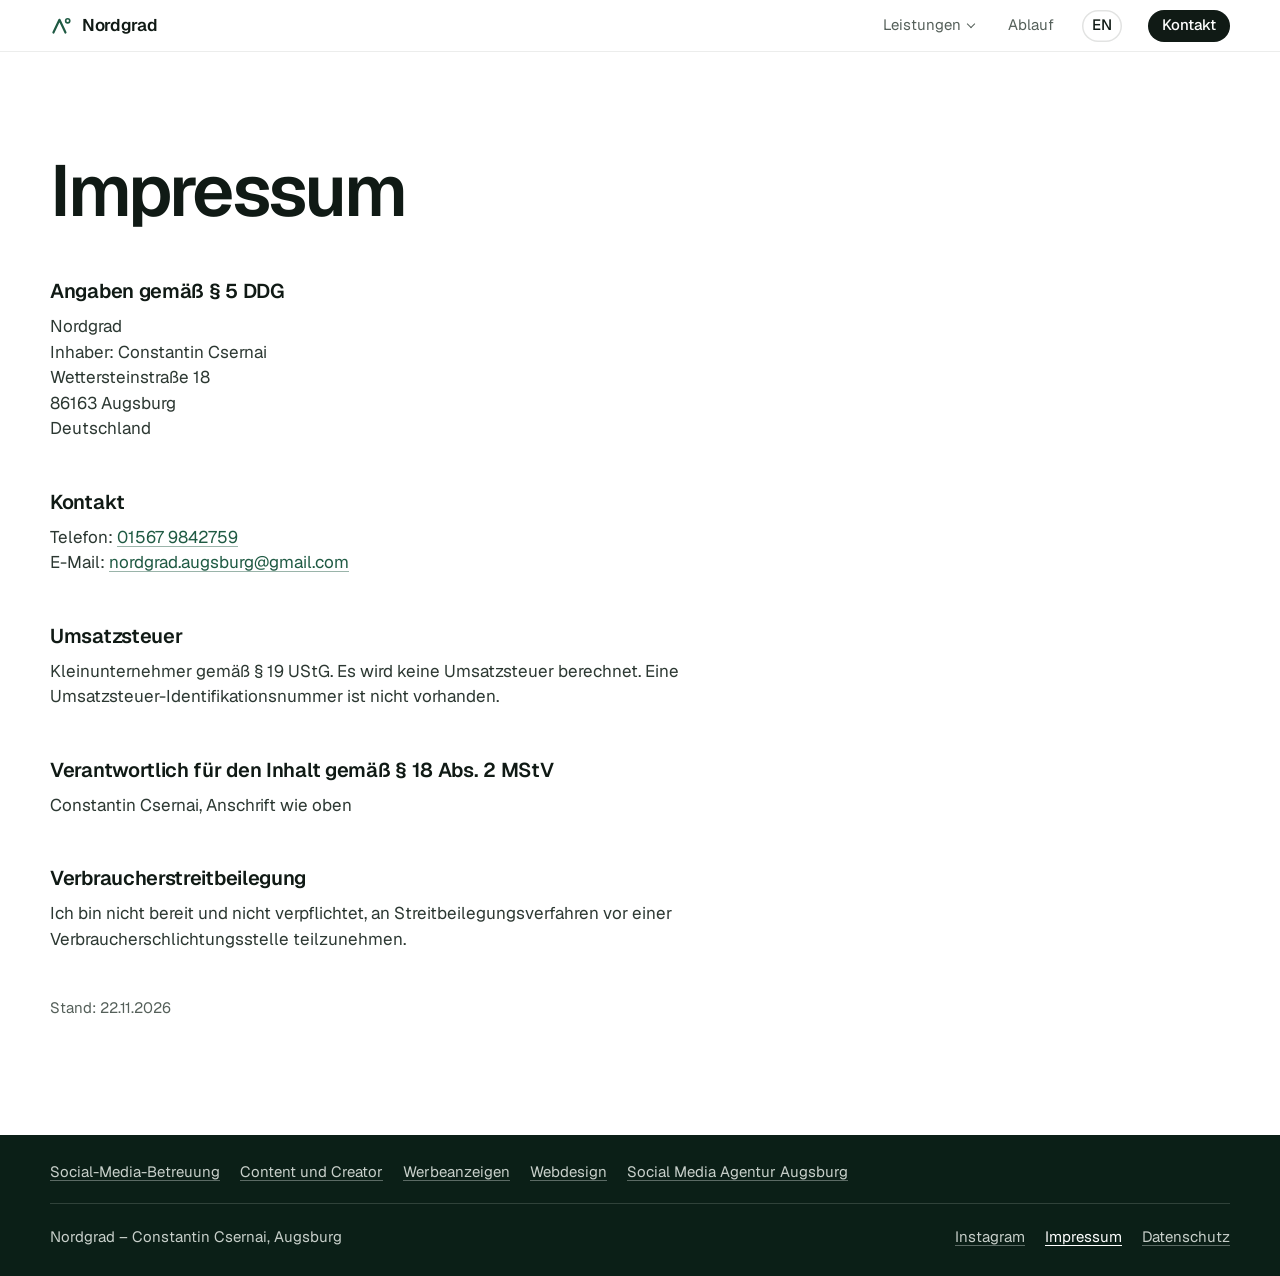
<file: impressum.html>
<!doctype html>
<html lang="de">
<head>
  <meta charset="utf-8">
  <meta name="viewport" content="width=device-width, initial-scale=1">
  <title>Impressum – Nordgrad</title>
  <meta name="robots" content="noindex">
  <meta name="theme-color" content="#ffffff">
  <link rel="canonical" href="https://nordgrad.eu/impressum.html">
  <link rel="alternate" hreflang="de" href="https://nordgrad.eu/impressum.html">
  <link rel="alternate" hreflang="en" href="https://nordgrad.eu/en/legal-notice.html">
  <link rel="alternate" hreflang="x-default" href="https://nordgrad.eu/impressum.html">
  <link rel="icon" href="./favicon.ico" sizes="48x48">
  <link rel="icon" href="./zeichen.svg" type="image/svg+xml">
  <link rel="apple-touch-icon" href="./apple-touch-icon.png">
  <script type="module" crossorigin src="./assets/menue-DpATVmkG.js"></script>
  <link rel="stylesheet" crossorigin href="./assets/menue-G60tYJu2.css">
</head>
<body class="rechtstext">
  <svg width="0" height="0" class="unsichtbar" aria-hidden="true" focusable="false">
    <symbol id="zeichen" viewBox="0 0 32 32">
      <g fill="none" stroke="currentColor" stroke-linecap="round" stroke-linejoin="round">
        <path d="M5 25.5 13.75 7 22.5 25.5" stroke-width="3.2"/>
        <circle cx="25.75" cy="8.5" r="3" stroke-width="2.4"/>
      </g>
    </symbol>
  </svg>

  <a class="sprung" href="#inhalt">Zum Inhalt springen</a>

  <header class="kopf">
    <div class="kopf-innen">
      <a class="kopf-name" href="./" aria-label="Nordgrad, zur Startseite">
        <svg class="kopf-zeichen" aria-hidden="true"><use href="#zeichen"/></svg>
        <span>Nordgrad</span>
      </a>
      <nav aria-label="Hauptnavigation">
        <details class="menue">
          <summary>Leistungen</summary>
          <ul class="menue-liste"><li><a href="./leistungen/social-media-betreuung/">Social-Media-Betreuung</a></li><li><a href="./leistungen/content-und-creator/">Content und Creator</a></li><li><a href="./leistungen/werbeanzeigen/">Werbeanzeigen</a></li><li><a href="./leistungen/webdesign/">Webdesign</a></li><li class="menue-ort"><a href="./social-media-agentur-augsburg/">Social Media Agentur Augsburg</a></li></ul>
        </details>
        <a class="nur-breit" href="./#ablauf">Ablauf</a>
        <a class="sprache" href="en/legal-notice.html" lang="en" hreflang="en" aria-label="English version">EN</a>
        <a class="kopf-kontakt" href="./#kontakt">Kontakt</a>
      </nav>
    </div>
    <span class="lesefortschritt" aria-hidden="true"></span>
  </header>

  <main id="inhalt" class="huelle text">
    <h1>Impressum</h1>

    <h2>Angaben gemäß § 5 DDG</h2>
    <p>Nordgrad<br>Inhaber: Constantin Csernai<br>Wettersteinstraße 18<br>86163 Augsburg<br>Deutschland</p>

    <h2>Kontakt</h2>
    <p>Telefon: <a href="tel:+4915679842759">01567 9842759</a><br>
       E-Mail: <a href="mailto:nordgrad.augsburg@gmail.com">nordgrad.augsburg@gmail.com</a></p>

    <h2>Umsatzsteuer</h2>
    <p>Kleinunternehmer gemäß § 19 UStG. Es wird keine Umsatzsteuer berechnet. Eine Umsatzsteuer-Identifikationsnummer ist nicht vorhanden.</p>

    <h2>Verantwortlich für den Inhalt gemäß § 18 Abs. 2 MStV</h2>
    <p>Constantin Csernai, Anschrift wie oben</p>

    <h2>Verbraucherstreitbeilegung</h2>
    <p>Ich bin nicht bereit und nicht verpflichtet, an Streitbeilegungsverfahren vor einer Verbraucherschlichtungsstelle teilzunehmen.</p>

    <p class="stand">Stand: 22.11.2026</p>
  </main>

  <footer class="fuss">
    <div class="huelle fuss-innen">
      <nav class="fuss-leistungen" aria-label="Leistungen">
        <a href="./leistungen/social-media-betreuung/">Social-Media-Betreuung</a> <a href="./leistungen/content-und-creator/">Content und Creator</a> <a href="./leistungen/werbeanzeigen/">Werbeanzeigen</a> <a href="./leistungen/webdesign/">Webdesign</a>
        <a href="./social-media-agentur-augsburg/">Social Media Agentur Augsburg</a>
      </nav>
      <span>Nordgrad – Constantin Csernai, Augsburg</span>
      <nav aria-label="Rechtliches">
        <a href="https://www.instagram.com/nordgrad.eu/" rel="noopener me">Instagram</a>
        <a href="impressum.html" aria-current="page">Impressum</a>
        <a href="datenschutz.html">Datenschutz</a>
      </nav>
    </div>
  </footer>
</body>
</html>
</file>
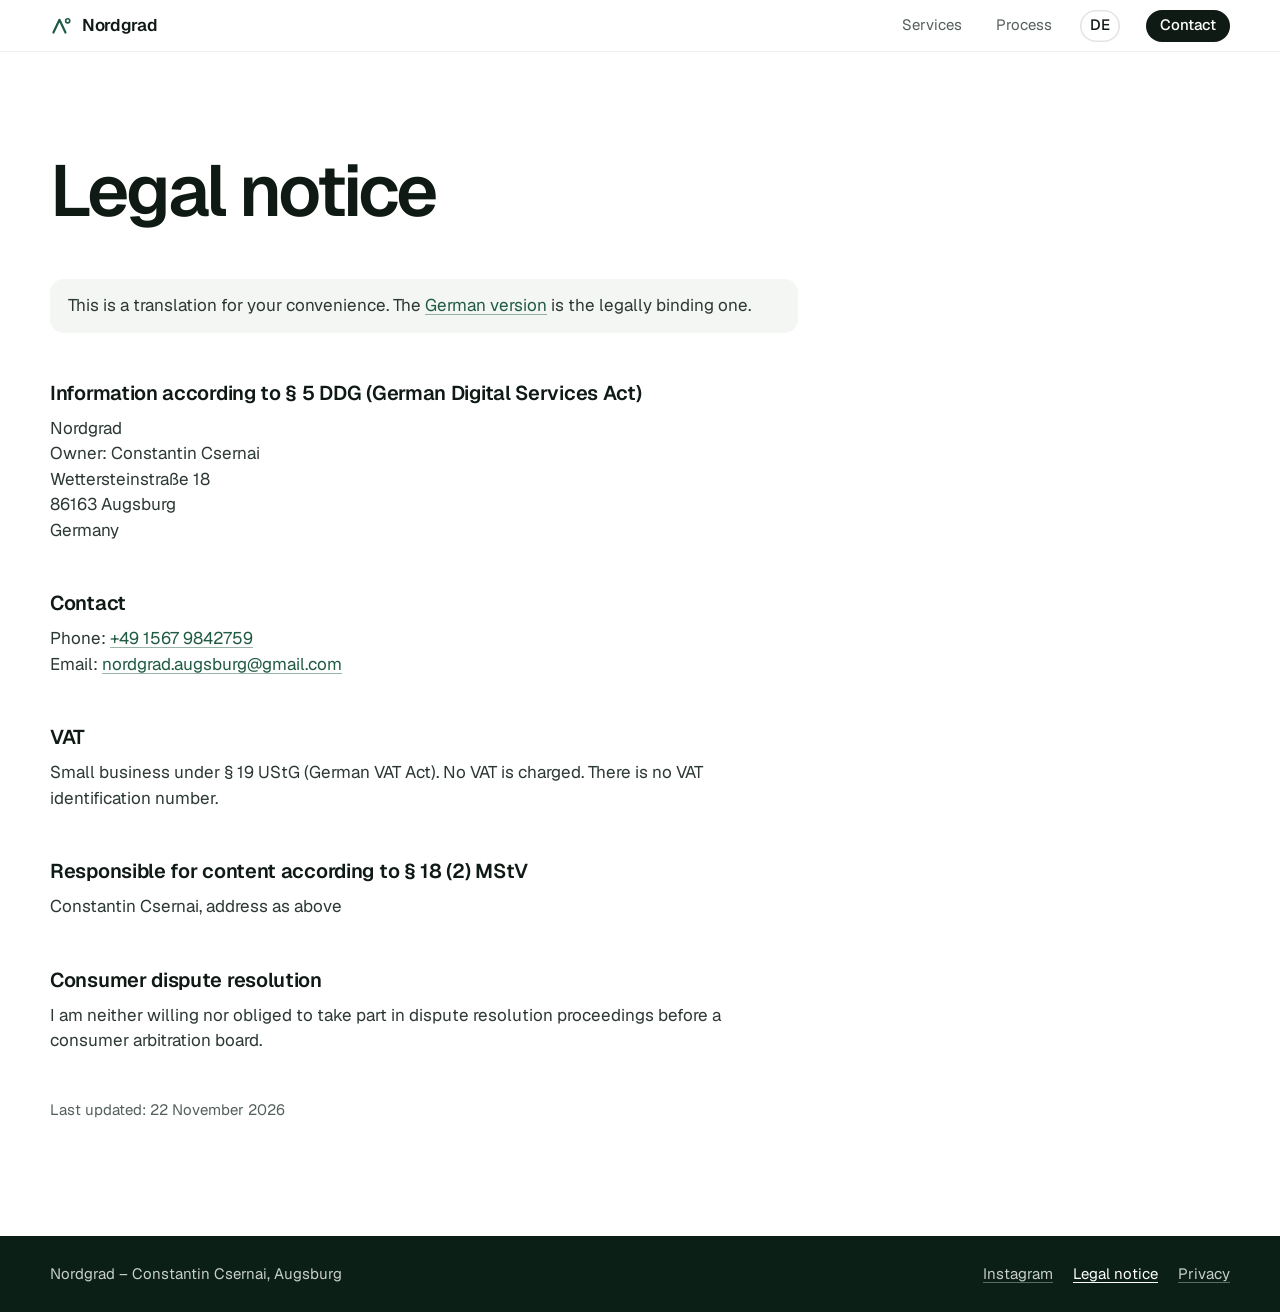
<file: en/legal-notice.html>
<!doctype html>
<html lang="en">
<head>
  <meta charset="utf-8">
  <meta name="viewport" content="width=device-width, initial-scale=1">
  <title>Legal notice – Nordgrad</title>
  <meta name="robots" content="noindex">
  <meta name="theme-color" content="#ffffff">
  <link rel="canonical" href="https://nordgrad.eu/en/legal-notice.html">
  <link rel="alternate" hreflang="de" href="https://nordgrad.eu/impressum.html">
  <link rel="alternate" hreflang="en" href="https://nordgrad.eu/en/legal-notice.html">
  <link rel="alternate" hreflang="x-default" href="https://nordgrad.eu/impressum.html">
  <link rel="icon" href="../favicon.ico" sizes="48x48">
  <link rel="icon" href="../zeichen.svg" type="image/svg+xml">
  <link rel="apple-touch-icon" href="../apple-touch-icon.png">
  <script type="module" crossorigin src="../assets/menue-DpATVmkG.js"></script>
  <link rel="stylesheet" crossorigin href="../assets/menue-G60tYJu2.css">
</head>
<body class="rechtstext">
  <svg width="0" height="0" class="unsichtbar" aria-hidden="true" focusable="false">
    <symbol id="zeichen" viewBox="0 0 32 32">
      <g fill="none" stroke="currentColor" stroke-linecap="round" stroke-linejoin="round">
        <path d="M5 25.5 13.75 7 22.5 25.5" stroke-width="3.2"/>
        <circle cx="25.75" cy="8.5" r="3" stroke-width="2.4"/>
      </g>
    </symbol>
  </svg>

  <a class="sprung" href="#inhalt">Skip to content</a>

  <header class="kopf">
    <div class="kopf-innen">
      <a class="kopf-name" href="./" aria-label="Nordgrad, back to the home page">
        <svg class="kopf-zeichen" aria-hidden="true"><use href="#zeichen"/></svg>
        <span>Nordgrad</span>
      </a>
      <nav aria-label="Main navigation">
        <a class="nur-breit" href="./#leistungen">Services</a>
        <a class="nur-breit" href="./#ablauf">Process</a>
        <a class="sprache" href="../impressum.html" lang="de" hreflang="de" aria-label="Deutsche Fassung">DE</a>
        <a class="kopf-kontakt" href="./#kontakt">Contact</a>
      </nav>
    </div>
    <span class="lesefortschritt" aria-hidden="true"></span>
  </header>

  <main id="inhalt" class="huelle text">
    <h1>Legal notice</h1>
    <p class="hinweis">This is a translation for your convenience. The <a href="../impressum.html" hreflang="de">German version</a> is the legally binding one.</p>

    <h2>Information according to § 5 DDG (German Digital Services Act)</h2>
    <p>Nordgrad<br>Owner: Constantin Csernai<br>Wettersteinstraße 18<br>86163 Augsburg<br>Germany</p>

    <h2>Contact</h2>
    <p>Phone: <a href="tel:+4915679842759">+49 1567 9842759</a><br>
       Email: <a href="mailto:nordgrad.augsburg@gmail.com">nordgrad.augsburg@gmail.com</a></p>

    <h2>VAT</h2>
    <p>Small business under § 19 UStG (German VAT Act). No VAT is charged. There is no VAT identification number.</p>

    <h2>Responsible for content according to § 18 (2) MStV</h2>
    <p>Constantin Csernai, address as above</p>

    <h2>Consumer dispute resolution</h2>
    <p>I am neither willing nor obliged to take part in dispute resolution proceedings before a consumer arbitration board.</p>

    <p class="stand">Last updated: 22 November 2026</p>
  </main>

  <footer class="fuss">
    <div class="huelle fuss-innen">
      <span>Nordgrad – Constantin Csernai, Augsburg</span>
      <nav aria-label="Legal">
        <a href="https://www.instagram.com/nordgrad.eu/" rel="noopener me">Instagram</a>
        <a href="legal-notice.html" aria-current="page">Legal notice</a>
        <a href="privacy.html">Privacy</a>
      </nav>
    </div>
  </footer>
</body>
</html>
</file>
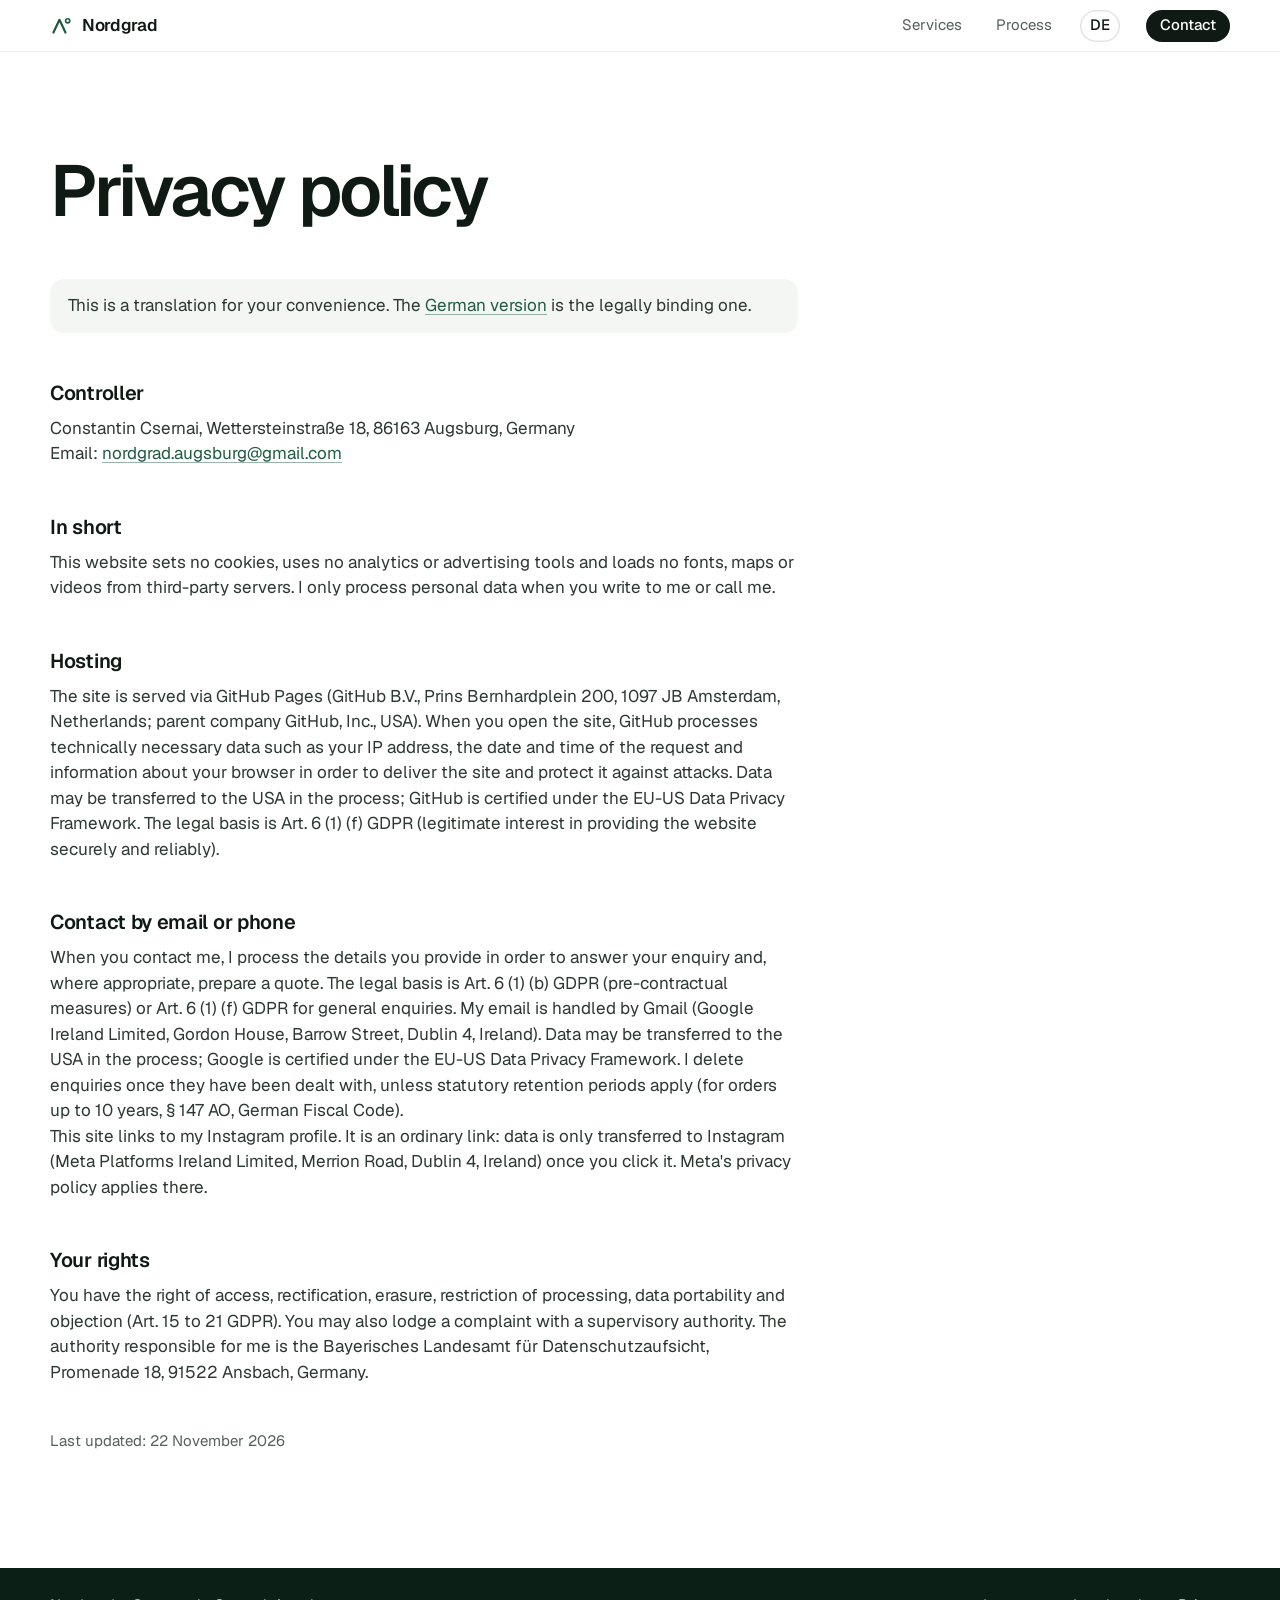
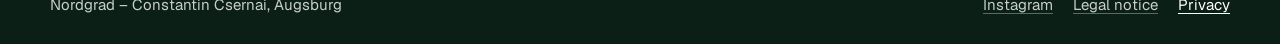
<file: en/privacy.html>
<!doctype html>
<html lang="en">
<head>
  <meta charset="utf-8">
  <meta name="viewport" content="width=device-width, initial-scale=1">
  <title>Privacy – Nordgrad</title>
  <meta name="robots" content="noindex">
  <meta name="theme-color" content="#ffffff">
  <link rel="canonical" href="https://nordgrad.eu/en/privacy.html">
  <link rel="alternate" hreflang="de" href="https://nordgrad.eu/datenschutz.html">
  <link rel="alternate" hreflang="en" href="https://nordgrad.eu/en/privacy.html">
  <link rel="alternate" hreflang="x-default" href="https://nordgrad.eu/datenschutz.html">
  <link rel="icon" href="../favicon.ico" sizes="48x48">
  <link rel="icon" href="../zeichen.svg" type="image/svg+xml">
  <link rel="apple-touch-icon" href="../apple-touch-icon.png">
  <script type="module" crossorigin src="../assets/menue-DpATVmkG.js"></script>
  <link rel="stylesheet" crossorigin href="../assets/menue-G60tYJu2.css">
</head>
<body class="rechtstext">
  <svg width="0" height="0" class="unsichtbar" aria-hidden="true" focusable="false">
    <symbol id="zeichen" viewBox="0 0 32 32">
      <g fill="none" stroke="currentColor" stroke-linecap="round" stroke-linejoin="round">
        <path d="M5 25.5 13.75 7 22.5 25.5" stroke-width="3.2"/>
        <circle cx="25.75" cy="8.5" r="3" stroke-width="2.4"/>
      </g>
    </symbol>
  </svg>

  <a class="sprung" href="#inhalt">Skip to content</a>

  <header class="kopf">
    <div class="kopf-innen">
      <a class="kopf-name" href="./" aria-label="Nordgrad, back to the home page">
        <svg class="kopf-zeichen" aria-hidden="true"><use href="#zeichen"/></svg>
        <span>Nordgrad</span>
      </a>
      <nav aria-label="Main navigation">
        <a class="nur-breit" href="./#leistungen">Services</a>
        <a class="nur-breit" href="./#ablauf">Process</a>
        <a class="sprache" href="../datenschutz.html" lang="de" hreflang="de" aria-label="Deutsche Fassung">DE</a>
        <a class="kopf-kontakt" href="./#kontakt">Contact</a>
      </nav>
    </div>
    <span class="lesefortschritt" aria-hidden="true"></span>
  </header>

  <main id="inhalt" class="huelle text">
    <h1>Privacy policy</h1>
    <p class="hinweis">This is a translation for your convenience. The <a href="../datenschutz.html" hreflang="de">German version</a> is the legally binding one.</p>

    <h2>Controller</h2>
    <p>Constantin Csernai, Wettersteinstraße 18, 86163 Augsburg, Germany<br>
       Email: <a href="mailto:nordgrad.augsburg@gmail.com">nordgrad.augsburg@gmail.com</a></p>

    <h2>In short</h2>
    <p>This website sets no cookies, uses no analytics or advertising tools and loads no fonts, maps or videos from third-party servers. I only process personal data when you write to me or call me.</p>

    <h2>Hosting</h2>
    <p>The site is served via GitHub Pages (GitHub B.V., Prins Bernhardplein 200, 1097 JB Amsterdam, Netherlands; parent company GitHub, Inc., USA). When you open the site, GitHub processes technically necessary data such as your IP address, the date and time of the request and information about your browser in order to deliver the site and protect it against attacks. Data may be transferred to the USA in the process; GitHub is certified under the EU-US Data Privacy Framework. The legal basis is Art. 6 (1) (f) GDPR (legitimate interest in providing the website securely and reliably).</p>

    <h2>Contact by email or phone</h2>
    <p>When you contact me, I process the details you provide in order to answer your enquiry and, where appropriate, prepare a quote. The legal basis is Art. 6 (1) (b) GDPR (pre-contractual measures) or Art. 6 (1) (f) GDPR for general enquiries. My email is handled by Gmail (Google Ireland Limited, Gordon House, Barrow Street, Dublin 4, Ireland). Data may be transferred to the USA in the process; Google is certified under the EU-US Data Privacy Framework. I delete enquiries once they have been dealt with, unless statutory retention periods apply (for orders up to 10 years, § 147 AO, German Fiscal Code).</p>
    <p>This site links to my Instagram profile. It is an ordinary link: data is only transferred to Instagram (Meta Platforms Ireland Limited, Merrion Road, Dublin 4, Ireland) once you click it. Meta's privacy policy applies there.</p>

    <h2>Your rights</h2>
    <p>You have the right of access, rectification, erasure, restriction of processing, data portability and objection (Art. 15 to 21 GDPR). You may also lodge a complaint with a supervisory authority. The authority responsible for me is the Bayerisches Landesamt für Datenschutzaufsicht, Promenade 18, 91522 Ansbach, Germany.</p>

    <p class="stand">Last updated: 22 November 2026</p>
  </main>

  <footer class="fuss">
    <div class="huelle fuss-innen">
      <span>Nordgrad – Constantin Csernai, Augsburg</span>
      <nav aria-label="Legal">
        <a href="https://www.instagram.com/nordgrad.eu/" rel="noopener me">Instagram</a>
        <a href="legal-notice.html">Legal notice</a>
        <a href="privacy.html" aria-current="page">Privacy</a>
      </nav>
    </div>
  </footer>
</body>
</html>
</file>
<file: assets/menue-G60tYJu2.css>
@font-face{font-family:Geist;font-style:normal;font-display:swap;font-weight:100 900;src:url(./geist-latin-wght-normal-BgDaEnEv.woff2)format("woff2-variations");unicode-range:U+??,U+131,U+152-153,U+2BB-2BC,U+2C6,U+2DA,U+2DC,U+304,U+308,U+329,U+2000-206F,U+20AC,U+2122,U+2191,U+2193,U+2212,U+2215,U+FEFF,U+FFFD}@font-face{font-family:Geist;font-style:normal;font-display:swap;font-weight:100 900;src:url(./geist-latin-ext-wght-normal-DC-KSUi6.woff2)format("woff2-variations");unicode-range:U+100-2BA,U+2BD-2C5,U+2C7-2CC,U+2CE-2D7,U+2DD-2FF,U+1D00-1DBF,U+1E00-1E9F,U+1EF2-1EFF,U+2020,U+20A0-20AB,U+20AD-20C0,U+2113,U+2C60-2C7F,U+A720-A7FF}:root{--weiss:#fff;--papier:#f4f6f4;--tinte:#101a15;--tinte-2:#55605a;--gruen:#1f5a43;--gruen-tief:#0b1f17;--gruen-hell:#9ad8b8;--linie:#101a151f;--fokus:#1f5a43;--rand:clamp(16px, 5vw, 48px);--breite:1180px;--kopf-h:52px;--ease-out:cubic-bezier(.23, 1, .32, 1);--ease-in-out:cubic-bezier(.77, 0, .175, 1);--schrift:"Geist", ui-sans-serif, system-ui, -apple-system, "Segoe UI", Roboto, "Helvetica Neue", Arial, sans-serif}*,:before,:after{box-sizing:border-box}html{-webkit-text-size-adjust:100%;-moz-text-size-adjust:100%;text-size-adjust:100%;scroll-padding-top:calc(var(--kopf-h) + 16px)}body{background:var(--weiss);color:var(--tinte);font-family:var(--schrift);font-feature-settings:"ss01", "cv11";-webkit-font-smoothing:antialiased;-moz-osx-font-smoothing:grayscale;margin:0;font-size:1.0625rem;line-height:1.5;overflow-x:clip}h1,h2,h3,p,ol,ul,dl,dd,figure{margin:0}ol,ul{padding:0;list-style:none}a{color:inherit}svg{display:block}button{font:inherit;color:inherit}h1,h2,h3{text-wrap:balance;overflow-wrap:break-word;font-weight:600}h1{letter-spacing:-.045em;font-size:clamp(2.75rem,1rem + 7.2vw,6.25rem);line-height:.98}h2{letter-spacing:-.04em;font-size:clamp(2.25rem,1.3rem + 4.2vw,4.75rem);line-height:1.03}h3{letter-spacing:-.025em;font-size:clamp(1.5rem,1.2rem + 1.3vw,2.25rem);line-height:1.12}p{text-wrap:pretty}.vorspann{letter-spacing:-.012em;color:var(--tinte-2);font-size:clamp(1.1875rem,1.05rem + .7vw,1.5rem);line-height:1.38}.huelle{width:min(100% - 2 * var(--rand), var(--breite));margin-inline-start:auto;margin-inline-end:auto}.unsichtbar{width:0;height:0;position:absolute;overflow:hidden}:focus-visible{outline:3px solid var(--fokus);outline-offset:3px;border-radius:6px}.sprung{z-index:100;background:var(--tinte);color:var(--weiss);border-radius:999px;padding:10px 16px;text-decoration:none;position:fixed;top:8px;left:8px;transform:translateY(-200%)}.sprung:focus-visible{outline-color:var(--gruen-hell);transform:none}.abschnitt-kopf{gap:18px;margin-bottom:clamp(40px,6vw,88px);display:grid}.abschnitt-kopf h2{max-width:15ch}.abschnitt-kopf p{color:var(--tinte-2);max-width:36ch;font-size:clamp(1.125rem,1rem + .5vw,1.375rem)}.knoepfe{flex-wrap:wrap;justify-content:center;gap:12px;display:flex}.knopf{letter-spacing:-.01em;min-height:48px;transition:transform .16s var(--ease-out), background-color .2s ease, box-shadow .2s ease;border-radius:999px;justify-content:center;align-items:center;padding:0 24px;font-size:1.0625rem;font-weight:500;text-decoration:none;display:inline-flex}.knopf:active{transform:scale(.97)}.knopf.voll{background:var(--gruen);color:var(--weiss)}.knopf.leer{box-shadow:inset 0 0 0 1.5px var(--linie);background:var(--weiss)}@media (hover:hover) and (pointer:fine){.knopf.voll:hover{background:#174634}.knopf.leer:hover{box-shadow:inset 0 0 0 1.5px var(--tinte)}}.kopf{z-index:50;height:var(--kopf-h);-webkit-backdrop-filter:saturate(180%)blur(18px);backdrop-filter:saturate(180%)blur(18px);background:#ffffffc7;border-bottom:1px solid #101a1514;position:fixed;top:0;bottom:auto;left:0;right:0}.kopf-innen{width:min(100% - 2 * var(--rand), var(--breite));justify-content:space-between;align-items:center;gap:16px;height:100%;margin-inline-start:auto;margin-inline-end:auto;display:flex}.kopf-name{letter-spacing:-.02em;white-space:nowrap;align-items:center;gap:10px;min-height:44px;font-weight:600;text-decoration:none;display:inline-flex}.kopf-zeichen{width:22px;height:22px;color:var(--gruen);flex:none}.kopf nav{align-items:center;gap:clamp(4px,2vw,22px);font-size:.9375rem;display:flex}.kopf nav a{min-height:44px;color:var(--tinte-2);align-items:center;padding:0 6px;text-decoration:none;transition:color .16s;display:inline-flex}.kopf nav a.sprache{min-width:40px;min-height:32px;box-shadow:inset 0 0 0 1.5px var(--linie);color:var(--tinte);border-radius:999px;justify-content:center;padding:0 10px;font-weight:500}.kopf nav a.kopf-kontakt{background:var(--tinte);min-height:32px;color:var(--weiss);transition:transform .16s var(--ease-out), background-color .2s ease;border-radius:999px;margin-left:4px;padding:0 14px;font-weight:500}.kopf nav a.kopf-kontakt:active{transform:scale(.97)}@media (hover:hover) and (pointer:fine){.kopf nav a:hover{color:var(--tinte)}.kopf nav a.kopf-kontakt:hover{color:var(--weiss);background:var(--gruen)}}@media (max-width:520px){.nur-breit{display:none!important}.kopf nav>a:not(.kopf-kontakt):not(.sprache){display:none}}.menue{position:relative}.menue summary{cursor:pointer;min-height:44px;color:var(--tinte-2);align-items:center;gap:7px;padding:0 6px;list-style:none;transition:color .16s;display:inline-flex}.menue summary::-webkit-details-marker{display:none}.menue summary:after{content:"";width:6px;height:6px;transition:transform .22s var(--ease-out), margin .22s var(--ease-out);border-bottom:1.6px solid;border-right:1.6px solid;margin-top:-3px;transform:rotate(45deg)}.menue[open] summary{color:var(--tinte)}.menue[open] summary:after{margin-top:3px;transform:rotate(225deg)}.menue-liste{z-index:60;background:var(--weiss);min-width:250px;box-shadow:0 0 0 1px var(--linie), 0 28px 48px -18px #0b1f1752;border-radius:18px;padding:8px;display:grid;position:absolute;top:calc(100% + 6px);left:-14px}.kopf .menue-liste a{min-height:44px;color:var(--tinte);white-space:nowrap;border-radius:12px;align-items:center;padding:0 14px;display:flex}.kopf .menue-ort{border-top:1px solid var(--linie);margin-top:4px;padding-top:4px}.kopf .menue-ort a{color:var(--gruen)}@media (hover:hover) and (pointer:fine){.kopf .menue-liste a:hover{background:var(--papier);color:var(--tinte)}.kopf .menue summary:hover{color:var(--tinte)}}@media (max-width:520px){.menue{position:static}.menue-liste{left:var(--rand);right:var(--rand);top:calc(var(--kopf-h) + 6px);min-width:0}.kopf-innen{gap:8px}.kopf nav{gap:2px}.kopf nav a.kopf-kontakt{margin-left:2px;padding:0 12px}.menue summary{gap:5px;padding:0 6px;font-size:.9rem}}.lesefortschritt{background:var(--gruen);transform-origin:0;width:100%;height:2px;display:none;position:absolute;bottom:-1px;left:0;transform:scaleX(0)}.bewegt .lesefortschritt{display:block}.held{padding:calc(var(--kopf-h) + clamp(40px, 6vw, 88px)) 0 clamp(64px, 9vw, 128px);background:radial-gradient(60% 46% at 50% 100%, #1f5a4329, transparent 70%), linear-gradient(var(--weiss), var(--papier));position:relative;overflow:clip}.held-text{text-align:center;justify-items:center;gap:clamp(20px,2.6vw,32px);display:grid}.held h1{max-width:16ch}.held .vorspann{max-width:46ch}.wort{overflow-clip-margin:.12em;vertical-align:top;margin-bottom:-.22em;padding-bottom:.22em;display:inline-block;overflow:clip}.wort>span{will-change:transform;display:inline-block}.karte-raum{--kw:min(600px, 86vw);perspective:1400px;perspective-origin:50% 40%;justify-items:center;gap:clamp(20px,3vw,32px);margin-top:clamp(40px,5vw,72px);display:grid}.karte-scroll,.karte-kipp{transform-style:preserve-3d}.karte{width:var(--kw);aspect-ratio:85/55;font-size:calc(var(--kw) * .036);transform-style:preserve-3d;transition:transform .8s var(--ease-in-out);position:relative}.karte.gewendet{transform:rotateY(180deg)}.karte-seite{border-radius:calc(var(--kw) * .04);-webkit-backface-visibility:hidden;backface-visibility:hidden;box-shadow:0 calc(var(--kw) * .07) calc(var(--kw) * .12) calc(var(--kw) * -.05) #0b1f1780, 0 calc(var(--kw) * .02) calc(var(--kw) * .04) calc(var(--kw) * -.015) #0b1f1759;position:absolute;top:0;bottom:0;left:0;right:0;overflow:hidden}.karte-vorn{color:#f1f6f2;background:linear-gradient(135deg,#27705a 0%,#1f5a43 42%,#143b2c 100%);grid-template:"zeichen ort""kopf kopf"1fr/1fr auto;padding:8% 8% 7.5%;display:grid}.karte-vorn:after{content:"";border-radius:inherit;pointer-events:none;position:absolute;top:0;bottom:0;left:0;right:0;box-shadow:inset 0 0 0 1px #ffffff24,inset 0 1px #ffffff38}.karte-muster{opacity:.2;background:repeating-radial-gradient(circle at 112% 118%,#0000 0 5.2%,#fff 5.2% 5.5%);position:absolute;top:0;bottom:0;left:0;right:0;-webkit-mask-image:linear-gradient(115deg,#0000 30%,#000 100%);mask-image:linear-gradient(115deg,#0000 30%,#000 100%)}.karte-glanz{aspect-ratio:1;pointer-events:none;background:radial-gradient(closest-side,#ffffff47,#fff0 100%);border-radius:50%;width:90%;position:absolute;top:-60%;left:-30%}.karte-zeichen{aspect-ratio:1;color:#f1f6f2;grid-area:zeichen;width:14%;height:auto;position:relative}.karte-ort{letter-spacing:-.005em;color:#f1f6f2d1;grid-area:ort;font-size:1em;position:relative}.karte-kopf{grid-area:kopf;align-self:end;position:relative}.karte-name{letter-spacing:-.035em;font-size:2.15em;font-weight:600;line-height:1.05}.karte-rolle{color:#f1f6f2d1;margin-top:.5em;font-size:1em}.karte-hinten{color:var(--tinte);background:linear-gradient(135deg,#fff,#eef3ef);align-content:center;padding:8%;display:grid;transform:rotateY(180deg)}.karte-hinten .karte-glanz{background:radial-gradient(closest-side,#1f5a431a,#1f5a4300)}.karte-daten{gap:.9em;display:grid;position:relative}.karte-daten>div{grid-template-columns:4.6em 1fr;align-items:baseline;gap:.6em;display:grid}.karte-daten dt{color:var(--tinte-2);font-size:.95em}.karte-daten dd{letter-spacing:-.02em;white-space:nowrap;font-size:1.12em;font-weight:500}.karte-daten a{text-underline-offset:.18em;-webkit-text-decoration:underline #1f5a4359;text-decoration:underline #1f5a4359}.karte-wenden{min-height:44px;color:var(--tinte-2);cursor:pointer;transition:transform .16s var(--ease-out), color .16s ease, background-color .2s ease;background:0 0;border:0;border-radius:999px;align-items:center;gap:8px;padding:0 18px;font-size:.9375rem;display:inline-flex}.karte-wenden svg{width:18px;height:18px}.karte-wenden:active{transform:scale(.97)}@media (hover:hover) and (pointer:fine){.karte-wenden:hover{color:var(--tinte);background:#101a150f}.karte-vorn{cursor:pointer}}.bewegt .held [data-auf],.bewegt .held .karte-raum{opacity:0}.bewegt .held h1:not(.los) .wort>span{transform:translateY(115%)}.leistungen{background:var(--weiss);padding-top:clamp(88px,12vw,176px)}.fortschritt{display:none}.buehne{gap:clamp(72px,10vw,136px);padding-bottom:clamp(88px,12vw,176px);display:grid}.leistung{--gh:min(600px, 150vw);width:min(100% - 2 * var(--rand), var(--breite));justify-items:center;gap:40px;margin-inline-start:auto;margin-inline-end:auto;display:grid}.leistung-text{gap:18px;max-width:34rem;display:grid}.leistung-text p{color:var(--tinte-2);font-size:clamp(1.0625rem,1rem + .35vw,1.25rem)}@media (min-width:800px){.leistung{grid-template-columns:1fr 1fr;align-items:center;gap:48px}.leistung-text{justify-self:start}.leistung:nth-child(odd) .leistung-text{order:2}}.leistung-text h3 a{text-underline-offset:.16em;-webkit-text-decoration:underline #1f5a4359;text-decoration:underline #1f5a4359;text-decoration-thickness:.06em;transition:text-decoration-color .2s,color .2s}@media (hover:hover) and (pointer:fine){.leistung-text h3 a:hover{color:var(--gruen);-webkit-text-decoration-color:var(--gruen);text-decoration-color:var(--gruen)}}.geraet{height:var(--gh);aspect-ratio:9/18.8;padding:calc(var(--gh) * .016);border-radius:calc(var(--gh) * .082);box-shadow:inset 0 0 0 1.5px #2b322e, 0 calc(var(--gh) * .08) calc(var(--gh) * .14) calc(var(--gh) * -.06) #0b1f1773, 0 calc(var(--gh) * .02) calc(var(--gh) * .04) calc(var(--gh) * -.012) #0b1f174d;transform-style:preserve-3d;background:#0c100e}.schirm{border-radius:calc(var(--gh) * .068);background:#000;height:100%;position:relative;overflow:hidden;container-type:inline-size}.schirm-inhalt{color:#101a15;background:#fff;flex-direction:column;font-size:4.3cqw;line-height:1.25;display:flex;position:absolute;top:0;bottom:0;left:0;right:0}.schirm-inhalt svg{width:100%;height:100%}.marke{color:#3c4741;background:#101a1514;border-radius:99em;margin-left:auto;padding:.25em .7em;font-size:.82em;font-weight:500}.marke.hell{color:#fff;background:#0000006b}.avatar{background:linear-gradient(135deg,#2a7a60,#143b2c);border-radius:50%;flex:none;width:2em;height:2em}.app-name{letter-spacing:-.01em;font-weight:600}.zeile{width:var(--w,60%);background:#101a151f;border-radius:99em;height:.62em;display:block}.zeile.hell{background:#ffffffd9}.s-feed{gap:4cqw;padding-top:11cqw;overflow:hidden}.app-kopf{align-items:center;gap:.6em;padding:0 4.5cqw 3cqw;display:flex}.beitrag{gap:2.4cqw;display:grid}.beitrag .zeile{margin-left:4.5cqw}.bild{aspect-ratio:1/1.02;position:relative;overflow:hidden}.bild-laden{background:linear-gradient(#f7dcc0 0 46%,#e9b98f 46% 100%)}.bild-laden i:first-child{background:repeating-linear-gradient(90deg,#1f5a43 0 9%,#f4f6f4 9% 18%);border-radius:2cqw 2cqw 0 0;height:14%;position:absolute;top:20%;left:18%;right:18%}.bild-laden i:nth-child(2){background:#fbf3e8;position:absolute;top:34%;bottom:0;left:22%;right:22%;box-shadow:inset 0 0 0 1.2cqw #143b2c}.bild-laden i:nth-child(3){background:#1f5a43;border-radius:12cqw 12cqw 0 0;width:22%;position:absolute;top:52%;bottom:0;left:44%}.aktionen{gap:3cqw;padding:0 4.5cqw;display:flex}.aktionen svg,.reel-leiste svg{fill:none;stroke:currentColor;stroke-width:1.8px;stroke-linejoin:round;stroke-linecap:round;width:6cqw;height:6cqw}.bild-zwei{background:linear-gradient(#cfe3d6 0 58%,#9fc4b0 58% 100%)}.bild-zwei i:first-child{aspect-ratio:1;background:#fbf3e8;border-radius:50%;width:34%;position:absolute;top:16%;left:12%}.bild-zwei i:nth-child(2){background:#1f5a43;border-radius:4cqw 4cqw 0 0;width:40%;height:60%;position:absolute;top:26%;right:10%}.plan{background:#fffffff0;border-radius:5cqw;gap:2.6cqw;padding:3.6cqw;display:grid;position:absolute;bottom:4cqw;left:3.5cqw;right:3.5cqw;box-shadow:0 3cqw 8cqw -2cqw #0b1f1759,inset 0 0 0 .3cqw #101a150f}.plan-titel{font-size:.95em;font-weight:600}.tage{color:#55605a;text-align:center;grid-template-columns:repeat(7,1fr);gap:1.2cqw;font-size:.78em;display:grid}.tage li{justify-items:center;gap:1cqw;display:grid}.tage b{background:#101a1514;border-radius:50%;width:5.4cqw;height:5.4cqw}.tage .an b{background:#1f5a43}.s-reel{color:#fff;background:#101a15}.streifen{grid-template-columns:repeat(3,1fr);width:300%;display:grid;position:absolute;top:0;bottom:0;left:0;right:0}.schuss{position:relative;overflow:hidden}.schuss-1{background:linear-gradient(115deg,#d9a877,#c48d5c)}.schuss-1 i{aspect-ratio:1;background:radial-gradient(circle,#f1dcc0 0 7%,#8a5631 8% 33%,#fff 34% 45%,#ece2d3 46% 49%,#fff 50% 100%);border-radius:50%;width:62%;position:absolute;top:42%;left:46%;transform:translate(-50%,-50%);box-shadow:0 6cqw 9cqw -3cqw #3c1e0a80}.schuss-1 b{transform-origin:0;background:#fff;border-radius:0 99em 99em 0;width:22%;height:8%;margin-top:-4%;position:absolute;top:42%;left:60%;transform:rotate(-24deg);box-shadow:0 3cqw 5cqw -2cqw #3c1e0a66}.schuss-1 u{background:#1f5a43;border-radius:2cqw;width:30%;height:16%;position:absolute;bottom:20%;left:8%;transform:rotate(14deg)}.schuss-2{background:linear-gradient(#cfe3d6 0 70%,#6f9a84 70%)}.schuss-2 i{background:#143b2c;border-radius:30cqw 30cqw 0 0;position:absolute;top:24%;bottom:30%;left:26%;right:26%}.schuss-2 b{background:repeating-linear-gradient(90deg,#fff 0 8%,#1f5a43 8% 16%);border-radius:2cqw;height:9%;position:absolute;top:14%;left:12%;right:12%}.schuss-3{background:linear-gradient(160deg,#f3d9a6,#e59e6c)}.schuss-3 i{background:#fff8ee;border-radius:5cqw;height:34%;position:absolute;top:28%;left:14%;right:14%;box-shadow:0 6cqw 10cqw -4cqw #3c1e0a66}.schuss-3 i:after{content:"";background:#1f5a43;border-radius:99em;height:12%;position:absolute;top:30%;left:12%;right:30%;box-shadow:0 5cqw #101a1524}.s-reel .marke{position:absolute;top:11cqw;right:4.5cqw}.reel-leiste{filter:drop-shadow(0 1px 2px #00000080);gap:5cqw;display:grid;position:absolute;bottom:34cqw;right:4cqw}.reel-fuss{background:linear-gradient(#0000,#0000009e);gap:2cqw;padding:14cqw 4.5cqw 5cqw;display:grid;position:absolute;bottom:0;left:0;right:0}.reel-wer{align-items:center;gap:.6em;font-weight:600;display:flex}.reel-titel{font-size:.95em}.reel-balken{background:#ffffff4d;border-radius:99em;height:.8cqw;margin-top:1.5cqw;display:block;overflow:hidden}.reel-balken i{transform-origin:0;background:#fff;height:100%;display:block;transform:scaleX(.66)}.s-anzeige{background:#fff}.karte-flaeche{flex:58%;position:relative;overflow:hidden}.karte-flaeche>svg{position:absolute;top:0;bottom:0;left:0;right:0}.karte-flaeche .marke{background:#ffffffd9;position:absolute;top:11cqw;right:4.5cqw}.umkreis{aspect-ratio:1;background:#1f5a4333;border-radius:50%;width:76%;margin:-38% 0 0 -38%;position:absolute;top:52%;left:46%;box-shadow:inset 0 0 0 .7cqw #1f5a43}.nadel{filter:drop-shadow(0 1cqw 1cqw #0000004d);width:9cqw;height:11.25cqw;margin:-11.25cqw 0 0 -4.5cqw;position:absolute;top:52%;left:46%}.nadel svg{fill:#1f5a43}.regler{gap:2.6cqw;padding:4cqw 4.5cqw 0;font-size:.9em;font-weight:600;display:grid}.regler-bahn{background:#101a151f;border-radius:99em;height:1.2cqw;position:relative}.regler-bahn i{border-radius:inherit;transform-origin:0;background:#1f5a43;position:absolute;top:0;bottom:0;left:0;right:0;transform:scaleX(.78)}.regler-bahn b{width:100%;height:0;position:absolute;top:50%;left:0;transform:translate(78%)}.regler-bahn b:after{content:"";background:#fff;border-radius:50%;width:5.2cqw;height:5.2cqw;position:absolute;top:-2.6cqw;left:-2.6cqw;box-shadow:0 .4cqw 1.6cqw #0000004d,inset 0 0 0 .5cqw #1f5a43}.anzeige{background:#f1f4f2;border-radius:5cqw;align-items:center;gap:2.6cqw;margin:5cqw 3.5cqw;padding:3.2cqw;display:flex}.anzeige-text{display:grid}.gesponsert{color:#55605a;font-size:.82em}.anzeige-knopf{color:#fff;white-space:nowrap;background:#1f5a43;border-radius:99em;margin-left:auto;padding:.55em .9em;font-size:.85em;font-weight:600}.s-web{background:#f1f4f2;gap:3cqw;padding:10cqw 3.5cqw 4cqw}.browser{align-items:center;gap:2cqw;display:flex}.adresse{color:#3c4741;background:#fff;border-radius:99em;flex:1;padding:.55em 1em;font-size:.88em}.web-held{background:linear-gradient(135deg,#27705a,#143b2c);border-radius:5cqw;align-content:end;gap:2cqw;height:30%;padding:5cqw;display:grid}.web-knopf{color:#fff;background:#101a15;border-radius:99em;place-self:flex-start start;padding:.7em 1.4em;font-size:.95em;font-weight:600}.web-zeilen{gap:2cqw;padding:1cqw;display:grid}.web-kacheln{flex:1;grid-template-columns:1fr 1fr;gap:3cqw;display:grid}.web-kacheln span{background:#fff;border-radius:4.5cqw;position:relative;overflow:hidden}.web-kacheln span:before{content:"";background:linear-gradient(135deg,#d3e4d8,#a3c9b4);border-radius:3cqw;position:absolute;top:8%;bottom:42%;left:8%;right:8%}.web-kacheln span:nth-child(2):before{background:linear-gradient(135deg,#f7dcc0,#e6b287)}.web-kacheln span:after{content:"";background:#101a1529;border-radius:99em;height:2.4cqw;position:absolute;bottom:26%;left:8%;right:28%;box-shadow:0 5cqw #101a1514}.web-fuss{color:#55605a;justify-content:center;gap:4cqw;font-size:.78em;display:flex}.bewegt .spur{height:460vh}.bewegt .buehne{height:100vh;height:100svh;padding:0;display:block;position:sticky;top:0;overflow:clip}.bewegt .leistung{--gh:min(620px, 74svh);inset:var(--kopf-h) 0 0 0;perspective:1400px;grid-template-columns:1fr 1fr;align-items:center;gap:48px;margin:0 auto;position:absolute}.bewegt .leistung .leistung-text{will-change:transform, opacity;order:0;justify-self:start}.bewegt .leistung~.leistung .geraet{box-shadow:none;background:0 0}.bewegt .leistung~.leistung .schirm{background:0 0}.bewegt .fortschritt{z-index:2;left:max(var(--rand), (100% - var(--breite)) / 2);gap:8px;display:flex;position:absolute;bottom:clamp(20px,5svh,48px)}.fortschritt li{background:var(--linie);border-radius:99px;width:44px;height:3px;overflow:hidden}.fortschritt span{background:var(--gruen);transform-origin:0;height:100%;display:block;transform:scaleX(0)}@media (max-width:799px){.bewegt .spur{height:420vh}.bewegt .leistung{--gh:min(420px, 46svh);grid-template-rows:auto 1fr;grid-template-columns:1fr;align-items:start;gap:20px;padding-top:14px}.bewegt .leistung .geraet{order:-1}.bewegt .leistung .leistung-text{justify-self:center;gap:10px}.bewegt .leistung .leistung-text p{font-size:1rem;line-height:1.45}.bewegt .fortschritt{bottom:14px;left:50%;transform:translate(-50%)}.bewegt .fortschritt li{width:28px}}.kugel{--fokus:var(--gruen-hell);color:#f1f6f2;background:radial-gradient(110% 80% at 68% 42%,#153a2c 0%,#0b1f17 52%,#07130e 100%)}.kugel-buehne{align-items:center;gap:40px;padding:clamp(88px,12vw,160px) 0;display:grid}.kugel-bild{width:min(100% - 2 * var(--rand), 520px);aspect-ratio:1/1.1;margin-inline-start:auto;margin-inline-end:auto;position:relative}.kugel-leinwand{width:100%;height:100%;display:none;position:absolute;top:0;bottom:0;left:0;right:0}.kugel-ersatz{aspect-ratio:1;color:#2f8163;width:46%;height:auto;margin:22% auto 0}.kugel.mit-3d .kugel-leinwand{display:block}.kugel.mit-3d .kugel-ersatz{display:none}.kugel-text{gap:22px;display:grid}.kugel-text h2{max-width:11ch}.kugel-text p{color:#f1f6f2c7;max-width:34ch;font-size:clamp(1.125rem,1rem + .5vw,1.375rem)}.kugel-text .kugel-notiz{color:#f1f6f2b3;font-size:1rem}@media (min-width:900px){.kugel-buehne{grid-template-columns:1fr 1fr}.kugel-bild{order:2}.kugel-text{width:auto;margin-left:max(var(--rand), (100vw - var(--breite)) / 2);margin-right:0}}.bewegt .kugel-spur{height:400vh}.bewegt .kugel-buehne{height:100vh;height:100svh;padding:0;display:block;position:sticky;top:0;overflow:clip}.bewegt .kugel-bild{aspect-ratio:auto;width:auto;margin:0;position:absolute;top:0;bottom:0;left:0;right:0}.bewegt .kugel-ersatz{width:min(34vw,220px);margin:0;position:absolute;top:50%;left:50%;transform:translate(-50%,-50%)}.bewegt .kugel-text{left:max(var(--rand), (100% - var(--breite)) / 2);right:var(--rand);pointer-events:none;width:auto;margin:0;position:absolute;top:50%;transform:translateY(-50%)}@media (max-width:899px){.bewegt .kugel-text{gap:12px;top:auto;bottom:clamp(20px,5svh,48px);transform:none}.bewegt .kugel-buehne:after{content:"";pointer-events:none;background:linear-gradient(#0000,#07130e 55%);position:absolute;top:45%;bottom:0;left:0;right:0}.bewegt .kugel-text{z-index:1}.bewegt .kugel-text h2{font-size:clamp(2rem,8.6vw,3rem)}.bewegt .kugel-text p{font-size:1.0625rem}.bewegt .kugel-text .kugel-notiz{font-size:.9375rem}}.ablauf{background:var(--papier);padding:clamp(88px,12vw,176px) 0}.schritte{gap:36px;display:grid;position:relative}.schritt{align-content:start;gap:10px;padding-left:68px;display:grid;position:relative}.schritt p{color:var(--tinte-2);max-width:34ch}.schritt h3{padding-top:6px;font-size:clamp(1.375rem,1.2rem + .7vw,1.75rem)}.schritt-nr{background:var(--gruen);width:44px;height:44px;color:var(--weiss);font-variant-numeric:tabular-nums;box-shadow:0 0 0 6px var(--papier);border-radius:50%;place-items:center;font-weight:600;transition:background-color .3s,color .3s;display:grid;position:absolute;top:0;left:0}.schritte-linie{background:var(--linie);width:2px;position:absolute;top:22px;bottom:22px;left:21px}.schritte-linie span{background:var(--gruen);transform-origin:50% 0;width:100%;height:100%;display:block}.schritt:last-child:before{content:"";background:var(--papier);width:44px;position:absolute;top:44px;bottom:-4px;left:0}@media (min-width:860px){.schritt:last-child:before{display:none}.schritte{grid-template-columns:repeat(4,1fr);gap:40px}.schritt{padding:76px 0 0}.schritte-linie{width:auto;height:2px;top:21px;bottom:auto;left:22px;right:calc(25% - 52px)}.schritte-linie span{transform-origin:0}}.bewegt .schritt-nr{background:var(--weiss);color:var(--tinte-2)}.bewegt .schritt.an .schritt-nr{background:var(--gruen);color:var(--weiss)}.bewegt .schritte-linie span{transform:scale(0)}.bewegt .schritt>h3,.bewegt .schritt>p{opacity:.28;transition:opacity .5s ease, transform .6s var(--ease-out);transform:translateY(14px)}.bewegt .schritt>p{transition-delay:60ms}.bewegt .schritt.an>h3,.bewegt .schritt.an>p{opacity:1;transform:none}.zusagen{background:var(--weiss);padding:clamp(88px,12vw,176px) 0}.kacheln{grid-template-columns:repeat(6,1fr);gap:clamp(14px,1.8vw,22px);display:grid}.kachel{background:var(--papier);border-radius:clamp(22px,2.4vw,32px);grid-column:span 6;align-content:start;gap:12px;padding:clamp(26px,3.2vw,44px);display:grid;position:relative;overflow:hidden}.kachel h3{font-size:clamp(1.5rem,1.25rem + 1vw,2.125rem)}.kachel p{color:var(--tinte-2);max-width:36ch;font-size:clamp(1.0625rem,1rem + .25vw,1.1875rem)}.kachel-text{align-content:start;gap:12px;display:grid}.kachel-zeichen{fill:none;width:52px;height:52px;stroke:var(--gruen);stroke-width:3px;stroke-linecap:round;stroke-linejoin:round;margin-bottom:clamp(28px,5vw,72px)}.kachel-zahlen{gap:clamp(20px,3vw,36px);padding-bottom:0}.kurve{margin:0 calc(-1*clamp(26px,3.2vw,44px));position:relative}.kurve svg{width:100%;height:auto;overflow:visible}.kurve-raster{color:#101a1517;stroke-width:1px}.kurve-flaeche{fill:#1f5a431f}.kurve-linie{stroke:var(--gruen);stroke-width:4px;stroke-dasharray:1;stroke-dashoffset:0}.kurve-punkt{fill:var(--gruen);stroke:var(--papier);stroke-width:4px;transform-box:fill-box;transform-origin:50%}.kurve figcaption{color:#3c4741;background:#ffffffe6;border-radius:999px;padding:5px 12px;font-size:.875rem;position:absolute;bottom:14px;left:clamp(26px,3.2vw,44px)}.kachel-link{margin-top:4px}.kachel-link a{min-height:44px;color:var(--gruen);text-underline-offset:.2em;align-items:center;font-weight:500;-webkit-text-decoration:underline #1f5a4366;text-decoration:underline #1f5a4366;display:inline-flex}.kachel-ort{align-items:center}.ringe{background:#e7eee9;border-radius:18px;width:100%;height:auto;overflow:hidden}.ringe-linien{stroke:var(--gruen);stroke-width:2.5px}.ringe-linien circle:nth-child(2){opacity:.7}.ringe-linien circle:nth-child(3){opacity:.48}.ringe-linien circle:nth-child(4){opacity:.3}.ringe-linien circle:nth-child(5){opacity:.16}.ringe-punkt{fill:var(--gruen)}.ringe-name{font-family:var(--schrift);fill:var(--tinte);font-size:15px;font-weight:600}@media (min-width:760px){.kachel-zahlen,.kachel-ort{grid-column:span 4}.kachel-einer,.kachel-monat{grid-column:span 2}.kachel-ort{grid-template-columns:1fr 1.15fr;gap:28px}}.gruender{background:var(--papier);padding:clamp(88px,12vw,176px) 0}.gruender-innen{align-items:center;gap:clamp(64px,8vw,96px);display:grid}.gruender-bilder{width:min(100%,460px);margin-inline-start:auto;margin-inline-end:auto;padding-bottom:12%;position:relative}.foto{background:#dfe6e1;overflow:hidden}.foto img{object-fit:cover;width:100%;height:100%;display:block}.foto-gross{aspect-ratio:4/5;border-radius:clamp(22px,2.4vw,32px)}.foto-klein{aspect-ratio:4/5;width:40%;box-shadow:0 0 0 6px var(--papier), 0 24px 40px -18px #0b1f1773;border-radius:clamp(14px,1.6vw,22px);position:absolute;bottom:0;left:0}.gruender-text{gap:20px;display:grid}.gruender-text h2{max-width:12ch}.gruender-text .vorspann{color:var(--gruen);font-weight:500}.gruender-text p:not(.vorspann){max-width:46ch;color:var(--tinte-2);font-size:clamp(1.0625rem,1rem + .35vw,1.25rem)}@media (min-width:900px){.gruender-innen{grid-template-columns:5fr 6fr}.gruender-bilder{margin-inline-start:0;margin-inline-end:0}.foto-klein{left:-7%}}.kontakt{--fokus:#fff;background:var(--gruen);color:var(--weiss);padding:clamp(96px,13vw,200px) 0 clamp(72px,9vw,128px)}.kontakt h2{max-width:13ch}.kontakt .vorspann{color:#ffffffd6;max-width:40ch;margin-top:clamp(20px,2.6vw,32px)}.kontakt-wege{margin-top:clamp(48px,7vw,96px);display:grid}.kontakt-wege li{border-top:1px solid #ffffff3d;gap:6px;padding:clamp(18px,2.4vw,30px) 0;display:grid}.kontakt-art{color:#fffc;font-size:1rem}.kontakt-wege a{letter-spacing:-.035em;text-underline-offset:.14em;justify-self:start;font-size:clamp(1.3rem,5.6vw,4rem);font-weight:600;line-height:1.1;-webkit-text-decoration:underline #ffffff59;text-decoration:underline #ffffff59;text-decoration-thickness:.05em;transition:text-decoration-color .2s}@media (hover:hover) and (pointer:fine){.kontakt-wege a:hover{text-decoration-color:#fff}}@media (min-width:760px){.kontakt-wege li{grid-template-columns:9rem 1fr;align-items:baseline}}.fuss{--fokus:var(--gruen-hell);background:var(--gruen-tief);color:#f1f6f2d1;font-size:.9375rem}.fuss-innen{flex-wrap:wrap;justify-content:space-between;align-items:center;gap:8px 24px;min-height:76px;padding-block-start:16px;padding-block-end:16px;display:flex}.fuss nav{gap:8px 20px;display:flex}.fuss-leistungen{border-bottom:1px solid #f1f6f229;flex-wrap:wrap;flex:100%;margin-bottom:4px;padding-bottom:8px}.fuss a{text-underline-offset:.2em;align-items:center;min-height:44px;-webkit-text-decoration:underline #f1f6f259;text-decoration:underline #f1f6f259;display:inline-flex}.fuss a[aria-current=page]{color:#fff;text-decoration-color:#fff}.rechtstext{min-height:100vh;background:var(--weiss);flex-direction:column;min-height:100svh;display:flex}.rechtstext .fuss{margin-top:auto}.text{padding:calc(var(--kopf-h) + clamp(48px, 8vw, 104px)) 0 clamp(72px, 9vw, 128px)}.text>*{max-width:68ch}.text h1{letter-spacing:-.04em;-webkit-hyphens:auto;hyphens:auto;margin-bottom:clamp(32px,4vw,56px);font-size:clamp(2.5rem,1.6rem + 4vw,4.5rem);line-height:1.02}.text h2{letter-spacing:-.015em;margin:2.4em 0 .5em;font-size:1.25rem;line-height:1.25}.text p{color:#2c3832}.text a{text-underline-offset:.18em;color:var(--gruen);-webkit-text-decoration:underline #1f5a4373;text-decoration:underline #1f5a4373}.text .hinweis{background:var(--papier);border-radius:14px;padding:14px 18px}.text .stand{color:var(--tinte-2);margin-top:3em;font-size:.9375rem}@media (prefers-reduced-motion:no-preference){html{scroll-behavior:smooth}}html.erzwungen{scroll-behavior:smooth}@media (prefers-reduced-motion:reduce){html:not(.erzwungen) *,html:not(.erzwungen) :before,html:not(.erzwungen) :after{scroll-behavior:auto!important;transition-duration:.01ms!important;animation-duration:.01ms!important;animation-iteration-count:1!important}}
</file>
<file: assets/unterseite-DBPxFjRE.css>
.u-held{padding:calc(var(--kopf-h) + clamp(28px, 4.5vw, 64px)) 0 clamp(48px, 7vw, 96px);background:radial-gradient(56% 70% at 88% 100%, #1f5a4326, transparent 70%), linear-gradient(var(--weiss), var(--papier));position:relative;overflow:clip}.u-held .huelle{justify-items:start;gap:clamp(18px,2.4vw,28px);display:grid}.u-held h1{letter-spacing:-.04em;max-width:19ch;font-size:clamp(2.125rem,1rem + 4.6vw,4.5rem);line-height:1.02}.u-held .vorspann{max-width:48ch}.u-held .knoepfe{justify-content:flex-start;margin-top:4px}.krumen ol{color:var(--tinte-2);flex-wrap:wrap;align-items:center;font-size:.9375rem;display:flex}.krumen li{align-items:center;min-height:32px;display:inline-flex}.krumen li+li:before{content:"›";opacity:.55;margin:0 .6em}.krumen a{text-decoration:none}.krumen [aria-current=page]{color:var(--tinte)}@media (hover:hover) and (pointer:fine){.krumen a:hover{color:var(--tinte);text-underline-offset:.2em;text-decoration:underline}}.u-abschnitt{padding:clamp(56px,8vw,112px) 0}.u-hell{--flaeche:var(--weiss);background:var(--weiss)}.u-papier{--flaeche:var(--papier);background:var(--papier)}.u-raster{gap:clamp(24px,3.5vw,40px);display:grid}.u-abschnitt h2{letter-spacing:-.032em;max-width:14ch;font-size:clamp(1.75rem,1.1rem + 2.3vw,2.875rem);line-height:1.08}.u-inhalt{align-content:start;gap:18px;min-width:0;display:grid}.u-inhalt>p,.u-grenze p,.u-frage p,.u-schritt p,.u-karte p,.u-weiter-karte p{color:#2c3832}.u-inhalt>p{max-width:62ch;font-size:clamp(1.0625rem,1rem + .3vw,1.1875rem);line-height:1.65}.u-inhalt a,.u-grenze a,.u-frage a,.u-schritt a,.u-karte a{color:var(--gruen);text-underline-offset:.18em;-webkit-text-decoration:underline #1f5a4366;text-decoration:underline #1f5a4366;text-decoration-thickness:.06em}@media (hover:hover) and (pointer:fine){.u-inhalt a:hover{-webkit-text-decoration-color:var(--gruen);text-decoration-color:var(--gruen)}}@media (min-width:900px){.u-raster{grid-template-columns:minmax(0,4fr) minmax(0,8fr);gap:clamp(40px,6vw,96px)}.u-abschnitt h2{top:calc(var(--kopf-h) + 28px);align-self:start;position:sticky}}.u-karten{gap:14px;margin-top:6px;display:grid}.u-karte{background:var(--papier);border-radius:clamp(20px,2vw,26px);align-content:start;gap:8px;padding:clamp(22px,2.6vw,30px);display:grid}.u-papier .u-karte{background:var(--weiss)}.u-karte h3{letter-spacing:-.02em;font-size:clamp(1.2rem,1.1rem + .5vw,1.5rem);line-height:1.18}.u-karte p{color:var(--tinte-2);font-size:1.0625rem}@media (min-width:640px){.u-karten{grid-template-columns:repeat(2,minmax(0,1fr))}.u-karte:last-child:nth-child(odd){grid-column:1/-1}}.u-schritte{gap:28px;display:grid}.u-schritt{align-content:start;gap:6px;padding-left:64px;display:grid;position:relative}.u-nr{background:var(--gruen);width:44px;height:44px;color:var(--weiss);font-variant-numeric:tabular-nums;box-shadow:0 0 0 6px var(--flaeche);border-radius:50%;place-items:center;font-weight:600;display:grid;position:absolute;top:0;left:0}.u-schritt:not(:last-child):before{content:"";background:var(--linie);width:2px;position:absolute;top:52px;bottom:-24px;left:21px}.u-schritt h3{letter-spacing:-.02em;padding-top:8px;font-size:clamp(1.2rem,1.1rem + .5vw,1.4rem);line-height:1.2}.u-schritt p{max-width:54ch;color:var(--tinte-2);font-size:1.0625rem}.u-grenze{background:var(--weiss);box-shadow:inset 4px 0 0 var(--gruen), 0 0 0 1px var(--linie);border-radius:clamp(20px,2.4vw,28px);gap:14px;padding:clamp(24px,3vw,36px);display:grid}.u-hell .u-grenze{background:var(--papier);box-shadow:inset 4px 0 0 var(--gruen)}.u-grenze p{max-width:60ch;font-size:clamp(1.0625rem,1rem + .25vw,1.1875rem);line-height:1.6}.u-frage{border-top:1px solid var(--linie);gap:8px;padding:24px 0;display:grid}.u-frage:first-child{border-top:0;padding-top:0}.u-frage:last-child{padding-bottom:0}.u-frage h3{letter-spacing:-.018em;font-size:clamp(1.15rem,1.05rem + .5vw,1.4rem);line-height:1.25}.u-frage p{max-width:60ch;color:var(--tinte-2);font-size:1.0625rem;line-height:1.6}.u-weiter-liste{gap:14px;display:grid}.u-weiter-karte{background:var(--papier);border-radius:22px;gap:4px;padding:22px 56px 22px 26px;transition:box-shadow .2s,background-color .2s;display:grid;position:relative}.u-papier .u-weiter-karte{background:var(--weiss)}.u-weiter-karte h3{letter-spacing:-.018em;font-size:1.25rem;line-height:1.2}.u-weiter-karte p{color:var(--tinte-2);font-size:1rem}.u-weiter-karte a{text-decoration:none}.u-weiter-karte a:after{content:"";border-radius:inherit;position:absolute;top:0;bottom:0;left:0;right:0}.u-weiter-karte:after{content:"";border-top:2px solid var(--gruen);border-right:2px solid var(--gruen);width:9px;height:9px;transition:right .2s var(--ease-out);margin-top:-5px;position:absolute;top:50%;right:26px;transform:rotate(45deg)}.u-weiter-karte:focus-within{outline:3px solid var(--fokus);outline-offset:3px}.u-weiter-karte a:focus-visible{outline:0}@media (hover:hover) and (pointer:fine){.u-weiter-karte:hover{box-shadow:0 0 0 1.5px var(--gruen)}.u-weiter-karte:hover:after{right:20px}}@media (min-width:640px){.u-weiter-liste{grid-template-columns:repeat(2,minmax(0,1fr))}}.u-zurueck a{align-items:center;min-height:44px;font-weight:500;display:inline-flex}.u-kontakt{padding:clamp(72px,10vw,136px) 0 clamp(64px,8vw,104px)}.u-kontakt h2{max-width:18ch;font-size:clamp(2rem,1.2rem + 3.6vw,3.75rem)}.u-kontakt .vorspann a{color:var(--weiss);text-underline-offset:.2em;-webkit-text-decoration:underline #ffffff80;text-decoration:underline #ffffff80}.u-kontakt .kontakt-wege{margin-top:clamp(36px,5vw,64px)}.u-kontakt .kontakt-wege a{font-size:clamp(1.25rem,1rem + 2.4vw,2.75rem)}.zeig .lesefortschritt{display:block}.zeig [data-zeig]{opacity:0;transition:opacity .7s var(--ease-out), transform .8s var(--ease-out);transition-delay:calc(var(--v,0) * 70ms);transform:translateY(22px)}.zeig [data-zeig].ein{opacity:1;transform:none}.zeig .u-held h1 .wort>span{transition:transform .9s cubic-bezier(.16,1,.3,1);transition-delay:calc(var(--w,0) * 55ms)}.zeig .u-held h1:not(.los) .wort>span{transform:translateY(115%)}.zeig .u-held [data-zeig]{transition-delay:.25s}
</file>
